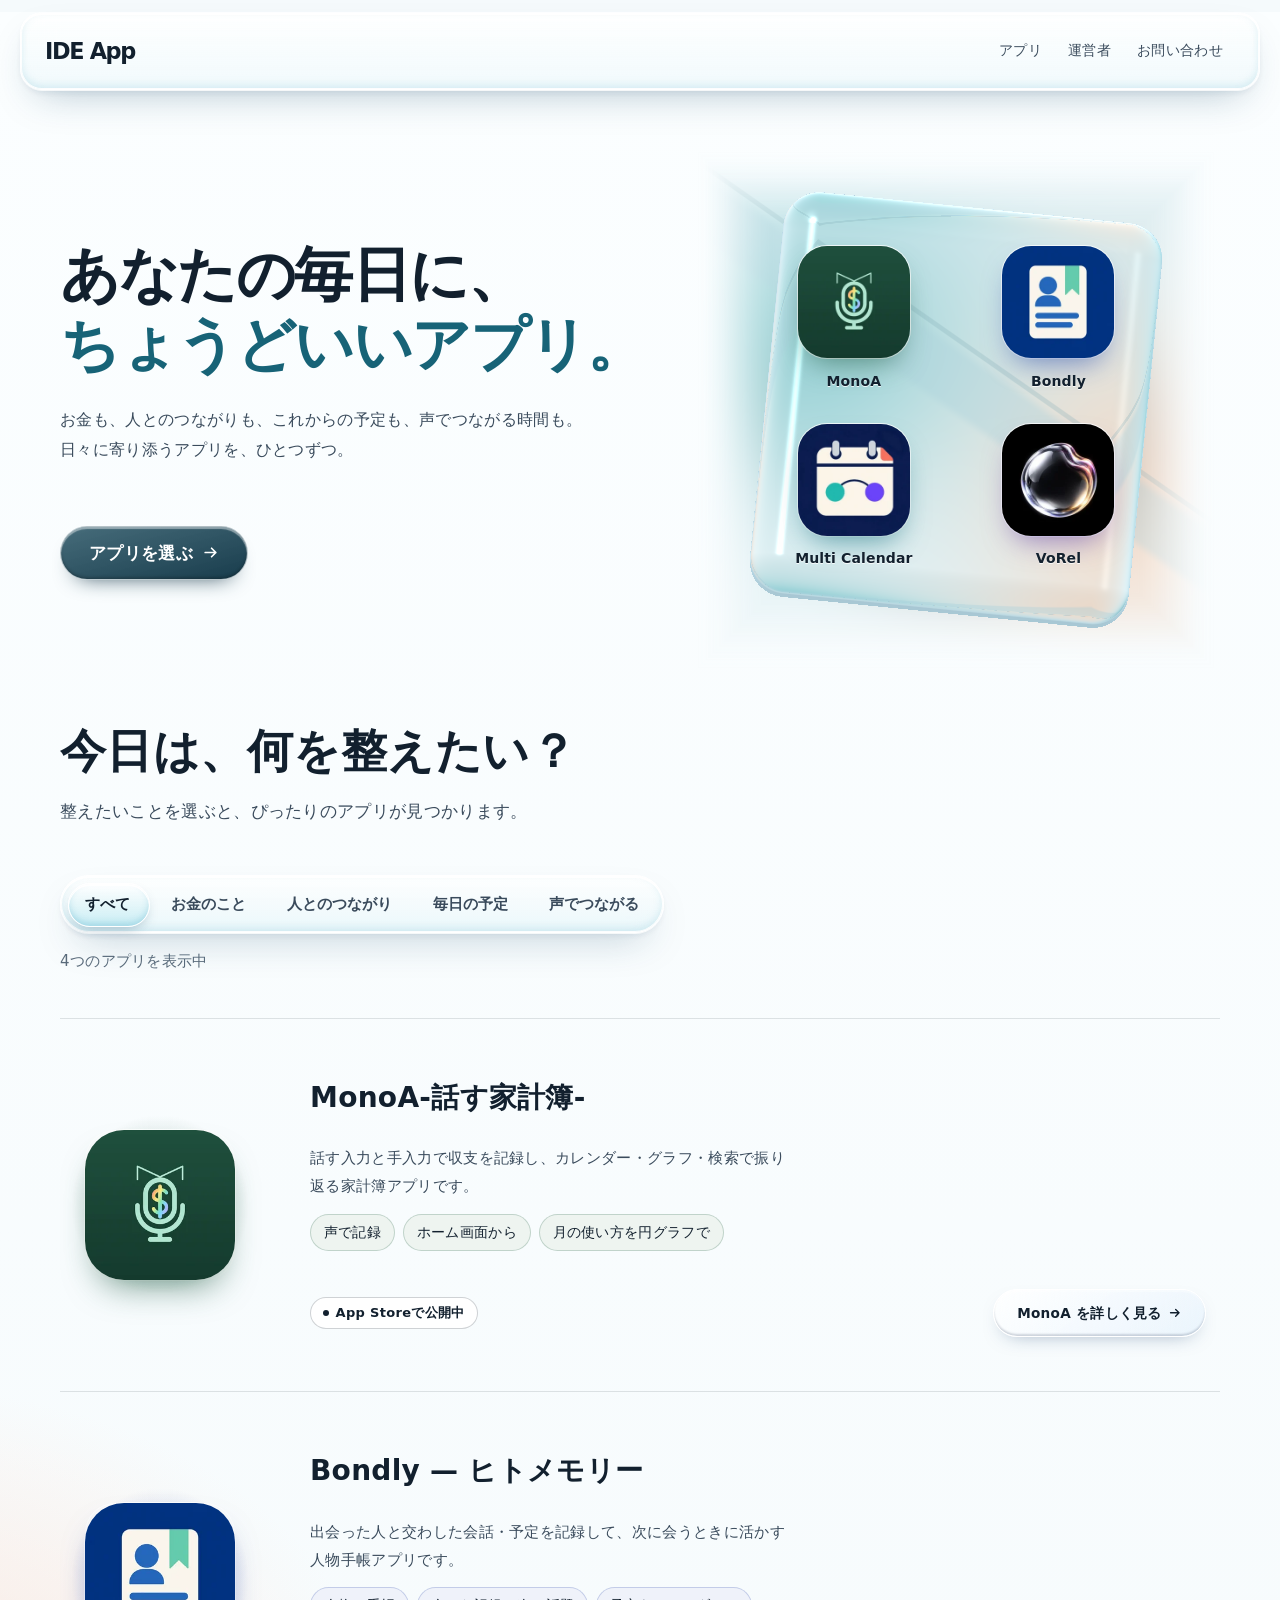
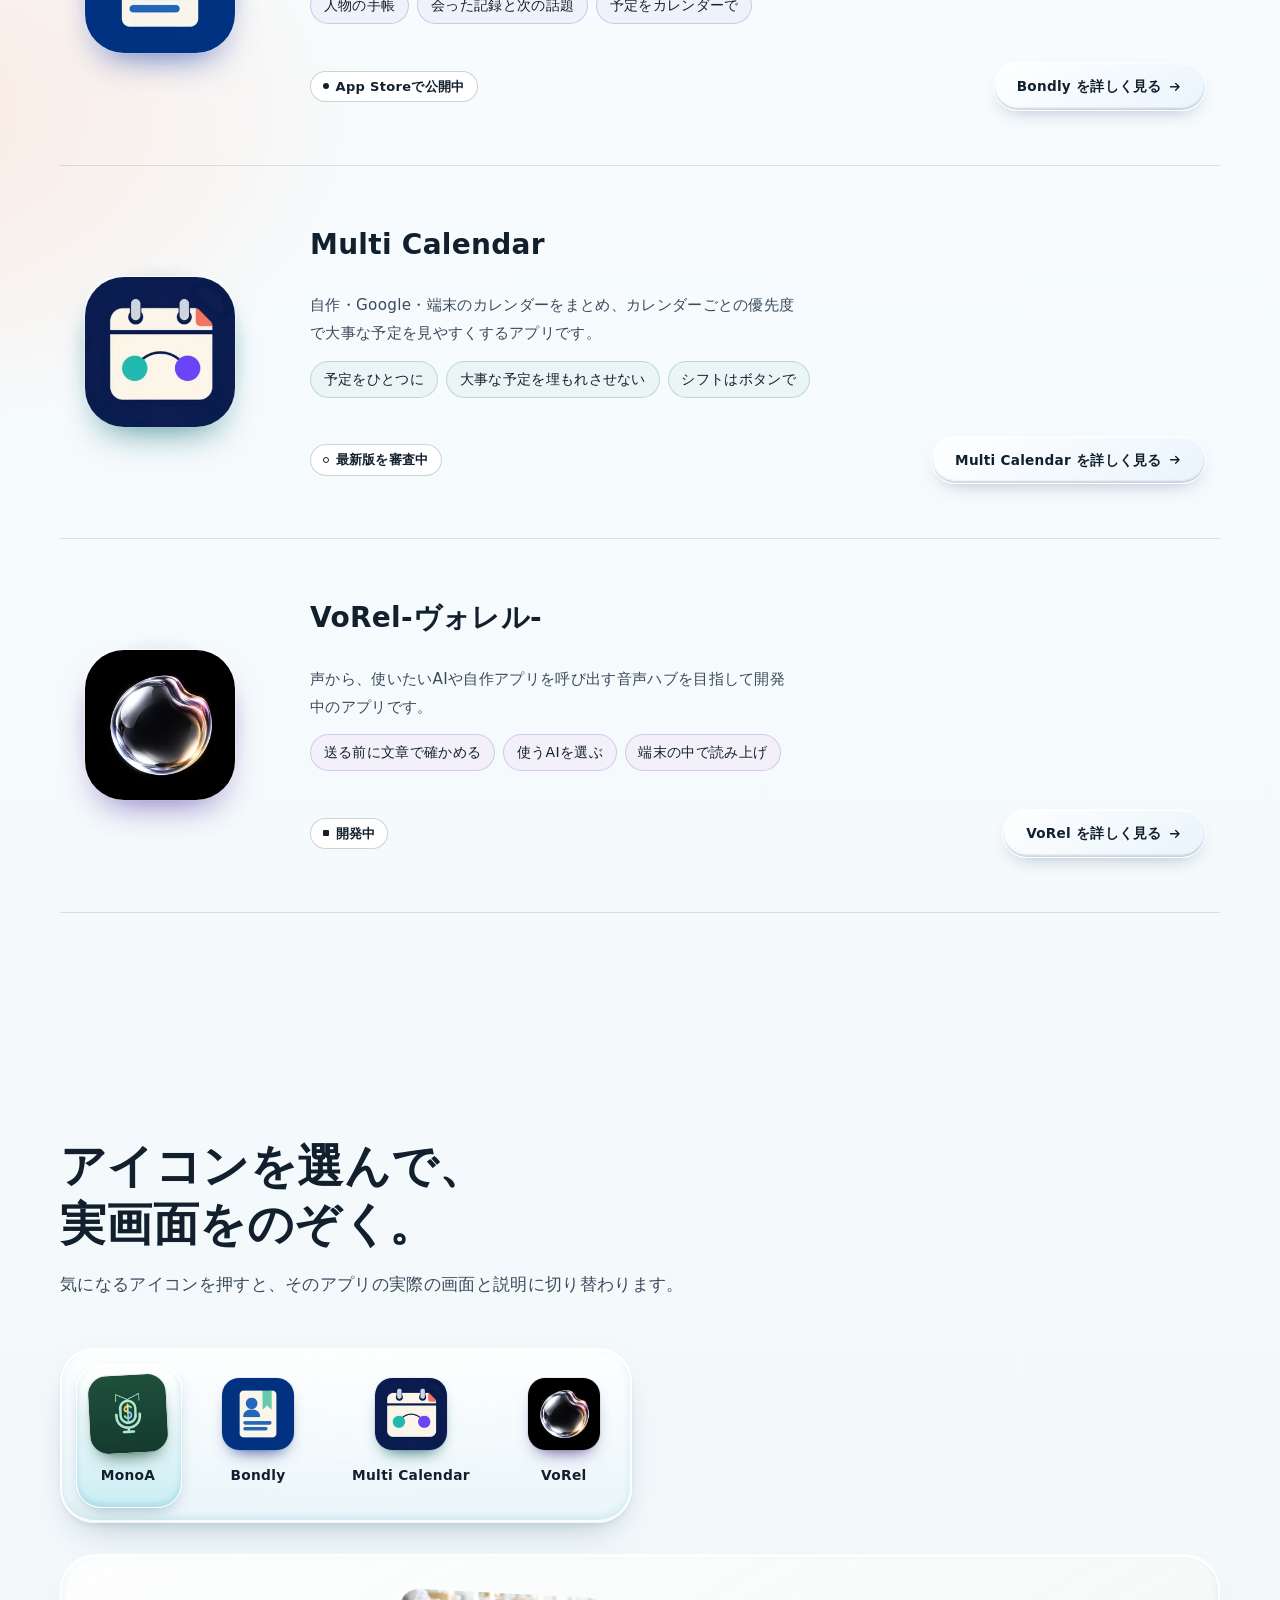
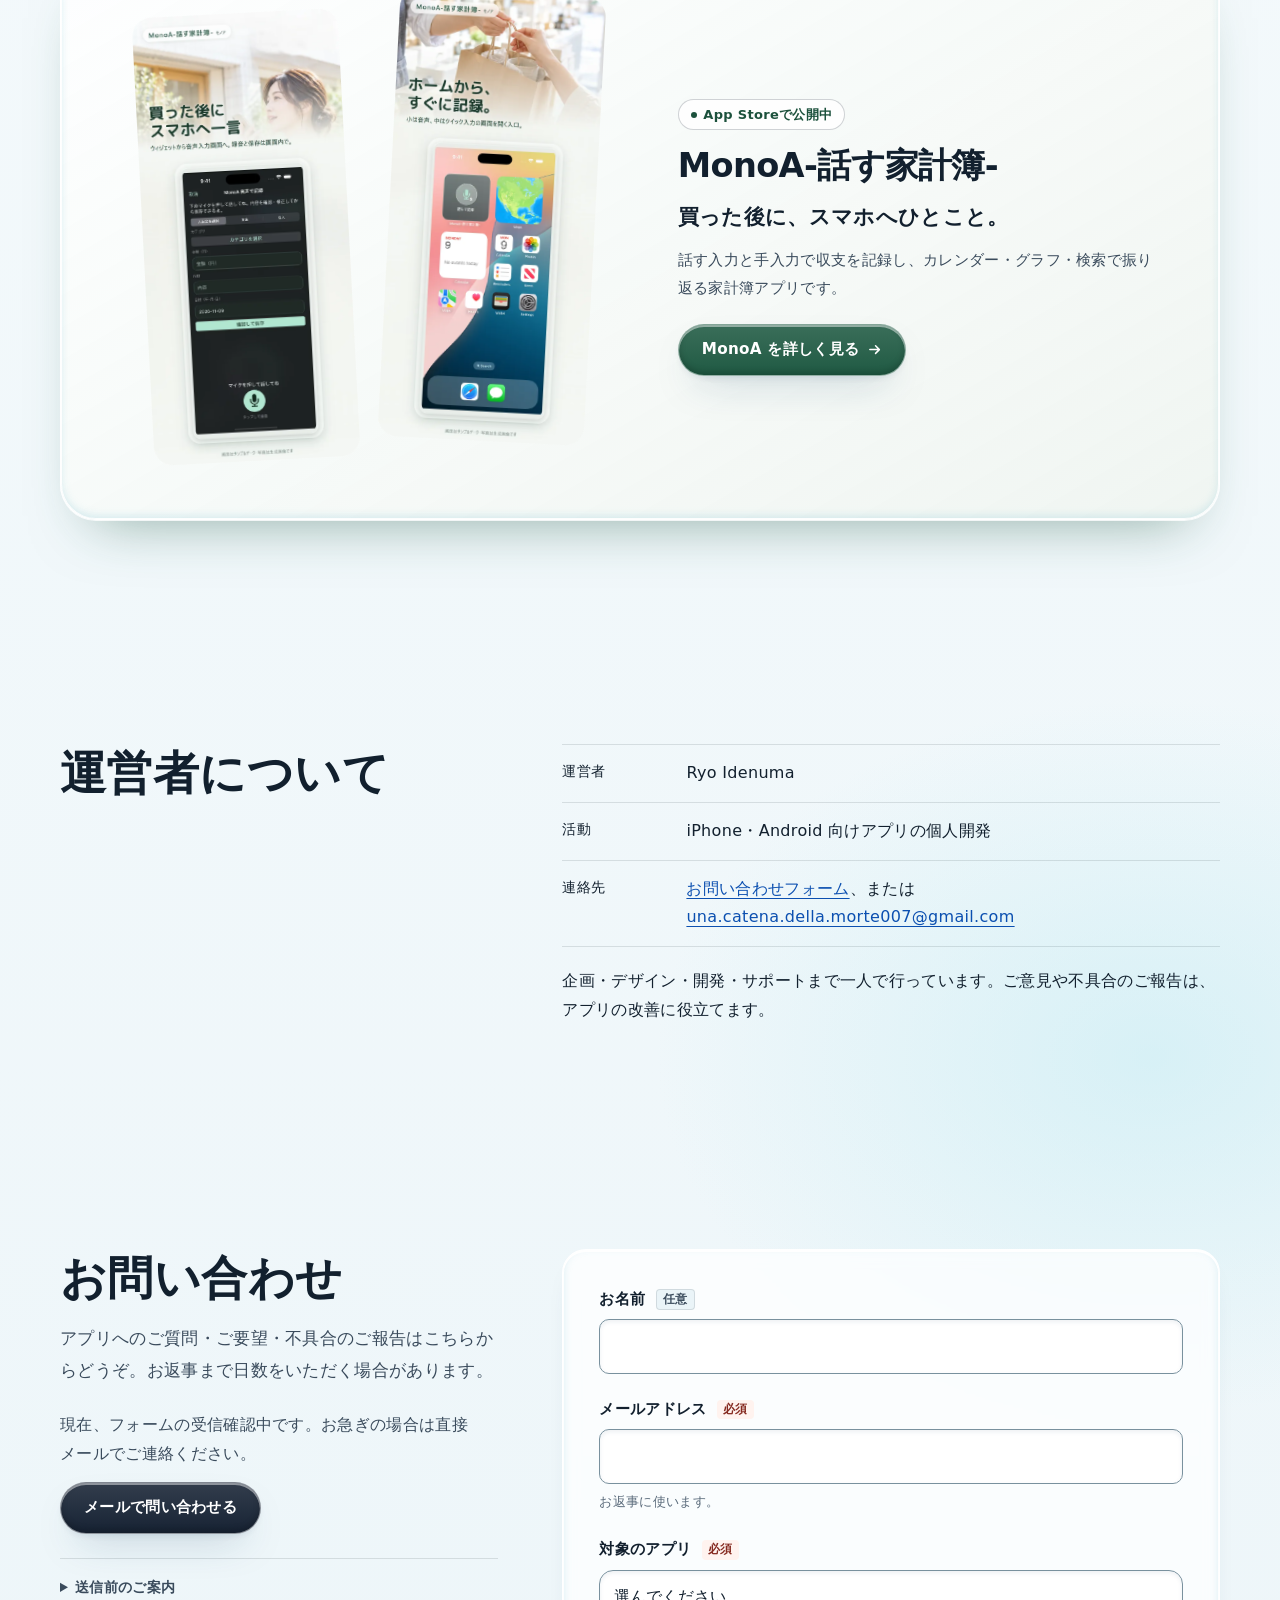
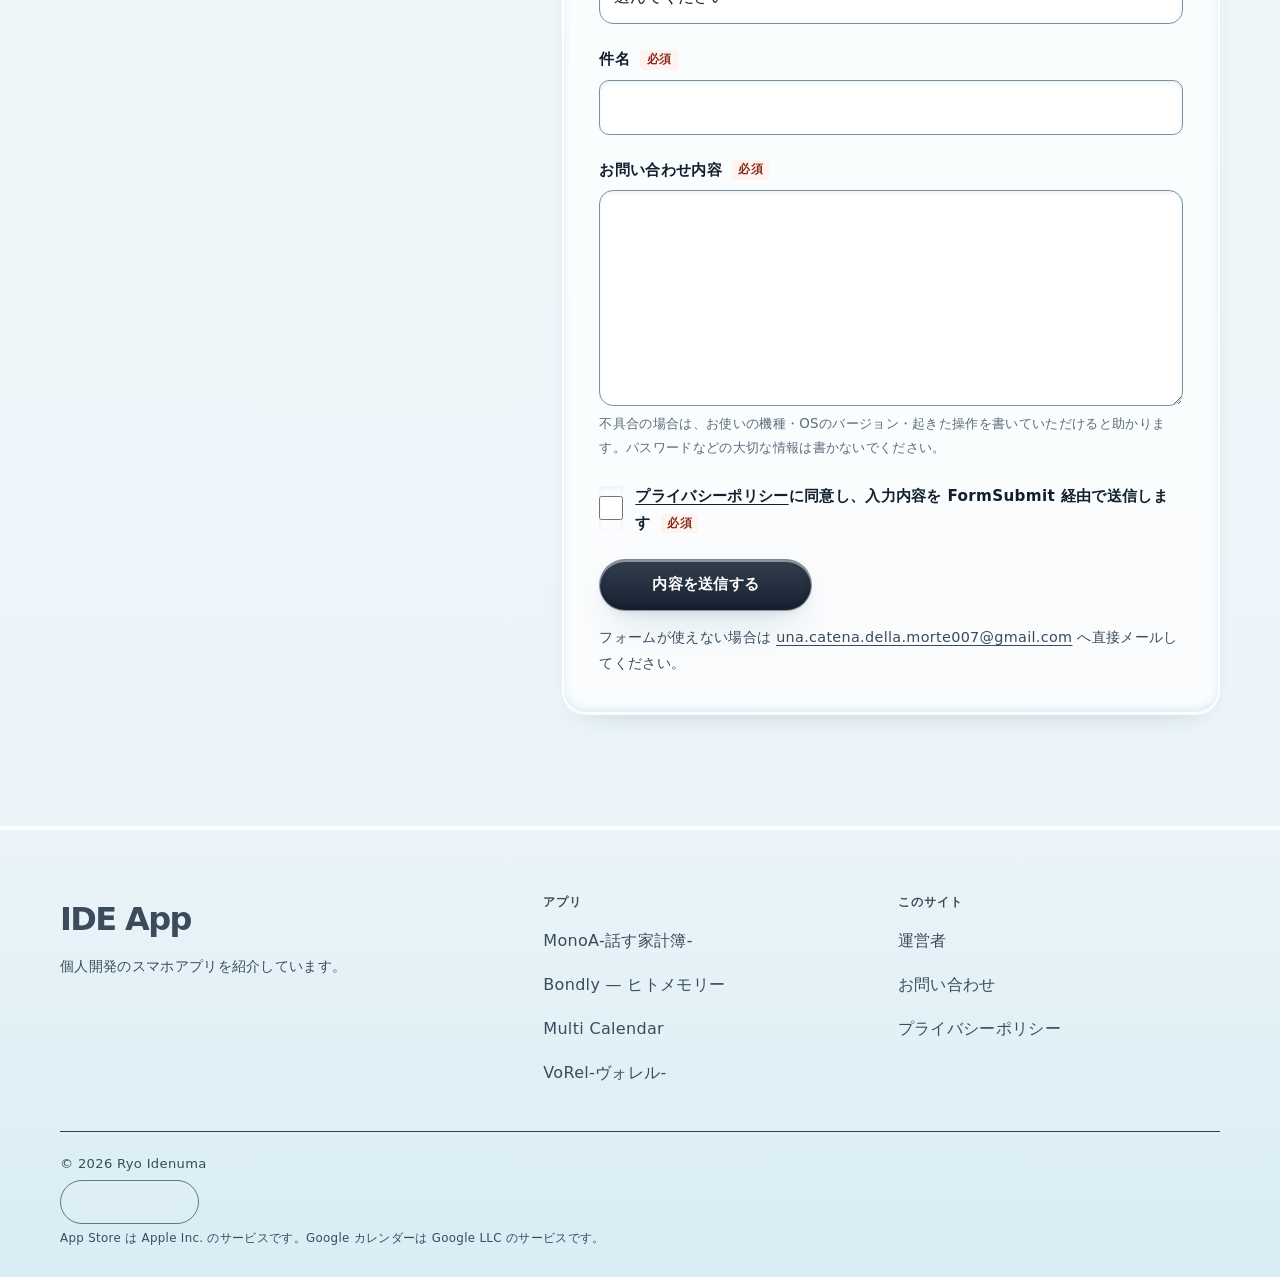
<file: index.html>
<!doctype html>
<html lang="ja">
<head>
<meta charset="utf-8">
<meta name="viewport" content="width=device-width, initial-scale=1">
<title>IDE App</title>
<meta name="description" content="個人開発者 Ryo Idenuma が作っているスマホアプリ（MonoA-話す家計簿- / Bondly / Multi Calendar / VoRel-ヴォレル-）の紹介サイトです。実際の画面と紹介動画で、使い方と配布状況をご案内します。">
<link rel="canonical" href="https://unacatenadellamorte-cmd.github.io/ryo-apps/">
<meta name="theme-color" content="#ffffff">
<meta name="color-scheme" content="light">
<meta name="referrer" content="strict-origin-when-cross-origin">
<meta property="og:type" content="website">
<meta property="og:locale" content="ja_JP">
<meta property="og:site_name" content="IDE App">
<meta property="og:title" content="IDE App">
<meta property="og:description" content="個人開発者 Ryo Idenuma が作っているスマホアプリ（MonoA-話す家計簿- / Bondly / Multi Calendar / VoRel-ヴォレル-）の紹介サイトです。実際の画面と紹介動画で、使い方と配布状況をご案内します。">
<meta property="og:url" content="https://unacatenadellamorte-cmd.github.io/ryo-apps/">
<meta property="og:image" content="https://unacatenadellamorte-cmd.github.io/ryo-apps/assets/og/og-default.png">
<meta property="og:image:width" content="1200">
<meta property="og:image:height" content="630">
<meta name="twitter:card" content="summary_large_image">
<link rel="icon" href="favicon.svg" type="image/svg+xml">
<link rel="icon" href="favicon-32.png" sizes="32x32" type="image/png">
<link rel="apple-touch-icon" href="apple-touch-icon.png">
<link rel="stylesheet" href="assets/css/site.css?v=20261119-atelier">
<link rel="stylesheet" href="assets/css/atelier.css?v=20261119-atelier">
<script src="site-config.js?v=20261119-atelier" defer></script>
<script src="assets/js/site.js?v=20261119-atelier" defer></script>
<script src="assets/js/experience.js?v=20261119-atelier" defer></script>
<script src="assets/js/glass-optics.js?v=20261119-atelier" defer></script>
</head>
<body class="page-home">
<a class="skip" href="#main">本文へ移動</a>
<div class="glass-atmosphere" aria-hidden="true"><span></span><span></span><span></span></div>
<header class="site-header" data-edit-id="site-header">
  <div class="wrap header-in">
    <a class="brand" href="index.html" data-edit-id="brand"><span class="brand-mark" aria-hidden="true">I</span><span class="brand-text">IDE App</span></a>
    <nav aria-label="サイト内">
      <ul class="nav">
        <li><a href="index.html#apps" data-edit-id="nav-apps">アプリ</a></li>
        <li><a href="index.html#about" data-edit-id="nav-about">運営者</a></li>
        <li><a href="index.html#contact" data-edit-id="nav-contact">お問い合わせ</a></li>
      </ul>
    </nav>
  </div>
  <nav class="app-switch" aria-label="アプリごとの紹介ページ">
    <ul class="wrap"><li><a href="apps/monoa/index.html" style="--app:#1f5a43" data-edit-id="switch-monoa"><img class="dot" src="assets/media/monoa/icon.webp?v=20261119-atelier" alt="" width="24" height="24" decoding="async">MonoA</a></li><li><a href="apps/bondly/index.html" style="--app:#2747a8" data-edit-id="switch-bondly"><img class="dot" src="assets/media/bondly/icon.webp?v=20261119-atelier" alt="" width="24" height="24" decoding="async">Bondly</a></li><li><a href="apps/multicalendar/index.html" style="--app:#0d6b78" data-edit-id="switch-multicalendar"><img class="dot" src="assets/media/multicalendar/icon.webp?v=20261119-atelier" alt="" width="24" height="24" decoding="async">Multi Calendar</a></li><li><a href="apps/vorel/index.html" style="--app:#5b3fa8" data-edit-id="switch-vorel"><img class="dot" src="assets/media/vorel/icon.webp?v=20261119-atelier" alt="" width="24" height="24" decoding="async">VoRel</a></li></ul>
  </nav>
  <div class="reading-progress" aria-hidden="true"><span data-reading-progress></span></div>
</header>

<main id="main">
  <section class="hero" aria-labelledby="hero-title" data-edit-id="hero">
    <div class="wrap hero-in">
      <div class="hero-text">
        <h1 id="hero-title" class="hero-title" data-edit-id="hero-title">あなたの毎日に、<br><span class="nb">ちょうどいいアプリ。</span></h1>
        <p class="hero-lead" data-edit-id="hero-lead">お金も、人とのつながりも、これからの予定も、声でつながる時間も。<br>日々に寄り添うアプリを、ひとつずつ。</p>
        <a class="btn hero-cta" href="#apps" data-edit-id="hero-apps">アプリを選ぶ<svg class="i" aria-hidden="true" viewBox="0 0 16 16"><path d="M3 8h10M9 4l4 4-4 4" fill="none" stroke="currentColor" stroke-width="1.6" stroke-linecap="round" stroke-linejoin="round"/></svg></a>
      </div>
      <div class="hero-glass-display">
        <canvas class="glass-optic" data-glass-optic aria-hidden="true"></canvas>
        <div class="hero-shots" role="group" aria-label="4つのアプリのアイコン"><figure class="hero-shot hero-shot-1" style="--app:#1f5a43;--app-tint:#e6efe9" data-edit-id="hero-screen-monoa"><a class="shelf-link" href="#show-monoa" data-show-link="monoa" aria-label="MonoAの実画面と説明を見る"><img src="assets/media/monoa/icon.webp?v=20261119-atelier" alt="" width="256" height="256" decoding="async" fetchpriority="high" class="hero-icon"><span class="hero-icon-name">MonoA</span></a></figure><figure class="hero-shot hero-shot-2" style="--app:#2747a8;--app-tint:#e8ecf8" data-edit-id="hero-screen-bondly"><a class="shelf-link" href="#show-bondly" data-show-link="bondly" aria-label="Bondlyの実画面と説明を見る"><img src="assets/media/bondly/icon.webp?v=20261119-atelier" alt="" width="256" height="256" decoding="async" fetchpriority="high" class="hero-icon"><span class="hero-icon-name">Bondly</span></a></figure><figure class="hero-shot hero-shot-3" style="--app:#0d6b78;--app-tint:#e2f0f1" data-edit-id="hero-screen-multicalendar"><a class="shelf-link" href="#show-multicalendar" data-show-link="multicalendar" aria-label="Multi Calendarの実画面と説明を見る"><img src="assets/media/multicalendar/icon.webp?v=20261119-atelier" alt="" width="256" height="256" decoding="async" fetchpriority="high" class="hero-icon"><span class="hero-icon-name">Multi Calendar</span></a></figure><figure class="hero-shot hero-shot-4" style="--app:#5b3fa8;--app-tint:#eeeaf7" data-edit-id="hero-screen-vorel"><a class="shelf-link" href="#show-vorel" data-show-link="vorel" aria-label="VoRelの実画面と説明を見る"><img src="assets/media/vorel/icon.webp?v=20261119-atelier" alt="" width="256" height="256" decoding="async" fetchpriority="high" class="hero-icon"><span class="hero-icon-name">VoRel</span></a></figure>        </div>
      </div>
    </div>
  </section>

  <section class="section apps" id="apps" aria-labelledby="apps-title">
    <div class="wrap">
      <header class="section-head">
        <h2 id="apps-title" class="section-title" data-edit-id="apps-title">今日は、何を整えたい？</h2>
        <p class="section-lead">整えたいことを選ぶと、ぴったりのアプリが見つかります。</p>
      </header>
      <div class="app-picker" data-app-picker hidden>
        <div class="app-filters" role="group" aria-label="用途でアプリを選ぶ">
          <button type="button" data-app-filter="all" aria-pressed="true">すべて</button>
          <button type="button" data-app-filter="monoa" aria-pressed="false">お金のこと</button>
          <button type="button" data-app-filter="bondly" aria-pressed="false">人とのつながり</button>
          <button type="button" data-app-filter="multicalendar" aria-pressed="false">毎日の予定</button>
          <button type="button" data-app-filter="vorel" aria-pressed="false">声でつながる</button>
        </div>
        <p class="app-filter-status" data-app-filter-status role="status" aria-live="polite">4つのアプリを表示中</p>
      </div>
      <div class="app-grid">
    <article class="app-card" id="app-monoa" style="--app:#1f5a43;--app-tint:#e6efe9" data-edit-id="app-row-monoa">
      <a class="app-card-media" href="apps/monoa/index.html" tabindex="-1" aria-hidden="true">
        <img src="assets/media/monoa/icon.webp?v=20261119-atelier" alt="" width="256" height="256" loading="lazy" decoding="async" class="card-icon">
        <span class="card-catch">買った後に、スマホへひとこと。</span>
      </a>
      <div class="app-card-body">
        <div class="app-id">
          <div class="app-id-text">
            <h3 class="app-name" data-edit-id="app-row-monoa-name">MonoA-話す家計簿-</h3>
          </div>
        </div>
        <p class="app-lead">話す入力と手入力で収支を記録し、カレンダー・グラフ・検索で振り返る家計簿アプリです。</p>
        <ul class="app-points" aria-label="主な機能"><li>声で記録</li><li>ホーム画面から</li><li>月の使い方を円グラフで</li></ul>
        <div class="app-card-foot">
          <p class="app-meta"><span class="status status-live">App Storeで公開中</span></p>
          <a class="btn btn-app" href="apps/monoa/index.html" data-edit-id="app-row-monoa-more">MonoA を詳しく見る<svg class="i" aria-hidden="true" viewBox="0 0 16 16"><path d="M3 8h10M9 4l4 4-4 4" fill="none" stroke="currentColor" stroke-width="1.6" stroke-linecap="round" stroke-linejoin="round"/></svg></a>
        </div>
      </div>
    </article>
    <article class="app-card" id="app-bondly" style="--app:#2747a8;--app-tint:#e8ecf8" data-edit-id="app-row-bondly">
      <a class="app-card-media" href="apps/bondly/index.html" tabindex="-1" aria-hidden="true">
        <img src="assets/media/bondly/icon.webp?v=20261119-atelier" alt="" width="256" height="256" loading="lazy" decoding="async" class="card-icon">
        <span class="card-catch">会った人のことを、ひとつの手帳に。</span>
      </a>
      <div class="app-card-body">
        <div class="app-id">
          <div class="app-id-text">
            <h3 class="app-name" data-edit-id="app-row-bondly-name">Bondly — ヒトメモリー</h3>
          </div>
        </div>
        <p class="app-lead">出会った人と交わした会話・予定を記録して、次に会うときに活かす人物手帳アプリです。</p>
        <ul class="app-points" aria-label="主な機能"><li>人物の手帳</li><li>会った記録と次の話題</li><li>予定をカレンダーで</li></ul>
        <div class="app-card-foot">
          <p class="app-meta"><span class="status status-live">App Storeで公開中</span></p>
          <a class="btn btn-app" href="apps/bondly/index.html" data-edit-id="app-row-bondly-more">Bondly を詳しく見る<svg class="i" aria-hidden="true" viewBox="0 0 16 16"><path d="M3 8h10M9 4l4 4-4 4" fill="none" stroke="currentColor" stroke-width="1.6" stroke-linecap="round" stroke-linejoin="round"/></svg></a>
        </div>
      </div>
    </article>
    <article class="app-card" id="app-multicalendar" style="--app:#0d6b78;--app-tint:#e2f0f1" data-edit-id="app-row-multicalendar">
      <a class="app-card-media" href="apps/multicalendar/index.html" tabindex="-1" aria-hidden="true">
        <img src="assets/media/multicalendar/icon.webp?v=20261119-atelier" alt="" width="256" height="256" loading="lazy" decoding="async" class="card-icon">
        <span class="card-catch">仕事も暮らしもシフトも、ひとつに。</span>
      </a>
      <div class="app-card-body">
        <div class="app-id">
          <div class="app-id-text">
            <h3 class="app-name" data-edit-id="app-row-multicalendar-name">Multi Calendar</h3>
          </div>
        </div>
        <p class="app-lead">自作・Google・端末のカレンダーをまとめ、カレンダーごとの優先度で大事な予定を見やすくするアプリです。</p>
        <ul class="app-points" aria-label="主な機能"><li>予定をひとつに</li><li>大事な予定を埋もれさせない</li><li>シフトはボタンで</li></ul>
        <div class="app-card-foot">
          <p class="app-meta"><span class="status status-review">最新版を審査中</span></p>
          <a class="btn btn-app" href="apps/multicalendar/index.html" data-edit-id="app-row-multicalendar-more">Multi Calendar を詳しく見る<svg class="i" aria-hidden="true" viewBox="0 0 16 16"><path d="M3 8h10M9 4l4 4-4 4" fill="none" stroke="currentColor" stroke-width="1.6" stroke-linecap="round" stroke-linejoin="round"/></svg></a>
        </div>
      </div>
    </article>
    <article class="app-card" id="app-vorel" style="--app:#5b3fa8;--app-tint:#eeeaf7" data-edit-id="app-row-vorel">
      <a class="app-card-media" href="apps/vorel/index.html" tabindex="-1" aria-hidden="true">
        <img src="assets/media/vorel/icon.webp?v=20261119-atelier" alt="" width="256" height="256" loading="lazy" decoding="async" class="card-icon">
        <span class="card-catch">ひと声から、つながる。</span>
      </a>
      <div class="app-card-body">
        <div class="app-id">
          <div class="app-id-text">
            <h3 class="app-name" data-edit-id="app-row-vorel-name">VoRel-ヴォレル-</h3>
          </div>
        </div>
        <p class="app-lead">声から、使いたいAIや自作アプリを呼び出す音声ハブを目指して開発中のアプリです。</p>
        <ul class="app-points" aria-label="主な機能"><li>送る前に文章で確かめる</li><li>使うAIを選ぶ</li><li>端末の中で読み上げ</li></ul>
        <div class="app-card-foot">
          <p class="app-meta"><span class="status status-dev">開発中</span></p>
          <a class="btn btn-app" href="apps/vorel/index.html" data-edit-id="app-row-vorel-more">VoRel を詳しく見る<svg class="i" aria-hidden="true" viewBox="0 0 16 16"><path d="M3 8h10M9 4l4 4-4 4" fill="none" stroke="currentColor" stroke-width="1.6" stroke-linecap="round" stroke-linejoin="round"/></svg></a>
        </div>
      </div>
    </article>
      </div>
    </div>
  </section>

  <section class="section showcase" id="showcase" aria-labelledby="showcase-title" data-showcase>
    <div class="wrap">
      <header class="section-head">
        <h2 id="showcase-title" class="section-title">アイコンを選んで、実画面をのぞく。</h2>
        <p class="section-lead">気になるアイコンを押すと、そのアプリの実際の画面と説明に切り替わります。</p>
      </header>
      <ul class="shelf" aria-label="アプリを選ぶ"><li><a class="shelf-tile" href="#show-monoa" data-show="monoa" style="--app:#1f5a43;--app-tint:#e6efe9"><img src="assets/media/monoa/icon.webp?v=20261119-atelier" alt="" width="256" height="256" loading="lazy" decoding="async" class="shelf-icon"><span class="shelf-name">MonoA</span></a></li><li><a class="shelf-tile" href="#show-bondly" data-show="bondly" style="--app:#2747a8;--app-tint:#e8ecf8"><img src="assets/media/bondly/icon.webp?v=20261119-atelier" alt="" width="256" height="256" loading="lazy" decoding="async" class="shelf-icon"><span class="shelf-name">Bondly</span></a></li><li><a class="shelf-tile" href="#show-multicalendar" data-show="multicalendar" style="--app:#0d6b78;--app-tint:#e2f0f1"><img src="assets/media/multicalendar/icon.webp?v=20261119-atelier" alt="" width="256" height="256" loading="lazy" decoding="async" class="shelf-icon"><span class="shelf-name">Multi Calendar</span></a></li><li><a class="shelf-tile" href="#show-vorel" data-show="vorel" style="--app:#5b3fa8;--app-tint:#eeeaf7"><img src="assets/media/vorel/icon.webp?v=20261119-atelier" alt="" width="256" height="256" loading="lazy" decoding="async" class="shelf-icon"><span class="shelf-name">VoRel</span></a></li></ul>
      <div class="stage-list">
      <article class="stage stage-1" id="show-monoa" data-stage="monoa" style="--app:#1f5a43;--app-tint:#e6efe9" aria-labelledby="show-monoa-name">
        <div class="stage-visual"><figure class="stage-shot stage-shot-1"><img src="assets/media/monoa/screen-voice.webp?v=20261119-atelier" alt="音声入力の画面。話した内容を確認してから保存します。" width="640" height="1391" loading="lazy" decoding="async" class="phone"></figure><figure class="stage-shot stage-shot-2"><img src="assets/media/monoa/screen-widgets.webp?v=20261119-atelier" alt="ホーム画面のウィジェット。音声入力とクイック入力を開けます。" width="640" height="1391" loading="lazy" decoding="async" class="phone"></figure></div>
        <div class="stage-text">
          <p class="stage-status"><span class="status status-live">App Storeで公開中</span></p>
          <h3 id="show-monoa-name" class="stage-name">MonoA-話す家計簿-</h3>
          <p class="stage-catch">買った後に、スマホへひとこと。</p>
          <p class="stage-lead">話す入力と手入力で収支を記録し、カレンダー・グラフ・検索で振り返る家計簿アプリです。</p>
          <a class="btn stage-link" href="apps/monoa/index.html">MonoA を詳しく見る<svg class="i" aria-hidden="true" viewBox="0 0 16 16"><path d="M3 8h10M9 4l4 4-4 4" fill="none" stroke="currentColor" stroke-width="1.6" stroke-linecap="round" stroke-linejoin="round"/></svg></a>
        </div>
      </article>
      <article class="stage stage-2" id="show-bondly" data-stage="bondly" style="--app:#2747a8;--app-tint:#e8ecf8" aria-labelledby="show-bondly-name">
        <div class="stage-visual"><figure class="stage-shot stage-shot-1"><img src="assets/media/bondly/screen-people.webp?v=20261119-atelier" alt="人物の詳細画面。プロフィールと会った回数・日付を表示します。" width="640" height="1391" loading="lazy" decoding="async" class="phone"></figure><figure class="stage-shot stage-shot-2"><img src="assets/media/bondly/screen-memory.webp?v=20261119-atelier" alt="メモと「次に話す話題」、会った記録の画面。" width="640" height="1391" loading="lazy" decoding="async" class="phone"></figure></div>
        <div class="stage-text">
          <p class="stage-status"><span class="status status-live">App Storeで公開中</span></p>
          <h3 id="show-bondly-name" class="stage-name">Bondly — ヒトメモリー</h3>
          <p class="stage-catch">会った人のことを、ひとつの手帳に。</p>
          <p class="stage-lead">出会った人と交わした会話・予定を記録して、次に会うときに活かす人物手帳アプリです。</p>
          <a class="btn stage-link" href="apps/bondly/index.html">Bondly を詳しく見る<svg class="i" aria-hidden="true" viewBox="0 0 16 16"><path d="M3 8h10M9 4l4 4-4 4" fill="none" stroke="currentColor" stroke-width="1.6" stroke-linecap="round" stroke-linejoin="round"/></svg></a>
        </div>
      </article>
      <article class="stage stage-3" id="show-multicalendar" data-stage="multicalendar" style="--app:#0d6b78;--app-tint:#e2f0f1" aria-labelledby="show-multicalendar-name">
        <div class="stage-visual"><figure class="stage-shot stage-shot-1"><img src="assets/media/multicalendar/screen-month.webp?v=20261119-atelier" alt="シフトと予定が並ぶ月カレンダーの画面。" width="640" height="1387" loading="lazy" decoding="async" class="phone"></figure><figure class="stage-shot stage-shot-2"><img src="assets/media/multicalendar/screen-order.webp?v=20261119-atelier" alt="カレンダーの並び順（優先度）を決める画面。" width="640" height="1387" loading="lazy" decoding="async" class="phone"></figure></div>
        <div class="stage-text">
          <p class="stage-status"><span class="status status-review">最新版を審査中</span></p>
          <h3 id="show-multicalendar-name" class="stage-name">Multi Calendar</h3>
          <p class="stage-catch">仕事も暮らしもシフトも、ひとつに。</p>
          <p class="stage-lead">自作・Google・端末のカレンダーをまとめ、カレンダーごとの優先度で大事な予定を見やすくするアプリです。</p>
          <a class="btn stage-link" href="apps/multicalendar/index.html">Multi Calendar を詳しく見る<svg class="i" aria-hidden="true" viewBox="0 0 16 16"><path d="M3 8h10M9 4l4 4-4 4" fill="none" stroke="currentColor" stroke-width="1.6" stroke-linecap="round" stroke-linejoin="round"/></svg></a>
        </div>
      </article>
      <article class="stage stage-4" id="show-vorel" data-stage="vorel" style="--app:#5b3fa8;--app-tint:#eeeaf7" aria-labelledby="show-vorel-name">
        <div class="stage-visual"><figure class="stage-shot stage-shot-1"><img src="assets/media/vorel/screen-voice.webp?v=20261119-atelier" alt="開発中の音声入力画面。水滴のキャラクターが表示されます。" width="640" height="1391" loading="lazy" decoding="async" class="phone"></figure><figure class="stage-shot stage-shot-2"><img src="assets/media/vorel/screen-confirm.webp?v=20261119-atelier" alt="開発中の画面。声で入力した文章を確認してから送ります。" width="640" height="1391" loading="lazy" decoding="async" class="phone"></figure></div>
        <div class="stage-text">
          <p class="stage-status"><span class="status status-dev">開発中</span></p>
          <h3 id="show-vorel-name" class="stage-name">VoRel-ヴォレル-</h3>
          <p class="stage-catch">ひと声から、つながる。</p>
          <p class="stage-lead">声から、使いたいAIや自作アプリを呼び出す音声ハブを目指して開発中のアプリです。</p>
          <a class="btn stage-link" href="apps/vorel/index.html">VoRel を詳しく見る<svg class="i" aria-hidden="true" viewBox="0 0 16 16"><path d="M3 8h10M9 4l4 4-4 4" fill="none" stroke="currentColor" stroke-width="1.6" stroke-linecap="round" stroke-linejoin="round"/></svg></a>
        </div>
      </article>
      </div>
    </div>
  </section>

  <section class="section about" id="about" aria-labelledby="about-title">
    <div class="wrap about-in">
      <header class="section-head">
        <h2 id="about-title" class="section-title" data-edit-id="about-title">運営者について</h2>
      </header>
      <div class="about-body">
        <dl class="about-dl" data-edit-id="about-dl">
          <div><dt>運営者</dt><dd>Ryo Idenuma</dd></div>
          <div><dt>活動</dt><dd>iPhone・Android 向けアプリの個人開発</dd></div>
          <div><dt>連絡先</dt><dd><a href="#contact">お問い合わせフォーム</a>、または <a href="mailto:una.catena.della.morte007@gmail.com">una.catena.della.morte007@gmail.com</a></dd></div>
        </dl>
        <p class="about-text" data-edit-id="about-text">企画・デザイン・開発・サポートまで一人で行っています。ご意見や不具合のご報告は、アプリの改善に役立てます。</p>
        <div class="sns" data-sns hidden data-edit-id="about-sns"><p class="sns-label">SNSでも連絡できます</p><ul class="sns-list" data-sns-list></ul></div>
      </div>
    </div>
  </section>

  <section class="section contact" id="contact" aria-labelledby="contact-title">
    <div class="wrap contact-in">
      <header class="section-head">
        <h2 id="contact-title" class="section-title" data-edit-id="contact-title">お問い合わせ</h2>
        <p class="section-lead">アプリへのご質問・ご要望・不具合のご報告はこちらからどうぞ。お返事まで日数をいただく場合があります。</p>
      </header>

      <div class="mail-direct" data-edit-id="contact-mail-direct">
        <p class="mail-direct-text">現在、フォームの受信確認中です。お急ぎの場合は直接メールでご連絡ください。</p>
        <a class="btn btn-primary" href="mailto:una.catena.della.morte007@gmail.com" data-edit-id="contact-mail-button">メールで問い合わせる</a>
      </div>

      <details class="notice" data-edit-id="contact-notice">
        <summary class="notice-title">送信前のご案内</summary>
        <ul>
          <li>送信内容は、外部のフォーム送信サービス <strong>FormSubmit</strong>（formsubmit.co）を経由して、運営者のメールアドレス（una.catena.della.morte007@gmail.com）へ届きます。</li>
          <li>送信時に、FormSubmit のページでロボットではないことの確認（reCAPTCHA）が表示される場合があります。</li>
          <li>入力内容の扱いは <a href="privacy/index.html">プライバシーポリシー</a> をご覧ください。</li>
        </ul>
      </details>

      <form class="form" action="https://formsubmit.co/una.catena.della.morte007@gmail.com" method="POST" accept-charset="UTF-8" data-contact-form data-edit-id="contact-form">
        <input type="hidden" name="_subject" value="【IDE App】お問い合わせ">
        <input type="hidden" name="_template" value="table">
        <input type="hidden" name="_next" value="" data-next>
        <input type="hidden" name="_url" value="https://unacatenadellamorte-cmd.github.io/ryo-apps/">
        <div class="hp" aria-hidden="true"><label>この欄は空のままにしてください<input type="text" name="_honey" tabindex="-1" autocomplete="off"></label></div>

        <div class="field">
          <label for="f-name">お名前 <span class="opt">任意</span></label>
          <input id="f-name" name="お名前" type="text" autocomplete="name" maxlength="80">
        </div>
        <div class="field">
          <label for="f-email">メールアドレス <span class="req">必須</span></label>
          <input id="f-email" name="email" type="email" autocomplete="email" inputmode="email" required maxlength="254" aria-describedby="f-email-hint f-email-err">
          <p class="hint" id="f-email-hint">お返事に使います。</p>
          <p class="err" id="f-email-err" data-err hidden></p>
        </div>
        <div class="field">
          <label for="f-app">対象のアプリ <span class="req">必須</span></label>
          <select id="f-app" name="対象アプリ" required aria-describedby="f-app-err">
            <option value="">選んでください</option>
            <option value="MonoA-話す家計簿-" data-slug="monoa">MonoA-話す家計簿-</option><option value="Bondly — ヒトメモリー" data-slug="bondly">Bondly — ヒトメモリー</option><option value="Multi Calendar" data-slug="multicalendar">Multi Calendar</option><option value="VoRel-ヴォレル-" data-slug="vorel">VoRel-ヴォレル-</option>
            <option value="その他・サイト全般">その他・サイト全般</option>
          </select>
          <p class="err" id="f-app-err" data-err hidden></p>
        </div>
        <div class="field">
          <label for="f-subject">件名 <span class="req">必須</span></label>
          <input id="f-subject" name="件名" type="text" required maxlength="100" aria-describedby="f-subject-err">
          <p class="err" id="f-subject-err" data-err hidden></p>
        </div>
        <div class="field">
          <label for="f-message">お問い合わせ内容 <span class="req">必須</span></label>
          <textarea id="f-message" name="お問い合わせ内容" rows="7" required maxlength="4000" aria-describedby="f-message-hint f-message-err"></textarea>
          <p class="hint" id="f-message-hint">不具合の場合は、お使いの機種・OSのバージョン・起きた操作を書いていただけると助かります。パスワードなどの大切な情報は書かないでください。</p>
          <p class="err" id="f-message-err" data-err hidden></p>
        </div>
        <div class="field field-check">
          <input id="f-agree" name="同意" type="checkbox" value="プライバシーポリシーに同意" required aria-describedby="f-agree-err">
          <label for="f-agree"><a href="privacy/index.html">プライバシーポリシー</a>に同意し、入力内容を FormSubmit 経由で送信します <span class="req">必須</span></label>
          <p class="err" id="f-agree-err" data-err hidden></p>
        </div>
        <p class="form-summary" data-form-summary role="alert" hidden></p>
        <div class="form-actions">
          <button class="btn btn-primary" type="submit" data-edit-id="contact-submit">内容を送信する</button>
          <p class="form-alt">フォームが使えない場合は <a href="mailto:una.catena.della.morte007@gmail.com">una.catena.della.morte007@gmail.com</a> へ直接メールしてください。</p>
        </div>
      </form>
    </div>
  </section>
</main>
<footer class="site-footer" data-edit-id="site-footer">
  <div class="wrap footer-in">
    <div class="footer-brand">
      <p class="footer-name">IDE App</p>
      <p class="footer-note">個人開発のスマホアプリを紹介しています。</p>
      <div class="sns" data-sns hidden data-edit-id="footer-sns"><p class="sns-label">SNSでも連絡できます</p><ul class="sns-list" data-sns-list></ul></div>
    </div>
    <nav aria-label="フッター">
      <p class="footer-h">アプリ</p>
      <ul><li><a href="apps/monoa/index.html">MonoA-話す家計簿-</a></li><li><a href="apps/bondly/index.html">Bondly — ヒトメモリー</a></li><li><a href="apps/multicalendar/index.html">Multi Calendar</a></li><li><a href="apps/vorel/index.html">VoRel-ヴォレル-</a></li></ul>
    </nav>
    <nav aria-label="サイト情報">
      <p class="footer-h">このサイト</p>
      <ul>
        <li><a href="index.html#about">運営者</a></li>
        <li><a href="index.html#contact">お問い合わせ</a></li>
        <li><a href="privacy/index.html">プライバシーポリシー</a></li>
      </ul>
    </nav>
  </div>
  <div class="wrap footer-bottom">
    <p>© 2026 Ryo Idenuma</p>
    <button class="motion-toggle" type="button" data-motion-toggle aria-pressed="false" hidden>動きを控えめに</button>
    <p class="footer-small">App Store は Apple Inc. のサービスです。Google カレンダーは Google LLC のサービスです。</p>
  </div>
</footer>
<dialog class="viewer" data-viewer aria-label="アプリ画面の拡大表示">
  <div class="viewer-surface">
    <div class="viewer-bar">
      <p data-viewer-count></p>
      <button class="btn btn-ghost" type="button" data-viewer-close autofocus>閉じる</button>
    </div>
    <div class="viewer-media" data-viewer-media><img data-viewer-image alt="" width="640" height="1391"></div>
    <p class="viewer-caption" data-viewer-caption></p>
    <p class="viewer-state" data-viewer-state role="status" aria-live="polite"></p>
    <div class="viewer-actions">
      <button class="btn btn-ghost" type="button" data-viewer-prev>前の画面</button>
      <button class="btn btn-ghost" type="button" data-viewer-zoom aria-pressed="false">拡大する</button>
      <button class="btn btn-ghost" type="button" data-viewer-next>次の画面</button>
      <a data-viewer-original target="_blank" rel="noopener noreferrer">元の画像を開く<span class="visually-hidden">（新しいタブで開きます）</span></a>
    </div>
  </div>
</dialog>
</body>
</html>
</file>
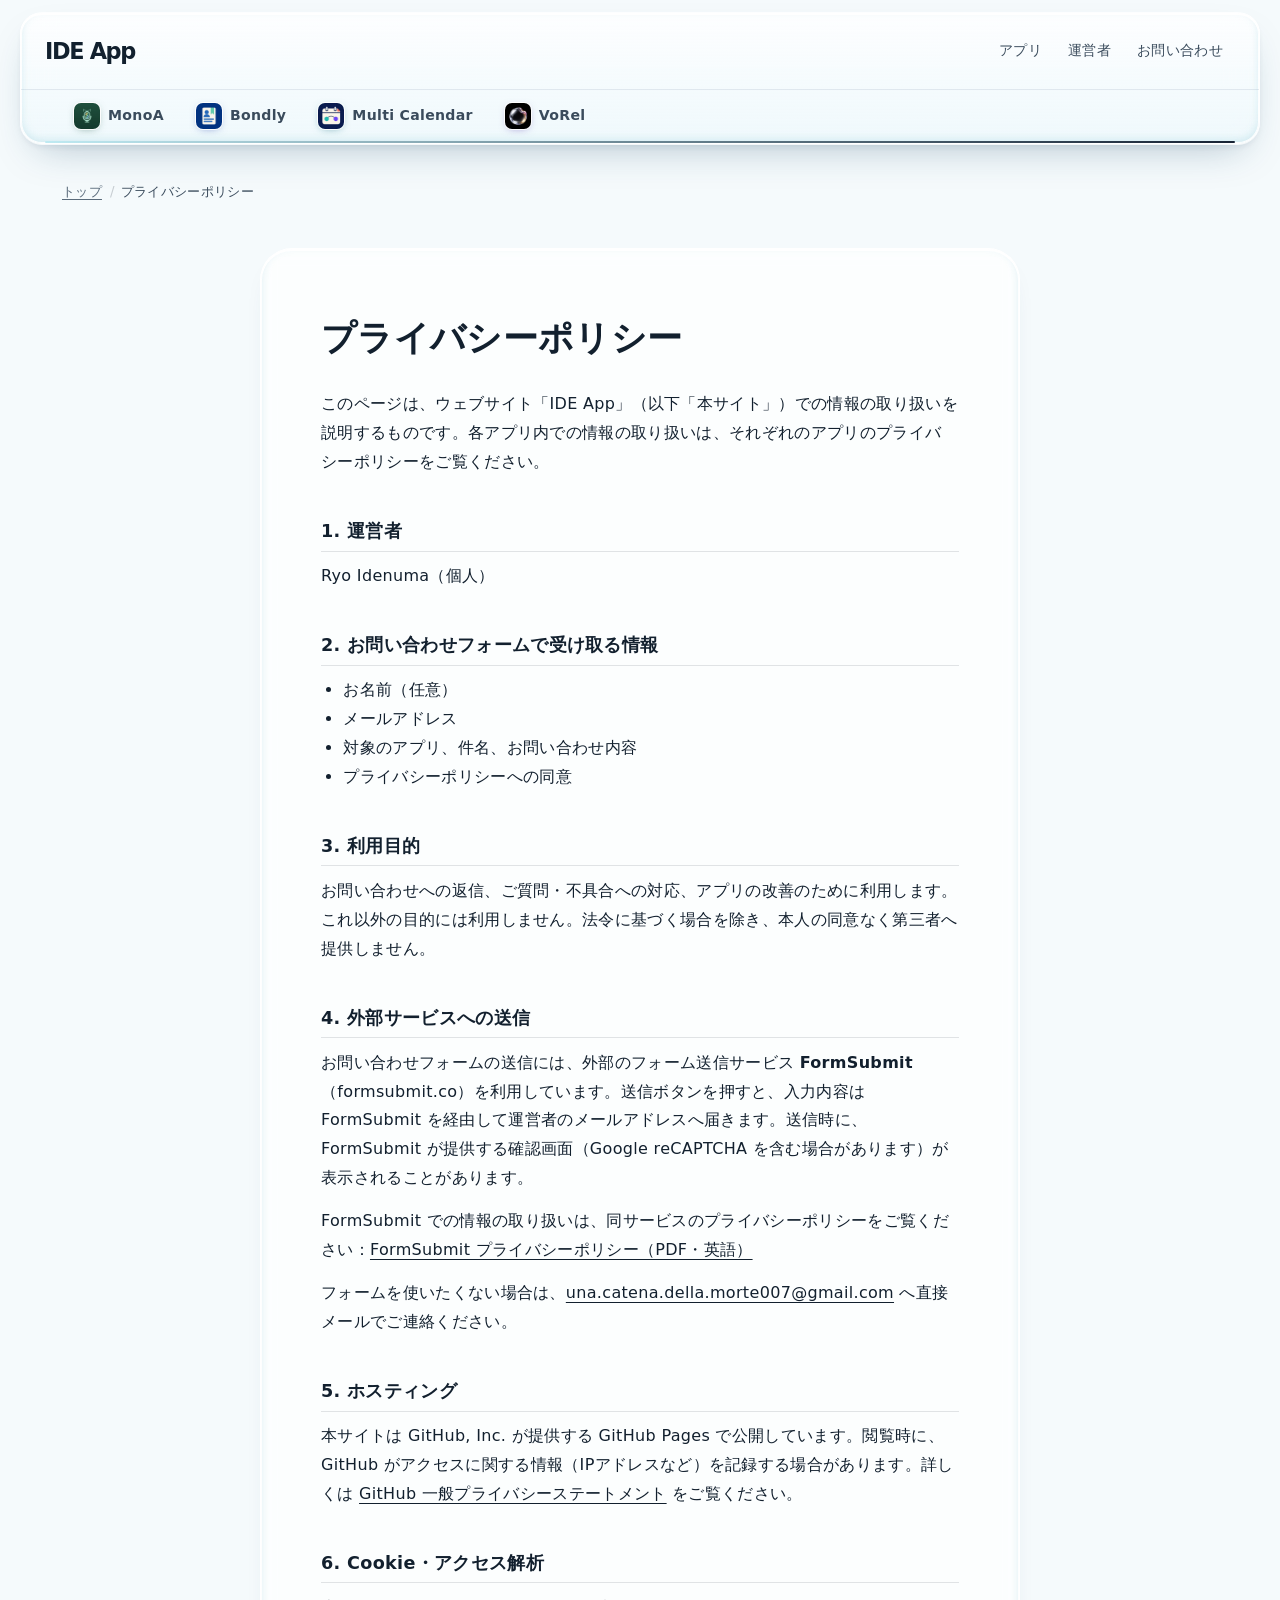
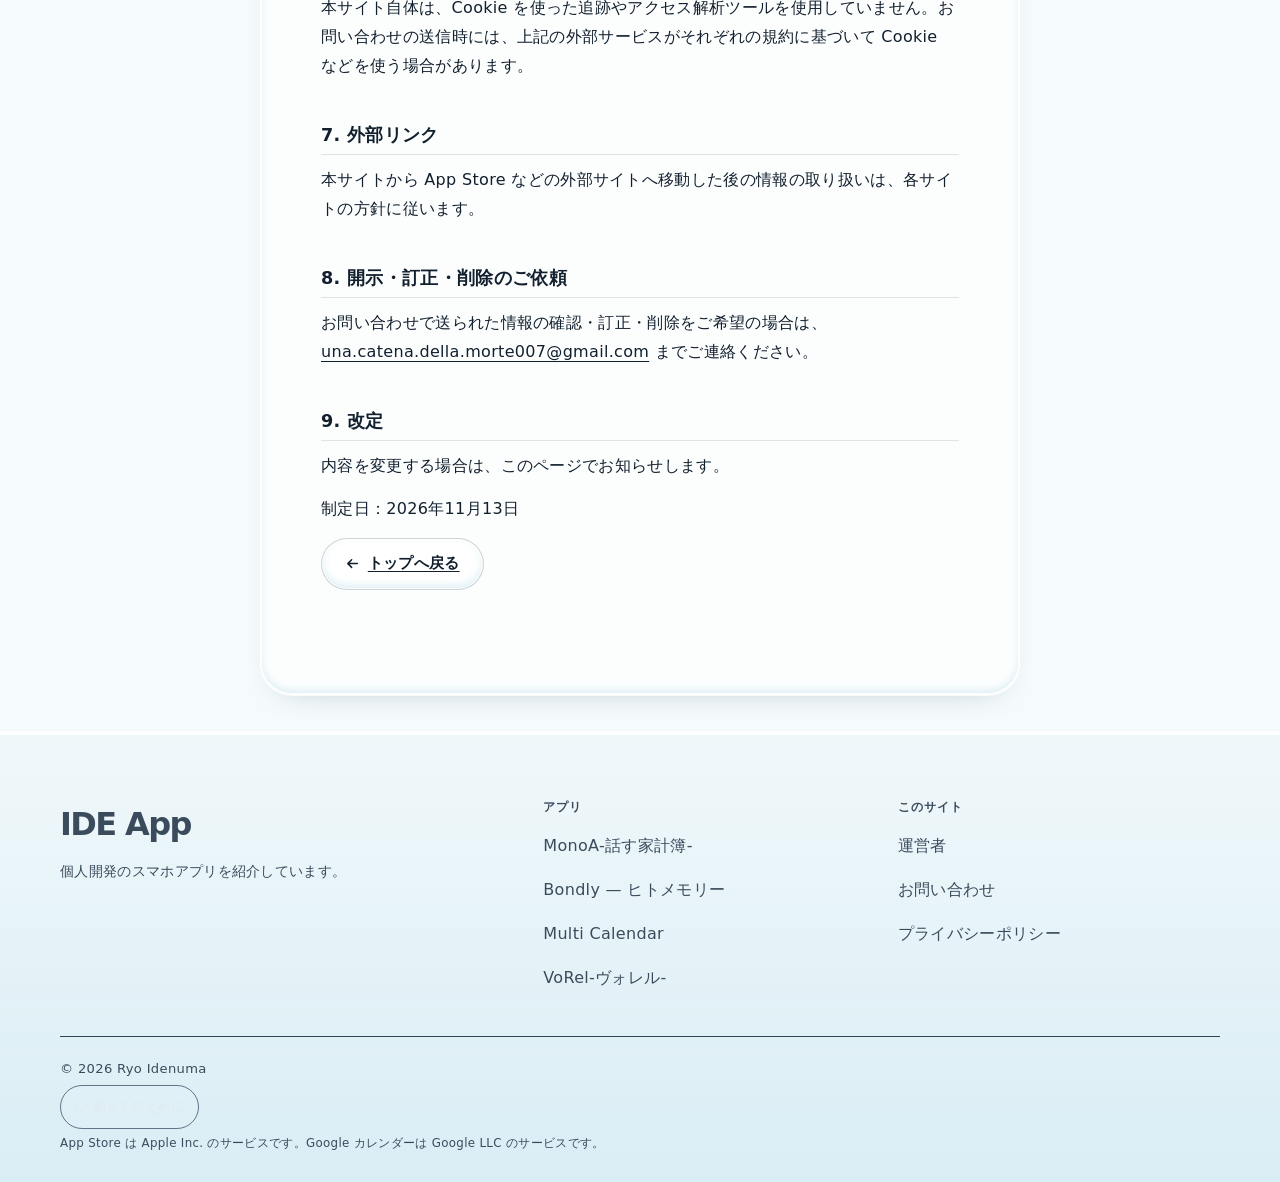
<file: privacy/index.html>
<!doctype html>
<html lang="ja">
<head>
<meta charset="utf-8">
<meta name="viewport" content="width=device-width, initial-scale=1">
<title>プライバシーポリシー｜IDE App</title>
<meta name="description" content="アプリ紹介サイトのお問い合わせ情報の扱い、外部送信（FormSubmit）、ホスティングについて。">
<link rel="canonical" href="https://unacatenadellamorte-cmd.github.io/ryo-apps/privacy/">
<meta name="theme-color" content="#ffffff">
<meta name="color-scheme" content="light">
<meta name="referrer" content="strict-origin-when-cross-origin">
<meta property="og:type" content="website">
<meta property="og:locale" content="ja_JP">
<meta property="og:site_name" content="IDE App">
<meta property="og:title" content="プライバシーポリシー｜IDE App">
<meta property="og:description" content="アプリ紹介サイトのお問い合わせ情報の扱い、外部送信（FormSubmit）、ホスティングについて。">
<meta property="og:url" content="https://unacatenadellamorte-cmd.github.io/ryo-apps/privacy/">
<meta property="og:image" content="https://unacatenadellamorte-cmd.github.io/ryo-apps/assets/og/og-default.png">
<meta property="og:image:width" content="1200">
<meta property="og:image:height" content="630">
<meta name="twitter:card" content="summary_large_image">
<link rel="icon" href="../favicon.svg" type="image/svg+xml">
<link rel="icon" href="../favicon-32.png" sizes="32x32" type="image/png">
<link rel="apple-touch-icon" href="../apple-touch-icon.png">
<link rel="stylesheet" href="../assets/css/site.css?v=20261119-atelier">
<link rel="stylesheet" href="../assets/css/atelier.css?v=20261119-atelier">
<script src="../site-config.js?v=20261119-atelier" defer></script>
<script src="../assets/js/site.js?v=20261119-atelier" defer></script>
<script src="../assets/js/experience.js?v=20261119-atelier" defer></script>
<script src="../assets/js/glass-optics.js?v=20261119-atelier" defer></script>
</head>
<body class="page-doc">
<a class="skip" href="#main">本文へ移動</a>
<div class="glass-atmosphere" aria-hidden="true"><span></span><span></span><span></span></div>
<header class="site-header" data-edit-id="site-header">
  <div class="wrap header-in">
    <a class="brand" href="../index.html" data-edit-id="brand"><span class="brand-mark" aria-hidden="true">I</span><span class="brand-text">IDE App</span></a>
    <nav aria-label="サイト内">
      <ul class="nav">
        <li><a href="../index.html#apps" data-edit-id="nav-apps">アプリ</a></li>
        <li><a href="../index.html#about" data-edit-id="nav-about">運営者</a></li>
        <li><a href="../index.html#contact" data-edit-id="nav-contact">お問い合わせ</a></li>
      </ul>
    </nav>
  </div>
  <nav class="app-switch" aria-label="アプリごとの紹介ページ">
    <ul class="wrap"><li><a href="../apps/monoa/index.html" style="--app:#1f5a43" data-edit-id="switch-monoa"><img class="dot" src="../assets/media/monoa/icon.webp?v=20261119-atelier" alt="" width="24" height="24" decoding="async">MonoA</a></li><li><a href="../apps/bondly/index.html" style="--app:#2747a8" data-edit-id="switch-bondly"><img class="dot" src="../assets/media/bondly/icon.webp?v=20261119-atelier" alt="" width="24" height="24" decoding="async">Bondly</a></li><li><a href="../apps/multicalendar/index.html" style="--app:#0d6b78" data-edit-id="switch-multicalendar"><img class="dot" src="../assets/media/multicalendar/icon.webp?v=20261119-atelier" alt="" width="24" height="24" decoding="async">Multi Calendar</a></li><li><a href="../apps/vorel/index.html" style="--app:#5b3fa8" data-edit-id="switch-vorel"><img class="dot" src="../assets/media/vorel/icon.webp?v=20261119-atelier" alt="" width="24" height="24" decoding="async">VoRel</a></li></ul>
  </nav>
  <div class="reading-progress" aria-hidden="true"><span data-reading-progress></span></div>
</header>

<main id="main">
  <nav class="crumbs wrap" aria-label="現在地">
    <ol><li><a href="../index.html">トップ</a></li><li aria-current="page">プライバシーポリシー</li></ol>
  </nav>
  <article class="doc wrap" data-edit-id="privacy">
    <h1 class="doc-title">プライバシーポリシー</h1>
    <p>このページは、ウェブサイト「IDE App」（以下「本サイト」）での情報の取り扱いを説明するものです。各アプリ内での情報の取り扱いは、それぞれのアプリのプライバシーポリシーをご覧ください。</p>

    <h2>1. 運営者</h2>
    <p>Ryo Idenuma（個人）</p>

    <h2>2. お問い合わせフォームで受け取る情報</h2>
    <ul>
      <li>お名前（任意）</li>
      <li>メールアドレス</li>
      <li>対象のアプリ、件名、お問い合わせ内容</li>
      <li>プライバシーポリシーへの同意</li>
    </ul>

    <h2>3. 利用目的</h2>
    <p>お問い合わせへの返信、ご質問・不具合への対応、アプリの改善のために利用します。これ以外の目的には利用しません。法令に基づく場合を除き、本人の同意なく第三者へ提供しません。</p>

    <h2>4. 外部サービスへの送信</h2>
    <p>お問い合わせフォームの送信には、外部のフォーム送信サービス <strong>FormSubmit</strong>（formsubmit.co）を利用しています。送信ボタンを押すと、入力内容は FormSubmit を経由して運営者のメールアドレスへ届きます。送信時に、FormSubmit が提供する確認画面（Google reCAPTCHA を含む場合があります）が表示されることがあります。</p>
    <p>FormSubmit での情報の取り扱いは、同サービスのプライバシーポリシーをご覧ください：<a href="https://formsubmit.co/privacy.pdf" target="_blank" rel="noopener noreferrer">FormSubmit プライバシーポリシー（PDF・英語）<span class="visually-hidden">（新しいタブで開きます）</span></a></p>
    <p>フォームを使いたくない場合は、<a href="mailto:una.catena.della.morte007@gmail.com">una.catena.della.morte007@gmail.com</a> へ直接メールでご連絡ください。</p>

    <h2>5. ホスティング</h2>
    <p>本サイトは GitHub, Inc. が提供する GitHub Pages で公開しています。閲覧時に、GitHub がアクセスに関する情報（IPアドレスなど）を記録する場合があります。詳しくは <a href="https://docs.github.com/ja/site-policy/privacy-policies/github-general-privacy-statement" target="_blank" rel="noopener noreferrer">GitHub 一般プライバシーステートメント<span class="visually-hidden">（新しいタブで開きます）</span></a> をご覧ください。</p>

    <h2>6. Cookie・アクセス解析</h2>
    <p>本サイト自体は、Cookie を使った追跡やアクセス解析ツールを使用していません。お問い合わせの送信時には、上記の外部サービスがそれぞれの規約に基づいて Cookie などを使う場合があります。</p>

    <h2>7. 外部リンク</h2>
    <p>本サイトから App Store などの外部サイトへ移動した後の情報の取り扱いは、各サイトの方針に従います。</p>

    <h2>8. 開示・訂正・削除のご依頼</h2>
    <p>お問い合わせで送られた情報の確認・訂正・削除をご希望の場合は、<a href="mailto:una.catena.della.morte007@gmail.com">una.catena.della.morte007@gmail.com</a> までご連絡ください。</p>

    <h2>9. 改定</h2>
    <p>内容を変更する場合は、このページでお知らせします。</p>

    <p class="doc-date">制定日：2026年11月13日</p>
    <p class="back"><a class="btn btn-ghost" href="../index.html"><svg class="i" aria-hidden="true" viewBox="0 0 16 16"><path d="M13 8H3M7 4 3 8l4 4" fill="none" stroke="currentColor" stroke-width="1.6" stroke-linecap="round" stroke-linejoin="round"/></svg>トップへ戻る</a></p>
  </article>
</main>
<footer class="site-footer" data-edit-id="site-footer">
  <div class="wrap footer-in">
    <div class="footer-brand">
      <p class="footer-name">IDE App</p>
      <p class="footer-note">個人開発のスマホアプリを紹介しています。</p>
      <div class="sns" data-sns hidden data-edit-id="footer-sns"><p class="sns-label">SNSでも連絡できます</p><ul class="sns-list" data-sns-list></ul></div>
    </div>
    <nav aria-label="フッター">
      <p class="footer-h">アプリ</p>
      <ul><li><a href="../apps/monoa/index.html">MonoA-話す家計簿-</a></li><li><a href="../apps/bondly/index.html">Bondly — ヒトメモリー</a></li><li><a href="../apps/multicalendar/index.html">Multi Calendar</a></li><li><a href="../apps/vorel/index.html">VoRel-ヴォレル-</a></li></ul>
    </nav>
    <nav aria-label="サイト情報">
      <p class="footer-h">このサイト</p>
      <ul>
        <li><a href="../index.html#about">運営者</a></li>
        <li><a href="../index.html#contact">お問い合わせ</a></li>
        <li><a href="../privacy/index.html">プライバシーポリシー</a></li>
      </ul>
    </nav>
  </div>
  <div class="wrap footer-bottom">
    <p>© 2026 Ryo Idenuma</p>
    <button class="motion-toggle" type="button" data-motion-toggle aria-pressed="false" hidden>動きを控えめに</button>
    <p class="footer-small">App Store は Apple Inc. のサービスです。Google カレンダーは Google LLC のサービスです。</p>
  </div>
</footer>
<dialog class="viewer" data-viewer aria-label="アプリ画面の拡大表示">
  <div class="viewer-surface">
    <div class="viewer-bar">
      <p data-viewer-count></p>
      <button class="btn btn-ghost" type="button" data-viewer-close autofocus>閉じる</button>
    </div>
    <div class="viewer-media" data-viewer-media><img data-viewer-image alt="" width="640" height="1391"></div>
    <p class="viewer-caption" data-viewer-caption></p>
    <p class="viewer-state" data-viewer-state role="status" aria-live="polite"></p>
    <div class="viewer-actions">
      <button class="btn btn-ghost" type="button" data-viewer-prev>前の画面</button>
      <button class="btn btn-ghost" type="button" data-viewer-zoom aria-pressed="false">拡大する</button>
      <button class="btn btn-ghost" type="button" data-viewer-next>次の画面</button>
      <a data-viewer-original target="_blank" rel="noopener noreferrer">元の画像を開く<span class="visually-hidden">（新しいタブで開きます）</span></a>
    </div>
  </div>
</dialog>
</body>
</html>
</file>
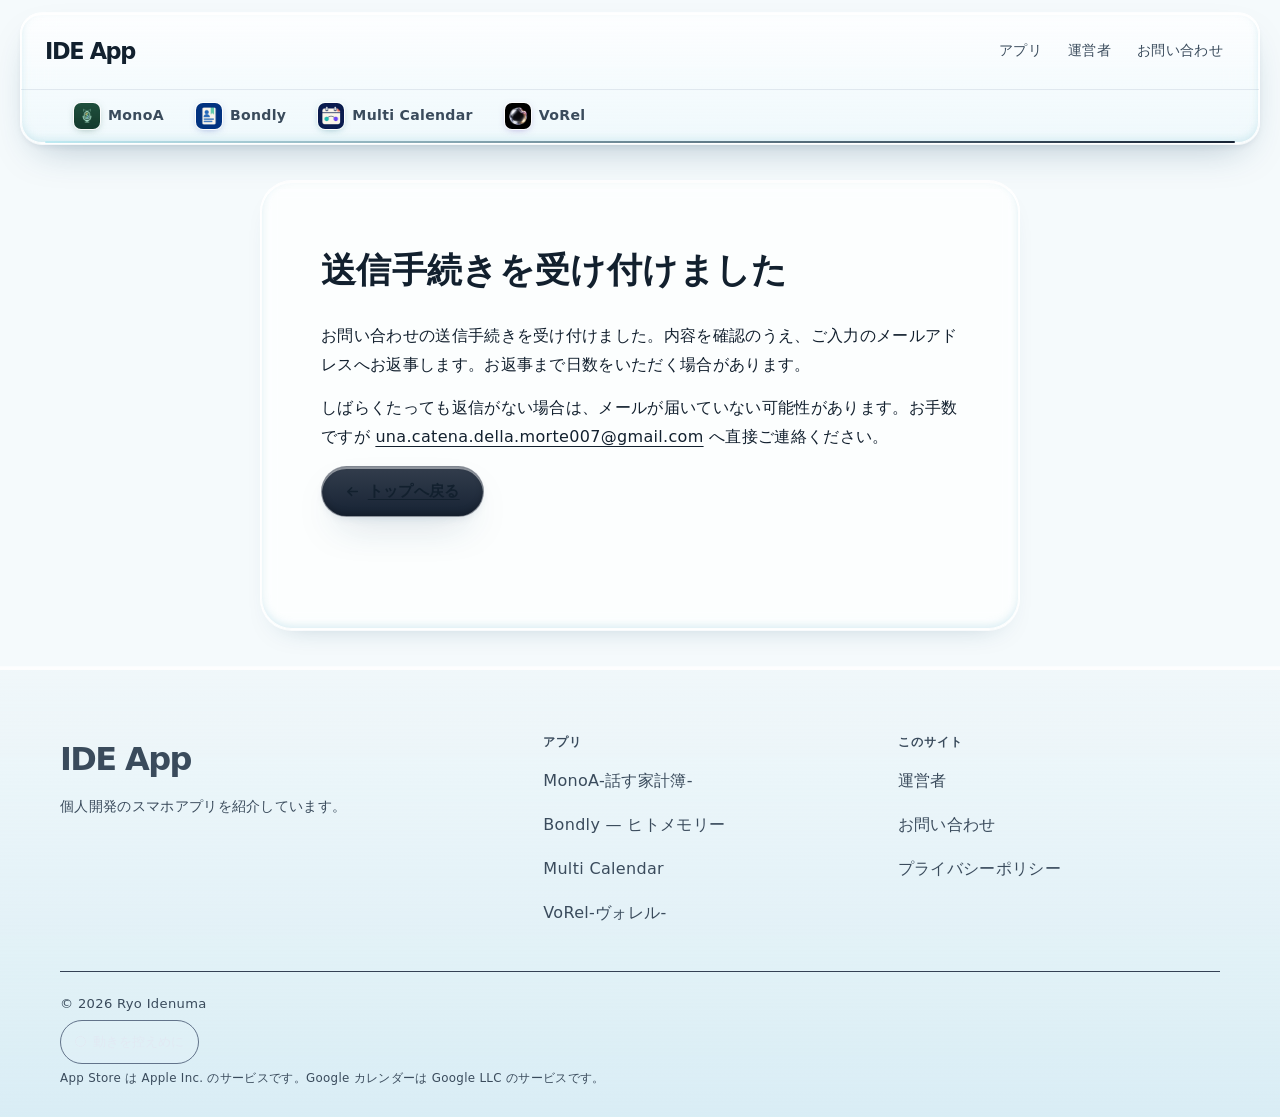
<file: thanks/index.html>
<!doctype html>
<html lang="ja">
<head>
<meta charset="utf-8">
<meta name="viewport" content="width=device-width, initial-scale=1">
<title>送信手続きを受け付けました｜IDE App</title>
<meta name="description" content="お問い合わせの送信手続きを受け付けました。">
<link rel="canonical" href="https://unacatenadellamorte-cmd.github.io/ryo-apps/thanks/">
<meta name="theme-color" content="#ffffff">
<meta name="color-scheme" content="light">
<meta name="referrer" content="strict-origin-when-cross-origin">
<meta property="og:type" content="website">
<meta property="og:locale" content="ja_JP">
<meta property="og:site_name" content="IDE App">
<meta property="og:title" content="送信手続きを受け付けました｜IDE App">
<meta property="og:description" content="お問い合わせの送信手続きを受け付けました。">
<meta property="og:url" content="https://unacatenadellamorte-cmd.github.io/ryo-apps/thanks/">
<meta property="og:image" content="https://unacatenadellamorte-cmd.github.io/ryo-apps/assets/og/og-default.png">
<meta property="og:image:width" content="1200">
<meta property="og:image:height" content="630">
<meta name="twitter:card" content="summary_large_image">
<link rel="icon" href="../favicon.svg" type="image/svg+xml">
<link rel="icon" href="../favicon-32.png" sizes="32x32" type="image/png">
<link rel="apple-touch-icon" href="../apple-touch-icon.png">
<link rel="stylesheet" href="../assets/css/site.css?v=20261119-atelier">
<link rel="stylesheet" href="../assets/css/atelier.css?v=20261119-atelier">
<script src="../site-config.js?v=20261119-atelier" defer></script>
<script src="../assets/js/site.js?v=20261119-atelier" defer></script>
<script src="../assets/js/experience.js?v=20261119-atelier" defer></script>
<script src="../assets/js/glass-optics.js?v=20261119-atelier" defer></script>
<meta name="robots" content="noindex">
</head>
<body class="page-doc">
<a class="skip" href="#main">本文へ移動</a>
<div class="glass-atmosphere" aria-hidden="true"><span></span><span></span><span></span></div>
<header class="site-header" data-edit-id="site-header">
  <div class="wrap header-in">
    <a class="brand" href="../index.html" data-edit-id="brand"><span class="brand-mark" aria-hidden="true">I</span><span class="brand-text">IDE App</span></a>
    <nav aria-label="サイト内">
      <ul class="nav">
        <li><a href="../index.html#apps" data-edit-id="nav-apps">アプリ</a></li>
        <li><a href="../index.html#about" data-edit-id="nav-about">運営者</a></li>
        <li><a href="../index.html#contact" data-edit-id="nav-contact">お問い合わせ</a></li>
      </ul>
    </nav>
  </div>
  <nav class="app-switch" aria-label="アプリごとの紹介ページ">
    <ul class="wrap"><li><a href="../apps/monoa/index.html" style="--app:#1f5a43" data-edit-id="switch-monoa"><img class="dot" src="../assets/media/monoa/icon.webp?v=20261119-atelier" alt="" width="24" height="24" decoding="async">MonoA</a></li><li><a href="../apps/bondly/index.html" style="--app:#2747a8" data-edit-id="switch-bondly"><img class="dot" src="../assets/media/bondly/icon.webp?v=20261119-atelier" alt="" width="24" height="24" decoding="async">Bondly</a></li><li><a href="../apps/multicalendar/index.html" style="--app:#0d6b78" data-edit-id="switch-multicalendar"><img class="dot" src="../assets/media/multicalendar/icon.webp?v=20261119-atelier" alt="" width="24" height="24" decoding="async">Multi Calendar</a></li><li><a href="../apps/vorel/index.html" style="--app:#5b3fa8" data-edit-id="switch-vorel"><img class="dot" src="../assets/media/vorel/icon.webp?v=20261119-atelier" alt="" width="24" height="24" decoding="async">VoRel</a></li></ul>
  </nav>
  <div class="reading-progress" aria-hidden="true"><span data-reading-progress></span></div>
</header>

<main id="main">
  <article class="doc wrap thanks" data-edit-id="thanks">
    <h1 class="doc-title">送信手続きを受け付けました</h1>
    <p>お問い合わせの送信手続きを受け付けました。内容を確認のうえ、ご入力のメールアドレスへお返事します。お返事まで日数をいただく場合があります。</p>
    <p>しばらくたっても返信がない場合は、メールが届いていない可能性があります。お手数ですが <a href="mailto:una.catena.della.morte007@gmail.com">una.catena.della.morte007@gmail.com</a> へ直接ご連絡ください。</p>
    <p class="back"><a class="btn btn-primary" href="../index.html"><svg class="i" aria-hidden="true" viewBox="0 0 16 16"><path d="M13 8H3M7 4 3 8l4 4" fill="none" stroke="currentColor" stroke-width="1.6" stroke-linecap="round" stroke-linejoin="round"/></svg>トップへ戻る</a></p>
  </article>
</main>
<footer class="site-footer" data-edit-id="site-footer">
  <div class="wrap footer-in">
    <div class="footer-brand">
      <p class="footer-name">IDE App</p>
      <p class="footer-note">個人開発のスマホアプリを紹介しています。</p>
      <div class="sns" data-sns hidden data-edit-id="footer-sns"><p class="sns-label">SNSでも連絡できます</p><ul class="sns-list" data-sns-list></ul></div>
    </div>
    <nav aria-label="フッター">
      <p class="footer-h">アプリ</p>
      <ul><li><a href="../apps/monoa/index.html">MonoA-話す家計簿-</a></li><li><a href="../apps/bondly/index.html">Bondly — ヒトメモリー</a></li><li><a href="../apps/multicalendar/index.html">Multi Calendar</a></li><li><a href="../apps/vorel/index.html">VoRel-ヴォレル-</a></li></ul>
    </nav>
    <nav aria-label="サイト情報">
      <p class="footer-h">このサイト</p>
      <ul>
        <li><a href="../index.html#about">運営者</a></li>
        <li><a href="../index.html#contact">お問い合わせ</a></li>
        <li><a href="../privacy/index.html">プライバシーポリシー</a></li>
      </ul>
    </nav>
  </div>
  <div class="wrap footer-bottom">
    <p>© 2026 Ryo Idenuma</p>
    <button class="motion-toggle" type="button" data-motion-toggle aria-pressed="false" hidden>動きを控えめに</button>
    <p class="footer-small">App Store は Apple Inc. のサービスです。Google カレンダーは Google LLC のサービスです。</p>
  </div>
</footer>
<dialog class="viewer" data-viewer aria-label="アプリ画面の拡大表示">
  <div class="viewer-surface">
    <div class="viewer-bar">
      <p data-viewer-count></p>
      <button class="btn btn-ghost" type="button" data-viewer-close autofocus>閉じる</button>
    </div>
    <div class="viewer-media" data-viewer-media><img data-viewer-image alt="" width="640" height="1391"></div>
    <p class="viewer-caption" data-viewer-caption></p>
    <p class="viewer-state" data-viewer-state role="status" aria-live="polite"></p>
    <div class="viewer-actions">
      <button class="btn btn-ghost" type="button" data-viewer-prev>前の画面</button>
      <button class="btn btn-ghost" type="button" data-viewer-zoom aria-pressed="false">拡大する</button>
      <button class="btn btn-ghost" type="button" data-viewer-next>次の画面</button>
      <a data-viewer-original target="_blank" rel="noopener noreferrer">元の画像を開く<span class="visually-hidden">（新しいタブで開きます）</span></a>
    </div>
  </div>
</dialog>
</body>
</html>
</file>
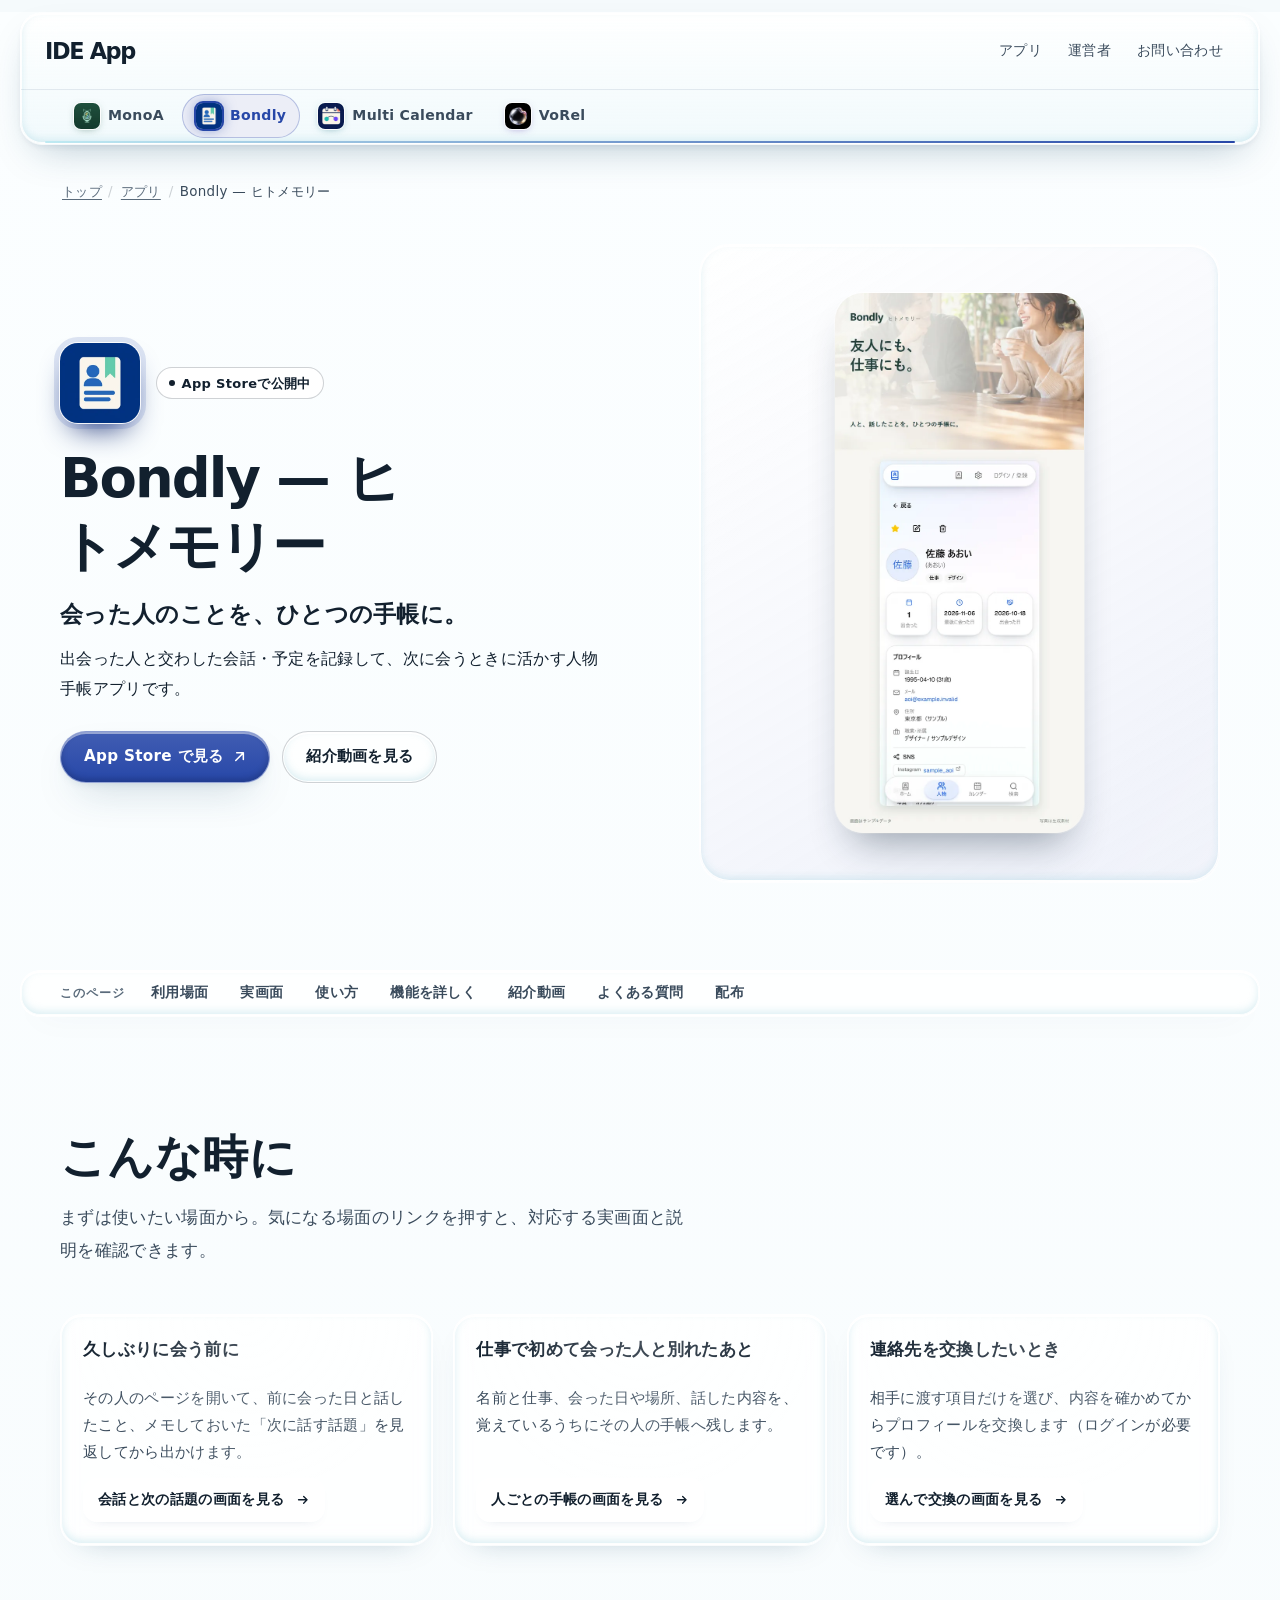
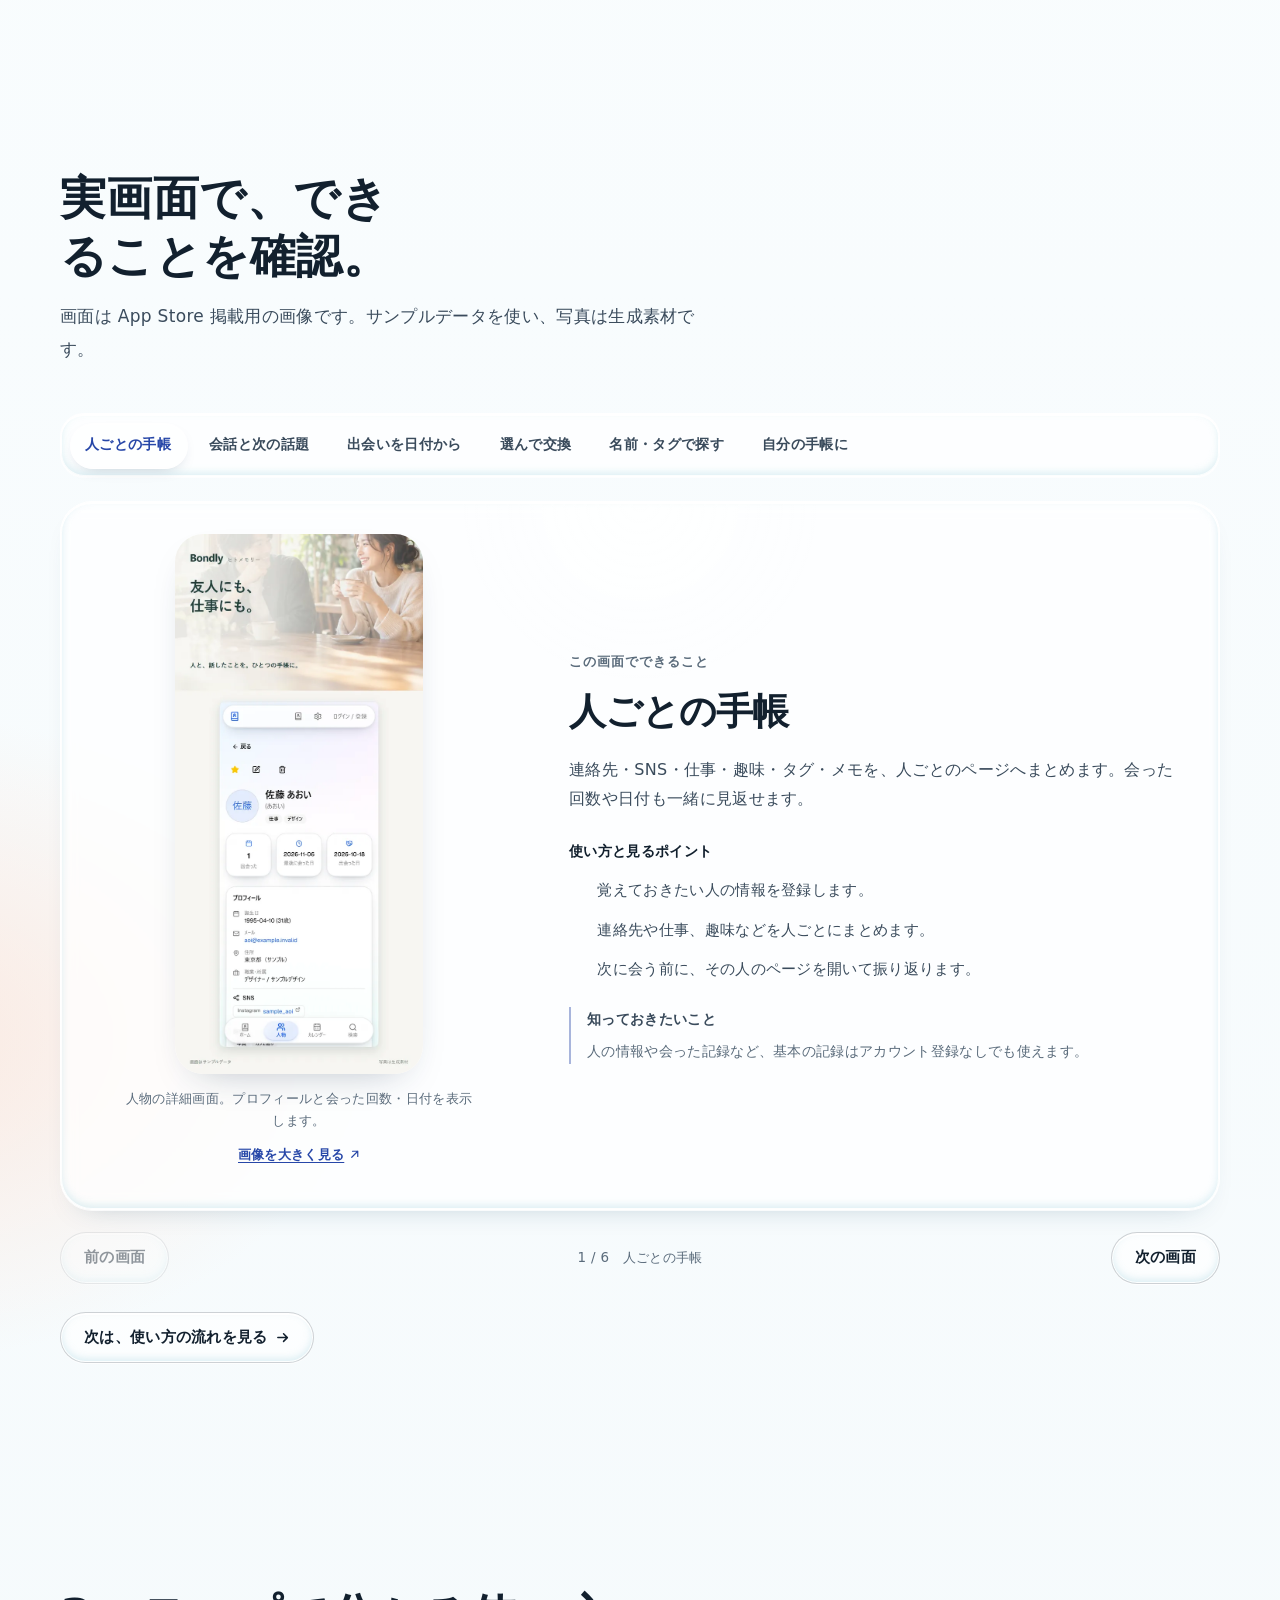
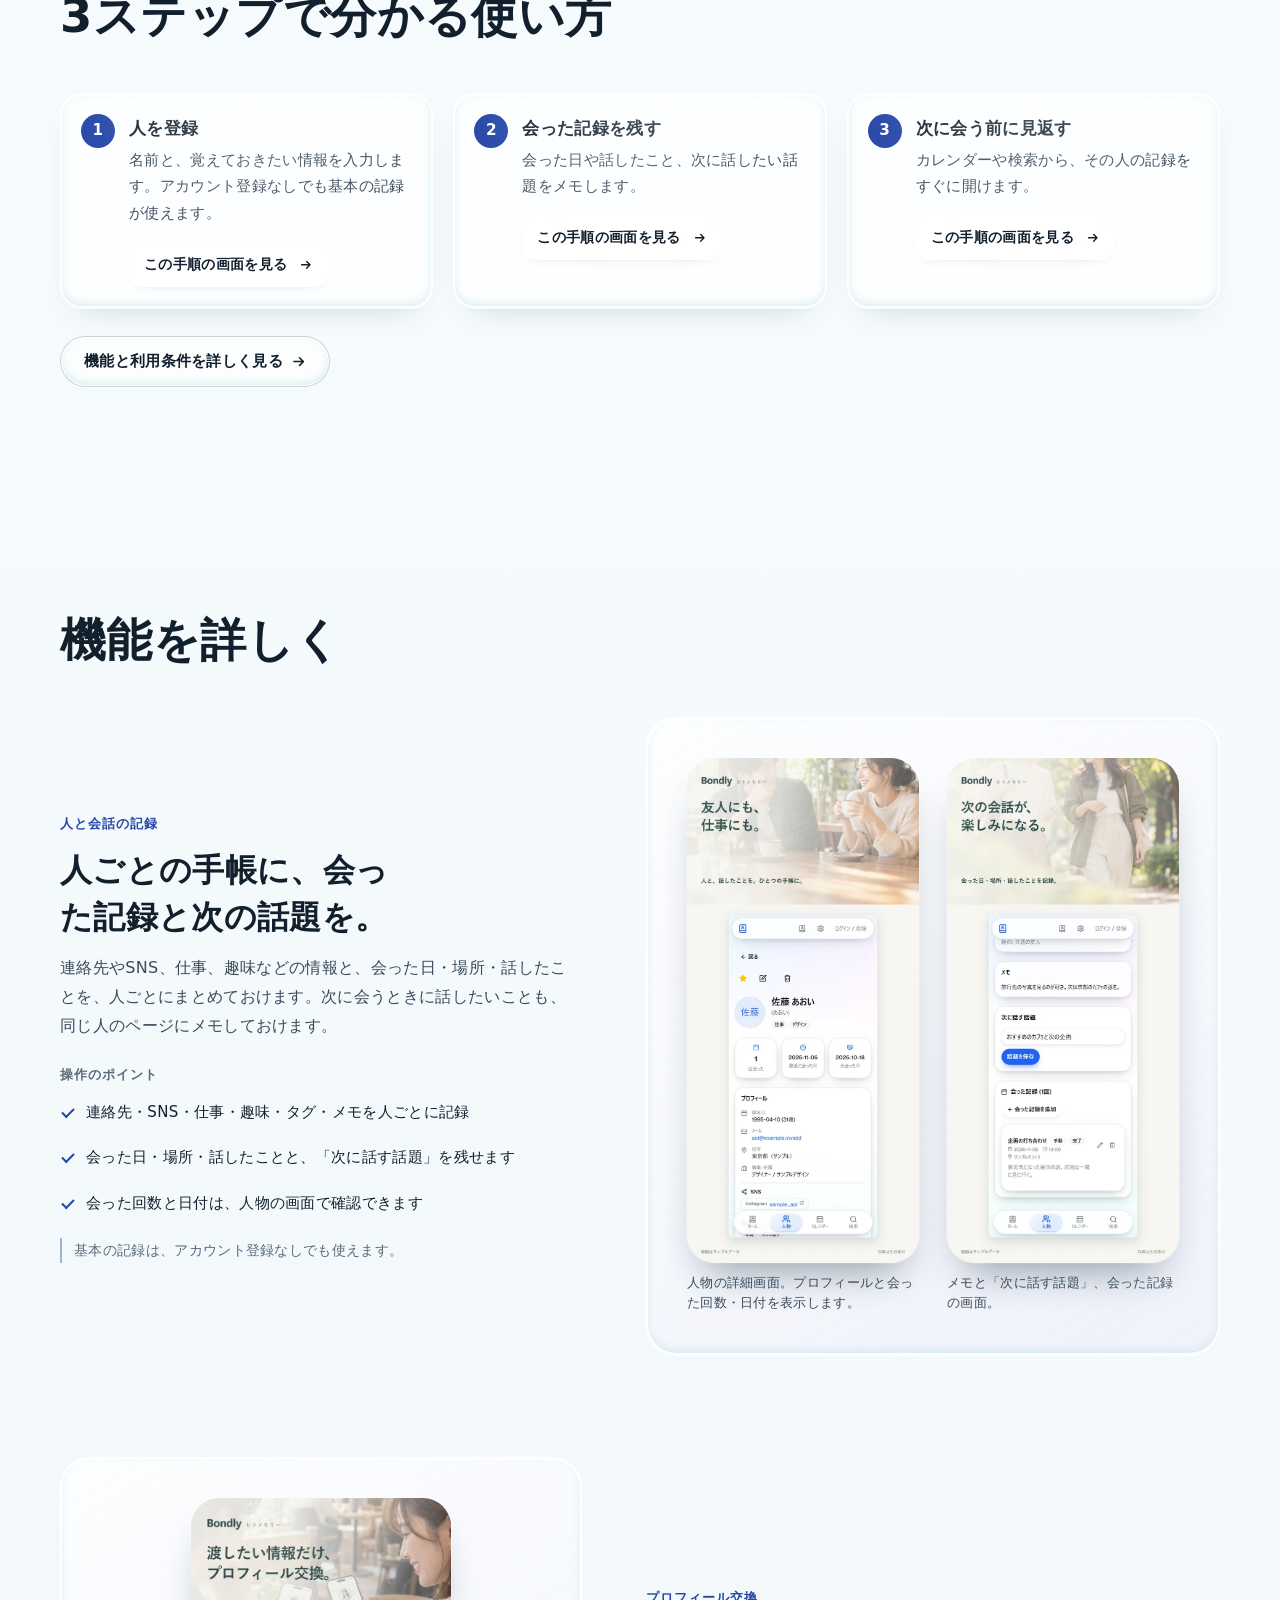
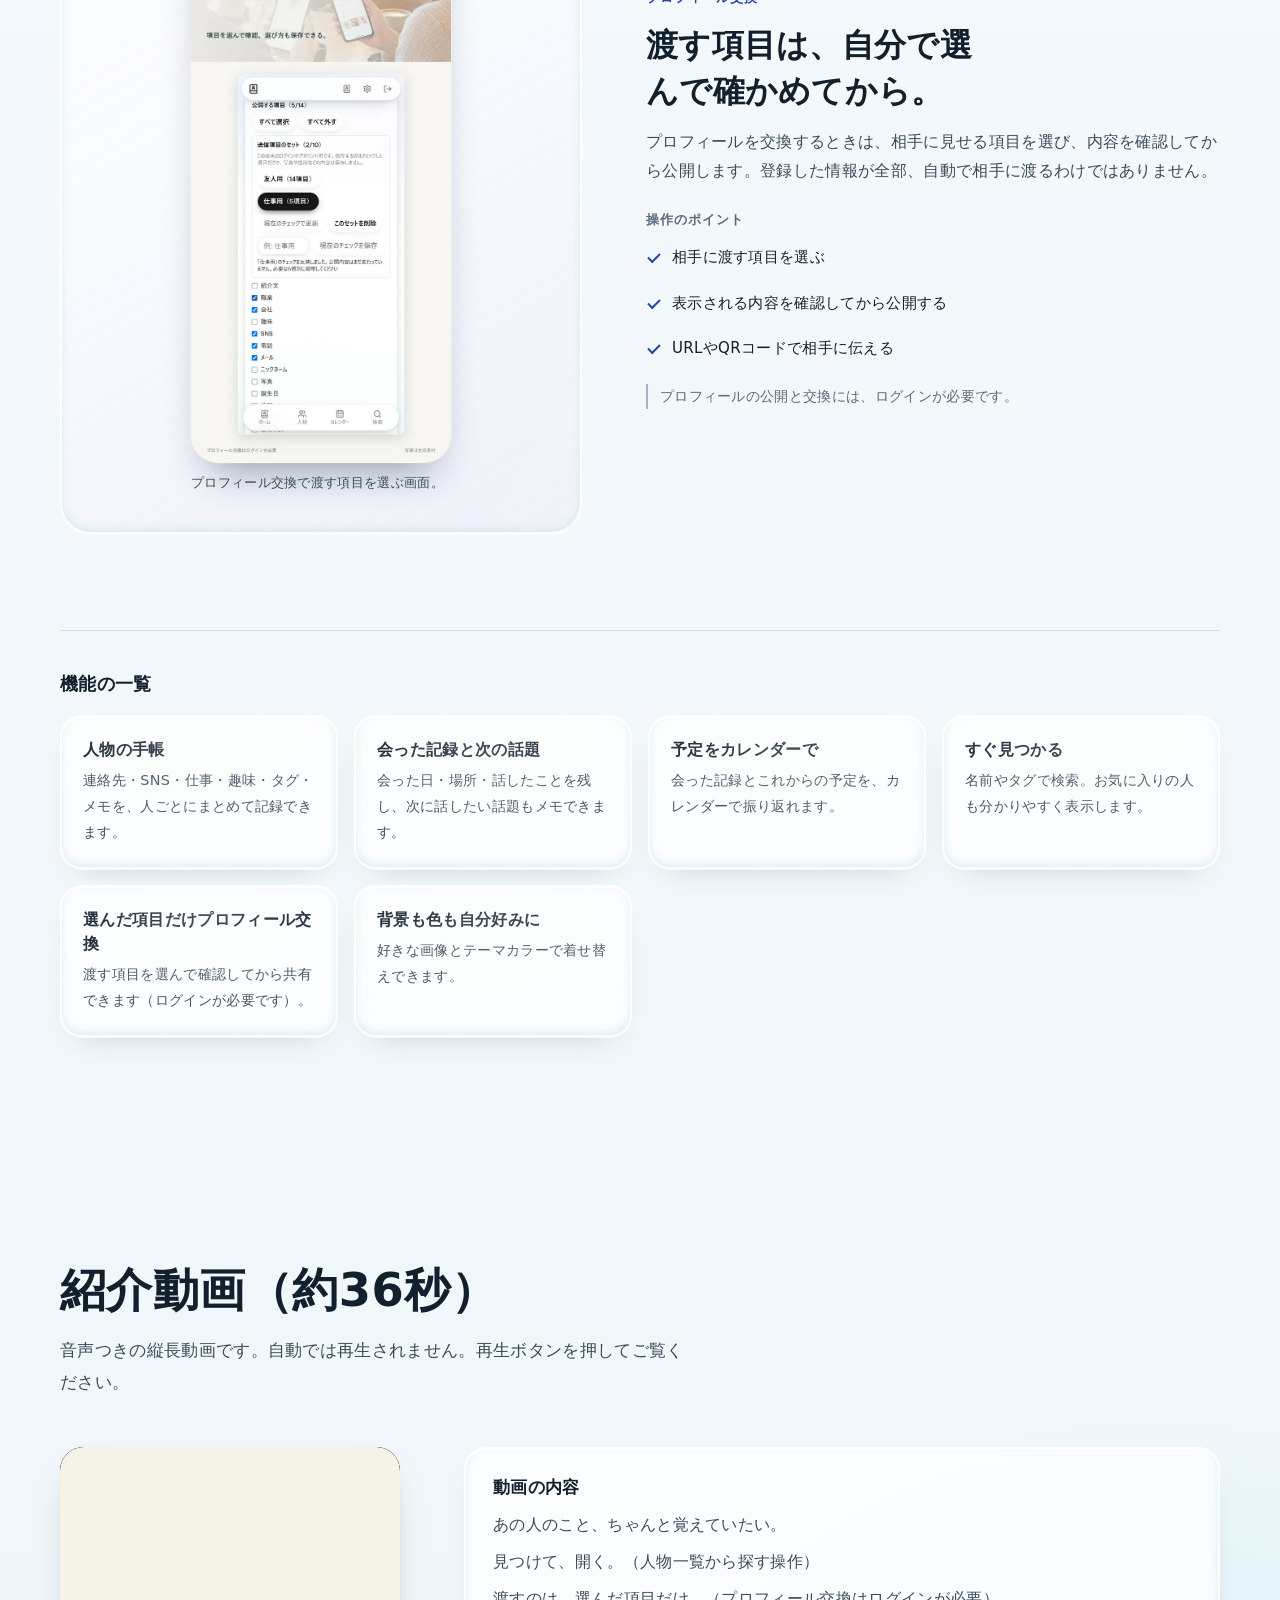
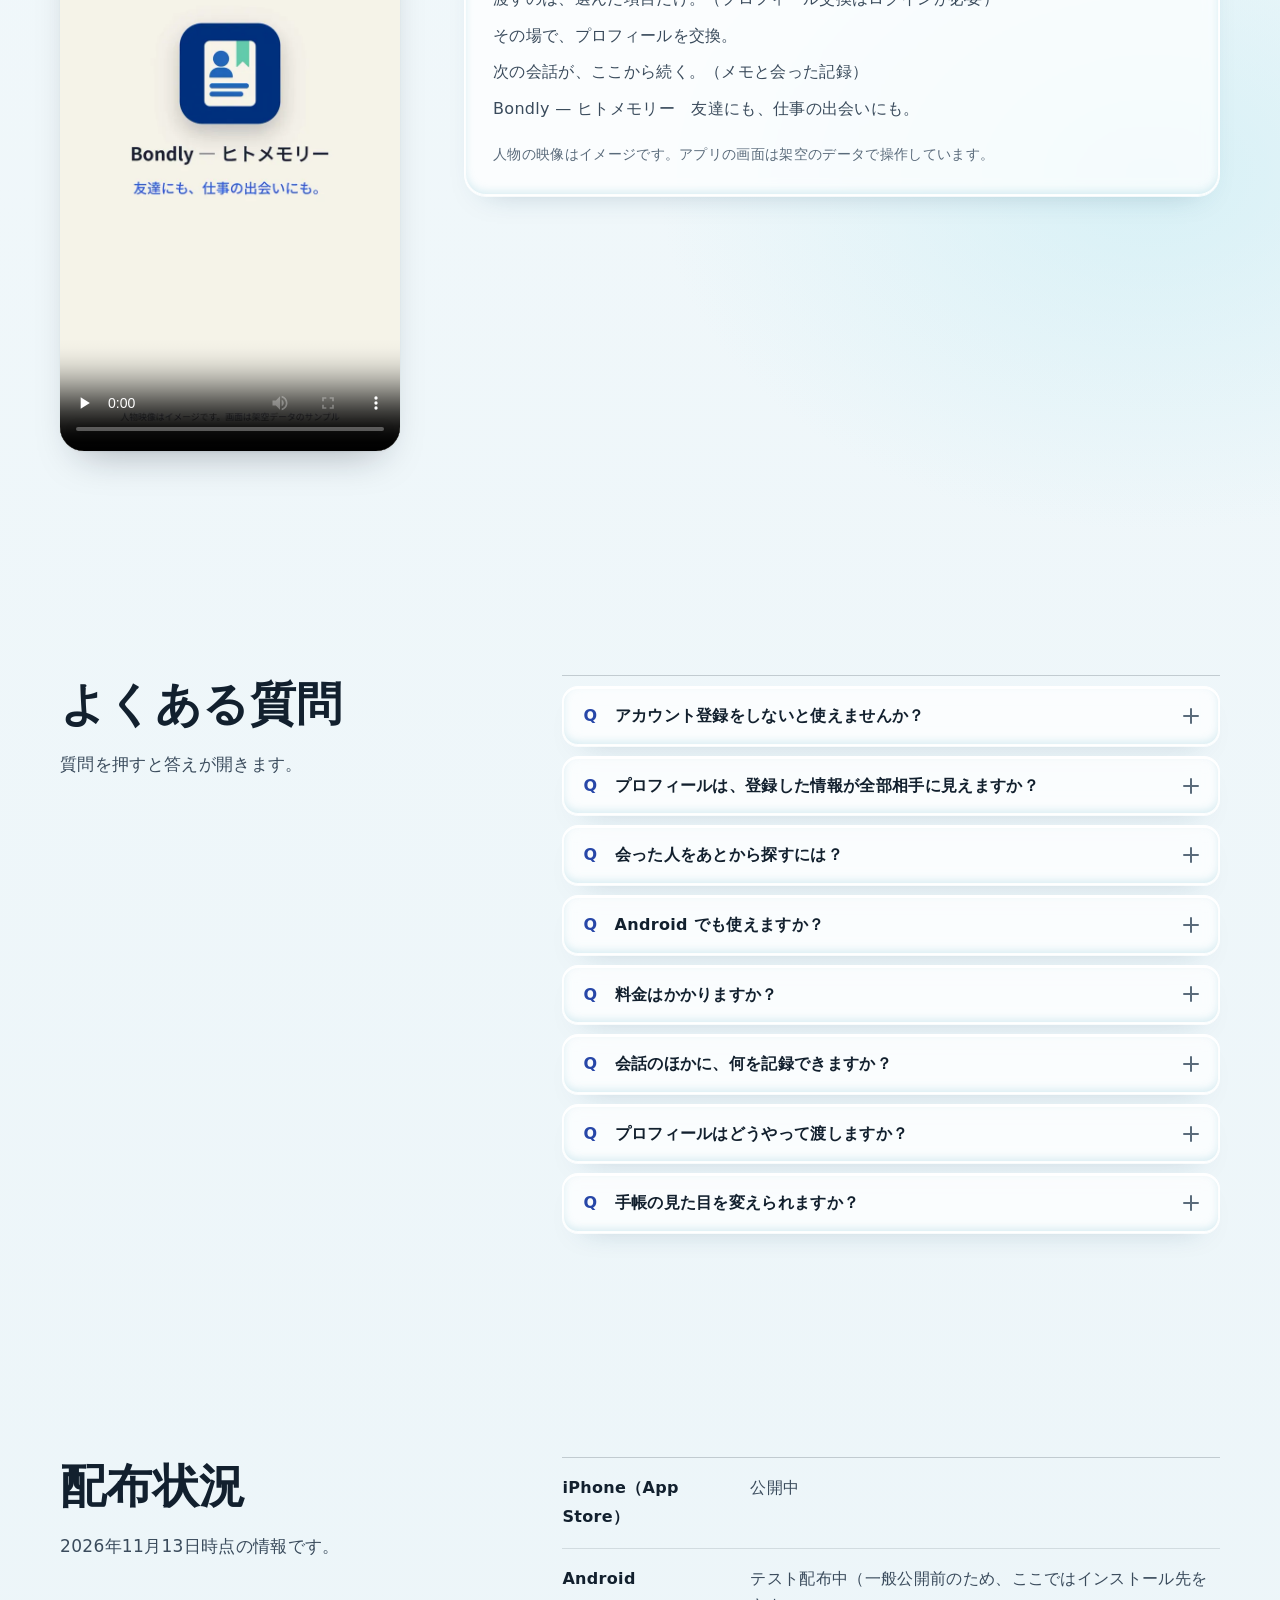
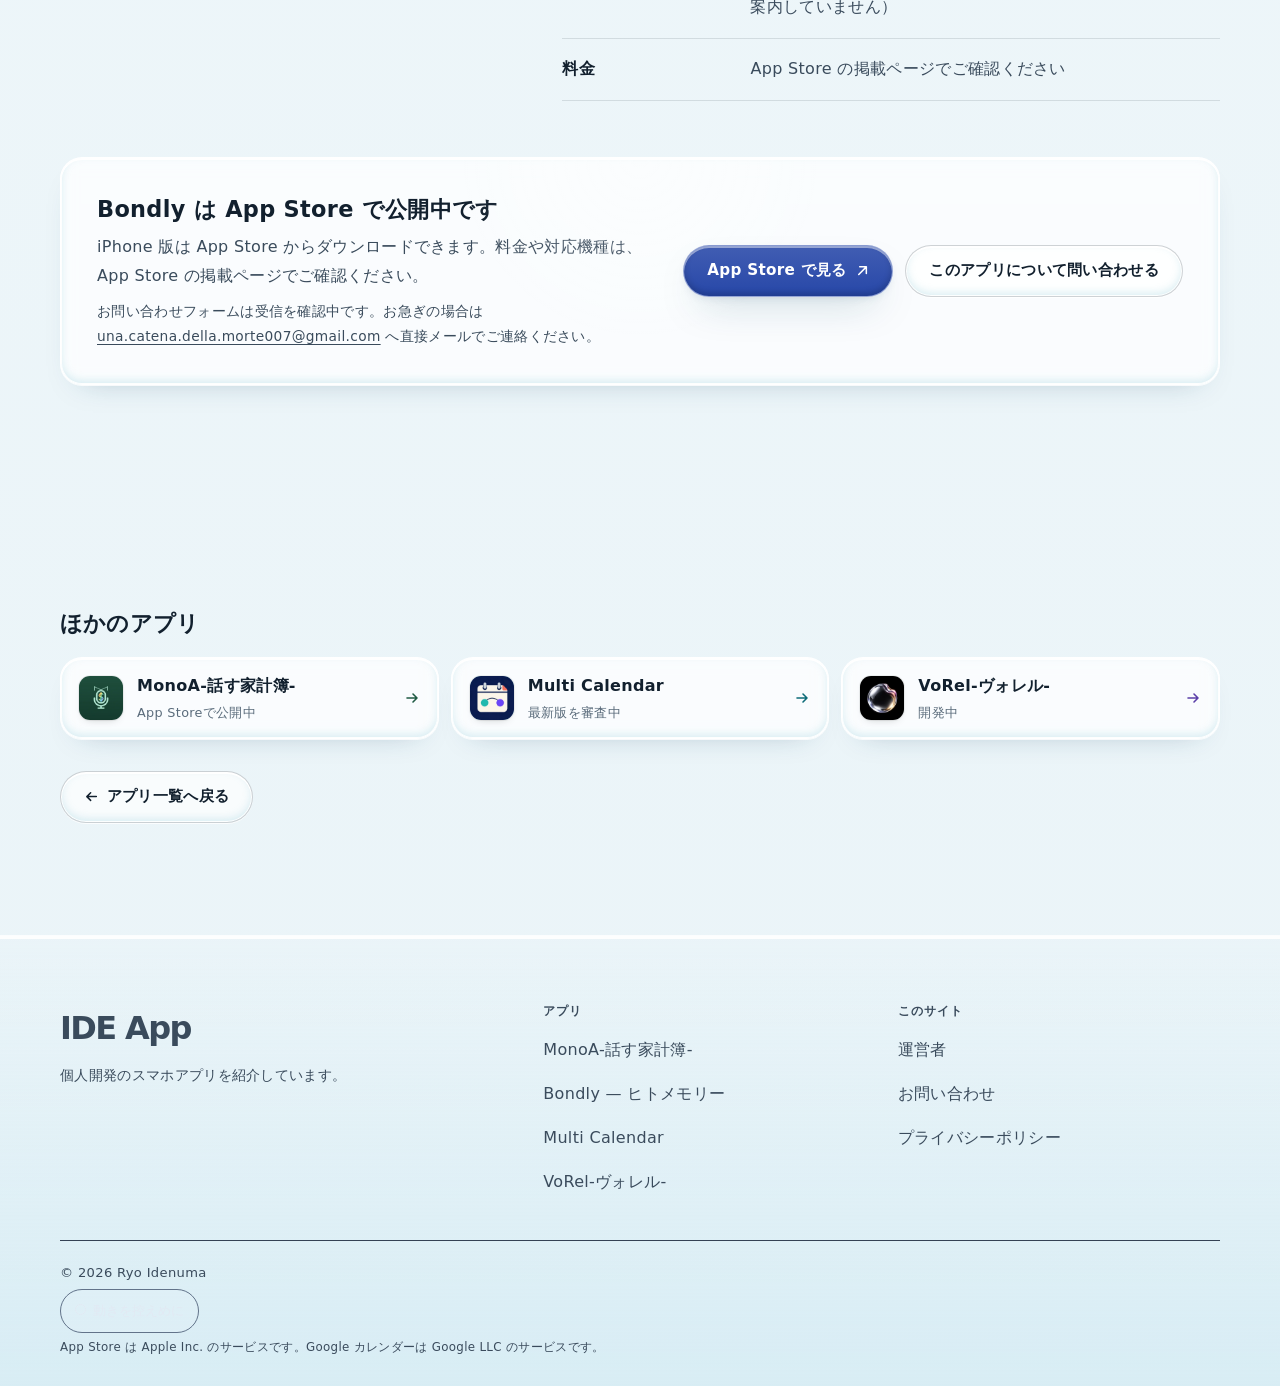
<file: apps/bondly/index.html>
<!doctype html>
<html lang="ja">
<head>
<meta charset="utf-8">
<meta name="viewport" content="width=device-width, initial-scale=1">
<title>Bondly — ヒトメモリー｜IDE App</title>
<meta name="description" content="Bondly — ヒトメモリー：出会った人と交わした会話・予定を記録して、次に会うときに活かす人物手帳アプリです。">
<link rel="canonical" href="https://unacatenadellamorte-cmd.github.io/ryo-apps/apps/bondly/">
<meta name="theme-color" content="#ffffff">
<meta name="color-scheme" content="light">
<meta name="referrer" content="strict-origin-when-cross-origin">
<meta property="og:type" content="website">
<meta property="og:locale" content="ja_JP">
<meta property="og:site_name" content="IDE App">
<meta property="og:title" content="Bondly — ヒトメモリー｜IDE App">
<meta property="og:description" content="Bondly — ヒトメモリー：出会った人と交わした会話・予定を記録して、次に会うときに活かす人物手帳アプリです。">
<meta property="og:url" content="https://unacatenadellamorte-cmd.github.io/ryo-apps/apps/bondly/">
<meta property="og:image" content="https://unacatenadellamorte-cmd.github.io/ryo-apps/assets/og/og-bondly.png">
<meta property="og:image:width" content="1200">
<meta property="og:image:height" content="630">
<meta name="twitter:card" content="summary_large_image">
<link rel="icon" href="../../favicon.svg" type="image/svg+xml">
<link rel="icon" href="../../favicon-32.png" sizes="32x32" type="image/png">
<link rel="apple-touch-icon" href="../../apple-touch-icon.png">
<link rel="stylesheet" href="../../assets/css/site.css?v=20261119-atelier">
<link rel="stylesheet" href="../../assets/css/atelier.css?v=20261119-atelier">
<script src="../../site-config.js?v=20261119-atelier" defer></script>
<script src="../../assets/js/site.js?v=20261119-atelier" defer></script>
<script src="../../assets/js/experience.js?v=20261119-atelier" defer></script>
<script src="../../assets/js/glass-optics.js?v=20261119-atelier" defer></script>
</head>
<body class="page-app" style="--app:#2747a8;--app-tint:#e8ecf8">
<a class="skip" href="#main">本文へ移動</a>
<div class="glass-atmosphere" aria-hidden="true"><span></span><span></span><span></span></div>
<header class="site-header" data-edit-id="site-header">
  <div class="wrap header-in">
    <a class="brand" href="../../index.html" data-edit-id="brand"><span class="brand-mark" aria-hidden="true">I</span><span class="brand-text">IDE App</span></a>
    <nav aria-label="サイト内">
      <ul class="nav">
        <li><a href="../../index.html#apps" data-edit-id="nav-apps">アプリ</a></li>
        <li><a href="../../index.html#about" data-edit-id="nav-about">運営者</a></li>
        <li><a href="../../index.html#contact" data-edit-id="nav-contact">お問い合わせ</a></li>
      </ul>
    </nav>
  </div>
  <nav class="app-switch" aria-label="アプリごとの紹介ページ">
    <ul class="wrap"><li><a href="../../apps/monoa/index.html" style="--app:#1f5a43" data-edit-id="switch-monoa"><img class="dot" src="../../assets/media/monoa/icon.webp?v=20261119-atelier" alt="" width="24" height="24" decoding="async">MonoA</a></li><li><a href="../../apps/bondly/index.html" style="--app:#2747a8" aria-current="page" data-edit-id="switch-bondly"><img class="dot" src="../../assets/media/bondly/icon.webp?v=20261119-atelier" alt="" width="24" height="24" decoding="async">Bondly</a></li><li><a href="../../apps/multicalendar/index.html" style="--app:#0d6b78" data-edit-id="switch-multicalendar"><img class="dot" src="../../assets/media/multicalendar/icon.webp?v=20261119-atelier" alt="" width="24" height="24" decoding="async">Multi Calendar</a></li><li><a href="../../apps/vorel/index.html" style="--app:#5b3fa8" data-edit-id="switch-vorel"><img class="dot" src="../../assets/media/vorel/icon.webp?v=20261119-atelier" alt="" width="24" height="24" decoding="async">VoRel</a></li></ul>
  </nav>
  <div class="reading-progress" aria-hidden="true"><span data-reading-progress></span></div>
</header>

<main id="main">
  <nav class="crumbs wrap" aria-label="現在地">
    <ol>
      <li><a href="../../index.html">トップ</a></li>
      <li><a href="../../index.html#apps">アプリ</a></li>
      <li aria-current="page">Bondly — ヒトメモリー</li>
    </ol>
  </nav>

  <section class="app-hero" aria-labelledby="app-title" data-edit-id="bondly-hero">
    <div class="wrap app-hero-in">
      <div class="app-hero-text">
        <div class="app-id">
          <img src="../../assets/media/bondly/icon.webp?v=20261119-atelier" alt="Bondly のアイコン" width="256" height="256" decoding="async" fetchpriority="high" class="app-icon app-icon-lg">
          <p class="app-meta"><span class="status status-live">App Storeで公開中</span></p>
        </div>
        <h1 id="app-title" class="app-title" data-edit-id="bondly-title">Bondly — ヒトメモリー</h1>
        <p class="app-catch" data-edit-id="bondly-catch">会った人のことを、ひとつの手帳に。</p>
        <p class="app-lead" data-edit-id="bondly-lead">出会った人と交わした会話・予定を記録して、次に会うときに活かす人物手帳アプリです。</p>
        <div class="app-actions">
          <a class="btn btn-store" href="https://apps.apple.com/jp/app/id6819985528" target="_blank" rel="noopener noreferrer" data-edit-id="bondly-store">App Store で見る<svg class="i" aria-hidden="true" viewBox="0 0 16 16"><path d="M6 3h7v7M13 3 5 11" fill="none" stroke="currentColor" stroke-width="1.6" stroke-linecap="round" stroke-linejoin="round"/></svg><span class="visually-hidden">（新しいタブで開きます）</span></a>
          <a class="btn btn-ghost" href="#video">紹介動画を見る</a>
        </div>
      </div>
      <figure class="app-hero-media" data-edit-id="bondly-hero-screen">
        <img src="../../assets/media/bondly/screen-people.webp?v=20261119-atelier" alt="人物の詳細画面。プロフィールと会った回数・日付を表示します。" width="640" height="1391" decoding="async" fetchpriority="high" class="phone">
      </figure>
    </div>
  </section>

  <nav class="toc" aria-label="このページの内容" data-edit-id="bondly-toc">
    <div class="wrap toc-in">
      <p class="toc-label" aria-hidden="true">このページ</p>
      <ul class="toc-list"><li><a href="#scenes" data-edit-id="bondly-toc-scenes">利用場面</a></li><li><a href="#gallery" data-edit-id="bondly-toc-gallery">実画面</a></li><li><a href="#steps" data-edit-id="bondly-toc-steps">使い方</a></li><li><a href="#features" data-edit-id="bondly-toc-features">機能を詳しく</a></li><li><a href="#video" data-edit-id="bondly-toc-video">紹介動画</a></li><li><a href="#faq" data-edit-id="bondly-toc-faq">よくある質問</a></li><li><a href="#dist" data-edit-id="bondly-toc-dist">配布</a></li></ul>
    </div>
  </nav>

  <section class="section scenes" id="scenes" aria-labelledby="scenes-title" data-edit-id="bondly-scenes">
    <div class="wrap">
      <header class="section-head">
        <h2 id="scenes-title" class="section-title">こんな時に</h2>
        <p class="section-lead">まずは使いたい場面から。気になる場面のリンクを押すと、対応する実画面と説明を確認できます。</p>

      </header>
      <ol class="scene-list"><li class="scene" data-edit-id="bondly-scene-1"><h3 class="scene-title">久しぶりに会う前に</h3><p class="scene-text">その人のページを開いて、前に会った日と話したこと、メモしておいた「次に話す話題」を見返してから出かけます。</p><a class="scene-screen-link" data-guide-link href="#bondly-guide-screen-memory">会話と次の話題の画面を見る<svg class="i" aria-hidden="true" viewBox="0 0 16 16"><path d="M3 8h10M9 4l4 4-4 4" fill="none" stroke="currentColor" stroke-width="1.6" stroke-linecap="round" stroke-linejoin="round"/></svg></a></li><li class="scene" data-edit-id="bondly-scene-2"><h3 class="scene-title">仕事で初めて会った人と別れたあと</h3><p class="scene-text">名前と仕事、会った日や場所、話した内容を、覚えているうちにその人の手帳へ残します。</p><a class="scene-screen-link" data-guide-link href="#bondly-guide-screen-people">人ごとの手帳の画面を見る<svg class="i" aria-hidden="true" viewBox="0 0 16 16"><path d="M3 8h10M9 4l4 4-4 4" fill="none" stroke="currentColor" stroke-width="1.6" stroke-linecap="round" stroke-linejoin="round"/></svg></a></li><li class="scene" data-edit-id="bondly-scene-3"><h3 class="scene-title">連絡先を交換したいとき</h3><p class="scene-text">相手に渡す項目だけを選び、内容を確かめてからプロフィールを交換します（ログインが必要です）。</p><a class="scene-screen-link" data-guide-link href="#bondly-guide-screen-exchange">選んで交換の画面を見る<svg class="i" aria-hidden="true" viewBox="0 0 16 16"><path d="M3 8h10M9 4l4 4-4 4" fill="none" stroke="currentColor" stroke-width="1.6" stroke-linecap="round" stroke-linejoin="round"/></svg></a></li></ol>
    </div>
  </section>

  <section class="section gallery" id="gallery" aria-labelledby="gallery-title">
    <div class="wrap">
      <header class="section-head">
        <h2 id="gallery-title" class="section-title">実画面で、できることを確認。</h2>
        <p class="section-lead">画面は App Store 掲載用の画像です。サンプルデータを使い、写真は生成素材です。</p>
      </header>
      <div class="screen-guide" data-screen-guide data-edit-id="bondly-screen-guide">
        <nav class="guide-nav" aria-label="詳しく見る画面を選ぶ"><a id="bondly-guide-screen-people-tab" href="#bondly-guide-screen-people" data-guide-tab>人ごとの手帳</a><a id="bondly-guide-screen-memory-tab" href="#bondly-guide-screen-memory" data-guide-tab>会話と次の話題</a><a id="bondly-guide-screen-calendar-tab" href="#bondly-guide-screen-calendar" data-guide-tab>出会いを日付から</a><a id="bondly-guide-screen-exchange-tab" href="#bondly-guide-screen-exchange" data-guide-tab>選んで交換</a><a id="bondly-guide-screen-search-tab" href="#bondly-guide-screen-search" data-guide-tab>名前・タグで探す</a><a id="bondly-guide-screen-theme-tab" href="#bondly-guide-screen-theme" data-guide-tab>自分の手帳に</a></nav>
        <div class="guide-stage">
        <article class="guide-panel" id="bondly-guide-screen-people" data-guide-panel data-guide-title="人ごとの手帳" data-edit-id="bondly-shot-screen-people">
          <figure class="guide-figure">
            <img src="../../assets/media/bondly/screen-people.webp?v=20261119-atelier" alt="人物の詳細画面。プロフィールと会った回数・日付を表示します。" width="640" height="1391" loading="lazy" decoding="async" class="phone">
            <figcaption>人物の詳細画面。プロフィールと会った回数・日付を表示します。</figcaption>
            <a class="shot-open" href="../../assets/media/bondly/screen-people.webp?v=20261119-atelier" target="_blank" rel="noopener noreferrer" data-edit-id="bondly-shot-screen-people-open">画像を大きく見る<svg class="i" aria-hidden="true" viewBox="0 0 16 16"><path d="M6 3h7v7M13 3 5 11" fill="none" stroke="currentColor" stroke-width="1.6" stroke-linecap="round" stroke-linejoin="round"/></svg><span class="visually-hidden">（人物の詳細画面。プロフィールと会った回数・日付を表示します。、新しいタブで開きます）</span></a>
          </figure>
          <div class="guide-copy">
            <p class="eyebrow">この画面でできること</p>
            <h3>人ごとの手帳</h3><p class="guide-description">連絡先・SNS・仕事・趣味・タグ・メモを、人ごとのページへまとめます。会った回数や日付も一緒に見返せます。</p>
            <h4>使い方と見るポイント</h4>
            <ol class="guide-actions"><li>覚えておきたい人の情報を登録します。</li><li>連絡先や仕事、趣味などを人ごとにまとめます。</li><li>次に会う前に、その人のページを開いて振り返ります。</li></ol>
            <aside class="guide-condition"><h4>知っておきたいこと</h4><p>人の情報や会った記録など、基本の記録はアカウント登録なしでも使えます。</p></aside>
          </div>
        </article>
        <article class="guide-panel" id="bondly-guide-screen-memory" data-guide-panel data-guide-title="会話と次の話題" data-edit-id="bondly-shot-screen-memory">
          <figure class="guide-figure">
            <img src="../../assets/media/bondly/screen-memory.webp?v=20261119-atelier" alt="メモと「次に話す話題」、会った記録の画面。" width="640" height="1391" loading="lazy" decoding="async" class="phone">
            <figcaption>メモと「次に話す話題」、会った記録の画面。</figcaption>
            <a class="shot-open" href="../../assets/media/bondly/screen-memory.webp?v=20261119-atelier" target="_blank" rel="noopener noreferrer" data-edit-id="bondly-shot-screen-memory-open">画像を大きく見る<svg class="i" aria-hidden="true" viewBox="0 0 16 16"><path d="M6 3h7v7M13 3 5 11" fill="none" stroke="currentColor" stroke-width="1.6" stroke-linecap="round" stroke-linejoin="round"/></svg><span class="visually-hidden">（メモと「次に話す話題」、会った記録の画面。、新しいタブで開きます）</span></a>
          </figure>
          <div class="guide-copy">
            <p class="eyebrow">この画面でできること</p>
            <h3>会話と次の話題</h3><p class="guide-description">会った日・場所・話したことと、次に話したい話題を残せます。連絡先だけでは思い出せない、その人とのつながりを記録します。</p>
            <h4>使い方と見るポイント</h4>
            <ol class="guide-actions"><li>会った日や場所、話したことを記録します。</li><li>次に話したいことをメモしておきます。</li><li>再会する前に、前回の会話と次の話題を見返します。</li></ol>
            <aside class="guide-condition"><h4>知っておきたいこと</h4><p>紹介画面に表示される人物や会話は、説明用のサンプルです。</p></aside>
          </div>
        </article>
        <article class="guide-panel" id="bondly-guide-screen-calendar" data-guide-panel data-guide-title="出会いを日付から" data-edit-id="bondly-shot-screen-calendar">
          <figure class="guide-figure">
            <img src="../../assets/media/bondly/screen-calendar.webp?v=20261119-atelier" alt="会った記録と予定を表示するカレンダー画面。" width="640" height="1391" loading="lazy" decoding="async" class="phone">
            <figcaption>会った記録と予定を表示するカレンダー画面。</figcaption>
            <a class="shot-open" href="../../assets/media/bondly/screen-calendar.webp?v=20261119-atelier" target="_blank" rel="noopener noreferrer" data-edit-id="bondly-shot-screen-calendar-open">画像を大きく見る<svg class="i" aria-hidden="true" viewBox="0 0 16 16"><path d="M6 3h7v7M13 3 5 11" fill="none" stroke="currentColor" stroke-width="1.6" stroke-linecap="round" stroke-linejoin="round"/></svg><span class="visually-hidden">（会った記録と予定を表示するカレンダー画面。、新しいタブで開きます）</span></a>
          </figure>
          <div class="guide-copy">
            <p class="eyebrow">この画面でできること</p>
            <h3>出会いを日付から</h3><p class="guide-description">会った記録とこれからの予定をカレンダーで確認します。誰といつ会ったかを、日付の流れで振り返れます。</p>
            <h4>使い方と見るポイント</h4>
            <ol class="guide-actions"><li>会った記録や、これから会う予定を残します。</li><li>カレンダーで日付と予定を確かめます。</li><li>気になる人の情報と会話の記録も見返します。</li></ol>
            <aside class="guide-condition"><h4>知っておきたいこと</h4><p>日付からの振り返りと、人ごとの手帳を組み合わせて使えます。</p></aside>
          </div>
        </article>
        <article class="guide-panel" id="bondly-guide-screen-exchange" data-guide-panel data-guide-title="選んで交換" data-edit-id="bondly-shot-screen-exchange">
          <figure class="guide-figure">
            <img src="../../assets/media/bondly/screen-exchange.webp?v=20261119-atelier" alt="プロフィール交換で渡す項目を選ぶ画面。" width="640" height="1391" loading="lazy" decoding="async" class="phone">
            <figcaption>プロフィール交換で渡す項目を選ぶ画面。</figcaption>
            <a class="shot-open" href="../../assets/media/bondly/screen-exchange.webp?v=20261119-atelier" target="_blank" rel="noopener noreferrer" data-edit-id="bondly-shot-screen-exchange-open">画像を大きく見る<svg class="i" aria-hidden="true" viewBox="0 0 16 16"><path d="M6 3h7v7M13 3 5 11" fill="none" stroke="currentColor" stroke-width="1.6" stroke-linecap="round" stroke-linejoin="round"/></svg><span class="visually-hidden">（プロフィール交換で渡す項目を選ぶ画面。、新しいタブで開きます）</span></a>
          </figure>
          <div class="guide-copy">
            <p class="eyebrow">この画面でできること</p>
            <h3>選んで交換</h3><p class="guide-description">相手に渡すプロフィール項目を選び、表示内容を確認してから公開します。登録した情報を一括で自動公開する仕組みではありません。</p>
            <h4>使い方と見るポイント</h4>
            <ol class="guide-actions"><li>相手に渡したい項目を選びます。</li><li>実際に表示される内容を確かめます。</li><li>公開したプロフィールをURLやQRコードで伝えます。</li></ol>
            <aside class="guide-condition"><h4>知っておきたいこと</h4><p>プロフィールの公開・交換にはログインが必要です。相手に見せる内容を必ず確認してください。</p></aside>
          </div>
        </article>
        <article class="guide-panel" id="bondly-guide-screen-search" data-guide-panel data-guide-title="名前・タグで探す" data-edit-id="bondly-shot-screen-search">
          <figure class="guide-figure">
            <img src="../../assets/media/bondly/screen-search.webp?v=20261119-atelier" alt="名前やタグで人物を検索する画面。" width="640" height="1391" loading="lazy" decoding="async" class="phone">
            <figcaption>名前やタグで人物を検索する画面。</figcaption>
            <a class="shot-open" href="../../assets/media/bondly/screen-search.webp?v=20261119-atelier" target="_blank" rel="noopener noreferrer" data-edit-id="bondly-shot-screen-search-open">画像を大きく見る<svg class="i" aria-hidden="true" viewBox="0 0 16 16"><path d="M6 3h7v7M13 3 5 11" fill="none" stroke="currentColor" stroke-width="1.6" stroke-linecap="round" stroke-linejoin="round"/></svg><span class="visually-hidden">（名前やタグで人物を検索する画面。、新しいタブで開きます）</span></a>
          </figure>
          <div class="guide-copy">
            <p class="eyebrow">この画面でできること</p>
            <h3>名前・タグで探す</h3><p class="guide-description">人物が増えてきても、名前やタグから見つけられます。お気に入りも使いながら、会いたい人の情報へたどれます。</p>
            <h4>使い方と見るポイント</h4>
            <ol class="guide-actions"><li>覚えている名前やタグで検索します。</li><li>候補から目的の人を探します。</li><li>その人の情報や会った記録を見返します。</li></ol>
            <aside class="guide-condition"><h4>知っておきたいこと</h4><p>人物の手帳へ付けたタグが、あとから探すときの手がかりになります。</p></aside>
          </div>
        </article>
        <article class="guide-panel" id="bondly-guide-screen-theme" data-guide-panel data-guide-title="自分の手帳に" data-edit-id="bondly-shot-screen-theme">
          <figure class="guide-figure">
            <img src="../../assets/media/bondly/screen-theme.webp?v=20261119-atelier" alt="背景画像とテーマカラーを変えた人物画面。" width="640" height="1391" loading="lazy" decoding="async" class="phone">
            <figcaption>背景画像とテーマカラーを変えた人物画面。</figcaption>
            <a class="shot-open" href="../../assets/media/bondly/screen-theme.webp?v=20261119-atelier" target="_blank" rel="noopener noreferrer" data-edit-id="bondly-shot-screen-theme-open">画像を大きく見る<svg class="i" aria-hidden="true" viewBox="0 0 16 16"><path d="M6 3h7v7M13 3 5 11" fill="none" stroke="currentColor" stroke-width="1.6" stroke-linecap="round" stroke-linejoin="round"/></svg><span class="visually-hidden">（背景画像とテーマカラーを変えた人物画面。、新しいタブで開きます）</span></a>
          </figure>
          <div class="guide-copy">
            <p class="eyebrow">この画面でできること</p>
            <h3>自分の手帳に</h3><p class="guide-description">背景画像やテーマカラーを選んで、手帳の雰囲気を変えられます。文字が読みやすい背景と色に整えて使えます。</p>
            <h4>使い方と見るポイント</h4>
            <ol class="guide-actions"><li>背景画像やテーマカラーを選びます。</li><li>情報と背景の見やすさを確かめます。</li><li>日々開きたくなる、自分好みの手帳に整えます。</li></ol>
            <aside class="guide-condition"><h4>知っておきたいこと</h4><p>紹介画像の写真は生成素材で、実在の利用者の情報ではありません。</p></aside>
          </div>
        </article></div>
        <div class="guide-controls" data-guide-controls hidden>
          <button class="btn btn-ghost" type="button" data-guide-prev>前の画面</button>
          <p class="guide-status" data-guide-status aria-live="polite" aria-atomic="true"></p>
          <button class="btn btn-ghost" type="button" data-guide-next>次の画面</button>
        </div>
      </div>
      <a class="btn btn-ghost flow-next" href="#steps">次は、使い方の流れを見る<svg class="i" aria-hidden="true" viewBox="0 0 16 16"><path d="M3 8h10M9 4l4 4-4 4" fill="none" stroke="currentColor" stroke-width="1.6" stroke-linecap="round" stroke-linejoin="round"/></svg></a>
    </div>
  </section>
  <section class="section steps" id="steps" aria-labelledby="steps-title">
    <div class="wrap">
      <header class="section-head">
        <h2 id="steps-title" class="section-title">3ステップで分かる使い方</h2>
      </header>
      <ol class="step-list"><li class="step" data-edit-id="bondly-step-1"><p class="step-num" aria-hidden="true">1</p><div class="step-text"><h3><span class="visually-hidden">ステップ1：</span>人を登録</h3><p>名前と、覚えておきたい情報を入力します。アカウント登録なしでも基本の記録が使えます。</p><a class="step-screen-link" data-guide-link href="#bondly-guide-screen-people">この手順の画面を見る<svg class="i" aria-hidden="true" viewBox="0 0 16 16"><path d="M3 8h10M9 4l4 4-4 4" fill="none" stroke="currentColor" stroke-width="1.6" stroke-linecap="round" stroke-linejoin="round"/></svg></a></div></li><li class="step" data-edit-id="bondly-step-2"><p class="step-num" aria-hidden="true">2</p><div class="step-text"><h3><span class="visually-hidden">ステップ2：</span>会った記録を残す</h3><p>会った日や話したこと、次に話したい話題をメモします。</p><a class="step-screen-link" data-guide-link href="#bondly-guide-screen-memory">この手順の画面を見る<svg class="i" aria-hidden="true" viewBox="0 0 16 16"><path d="M3 8h10M9 4l4 4-4 4" fill="none" stroke="currentColor" stroke-width="1.6" stroke-linecap="round" stroke-linejoin="round"/></svg></a></div></li><li class="step" data-edit-id="bondly-step-3"><p class="step-num" aria-hidden="true">3</p><div class="step-text"><h3><span class="visually-hidden">ステップ3：</span>次に会う前に見返す</h3><p>カレンダーや検索から、その人の記録をすぐに開けます。</p><a class="step-screen-link" data-guide-link href="#bondly-guide-screen-calendar">この手順の画面を見る<svg class="i" aria-hidden="true" viewBox="0 0 16 16"><path d="M3 8h10M9 4l4 4-4 4" fill="none" stroke="currentColor" stroke-width="1.6" stroke-linecap="round" stroke-linejoin="round"/></svg></a></div></li>
      </ol>
      <a class="btn btn-ghost flow-next" href="#features">機能と利用条件を詳しく見る<svg class="i" aria-hidden="true" viewBox="0 0 16 16"><path d="M3 8h10M9 4l4 4-4 4" fill="none" stroke="currentColor" stroke-width="1.6" stroke-linecap="round" stroke-linejoin="round"/></svg></a>
    </div>
  </section>

  <section class="section features" id="features" aria-labelledby="features-title">
    <div class="wrap">
      <header class="section-head">
        <h2 id="features-title" class="section-title">機能を詳しく</h2>

      </header>
      <div class="story-list">
      <article class="story" id="feature-notebook" aria-labelledby="story-notebook-title" data-edit-id="bondly-story-notebook">
        <div class="story-text">
          <p class="eyebrow story-eyebrow">人と会話の記録</p>
          <h3 id="story-notebook-title" class="story-title" data-edit-id="bondly-story-notebook-title">人ごとの手帳に、会った記録と次の話題を。</h3>
          <p class="story-body">連絡先やSNS、仕事、趣味などの情報と、会った日・場所・話したことを、人ごとにまとめておけます。次に会うときに話したいことも、同じ人のページにメモしておけます。</p>
          <p class="story-points-label">操作のポイント</p>
          <ul class="story-points"><li>連絡先・SNS・仕事・趣味・タグ・メモを人ごとに記録</li><li>会った日・場所・話したことと、「次に話す話題」を残せます</li><li>会った回数と日付は、人物の画面で確認できます</li></ul>
          <p class="story-note">基本の記録は、アカウント登録なしでも使えます。</p>
        </div>
        <div class="story-media story-media-2"><figure class="story-shot"><img src="../../assets/media/bondly/screen-people.webp?v=20261119-atelier" alt="人物の詳細画面。プロフィールと会った回数・日付を表示します。" width="640" height="1391" loading="lazy" decoding="async" class="phone"><figcaption>人物の詳細画面。プロフィールと会った回数・日付を表示します。</figcaption></figure><figure class="story-shot"><img src="../../assets/media/bondly/screen-memory.webp?v=20261119-atelier" alt="メモと「次に話す話題」、会った記録の画面。" width="640" height="1391" loading="lazy" decoding="async" class="phone"><figcaption>メモと「次に話す話題」、会った記録の画面。</figcaption></figure></div>
      </article>
      <article class="story story-rev" id="feature-exchange" aria-labelledby="story-exchange-title" data-edit-id="bondly-story-exchange">
        <div class="story-text">
          <p class="eyebrow story-eyebrow">プロフィール交換</p>
          <h3 id="story-exchange-title" class="story-title" data-edit-id="bondly-story-exchange-title">渡す項目は、自分で選んで確かめてから。</h3>
          <p class="story-body">プロフィールを交換するときは、相手に見せる項目を選び、内容を確認してから公開します。登録した情報が全部、自動で相手に渡るわけではありません。</p>
          <p class="story-points-label">操作のポイント</p>
          <ul class="story-points"><li>相手に渡す項目を選ぶ</li><li>表示される内容を確認してから公開する</li><li>URLやQRコードで相手に伝える</li></ul>
          <p class="story-note">プロフィールの公開と交換には、ログインが必要です。</p>
        </div>
        <div class="story-media story-media-1"><figure class="story-shot"><img src="../../assets/media/bondly/screen-exchange.webp?v=20261119-atelier" alt="プロフィール交換で渡す項目を選ぶ画面。" width="640" height="1391" loading="lazy" decoding="async" class="phone"><figcaption>プロフィール交換で渡す項目を選ぶ画面。</figcaption></figure></div>
      </article>
      </div>
      <div class="feature-all" data-edit-id="bondly-feature-all">
        <h3 class="feature-all-title">機能の一覧</h3>
        <ul class="feature-list"><li class="feature" data-edit-id="bondly-feature-1"><h4>人物の手帳</h4><p>連絡先・SNS・仕事・趣味・タグ・メモを、人ごとにまとめて記録できます。</p></li><li class="feature" data-edit-id="bondly-feature-2"><h4>会った記録と次の話題</h4><p>会った日・場所・話したことを残し、次に話したい話題もメモできます。</p></li><li class="feature" data-edit-id="bondly-feature-3"><h4>予定をカレンダーで</h4><p>会った記録とこれからの予定を、カレンダーで振り返れます。</p></li><li class="feature" data-edit-id="bondly-feature-4"><h4>すぐ見つかる</h4><p>名前やタグで検索。お気に入りの人も分かりやすく表示します。</p></li><li class="feature" data-edit-id="bondly-feature-5"><h4>選んだ項目だけプロフィール交換</h4><p>渡す項目を選んで確認してから共有できます（ログインが必要です）。</p></li><li class="feature" data-edit-id="bondly-feature-6"><h4>背景も色も自分好みに</h4><p>好きな画像とテーマカラーで着せ替えできます。</p></li></ul>
      </div>
    </div>
  </section>


  <section class="section video" id="video" aria-labelledby="video-title">
    <div class="wrap video-in">
      <header class="section-head">
        <h2 id="video-title" class="section-title" data-edit-id="bondly-video-title">紹介動画（約36秒）</h2>
        <p class="section-lead">音声つきの縦長動画です。自動では再生されません。再生ボタンを押してご覧ください。</p>
      </header>
      <div class="video-body">
        <div class="video-frame" data-edit-id="bondly-video">
          <video controls preload="none" playsinline width="720" height="1280" poster="../../assets/media/bondly/poster.webp" aria-describedby="video-desc">
            <source src="../../assets/media/bondly/promo.mp4" type="video/mp4">
            お使いのブラウザーでは動画を再生できません。<a href="../../assets/media/bondly/promo.mp4">動画ファイルを開く</a>
          </video>
        </div>
        <div class="video-desc" id="video-desc">
          <h3>動画の内容</h3>
          <ol class="transcript"><li>あの人のこと、ちゃんと覚えていたい。</li><li>見つけて、開く。（人物一覧から探す操作）</li><li>渡すのは、選んだ項目だけ。（プロフィール交換はログインが必要）</li><li>その場で、プロフィールを交換。</li><li>次の会話が、ここから続く。（メモと会った記録）</li><li>Bondly — ヒトメモリー　友達にも、仕事の出会いにも。</li></ol>
          <p class="note">人物の映像はイメージです。アプリの画面は架空のデータで操作しています。</p>
        </div>
      </div>
    </div>
  </section>

  <section class="section faq" id="faq" aria-labelledby="faq-title">
    <div class="wrap faq-in">
      <header class="section-head">
        <h2 id="faq-title" class="section-title">よくある質問</h2>
        <p class="section-lead">質問を押すと答えが開きます。</p>
      </header>
      <div class="faq-list" data-edit-id="bondly-faq"><details class="faq-item" data-edit-id="bondly-faq-1"><summary><span class="faq-q" aria-hidden="true">Q</span><span class="faq-q-text">アカウント登録をしないと使えませんか？</span><span class="faq-mark" aria-hidden="true"></span></summary><div class="faq-a"><p>人の情報や会った記録などの基本の記録は、アカウント登録なしでも使えます。プロフィールの公開と交換にはログインが必要です。</p></div></details><details class="faq-item" data-edit-id="bondly-faq-2"><summary><span class="faq-q" aria-hidden="true">Q</span><span class="faq-q-text">プロフィールは、登録した情報が全部相手に見えますか？</span><span class="faq-mark" aria-hidden="true"></span></summary><div class="faq-a"><p>いいえ。相手に渡す項目を選び、内容を確認してから公開します。</p></div></details><details class="faq-item" data-edit-id="bondly-faq-3"><summary><span class="faq-q" aria-hidden="true">Q</span><span class="faq-q-text">会った人をあとから探すには？</span><span class="faq-mark" aria-hidden="true"></span></summary><div class="faq-a"><p>名前やタグで検索できます。お気に入りにした人も分かりやすく表示されます。会った記録と予定はカレンダーでも振り返れます。</p></div></details><details class="faq-item" data-edit-id="bondly-faq-4"><summary><span class="faq-q" aria-hidden="true">Q</span><span class="faq-q-text">Android でも使えますか？</span><span class="faq-mark" aria-hidden="true"></span></summary><div class="faq-a"><p>Android 版はテスト配布中で、一般公開前のため、このサイトではインストール先を案内していません。iPhone 版は App Store で公開中です。</p></div></details><details class="faq-item" data-edit-id="bondly-faq-5"><summary><span class="faq-q" aria-hidden="true">Q</span><span class="faq-q-text">料金はかかりますか？</span><span class="faq-mark" aria-hidden="true"></span></summary><div class="faq-a"><p>料金は App Store の掲載ページでご確認ください。</p></div></details><details class="faq-item" data-edit-id="bondly-faq-6"><summary><span class="faq-q" aria-hidden="true">Q</span><span class="faq-q-text">会話のほかに、何を記録できますか？</span><span class="faq-mark" aria-hidden="true"></span></summary><div class="faq-a"><p>連絡先・SNS・仕事・趣味・タグ・メモ、会った日や場所を人ごとにまとめられます。次に話したい話題も残せます。</p></div></details><details class="faq-item" data-edit-id="bondly-faq-7"><summary><span class="faq-q" aria-hidden="true">Q</span><span class="faq-q-text">プロフィールはどうやって渡しますか？</span><span class="faq-mark" aria-hidden="true"></span></summary><div class="faq-a"><p>ログインしたうえで渡す項目を選び、表示内容を確認して公開します。公開したプロフィールをURLやQRコードで伝えられます。</p></div></details><details class="faq-item" data-edit-id="bondly-faq-8"><summary><span class="faq-q" aria-hidden="true">Q</span><span class="faq-q-text">手帳の見た目を変えられますか？</span><span class="faq-mark" aria-hidden="true"></span></summary><div class="faq-a"><p>背景画像とテーマカラーを選んで着せ替えできます。</p></div></details></div>
    </div>
  </section>

  <section class="section dist" id="dist" aria-labelledby="dist-title">
    <div class="wrap dist-in">
      <header class="section-head">
        <h2 id="dist-title" class="section-title">配布状況</h2>
        <p class="section-lead">2026年11月13日時点の情報です。</p>
      </header>
      <div>
        <dl class="dist-dl" data-edit-id="bondly-dist"><div><dt>iPhone（App Store）</dt><dd>公開中</dd></div><div><dt>Android</dt><dd>テスト配布中（一般公開前のため、ここではインストール先を案内していません）</dd></div><div><dt>料金</dt><dd>App Store の掲載ページでご確認ください</dd></div></dl>
      </div>
    </div>
    <div class="wrap">
      <div class="cta" data-edit-id="bondly-cta">
        <div class="cta-text">
          <h3 class="cta-title" data-edit-id="bondly-cta-title">Bondly は App Store で公開中です</h3>
          <p>iPhone 版は App Store からダウンロードできます。料金や対応機種は、App Store の掲載ページでご確認ください。</p>
          <p class="cta-mail">お問い合わせフォームは受信を確認中です。お急ぎの場合は <a href="mailto:una.catena.della.morte007@gmail.com">una.catena.della.morte007@gmail.com</a> へ直接メールでご連絡ください。</p>
        </div>
        <div class="app-actions cta-actions"><a class="btn btn-store" href="https://apps.apple.com/jp/app/id6819985528" target="_blank" rel="noopener noreferrer" data-edit-id="bondly-cta-store">App Store で見る<svg class="i" aria-hidden="true" viewBox="0 0 16 16"><path d="M6 3h7v7M13 3 5 11" fill="none" stroke="currentColor" stroke-width="1.6" stroke-linecap="round" stroke-linejoin="round"/></svg><span class="visually-hidden">（新しいタブで開きます）</span></a><a class="btn btn-ghost" href="../../index.html?app=bondly#contact" data-edit-id="bondly-contact">このアプリについて問い合わせる</a></div>
      </div>
    </div>
  </section>

  <section class="section others" aria-labelledby="others-title">
    <div class="wrap">
      <h2 id="others-title" class="section-title small">ほかのアプリ</h2>
      <ul class="other-list"><li><a class="other" href="../../apps/monoa/index.html" style="--app:#1f5a43;--app-tint:#e6efe9"><img src="../../assets/media/monoa/icon.webp?v=20261119-atelier" alt="" width="256" height="256" loading="lazy" decoding="async" class="app-icon"><span class="other-text"><span class="other-name">MonoA-話す家計簿-</span><span class="other-status">App Storeで公開中</span></span><svg class="i" aria-hidden="true" viewBox="0 0 16 16"><path d="M3 8h10M9 4l4 4-4 4" fill="none" stroke="currentColor" stroke-width="1.6" stroke-linecap="round" stroke-linejoin="round"/></svg></a></li><li><a class="other" href="../../apps/multicalendar/index.html" style="--app:#0d6b78;--app-tint:#e2f0f1"><img src="../../assets/media/multicalendar/icon.webp?v=20261119-atelier" alt="" width="256" height="256" loading="lazy" decoding="async" class="app-icon"><span class="other-text"><span class="other-name">Multi Calendar</span><span class="other-status">最新版を審査中</span></span><svg class="i" aria-hidden="true" viewBox="0 0 16 16"><path d="M3 8h10M9 4l4 4-4 4" fill="none" stroke="currentColor" stroke-width="1.6" stroke-linecap="round" stroke-linejoin="round"/></svg></a></li><li><a class="other" href="../../apps/vorel/index.html" style="--app:#5b3fa8;--app-tint:#eeeaf7"><img src="../../assets/media/vorel/icon.webp?v=20261119-atelier" alt="" width="256" height="256" loading="lazy" decoding="async" class="app-icon"><span class="other-text"><span class="other-name">VoRel-ヴォレル-</span><span class="other-status">開発中</span></span><svg class="i" aria-hidden="true" viewBox="0 0 16 16"><path d="M3 8h10M9 4l4 4-4 4" fill="none" stroke="currentColor" stroke-width="1.6" stroke-linecap="round" stroke-linejoin="round"/></svg></a></li></ul>
      <p class="back"><a class="btn btn-ghost" href="../../index.html#apps"><svg class="i" aria-hidden="true" viewBox="0 0 16 16"><path d="M13 8H3M7 4 3 8l4 4" fill="none" stroke="currentColor" stroke-width="1.6" stroke-linecap="round" stroke-linejoin="round"/></svg>アプリ一覧へ戻る</a></p>
    </div>
  </section>
</main>
<footer class="site-footer" data-edit-id="site-footer">
  <div class="wrap footer-in">
    <div class="footer-brand">
      <p class="footer-name">IDE App</p>
      <p class="footer-note">個人開発のスマホアプリを紹介しています。</p>
      <div class="sns" data-sns hidden data-edit-id="footer-sns"><p class="sns-label">SNSでも連絡できます</p><ul class="sns-list" data-sns-list></ul></div>
    </div>
    <nav aria-label="フッター">
      <p class="footer-h">アプリ</p>
      <ul><li><a href="../../apps/monoa/index.html">MonoA-話す家計簿-</a></li><li><a href="../../apps/bondly/index.html">Bondly — ヒトメモリー</a></li><li><a href="../../apps/multicalendar/index.html">Multi Calendar</a></li><li><a href="../../apps/vorel/index.html">VoRel-ヴォレル-</a></li></ul>
    </nav>
    <nav aria-label="サイト情報">
      <p class="footer-h">このサイト</p>
      <ul>
        <li><a href="../../index.html#about">運営者</a></li>
        <li><a href="../../index.html#contact">お問い合わせ</a></li>
        <li><a href="../../privacy/index.html">プライバシーポリシー</a></li>
      </ul>
    </nav>
  </div>
  <div class="wrap footer-bottom">
    <p>© 2026 Ryo Idenuma</p>
    <button class="motion-toggle" type="button" data-motion-toggle aria-pressed="false" hidden>動きを控えめに</button>
    <p class="footer-small">App Store は Apple Inc. のサービスです。Google カレンダーは Google LLC のサービスです。</p>
  </div>
</footer>
<dialog class="viewer" data-viewer aria-label="アプリ画面の拡大表示">
  <div class="viewer-surface">
    <div class="viewer-bar">
      <p data-viewer-count></p>
      <button class="btn btn-ghost" type="button" data-viewer-close autofocus>閉じる</button>
    </div>
    <div class="viewer-media" data-viewer-media><img data-viewer-image alt="" width="640" height="1391"></div>
    <p class="viewer-caption" data-viewer-caption></p>
    <p class="viewer-state" data-viewer-state role="status" aria-live="polite"></p>
    <div class="viewer-actions">
      <button class="btn btn-ghost" type="button" data-viewer-prev>前の画面</button>
      <button class="btn btn-ghost" type="button" data-viewer-zoom aria-pressed="false">拡大する</button>
      <button class="btn btn-ghost" type="button" data-viewer-next>次の画面</button>
      <a data-viewer-original target="_blank" rel="noopener noreferrer">元の画像を開く<span class="visually-hidden">（新しいタブで開きます）</span></a>
    </div>
  </div>
</dialog>
</body>
</html>
</file>
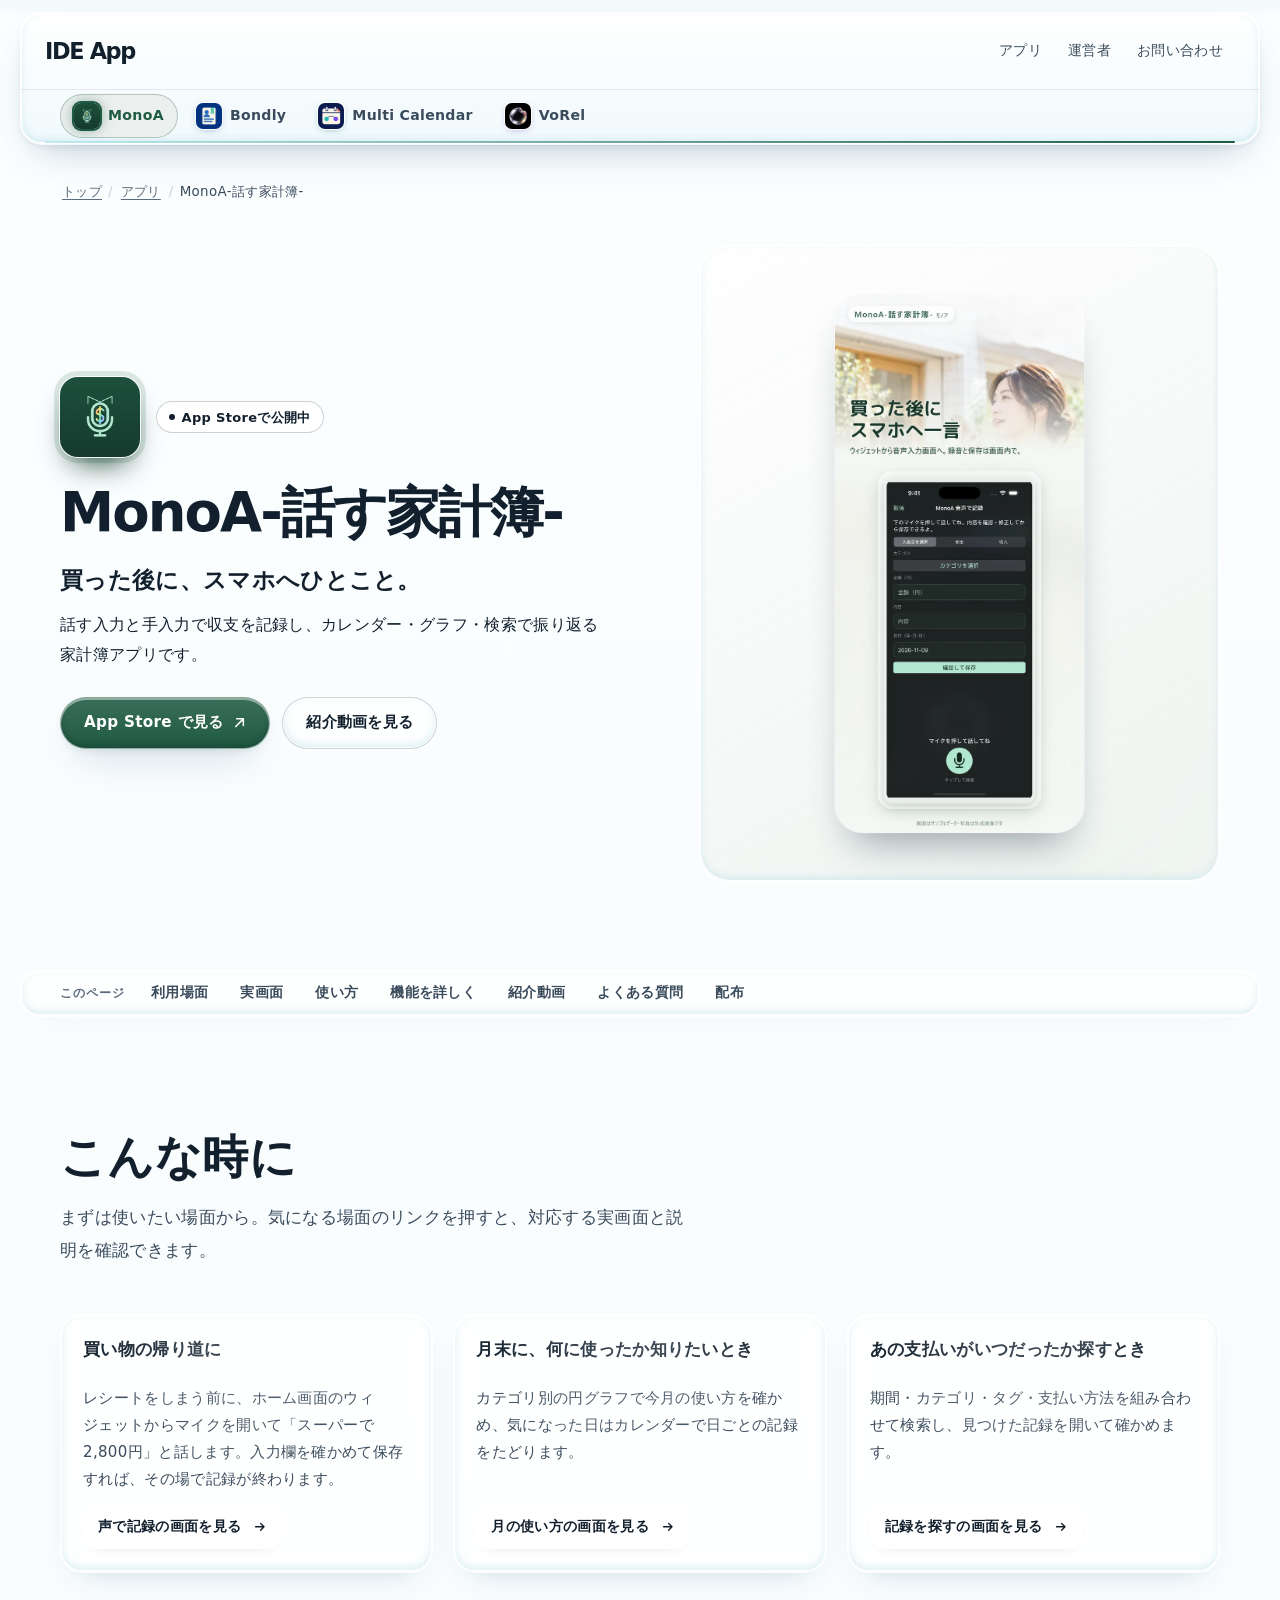
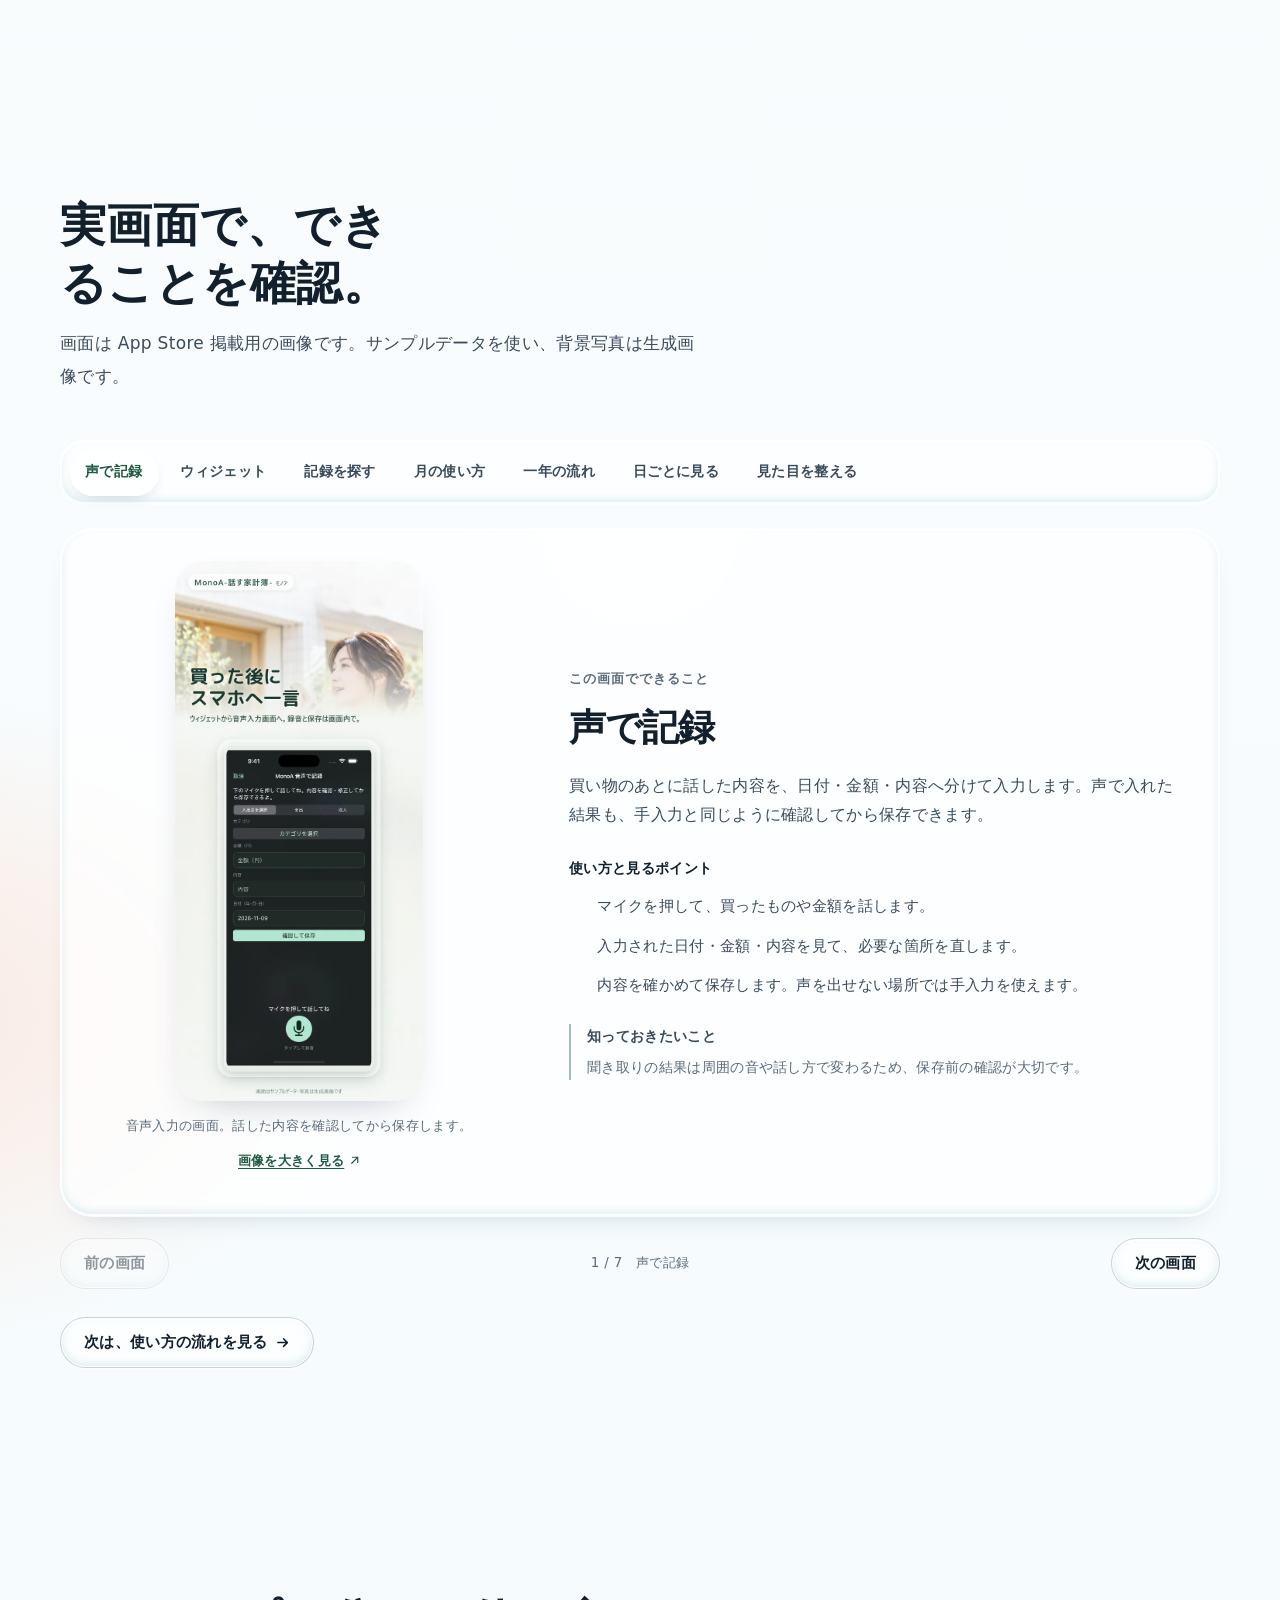
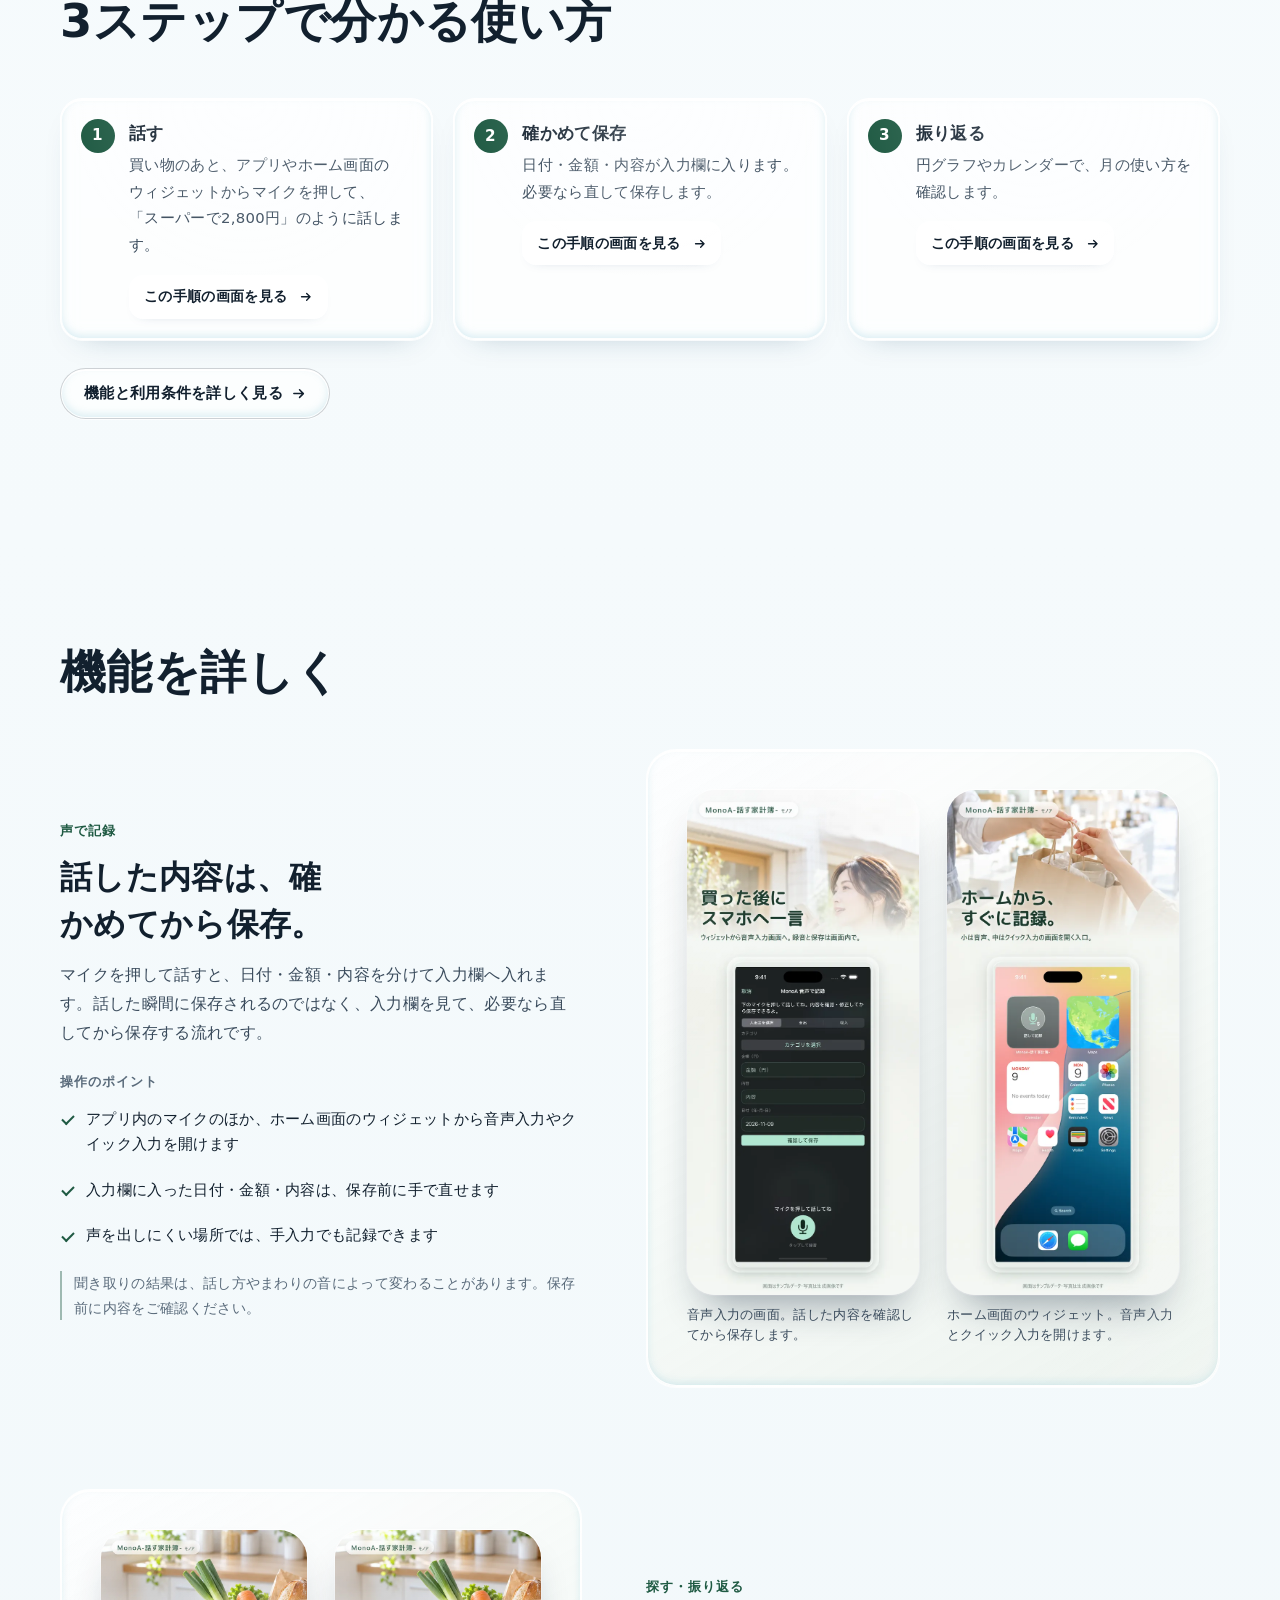
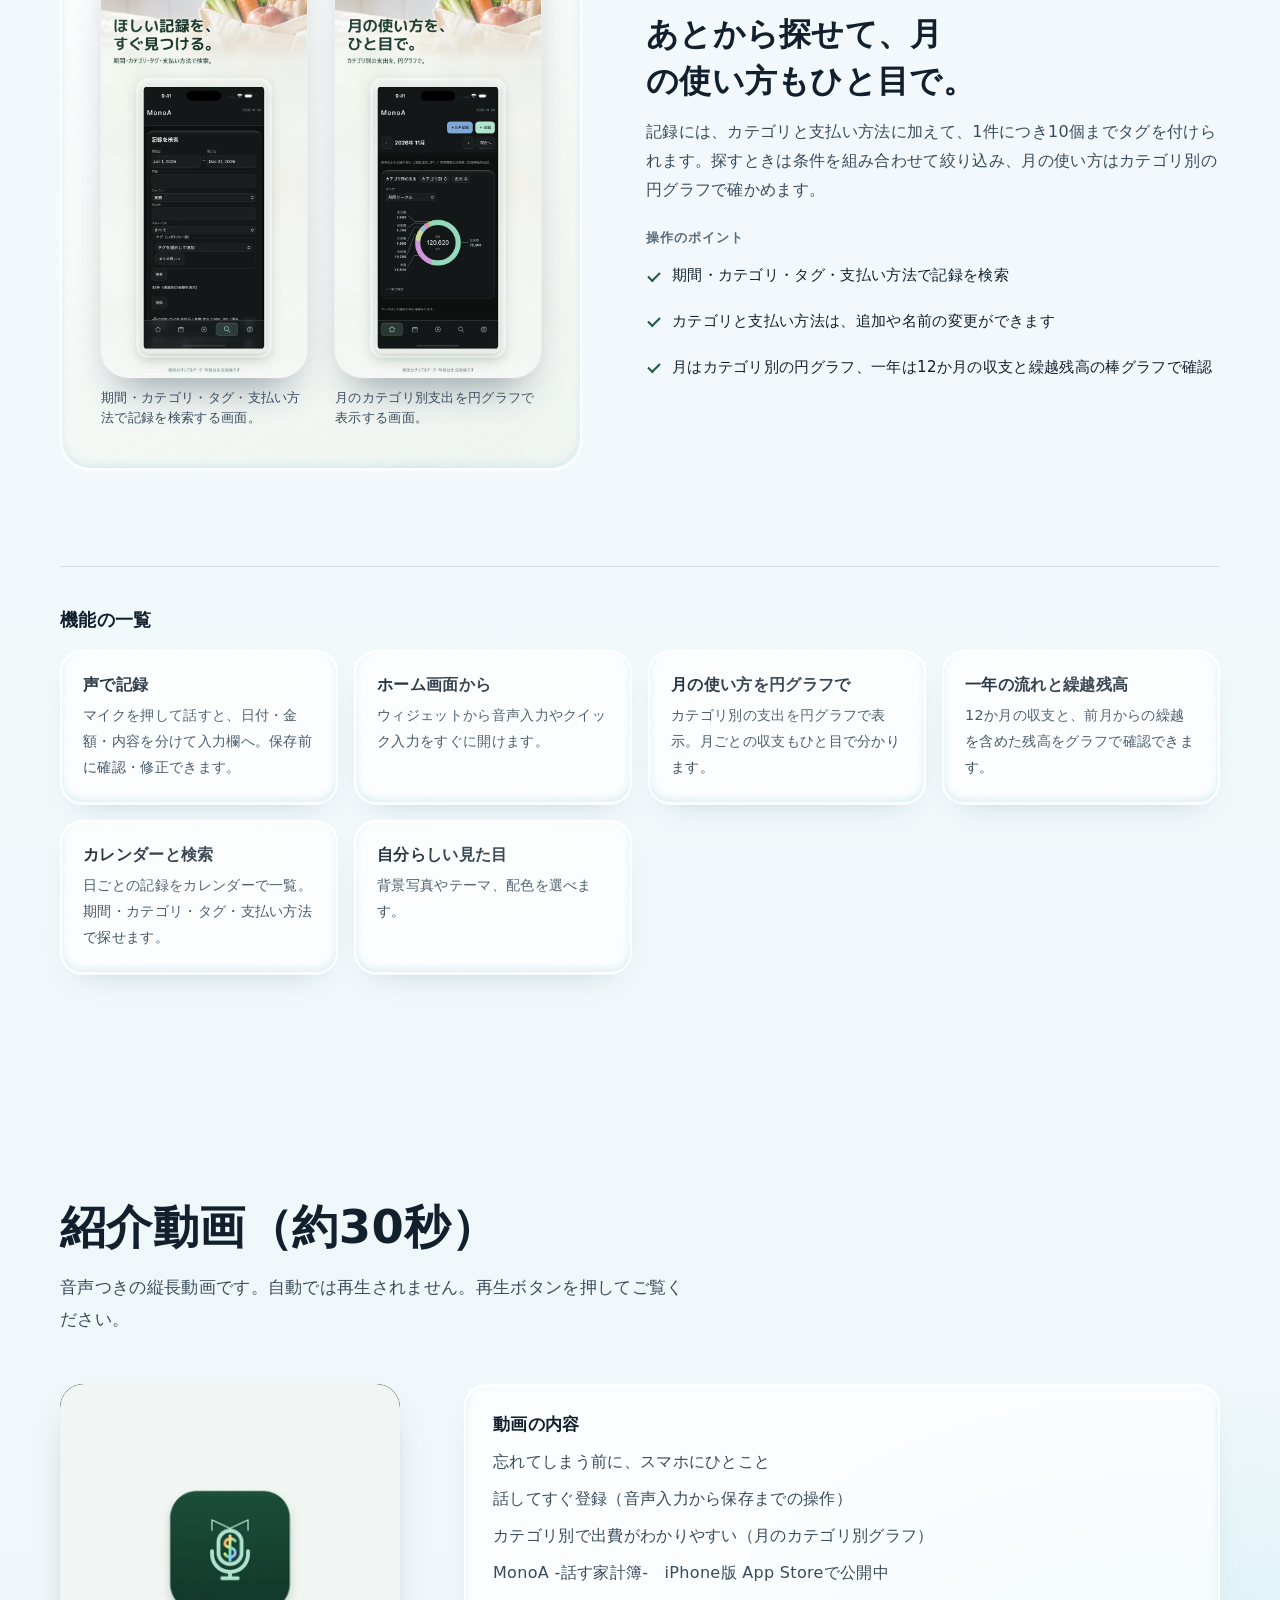
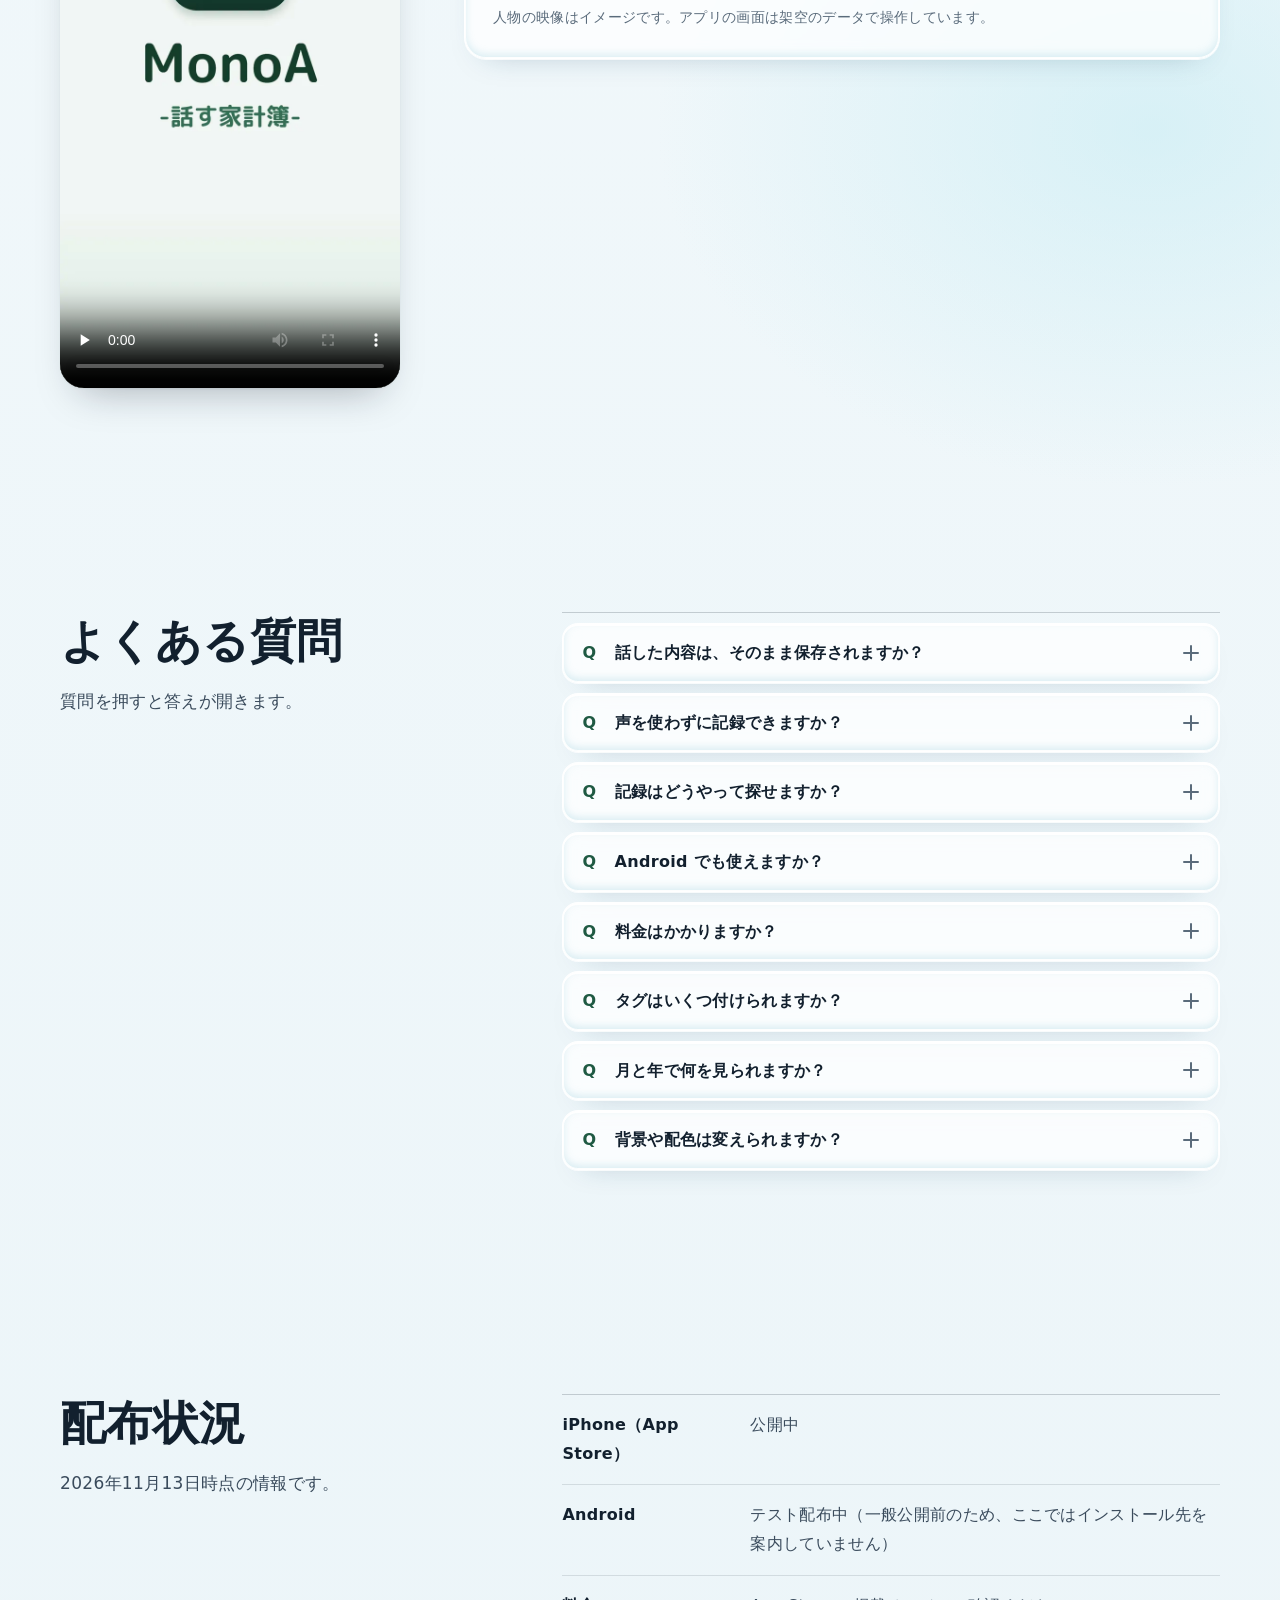
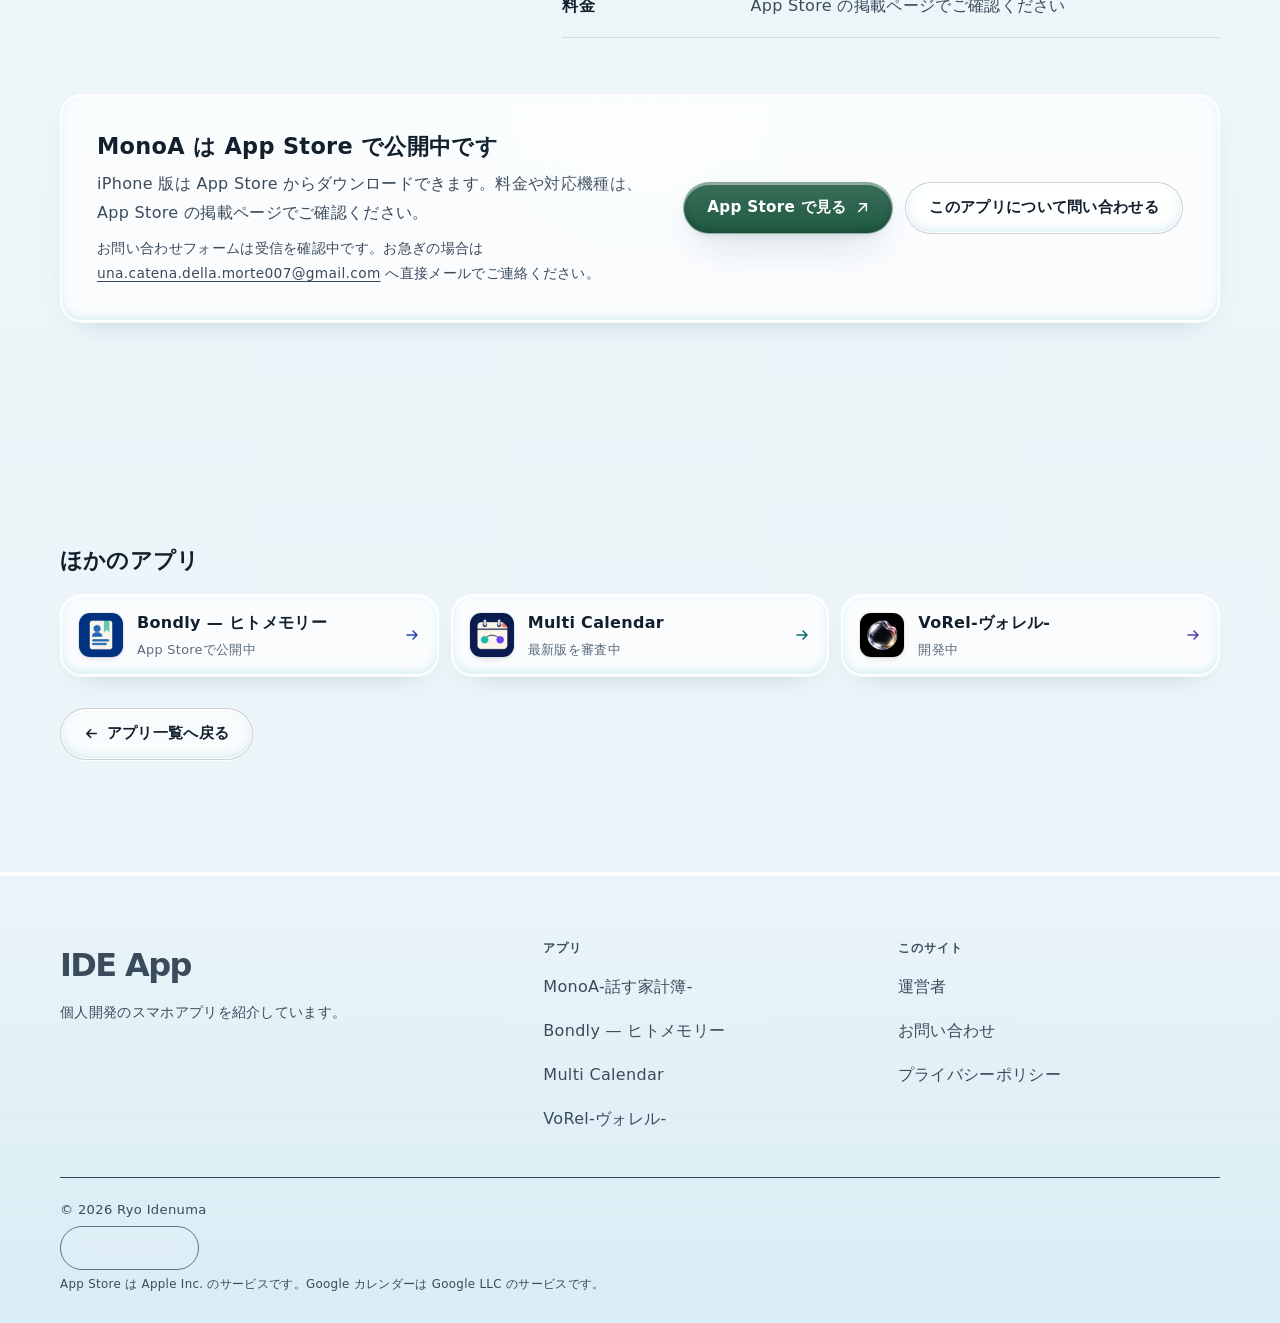
<file: apps/monoa/index.html>
<!doctype html>
<html lang="ja">
<head>
<meta charset="utf-8">
<meta name="viewport" content="width=device-width, initial-scale=1">
<title>MonoA-話す家計簿-｜IDE App</title>
<meta name="description" content="MonoA-話す家計簿-：話す入力と手入力で収支を記録し、カレンダー・グラフ・検索で振り返る家計簿アプリです。">
<link rel="canonical" href="https://unacatenadellamorte-cmd.github.io/ryo-apps/apps/monoa/">
<meta name="theme-color" content="#ffffff">
<meta name="color-scheme" content="light">
<meta name="referrer" content="strict-origin-when-cross-origin">
<meta property="og:type" content="website">
<meta property="og:locale" content="ja_JP">
<meta property="og:site_name" content="IDE App">
<meta property="og:title" content="MonoA-話す家計簿-｜IDE App">
<meta property="og:description" content="MonoA-話す家計簿-：話す入力と手入力で収支を記録し、カレンダー・グラフ・検索で振り返る家計簿アプリです。">
<meta property="og:url" content="https://unacatenadellamorte-cmd.github.io/ryo-apps/apps/monoa/">
<meta property="og:image" content="https://unacatenadellamorte-cmd.github.io/ryo-apps/assets/og/og-monoa.png">
<meta property="og:image:width" content="1200">
<meta property="og:image:height" content="630">
<meta name="twitter:card" content="summary_large_image">
<link rel="icon" href="../../favicon.svg" type="image/svg+xml">
<link rel="icon" href="../../favicon-32.png" sizes="32x32" type="image/png">
<link rel="apple-touch-icon" href="../../apple-touch-icon.png">
<link rel="stylesheet" href="../../assets/css/site.css?v=20261119-atelier">
<link rel="stylesheet" href="../../assets/css/atelier.css?v=20261119-atelier">
<script src="../../site-config.js?v=20261119-atelier" defer></script>
<script src="../../assets/js/site.js?v=20261119-atelier" defer></script>
<script src="../../assets/js/experience.js?v=20261119-atelier" defer></script>
<script src="../../assets/js/glass-optics.js?v=20261119-atelier" defer></script>
</head>
<body class="page-app" style="--app:#1f5a43;--app-tint:#e6efe9">
<a class="skip" href="#main">本文へ移動</a>
<div class="glass-atmosphere" aria-hidden="true"><span></span><span></span><span></span></div>
<header class="site-header" data-edit-id="site-header">
  <div class="wrap header-in">
    <a class="brand" href="../../index.html" data-edit-id="brand"><span class="brand-mark" aria-hidden="true">I</span><span class="brand-text">IDE App</span></a>
    <nav aria-label="サイト内">
      <ul class="nav">
        <li><a href="../../index.html#apps" data-edit-id="nav-apps">アプリ</a></li>
        <li><a href="../../index.html#about" data-edit-id="nav-about">運営者</a></li>
        <li><a href="../../index.html#contact" data-edit-id="nav-contact">お問い合わせ</a></li>
      </ul>
    </nav>
  </div>
  <nav class="app-switch" aria-label="アプリごとの紹介ページ">
    <ul class="wrap"><li><a href="../../apps/monoa/index.html" style="--app:#1f5a43" aria-current="page" data-edit-id="switch-monoa"><img class="dot" src="../../assets/media/monoa/icon.webp?v=20261119-atelier" alt="" width="24" height="24" decoding="async">MonoA</a></li><li><a href="../../apps/bondly/index.html" style="--app:#2747a8" data-edit-id="switch-bondly"><img class="dot" src="../../assets/media/bondly/icon.webp?v=20261119-atelier" alt="" width="24" height="24" decoding="async">Bondly</a></li><li><a href="../../apps/multicalendar/index.html" style="--app:#0d6b78" data-edit-id="switch-multicalendar"><img class="dot" src="../../assets/media/multicalendar/icon.webp?v=20261119-atelier" alt="" width="24" height="24" decoding="async">Multi Calendar</a></li><li><a href="../../apps/vorel/index.html" style="--app:#5b3fa8" data-edit-id="switch-vorel"><img class="dot" src="../../assets/media/vorel/icon.webp?v=20261119-atelier" alt="" width="24" height="24" decoding="async">VoRel</a></li></ul>
  </nav>
  <div class="reading-progress" aria-hidden="true"><span data-reading-progress></span></div>
</header>

<main id="main">
  <nav class="crumbs wrap" aria-label="現在地">
    <ol>
      <li><a href="../../index.html">トップ</a></li>
      <li><a href="../../index.html#apps">アプリ</a></li>
      <li aria-current="page">MonoA-話す家計簿-</li>
    </ol>
  </nav>

  <section class="app-hero" aria-labelledby="app-title" data-edit-id="monoa-hero">
    <div class="wrap app-hero-in">
      <div class="app-hero-text">
        <div class="app-id">
          <img src="../../assets/media/monoa/icon.webp?v=20261119-atelier" alt="MonoA のアイコン" width="256" height="256" decoding="async" fetchpriority="high" class="app-icon app-icon-lg">
          <p class="app-meta"><span class="status status-live">App Storeで公開中</span></p>
        </div>
        <h1 id="app-title" class="app-title" data-edit-id="monoa-title">MonoA-話す家計簿-</h1>
        <p class="app-catch" data-edit-id="monoa-catch">買った後に、スマホへひとこと。</p>
        <p class="app-lead" data-edit-id="monoa-lead">話す入力と手入力で収支を記録し、カレンダー・グラフ・検索で振り返る家計簿アプリです。</p>
        <div class="app-actions">
          <a class="btn btn-store" href="https://apps.apple.com/jp/app/id6827865587" target="_blank" rel="noopener noreferrer" data-edit-id="monoa-store">App Store で見る<svg class="i" aria-hidden="true" viewBox="0 0 16 16"><path d="M6 3h7v7M13 3 5 11" fill="none" stroke="currentColor" stroke-width="1.6" stroke-linecap="round" stroke-linejoin="round"/></svg><span class="visually-hidden">（新しいタブで開きます）</span></a>
          <a class="btn btn-ghost" href="#video">紹介動画を見る</a>
        </div>
      </div>
      <figure class="app-hero-media" data-edit-id="monoa-hero-screen">
        <img src="../../assets/media/monoa/screen-voice.webp?v=20261119-atelier" alt="音声入力の画面。話した内容を確認してから保存します。" width="640" height="1391" decoding="async" fetchpriority="high" class="phone">
      </figure>
    </div>
  </section>

  <nav class="toc" aria-label="このページの内容" data-edit-id="monoa-toc">
    <div class="wrap toc-in">
      <p class="toc-label" aria-hidden="true">このページ</p>
      <ul class="toc-list"><li><a href="#scenes" data-edit-id="monoa-toc-scenes">利用場面</a></li><li><a href="#gallery" data-edit-id="monoa-toc-gallery">実画面</a></li><li><a href="#steps" data-edit-id="monoa-toc-steps">使い方</a></li><li><a href="#features" data-edit-id="monoa-toc-features">機能を詳しく</a></li><li><a href="#video" data-edit-id="monoa-toc-video">紹介動画</a></li><li><a href="#faq" data-edit-id="monoa-toc-faq">よくある質問</a></li><li><a href="#dist" data-edit-id="monoa-toc-dist">配布</a></li></ul>
    </div>
  </nav>

  <section class="section scenes" id="scenes" aria-labelledby="scenes-title" data-edit-id="monoa-scenes">
    <div class="wrap">
      <header class="section-head">
        <h2 id="scenes-title" class="section-title">こんな時に</h2>
        <p class="section-lead">まずは使いたい場面から。気になる場面のリンクを押すと、対応する実画面と説明を確認できます。</p>

      </header>
      <ol class="scene-list"><li class="scene" data-edit-id="monoa-scene-1"><h3 class="scene-title">買い物の帰り道に</h3><p class="scene-text">レシートをしまう前に、ホーム画面のウィジェットからマイクを開いて「スーパーで2,800円」と話します。入力欄を確かめて保存すれば、その場で記録が終わります。</p><a class="scene-screen-link" data-guide-link href="#monoa-guide-screen-voice">声で記録の画面を見る<svg class="i" aria-hidden="true" viewBox="0 0 16 16"><path d="M3 8h10M9 4l4 4-4 4" fill="none" stroke="currentColor" stroke-width="1.6" stroke-linecap="round" stroke-linejoin="round"/></svg></a></li><li class="scene" data-edit-id="monoa-scene-2"><h3 class="scene-title">月末に、何に使ったか知りたいとき</h3><p class="scene-text">カテゴリ別の円グラフで今月の使い方を確かめ、気になった日はカレンダーで日ごとの記録をたどります。</p><a class="scene-screen-link" data-guide-link href="#monoa-guide-screen-circle">月の使い方の画面を見る<svg class="i" aria-hidden="true" viewBox="0 0 16 16"><path d="M3 8h10M9 4l4 4-4 4" fill="none" stroke="currentColor" stroke-width="1.6" stroke-linecap="round" stroke-linejoin="round"/></svg></a></li><li class="scene" data-edit-id="monoa-scene-3"><h3 class="scene-title">あの支払いがいつだったか探すとき</h3><p class="scene-text">期間・カテゴリ・タグ・支払い方法を組み合わせて検索し、見つけた記録を開いて確かめます。</p><a class="scene-screen-link" data-guide-link href="#monoa-guide-screen-search">記録を探すの画面を見る<svg class="i" aria-hidden="true" viewBox="0 0 16 16"><path d="M3 8h10M9 4l4 4-4 4" fill="none" stroke="currentColor" stroke-width="1.6" stroke-linecap="round" stroke-linejoin="round"/></svg></a></li></ol>
    </div>
  </section>

  <section class="section gallery" id="gallery" aria-labelledby="gallery-title">
    <div class="wrap">
      <header class="section-head">
        <h2 id="gallery-title" class="section-title">実画面で、できることを確認。</h2>
        <p class="section-lead">画面は App Store 掲載用の画像です。サンプルデータを使い、背景写真は生成画像です。</p>
      </header>
      <div class="screen-guide" data-screen-guide data-edit-id="monoa-screen-guide">
        <nav class="guide-nav" aria-label="詳しく見る画面を選ぶ"><a id="monoa-guide-screen-voice-tab" href="#monoa-guide-screen-voice" data-guide-tab>声で記録</a><a id="monoa-guide-screen-widgets-tab" href="#monoa-guide-screen-widgets" data-guide-tab>ウィジェット</a><a id="monoa-guide-screen-search-tab" href="#monoa-guide-screen-search" data-guide-tab>記録を探す</a><a id="monoa-guide-screen-circle-tab" href="#monoa-guide-screen-circle" data-guide-tab>月の使い方</a><a id="monoa-guide-screen-balance-tab" href="#monoa-guide-screen-balance" data-guide-tab>一年の流れ</a><a id="monoa-guide-screen-calendar-tab" href="#monoa-guide-screen-calendar" data-guide-tab>日ごとに見る</a><a id="monoa-guide-screen-settings-tab" href="#monoa-guide-screen-settings" data-guide-tab>見た目を整える</a></nav>
        <div class="guide-stage">
        <article class="guide-panel" id="monoa-guide-screen-voice" data-guide-panel data-guide-title="声で記録" data-edit-id="monoa-shot-screen-voice">
          <figure class="guide-figure">
            <img src="../../assets/media/monoa/screen-voice.webp?v=20261119-atelier" alt="音声入力の画面。話した内容を確認してから保存します。" width="640" height="1391" loading="lazy" decoding="async" class="phone">
            <figcaption>音声入力の画面。話した内容を確認してから保存します。</figcaption>
            <a class="shot-open" href="../../assets/media/monoa/screen-voice.webp?v=20261119-atelier" target="_blank" rel="noopener noreferrer" data-edit-id="monoa-shot-screen-voice-open">画像を大きく見る<svg class="i" aria-hidden="true" viewBox="0 0 16 16"><path d="M6 3h7v7M13 3 5 11" fill="none" stroke="currentColor" stroke-width="1.6" stroke-linecap="round" stroke-linejoin="round"/></svg><span class="visually-hidden">（音声入力の画面。話した内容を確認してから保存します。、新しいタブで開きます）</span></a>
          </figure>
          <div class="guide-copy">
            <p class="eyebrow">この画面でできること</p>
            <h3>声で記録</h3><p class="guide-description">買い物のあとに話した内容を、日付・金額・内容へ分けて入力します。声で入れた結果も、手入力と同じように確認してから保存できます。</p>
            <h4>使い方と見るポイント</h4>
            <ol class="guide-actions"><li>マイクを押して、買ったものや金額を話します。</li><li>入力された日付・金額・内容を見て、必要な箇所を直します。</li><li>内容を確かめて保存します。声を出せない場所では手入力を使えます。</li></ol>
            <aside class="guide-condition"><h4>知っておきたいこと</h4><p>聞き取りの結果は周囲の音や話し方で変わるため、保存前の確認が大切です。</p></aside>
          </div>
        </article>
        <article class="guide-panel" id="monoa-guide-screen-widgets" data-guide-panel data-guide-title="ウィジェット" data-edit-id="monoa-shot-screen-widgets">
          <figure class="guide-figure">
            <img src="../../assets/media/monoa/screen-widgets.webp?v=20261119-atelier" alt="ホーム画面のウィジェット。音声入力とクイック入力を開けます。" width="640" height="1391" loading="lazy" decoding="async" class="phone">
            <figcaption>ホーム画面のウィジェット。音声入力とクイック入力を開けます。</figcaption>
            <a class="shot-open" href="../../assets/media/monoa/screen-widgets.webp?v=20261119-atelier" target="_blank" rel="noopener noreferrer" data-edit-id="monoa-shot-screen-widgets-open">画像を大きく見る<svg class="i" aria-hidden="true" viewBox="0 0 16 16"><path d="M6 3h7v7M13 3 5 11" fill="none" stroke="currentColor" stroke-width="1.6" stroke-linecap="round" stroke-linejoin="round"/></svg><span class="visually-hidden">（ホーム画面のウィジェット。音声入力とクイック入力を開けます。、新しいタブで開きます）</span></a>
          </figure>
          <div class="guide-copy">
            <p class="eyebrow">この画面でできること</p>
            <h3>ウィジェット</h3><p class="guide-description">ホーム画面から、音声入力やクイック入力への入口を開けます。アプリを開いてから入力方法を探す手間を減らします。</p>
            <h4>使い方と見るポイント</h4>
            <ol class="guide-actions"><li>ホーム画面のウィジェットから入力方法を選びます。</li><li>音声入力またはクイック入力で記録を作ります。</li><li>アプリ側の入力内容を確かめてから保存します。</li></ol>
            <aside class="guide-condition"><h4>知っておきたいこと</h4><p>ウィジェットの配置と表示は、お使いのOSやホーム画面の設定によって異なります。</p></aside>
          </div>
        </article>
        <article class="guide-panel" id="monoa-guide-screen-search" data-guide-panel data-guide-title="記録を探す" data-edit-id="monoa-shot-screen-search">
          <figure class="guide-figure">
            <img src="../../assets/media/monoa/screen-search.webp?v=20261119-atelier" alt="期間・カテゴリ・タグ・支払い方法で記録を検索する画面。" width="640" height="1391" loading="lazy" decoding="async" class="phone">
            <figcaption>期間・カテゴリ・タグ・支払い方法で記録を検索する画面。</figcaption>
            <a class="shot-open" href="../../assets/media/monoa/screen-search.webp?v=20261119-atelier" target="_blank" rel="noopener noreferrer" data-edit-id="monoa-shot-screen-search-open">画像を大きく見る<svg class="i" aria-hidden="true" viewBox="0 0 16 16"><path d="M6 3h7v7M13 3 5 11" fill="none" stroke="currentColor" stroke-width="1.6" stroke-linecap="round" stroke-linejoin="round"/></svg><span class="visually-hidden">（期間・カテゴリ・タグ・支払い方法で記録を検索する画面。、新しいタブで開きます）</span></a>
          </figure>
          <div class="guide-copy">
            <p class="eyebrow">この画面でできること</p>
            <h3>記録を探す</h3><p class="guide-description">期間・カテゴリ・タグ・支払い方法を組み合わせて、あとから記録を探せます。毎月の支払いを確かめたいときにも使えます。</p>
            <h4>使い方と見るポイント</h4>
            <ol class="guide-actions"><li>探したい期間を決めます。</li><li>カテゴリ・タグ・支払い方法で条件を絞ります。</li><li>一覧から目的の記録を見つけて内容を確かめます。</li></ol>
            <aside class="guide-condition"><h4>知っておきたいこと</h4><p>タグは1件の記録に10個まで付けられます。カテゴリと支払い方法は追加・改名できます。</p></aside>
          </div>
        </article>
        <article class="guide-panel" id="monoa-guide-screen-circle" data-guide-panel data-guide-title="月の使い方" data-edit-id="monoa-shot-screen-circle">
          <figure class="guide-figure">
            <img src="../../assets/media/monoa/screen-circle.webp?v=20261119-atelier" alt="月のカテゴリ別支出を円グラフで表示する画面。" width="640" height="1391" loading="lazy" decoding="async" class="phone">
            <figcaption>月のカテゴリ別支出を円グラフで表示する画面。</figcaption>
            <a class="shot-open" href="../../assets/media/monoa/screen-circle.webp?v=20261119-atelier" target="_blank" rel="noopener noreferrer" data-edit-id="monoa-shot-screen-circle-open">画像を大きく見る<svg class="i" aria-hidden="true" viewBox="0 0 16 16"><path d="M6 3h7v7M13 3 5 11" fill="none" stroke="currentColor" stroke-width="1.6" stroke-linecap="round" stroke-linejoin="round"/></svg><span class="visually-hidden">（月のカテゴリ別支出を円グラフで表示する画面。、新しいタブで開きます）</span></a>
          </figure>
          <div class="guide-copy">
            <p class="eyebrow">この画面でできること</p>
            <h3>月の使い方</h3><p class="guide-description">カテゴリ別の支出を円グラフで見て、今月は何に使ったかを振り返れます。個々の記録とは別に、月全体の傾向を確かめる画面です。</p>
            <h4>使い方と見るポイント</h4>
            <ol class="guide-actions"><li>振り返りたい月を選びます。</li><li>カテゴリごとの支出の割合を見ます。</li><li>詳しい記録を探したいときは、検索やカレンダーも使います。</li></ol>
            <aside class="guide-condition"><h4>知っておきたいこと</h4><p>グラフは記録された内容をもとに表示されます。未入力の支払いは集計に含まれません。</p></aside>
          </div>
        </article>
        <article class="guide-panel" id="monoa-guide-screen-balance" data-guide-panel data-guide-title="一年の流れ" data-edit-id="monoa-shot-screen-balance">
          <figure class="guide-figure">
            <img src="../../assets/media/monoa/screen-balance.webp?v=20261119-atelier" alt="一年の収支と繰越残高を棒グラフで表示する画面。" width="640" height="1391" loading="lazy" decoding="async" class="phone">
            <figcaption>一年の収支と繰越残高を棒グラフで表示する画面。</figcaption>
            <a class="shot-open" href="../../assets/media/monoa/screen-balance.webp?v=20261119-atelier" target="_blank" rel="noopener noreferrer" data-edit-id="monoa-shot-screen-balance-open">画像を大きく見る<svg class="i" aria-hidden="true" viewBox="0 0 16 16"><path d="M6 3h7v7M13 3 5 11" fill="none" stroke="currentColor" stroke-width="1.6" stroke-linecap="round" stroke-linejoin="round"/></svg><span class="visually-hidden">（一年の収支と繰越残高を棒グラフで表示する画面。、新しいタブで開きます）</span></a>
          </figure>
          <div class="guide-copy">
            <p class="eyebrow">この画面でできること</p>
            <h3>一年の流れ</h3><p class="guide-description">12か月の収支と繰越残高を棒グラフで確認します。ひと月だけでは気づきにくい増減を、年の流れとして見られます。</p>
            <h4>使い方と見るポイント</h4>
            <ol class="guide-actions"><li>一年の収入・支出の変化を見ます。</li><li>月ごとの差を比べます。</li><li>前月からの繰越を含めた残高も確かめます。</li></ol>
            <aside class="guide-condition"><h4>知っておきたいこと</h4><p>月の円グラフと年の棒グラフは、異なる切り口で記録を振り返るための表示です。</p></aside>
          </div>
        </article>
        <article class="guide-panel" id="monoa-guide-screen-calendar" data-guide-panel data-guide-title="日ごとに見る" data-edit-id="monoa-shot-screen-calendar">
          <figure class="guide-figure">
            <img src="../../assets/media/monoa/screen-calendar.webp?v=20261119-atelier" alt="日ごとの支出・収入をカレンダーで一覧する画面。" width="640" height="1391" loading="lazy" decoding="async" class="phone">
            <figcaption>日ごとの支出・収入をカレンダーで一覧する画面。</figcaption>
            <a class="shot-open" href="../../assets/media/monoa/screen-calendar.webp?v=20261119-atelier" target="_blank" rel="noopener noreferrer" data-edit-id="monoa-shot-screen-calendar-open">画像を大きく見る<svg class="i" aria-hidden="true" viewBox="0 0 16 16"><path d="M6 3h7v7M13 3 5 11" fill="none" stroke="currentColor" stroke-width="1.6" stroke-linecap="round" stroke-linejoin="round"/></svg><span class="visually-hidden">（日ごとの支出・収入をカレンダーで一覧する画面。、新しいタブで開きます）</span></a>
          </figure>
          <div class="guide-copy">
            <p class="eyebrow">この画面でできること</p>
            <h3>日ごとに見る</h3><p class="guide-description">収入や支出を日付からたどります。買い物をした日を覚えているときは、条件検索より日ごとの一覧が便利です。</p>
            <h4>使い方と見るポイント</h4>
            <ol class="guide-actions"><li>確認したい月と日を探します。</li><li>その日に登録した収入・支出を見ます。</li><li>金額や内容を確かめて、必要な記録を見直します。</li></ol>
            <aside class="guide-condition"><h4>知っておきたいこと</h4><p>予定の管理ではなく、家計簿に登録した収入・支出を振り返るカレンダーです。</p></aside>
          </div>
        </article>
        <article class="guide-panel" id="monoa-guide-screen-settings" data-guide-panel data-guide-title="見た目を整える" data-edit-id="monoa-shot-screen-settings">
          <figure class="guide-figure">
            <img src="../../assets/media/monoa/screen-settings.webp?v=20261119-atelier" alt="テーマ・配色・背景写真を選ぶ設定画面。" width="640" height="1391" loading="lazy" decoding="async" class="phone">
            <figcaption>テーマ・配色・背景写真を選ぶ設定画面。</figcaption>
            <a class="shot-open" href="../../assets/media/monoa/screen-settings.webp?v=20261119-atelier" target="_blank" rel="noopener noreferrer" data-edit-id="monoa-shot-screen-settings-open">画像を大きく見る<svg class="i" aria-hidden="true" viewBox="0 0 16 16"><path d="M6 3h7v7M13 3 5 11" fill="none" stroke="currentColor" stroke-width="1.6" stroke-linecap="round" stroke-linejoin="round"/></svg><span class="visually-hidden">（テーマ・配色・背景写真を選ぶ設定画面。、新しいタブで開きます）</span></a>
          </figure>
          <div class="guide-copy">
            <p class="eyebrow">この画面でできること</p>
            <h3>見た目を整える</h3><p class="guide-description">背景写真、テーマ、配色を選んで、自分に合う家計簿の見た目へ調整できます。毎日開く画面の読みやすさも大切にできます。</p>
            <h4>使い方と見るポイント</h4>
            <ol class="guide-actions"><li>設定で背景やテーマの項目を確認します。</li><li>好きな写真や配色を選びます。</li><li>文字や金額が読みやすい組み合わせに整えます。</li></ol>
            <aside class="guide-condition"><h4>知っておきたいこと</h4><p>紹介画像の背景写真は生成素材です。実際の収支データは含まれていません。</p></aside>
          </div>
        </article></div>
        <div class="guide-controls" data-guide-controls hidden>
          <button class="btn btn-ghost" type="button" data-guide-prev>前の画面</button>
          <p class="guide-status" data-guide-status aria-live="polite" aria-atomic="true"></p>
          <button class="btn btn-ghost" type="button" data-guide-next>次の画面</button>
        </div>
      </div>
      <a class="btn btn-ghost flow-next" href="#steps">次は、使い方の流れを見る<svg class="i" aria-hidden="true" viewBox="0 0 16 16"><path d="M3 8h10M9 4l4 4-4 4" fill="none" stroke="currentColor" stroke-width="1.6" stroke-linecap="round" stroke-linejoin="round"/></svg></a>
    </div>
  </section>
  <section class="section steps" id="steps" aria-labelledby="steps-title">
    <div class="wrap">
      <header class="section-head">
        <h2 id="steps-title" class="section-title">3ステップで分かる使い方</h2>
      </header>
      <ol class="step-list"><li class="step" data-edit-id="monoa-step-1"><p class="step-num" aria-hidden="true">1</p><div class="step-text"><h3><span class="visually-hidden">ステップ1：</span>話す</h3><p>買い物のあと、アプリやホーム画面のウィジェットからマイクを押して、「スーパーで2,800円」のように話します。</p><a class="step-screen-link" data-guide-link href="#monoa-guide-screen-widgets">この手順の画面を見る<svg class="i" aria-hidden="true" viewBox="0 0 16 16"><path d="M3 8h10M9 4l4 4-4 4" fill="none" stroke="currentColor" stroke-width="1.6" stroke-linecap="round" stroke-linejoin="round"/></svg></a></div></li><li class="step" data-edit-id="monoa-step-2"><p class="step-num" aria-hidden="true">2</p><div class="step-text"><h3><span class="visually-hidden">ステップ2：</span>確かめて保存</h3><p>日付・金額・内容が入力欄に入ります。必要なら直して保存します。</p><a class="step-screen-link" data-guide-link href="#monoa-guide-screen-voice">この手順の画面を見る<svg class="i" aria-hidden="true" viewBox="0 0 16 16"><path d="M3 8h10M9 4l4 4-4 4" fill="none" stroke="currentColor" stroke-width="1.6" stroke-linecap="round" stroke-linejoin="round"/></svg></a></div></li><li class="step" data-edit-id="monoa-step-3"><p class="step-num" aria-hidden="true">3</p><div class="step-text"><h3><span class="visually-hidden">ステップ3：</span>振り返る</h3><p>円グラフやカレンダーで、月の使い方を確認します。</p><a class="step-screen-link" data-guide-link href="#monoa-guide-screen-circle">この手順の画面を見る<svg class="i" aria-hidden="true" viewBox="0 0 16 16"><path d="M3 8h10M9 4l4 4-4 4" fill="none" stroke="currentColor" stroke-width="1.6" stroke-linecap="round" stroke-linejoin="round"/></svg></a></div></li>
      </ol>
      <a class="btn btn-ghost flow-next" href="#features">機能と利用条件を詳しく見る<svg class="i" aria-hidden="true" viewBox="0 0 16 16"><path d="M3 8h10M9 4l4 4-4 4" fill="none" stroke="currentColor" stroke-width="1.6" stroke-linecap="round" stroke-linejoin="round"/></svg></a>
    </div>
  </section>

  <section class="section features" id="features" aria-labelledby="features-title">
    <div class="wrap">
      <header class="section-head">
        <h2 id="features-title" class="section-title">機能を詳しく</h2>

      </header>
      <div class="story-list">
      <article class="story" id="feature-voice" aria-labelledby="story-voice-title" data-edit-id="monoa-story-voice">
        <div class="story-text">
          <p class="eyebrow story-eyebrow">声で記録</p>
          <h3 id="story-voice-title" class="story-title" data-edit-id="monoa-story-voice-title">話した内容は、確かめてから保存。</h3>
          <p class="story-body">マイクを押して話すと、日付・金額・内容を分けて入力欄へ入れます。話した瞬間に保存されるのではなく、入力欄を見て、必要なら直してから保存する流れです。</p>
          <p class="story-points-label">操作のポイント</p>
          <ul class="story-points"><li>アプリ内のマイクのほか、ホーム画面のウィジェットから音声入力やクイック入力を開けます</li><li>入力欄に入った日付・金額・内容は、保存前に手で直せます</li><li>声を出しにくい場所では、手入力でも記録できます</li></ul>
          <p class="story-note">聞き取りの結果は、話し方やまわりの音によって変わることがあります。保存前に内容をご確認ください。</p>
        </div>
        <div class="story-media story-media-2"><figure class="story-shot"><img src="../../assets/media/monoa/screen-voice.webp?v=20261119-atelier" alt="音声入力の画面。話した内容を確認してから保存します。" width="640" height="1391" loading="lazy" decoding="async" class="phone"><figcaption>音声入力の画面。話した内容を確認してから保存します。</figcaption></figure><figure class="story-shot"><img src="../../assets/media/monoa/screen-widgets.webp?v=20261119-atelier" alt="ホーム画面のウィジェット。音声入力とクイック入力を開けます。" width="640" height="1391" loading="lazy" decoding="async" class="phone"><figcaption>ホーム画面のウィジェット。音声入力とクイック入力を開けます。</figcaption></figure></div>
      </article>
      <article class="story story-rev" id="feature-lookback" aria-labelledby="story-lookback-title" data-edit-id="monoa-story-lookback">
        <div class="story-text">
          <p class="eyebrow story-eyebrow">探す・振り返る</p>
          <h3 id="story-lookback-title" class="story-title" data-edit-id="monoa-story-lookback-title">あとから探せて、月の使い方もひと目で。</h3>
          <p class="story-body">記録には、カテゴリと支払い方法に加えて、1件につき10個までタグを付けられます。探すときは条件を組み合わせて絞り込み、月の使い方はカテゴリ別の円グラフで確かめます。</p>
          <p class="story-points-label">操作のポイント</p>
          <ul class="story-points"><li>期間・カテゴリ・タグ・支払い方法で記録を検索</li><li>カテゴリと支払い方法は、追加や名前の変更ができます</li><li>月はカテゴリ別の円グラフ、一年は12か月の収支と繰越残高の棒グラフで確認</li></ul>

        </div>
        <div class="story-media story-media-2"><figure class="story-shot"><img src="../../assets/media/monoa/screen-search.webp?v=20261119-atelier" alt="期間・カテゴリ・タグ・支払い方法で記録を検索する画面。" width="640" height="1391" loading="lazy" decoding="async" class="phone"><figcaption>期間・カテゴリ・タグ・支払い方法で記録を検索する画面。</figcaption></figure><figure class="story-shot"><img src="../../assets/media/monoa/screen-circle.webp?v=20261119-atelier" alt="月のカテゴリ別支出を円グラフで表示する画面。" width="640" height="1391" loading="lazy" decoding="async" class="phone"><figcaption>月のカテゴリ別支出を円グラフで表示する画面。</figcaption></figure></div>
      </article>
      </div>
      <div class="feature-all" data-edit-id="monoa-feature-all">
        <h3 class="feature-all-title">機能の一覧</h3>
        <ul class="feature-list"><li class="feature" data-edit-id="monoa-feature-1"><h4>声で記録</h4><p>マイクを押して話すと、日付・金額・内容を分けて入力欄へ。保存前に確認・修正できます。</p></li><li class="feature" data-edit-id="monoa-feature-2"><h4>ホーム画面から</h4><p>ウィジェットから音声入力やクイック入力をすぐに開けます。</p></li><li class="feature" data-edit-id="monoa-feature-3"><h4>月の使い方を円グラフで</h4><p>カテゴリ別の支出を円グラフで表示。月ごとの収支もひと目で分かります。</p></li><li class="feature" data-edit-id="monoa-feature-4"><h4>一年の流れと繰越残高</h4><p>12か月の収支と、前月からの繰越を含めた残高をグラフで確認できます。</p></li><li class="feature" data-edit-id="monoa-feature-5"><h4>カレンダーと検索</h4><p>日ごとの記録をカレンダーで一覧。期間・カテゴリ・タグ・支払い方法で探せます。</p></li><li class="feature" data-edit-id="monoa-feature-6"><h4>自分らしい見た目</h4><p>背景写真やテーマ、配色を選べます。</p></li></ul>
      </div>
    </div>
  </section>


  <section class="section video" id="video" aria-labelledby="video-title">
    <div class="wrap video-in">
      <header class="section-head">
        <h2 id="video-title" class="section-title" data-edit-id="monoa-video-title">紹介動画（約30秒）</h2>
        <p class="section-lead">音声つきの縦長動画です。自動では再生されません。再生ボタンを押してご覧ください。</p>
      </header>
      <div class="video-body">
        <div class="video-frame" data-edit-id="monoa-video">
          <video controls preload="none" playsinline width="720" height="1280" poster="../../assets/media/monoa/poster.webp" aria-describedby="video-desc">
            <source src="../../assets/media/monoa/promo.mp4" type="video/mp4">
            お使いのブラウザーでは動画を再生できません。<a href="../../assets/media/monoa/promo.mp4">動画ファイルを開く</a>
          </video>
        </div>
        <div class="video-desc" id="video-desc">
          <h3>動画の内容</h3>
          <ol class="transcript"><li>忘れてしまう前に、スマホにひとこと</li><li>話してすぐ登録（音声入力から保存までの操作）</li><li>カテゴリ別で出費がわかりやすい（月のカテゴリ別グラフ）</li><li>MonoA -話す家計簿-　iPhone版 App Storeで公開中</li></ol>
          <p class="note">人物の映像はイメージです。アプリの画面は架空のデータで操作しています。</p>
        </div>
      </div>
    </div>
  </section>

  <section class="section faq" id="faq" aria-labelledby="faq-title">
    <div class="wrap faq-in">
      <header class="section-head">
        <h2 id="faq-title" class="section-title">よくある質問</h2>
        <p class="section-lead">質問を押すと答えが開きます。</p>
      </header>
      <div class="faq-list" data-edit-id="monoa-faq"><details class="faq-item" data-edit-id="monoa-faq-1"><summary><span class="faq-q" aria-hidden="true">Q</span><span class="faq-q-text">話した内容は、そのまま保存されますか？</span><span class="faq-mark" aria-hidden="true"></span></summary><div class="faq-a"><p>いいえ。話した内容は日付・金額・内容に分けて入力欄へ入り、確認・修正してから保存します。自動では保存されません。</p></div></details><details class="faq-item" data-edit-id="monoa-faq-2"><summary><span class="faq-q" aria-hidden="true">Q</span><span class="faq-q-text">声を使わずに記録できますか？</span><span class="faq-mark" aria-hidden="true"></span></summary><div class="faq-a"><p>はい。手入力でも記録できます。ホーム画面のウィジェットからは、音声入力のほかクイック入力も開けます。</p></div></details><details class="faq-item" data-edit-id="monoa-faq-3"><summary><span class="faq-q" aria-hidden="true">Q</span><span class="faq-q-text">記録はどうやって探せますか？</span><span class="faq-mark" aria-hidden="true"></span></summary><div class="faq-a"><p>期間・カテゴリ・タグ・支払い方法を組み合わせて検索できます。日ごとの記録はカレンダーでも一覧できます。</p></div></details><details class="faq-item" data-edit-id="monoa-faq-4"><summary><span class="faq-q" aria-hidden="true">Q</span><span class="faq-q-text">Android でも使えますか？</span><span class="faq-mark" aria-hidden="true"></span></summary><div class="faq-a"><p>Android 版はテスト配布中で、一般公開前のため、このサイトではインストール先を案内していません。iPhone 版は App Store で公開中です。</p></div></details><details class="faq-item" data-edit-id="monoa-faq-5"><summary><span class="faq-q" aria-hidden="true">Q</span><span class="faq-q-text">料金はかかりますか？</span><span class="faq-mark" aria-hidden="true"></span></summary><div class="faq-a"><p>料金は App Store の掲載ページでご確認ください。</p></div></details><details class="faq-item" data-edit-id="monoa-faq-6"><summary><span class="faq-q" aria-hidden="true">Q</span><span class="faq-q-text">タグはいくつ付けられますか？</span><span class="faq-mark" aria-hidden="true"></span></summary><div class="faq-a"><p>1件の記録に10個まで付けられます。カテゴリや支払い方法と組み合わせて、あとから検索するときの手がかりにできます。</p></div></details><details class="faq-item" data-edit-id="monoa-faq-7"><summary><span class="faq-q" aria-hidden="true">Q</span><span class="faq-q-text">月と年で何を見られますか？</span><span class="faq-mark" aria-hidden="true"></span></summary><div class="faq-a"><p>月はカテゴリ別の円グラフ、年は12か月の収支と繰越残高の棒グラフで振り返れます。日ごとの記録はカレンダーでも確認できます。</p></div></details><details class="faq-item" data-edit-id="monoa-faq-8"><summary><span class="faq-q" aria-hidden="true">Q</span><span class="faq-q-text">背景や配色は変えられますか？</span><span class="faq-mark" aria-hidden="true"></span></summary><div class="faq-a"><p>背景写真・テーマ・配色を選べます。金額や文字が見やすい組み合わせで使えます。</p></div></details></div>
    </div>
  </section>

  <section class="section dist" id="dist" aria-labelledby="dist-title">
    <div class="wrap dist-in">
      <header class="section-head">
        <h2 id="dist-title" class="section-title">配布状況</h2>
        <p class="section-lead">2026年11月13日時点の情報です。</p>
      </header>
      <div>
        <dl class="dist-dl" data-edit-id="monoa-dist"><div><dt>iPhone（App Store）</dt><dd>公開中</dd></div><div><dt>Android</dt><dd>テスト配布中（一般公開前のため、ここではインストール先を案内していません）</dd></div><div><dt>料金</dt><dd>App Store の掲載ページでご確認ください</dd></div></dl>
      </div>
    </div>
    <div class="wrap">
      <div class="cta" data-edit-id="monoa-cta">
        <div class="cta-text">
          <h3 class="cta-title" data-edit-id="monoa-cta-title">MonoA は App Store で公開中です</h3>
          <p>iPhone 版は App Store からダウンロードできます。料金や対応機種は、App Store の掲載ページでご確認ください。</p>
          <p class="cta-mail">お問い合わせフォームは受信を確認中です。お急ぎの場合は <a href="mailto:una.catena.della.morte007@gmail.com">una.catena.della.morte007@gmail.com</a> へ直接メールでご連絡ください。</p>
        </div>
        <div class="app-actions cta-actions"><a class="btn btn-store" href="https://apps.apple.com/jp/app/id6827865587" target="_blank" rel="noopener noreferrer" data-edit-id="monoa-cta-store">App Store で見る<svg class="i" aria-hidden="true" viewBox="0 0 16 16"><path d="M6 3h7v7M13 3 5 11" fill="none" stroke="currentColor" stroke-width="1.6" stroke-linecap="round" stroke-linejoin="round"/></svg><span class="visually-hidden">（新しいタブで開きます）</span></a><a class="btn btn-ghost" href="../../index.html?app=monoa#contact" data-edit-id="monoa-contact">このアプリについて問い合わせる</a></div>
      </div>
    </div>
  </section>

  <section class="section others" aria-labelledby="others-title">
    <div class="wrap">
      <h2 id="others-title" class="section-title small">ほかのアプリ</h2>
      <ul class="other-list"><li><a class="other" href="../../apps/bondly/index.html" style="--app:#2747a8;--app-tint:#e8ecf8"><img src="../../assets/media/bondly/icon.webp?v=20261119-atelier" alt="" width="256" height="256" loading="lazy" decoding="async" class="app-icon"><span class="other-text"><span class="other-name">Bondly — ヒトメモリー</span><span class="other-status">App Storeで公開中</span></span><svg class="i" aria-hidden="true" viewBox="0 0 16 16"><path d="M3 8h10M9 4l4 4-4 4" fill="none" stroke="currentColor" stroke-width="1.6" stroke-linecap="round" stroke-linejoin="round"/></svg></a></li><li><a class="other" href="../../apps/multicalendar/index.html" style="--app:#0d6b78;--app-tint:#e2f0f1"><img src="../../assets/media/multicalendar/icon.webp?v=20261119-atelier" alt="" width="256" height="256" loading="lazy" decoding="async" class="app-icon"><span class="other-text"><span class="other-name">Multi Calendar</span><span class="other-status">最新版を審査中</span></span><svg class="i" aria-hidden="true" viewBox="0 0 16 16"><path d="M3 8h10M9 4l4 4-4 4" fill="none" stroke="currentColor" stroke-width="1.6" stroke-linecap="round" stroke-linejoin="round"/></svg></a></li><li><a class="other" href="../../apps/vorel/index.html" style="--app:#5b3fa8;--app-tint:#eeeaf7"><img src="../../assets/media/vorel/icon.webp?v=20261119-atelier" alt="" width="256" height="256" loading="lazy" decoding="async" class="app-icon"><span class="other-text"><span class="other-name">VoRel-ヴォレル-</span><span class="other-status">開発中</span></span><svg class="i" aria-hidden="true" viewBox="0 0 16 16"><path d="M3 8h10M9 4l4 4-4 4" fill="none" stroke="currentColor" stroke-width="1.6" stroke-linecap="round" stroke-linejoin="round"/></svg></a></li></ul>
      <p class="back"><a class="btn btn-ghost" href="../../index.html#apps"><svg class="i" aria-hidden="true" viewBox="0 0 16 16"><path d="M13 8H3M7 4 3 8l4 4" fill="none" stroke="currentColor" stroke-width="1.6" stroke-linecap="round" stroke-linejoin="round"/></svg>アプリ一覧へ戻る</a></p>
    </div>
  </section>
</main>
<footer class="site-footer" data-edit-id="site-footer">
  <div class="wrap footer-in">
    <div class="footer-brand">
      <p class="footer-name">IDE App</p>
      <p class="footer-note">個人開発のスマホアプリを紹介しています。</p>
      <div class="sns" data-sns hidden data-edit-id="footer-sns"><p class="sns-label">SNSでも連絡できます</p><ul class="sns-list" data-sns-list></ul></div>
    </div>
    <nav aria-label="フッター">
      <p class="footer-h">アプリ</p>
      <ul><li><a href="../../apps/monoa/index.html">MonoA-話す家計簿-</a></li><li><a href="../../apps/bondly/index.html">Bondly — ヒトメモリー</a></li><li><a href="../../apps/multicalendar/index.html">Multi Calendar</a></li><li><a href="../../apps/vorel/index.html">VoRel-ヴォレル-</a></li></ul>
    </nav>
    <nav aria-label="サイト情報">
      <p class="footer-h">このサイト</p>
      <ul>
        <li><a href="../../index.html#about">運営者</a></li>
        <li><a href="../../index.html#contact">お問い合わせ</a></li>
        <li><a href="../../privacy/index.html">プライバシーポリシー</a></li>
      </ul>
    </nav>
  </div>
  <div class="wrap footer-bottom">
    <p>© 2026 Ryo Idenuma</p>
    <button class="motion-toggle" type="button" data-motion-toggle aria-pressed="false" hidden>動きを控えめに</button>
    <p class="footer-small">App Store は Apple Inc. のサービスです。Google カレンダーは Google LLC のサービスです。</p>
  </div>
</footer>
<dialog class="viewer" data-viewer aria-label="アプリ画面の拡大表示">
  <div class="viewer-surface">
    <div class="viewer-bar">
      <p data-viewer-count></p>
      <button class="btn btn-ghost" type="button" data-viewer-close autofocus>閉じる</button>
    </div>
    <div class="viewer-media" data-viewer-media><img data-viewer-image alt="" width="640" height="1391"></div>
    <p class="viewer-caption" data-viewer-caption></p>
    <p class="viewer-state" data-viewer-state role="status" aria-live="polite"></p>
    <div class="viewer-actions">
      <button class="btn btn-ghost" type="button" data-viewer-prev>前の画面</button>
      <button class="btn btn-ghost" type="button" data-viewer-zoom aria-pressed="false">拡大する</button>
      <button class="btn btn-ghost" type="button" data-viewer-next>次の画面</button>
      <a data-viewer-original target="_blank" rel="noopener noreferrer">元の画像を開く<span class="visually-hidden">（新しいタブで開きます）</span></a>
    </div>
  </div>
</dialog>
</body>
</html>
</file>
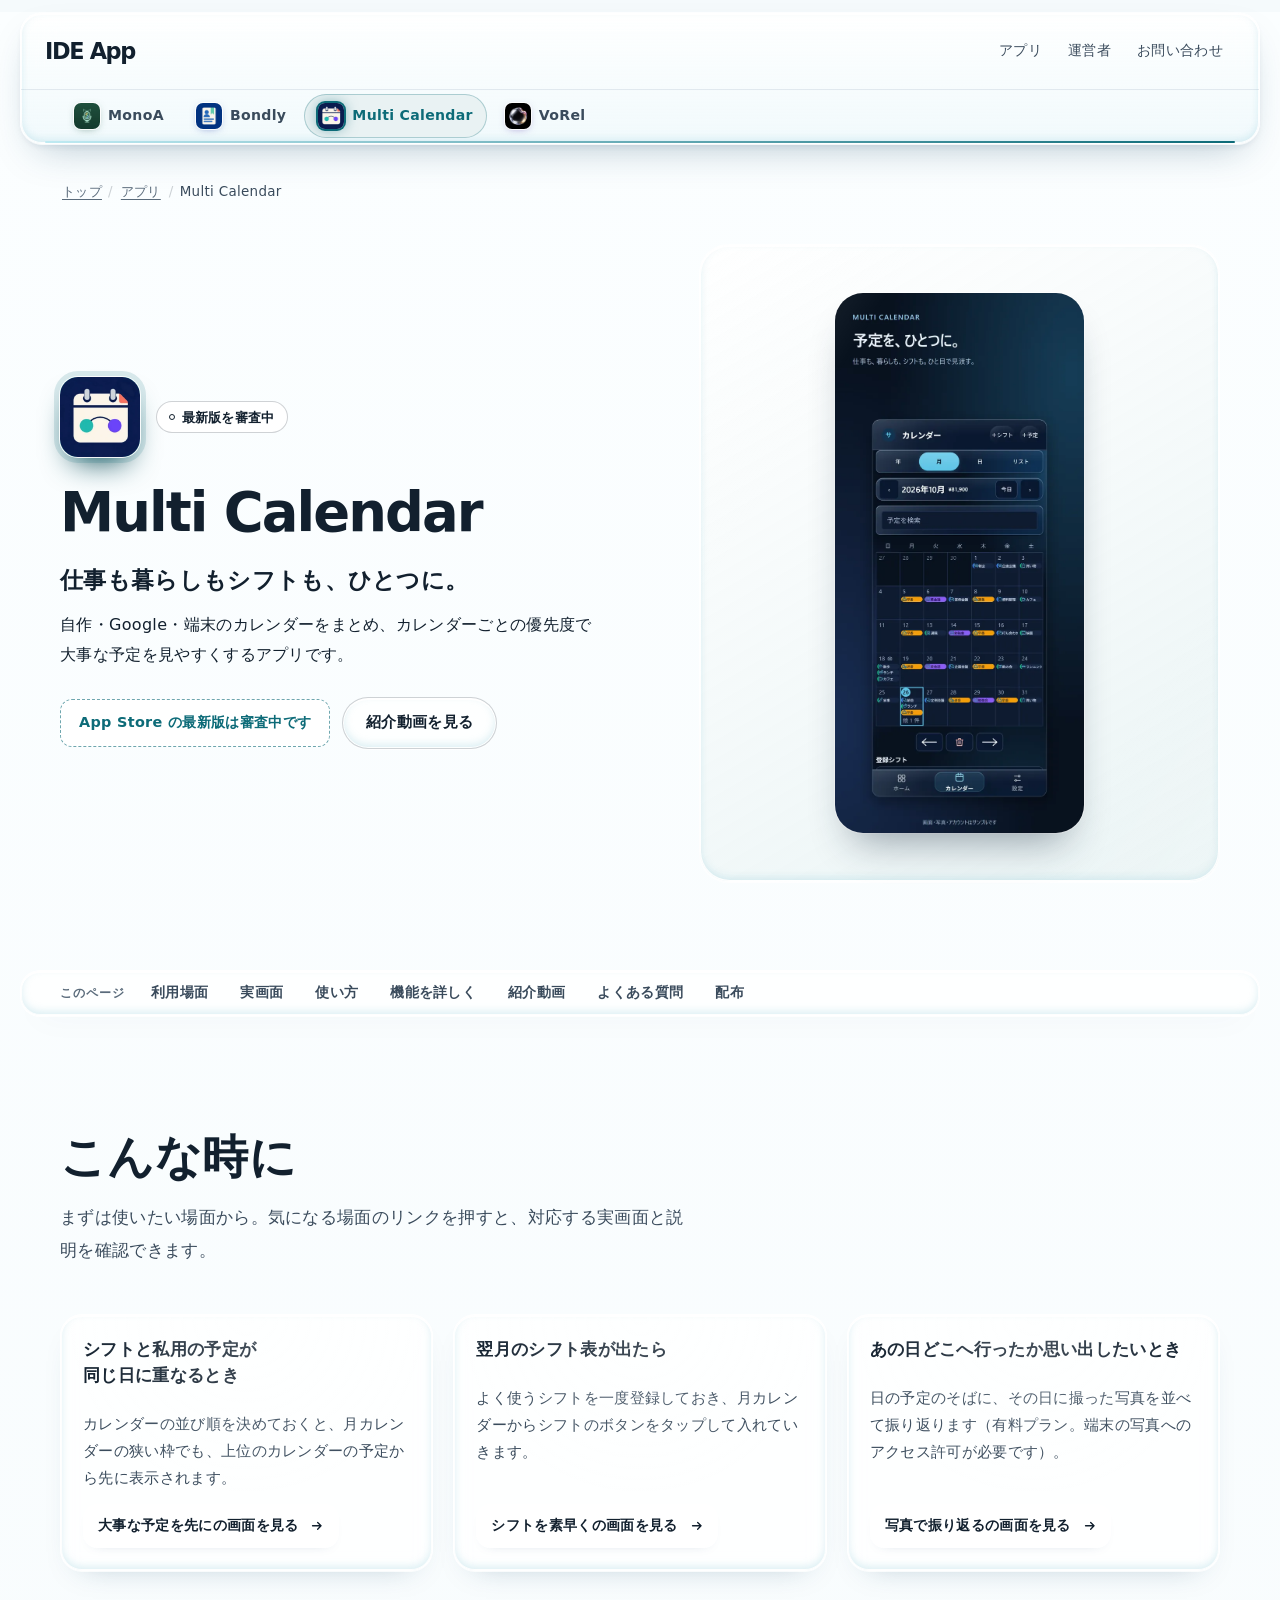
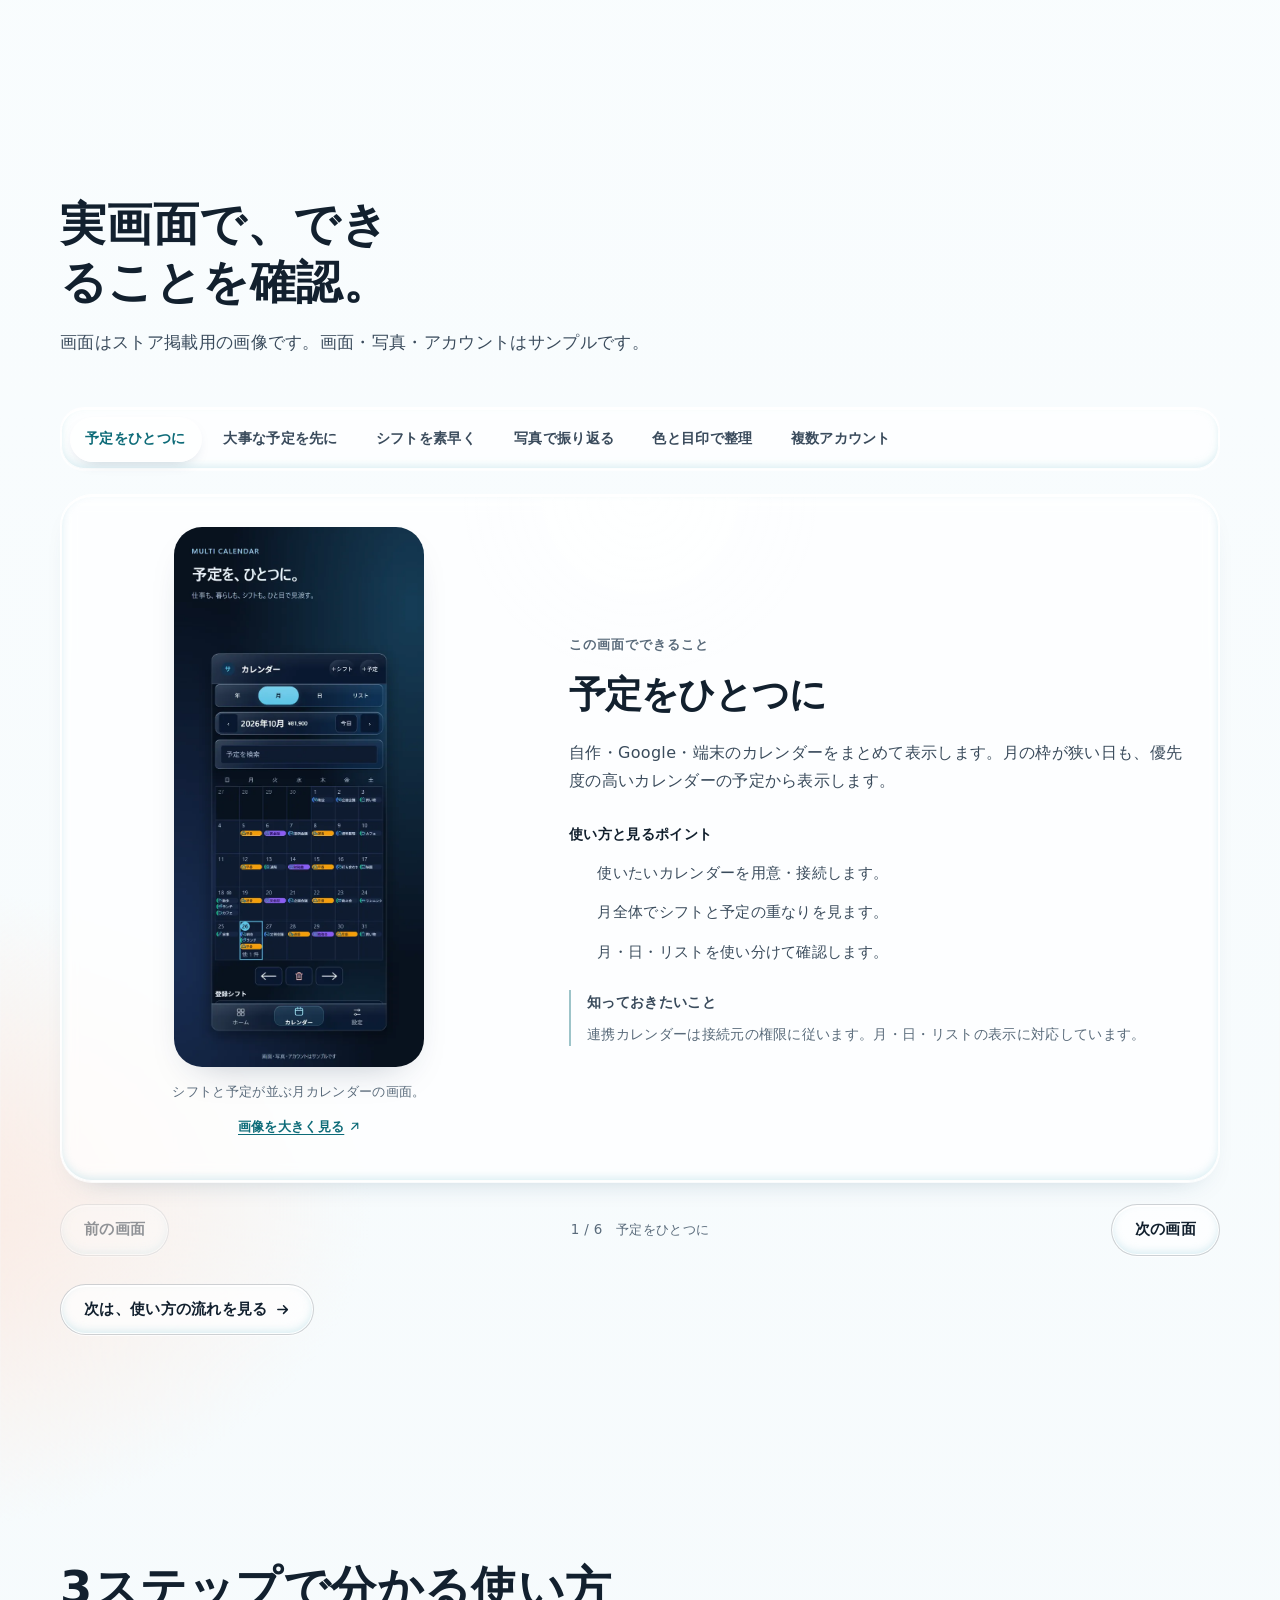
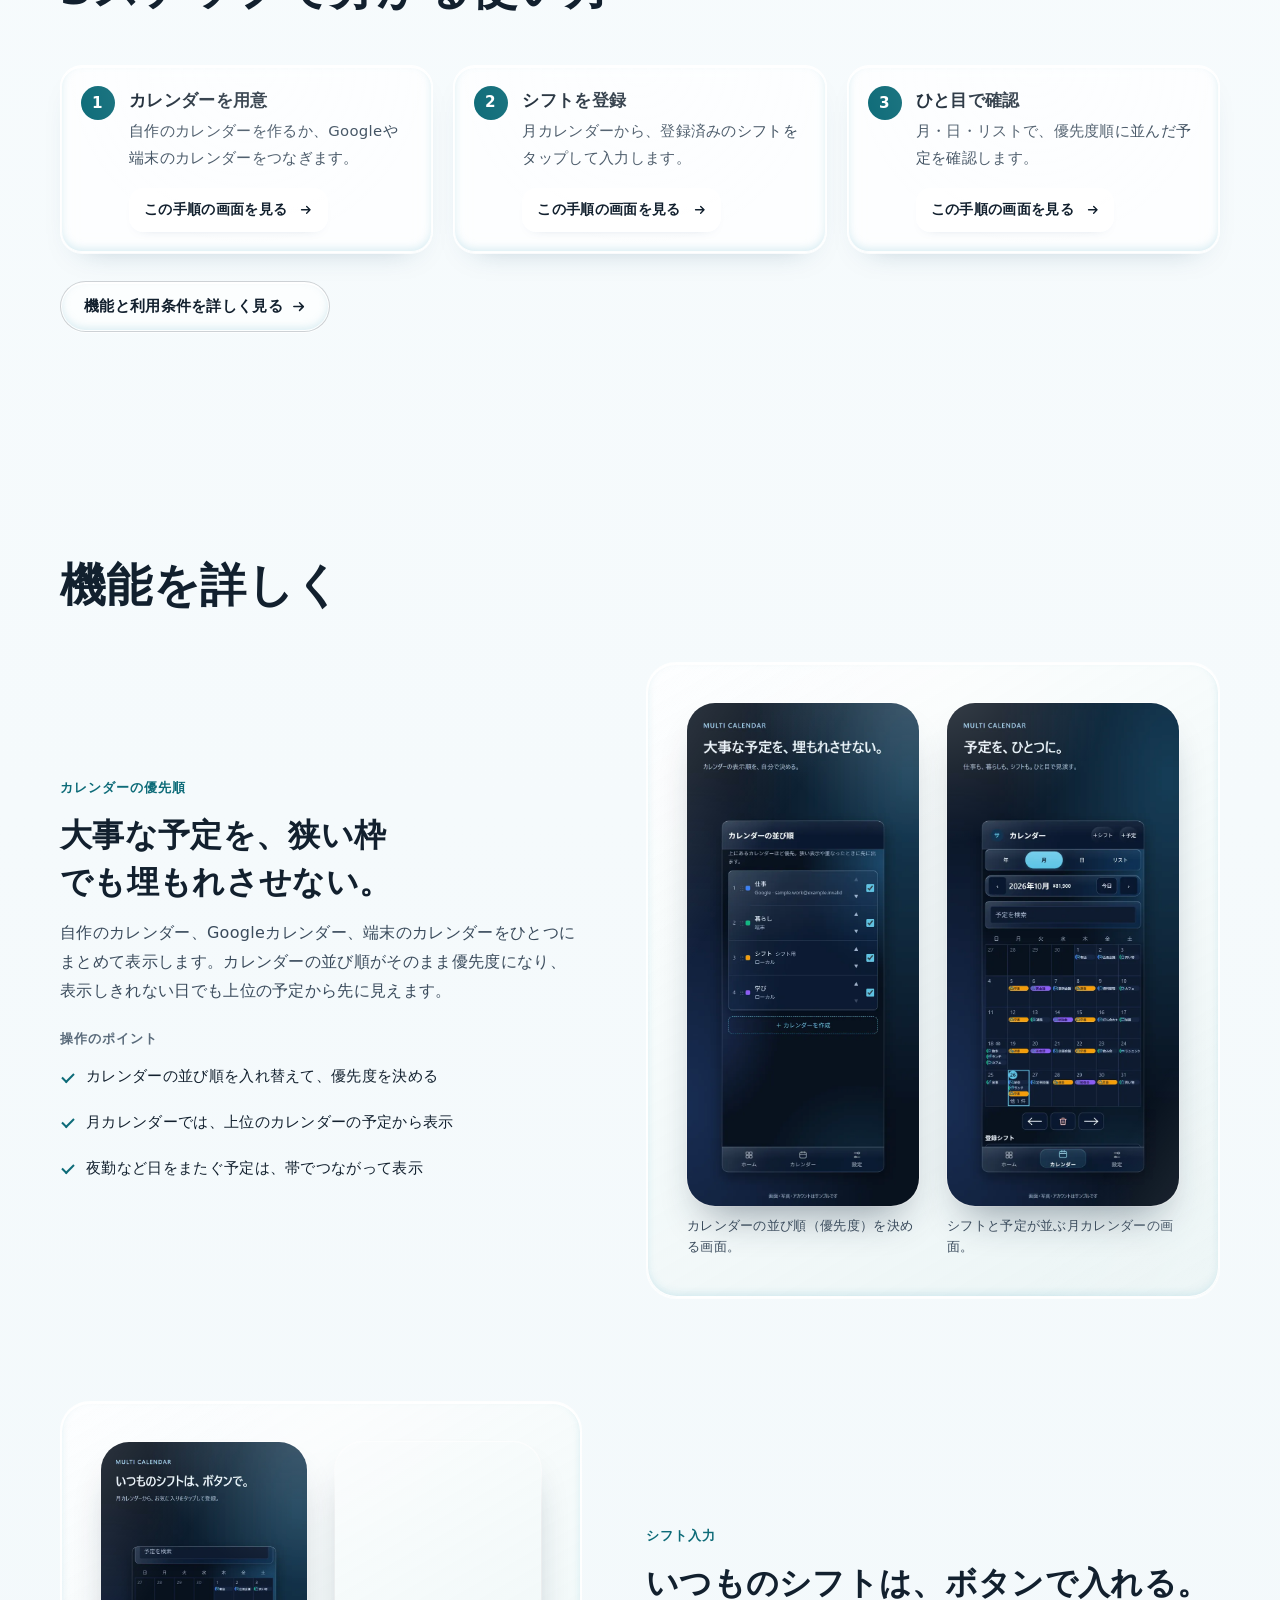
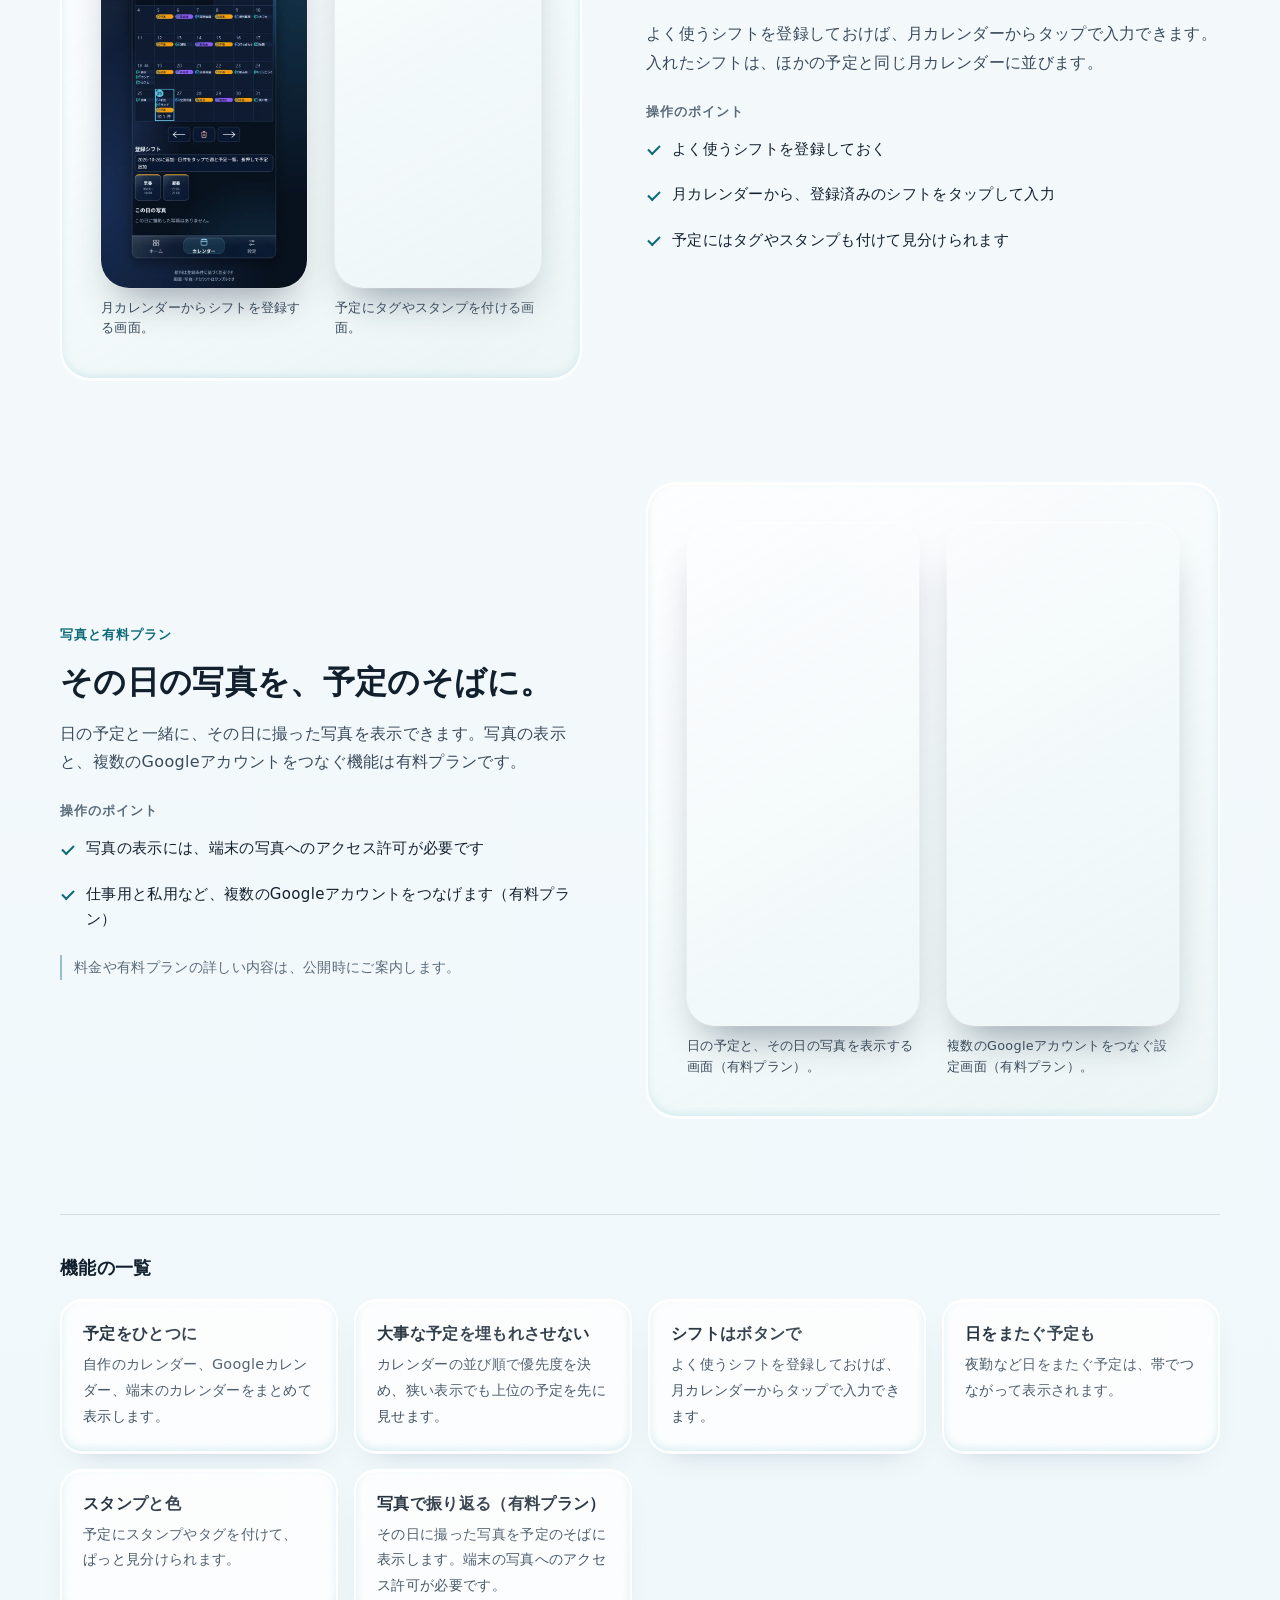
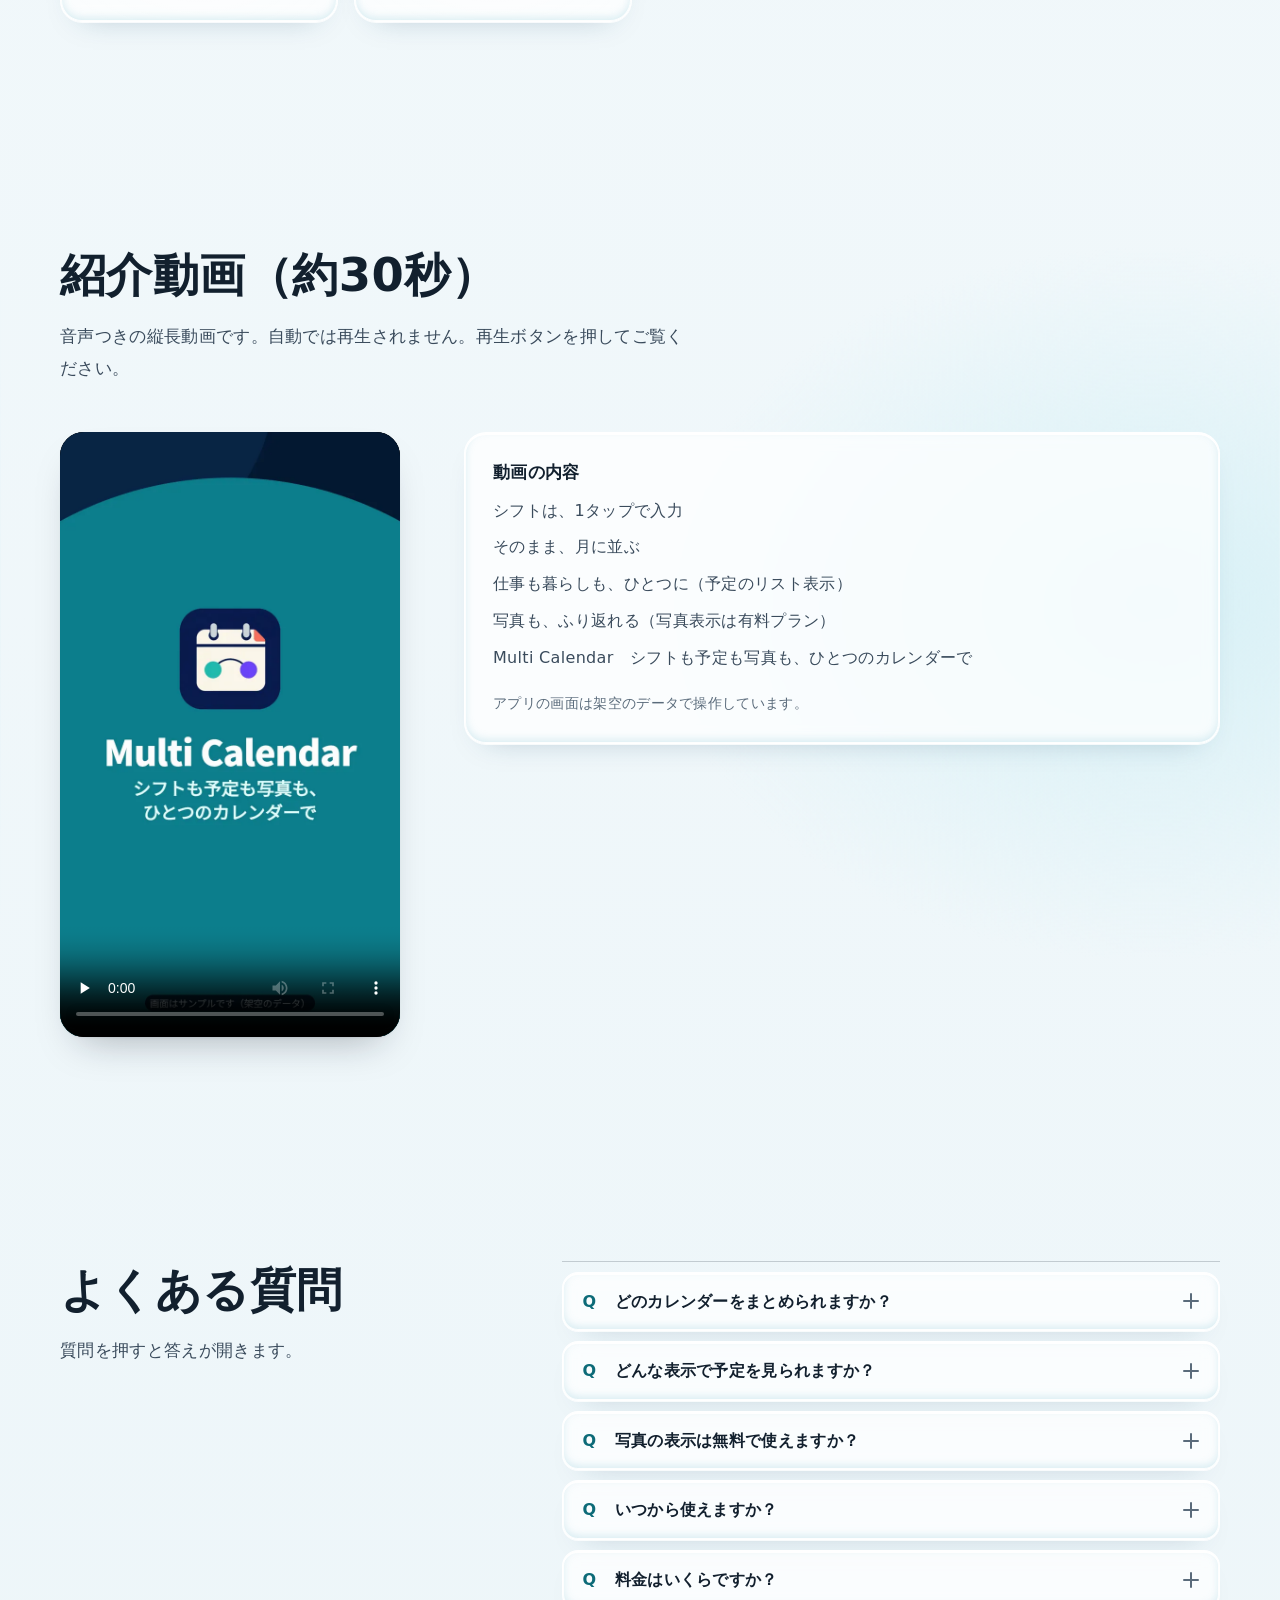
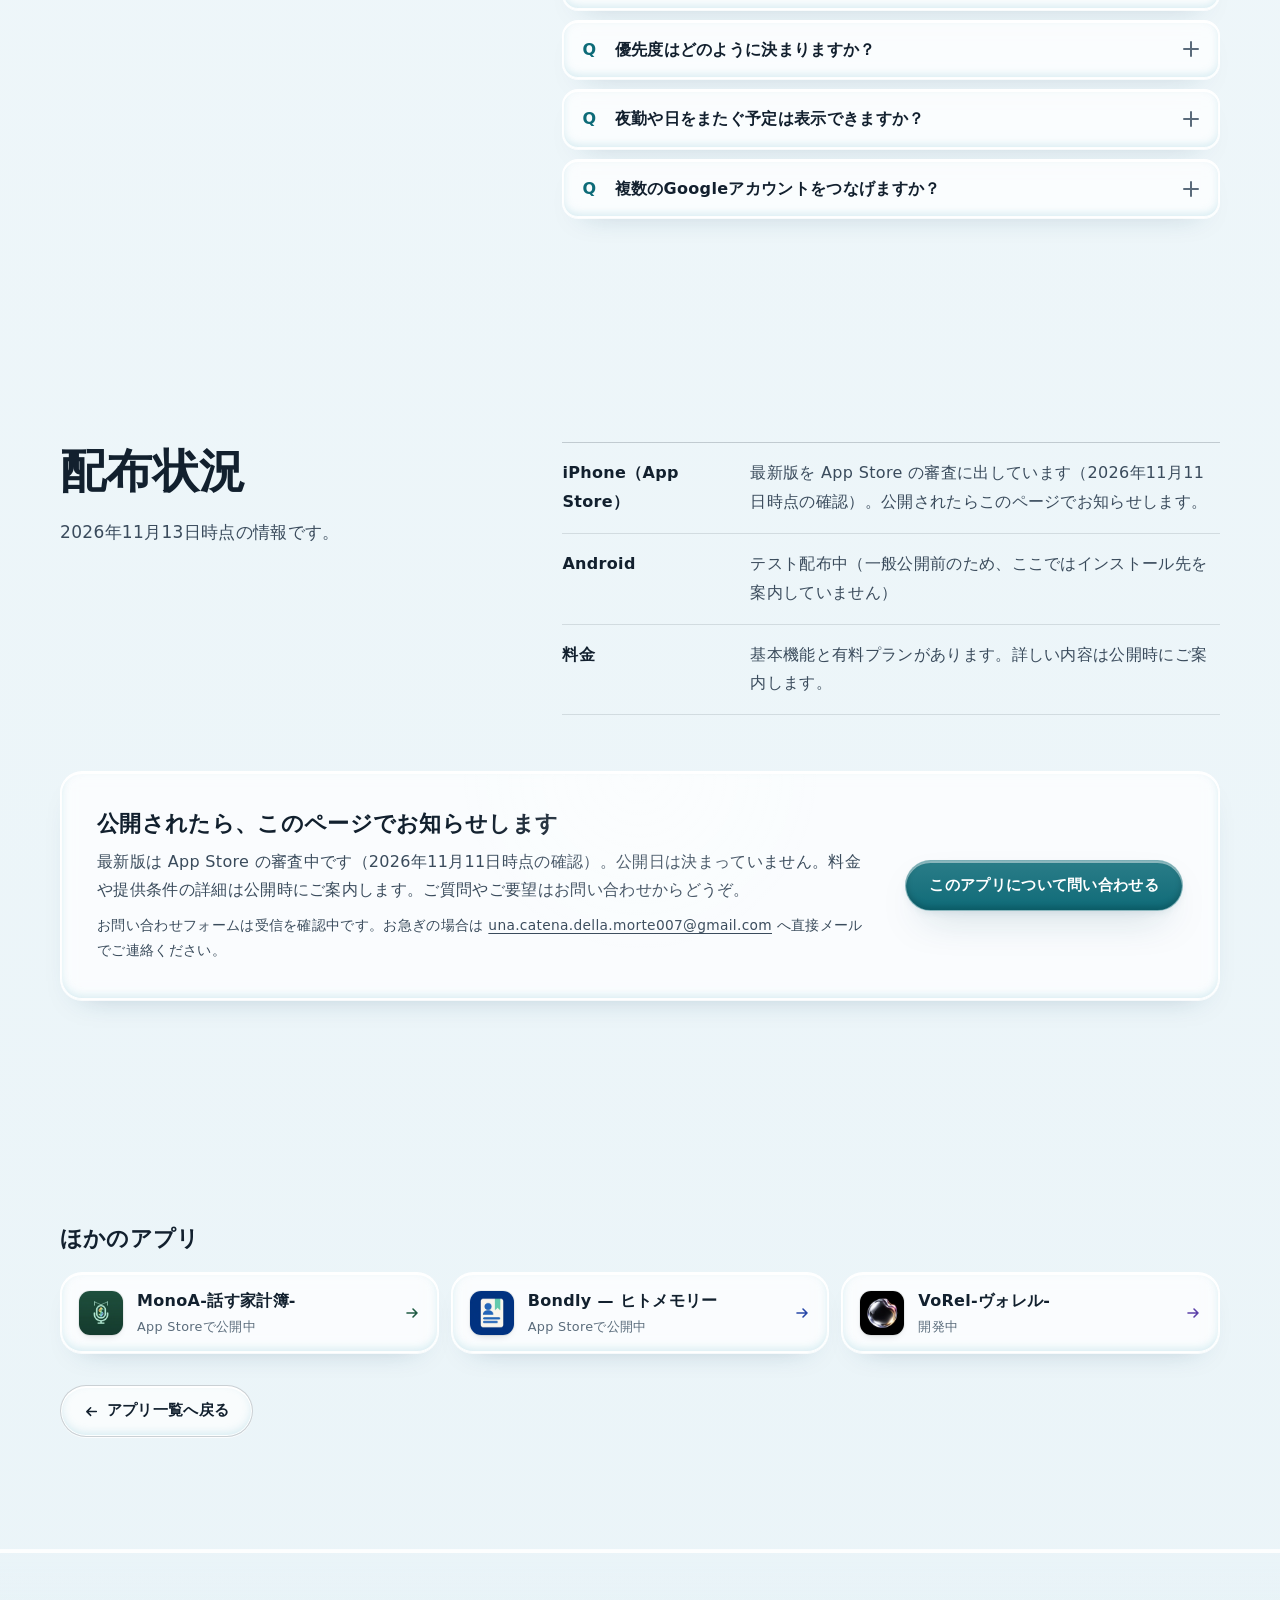
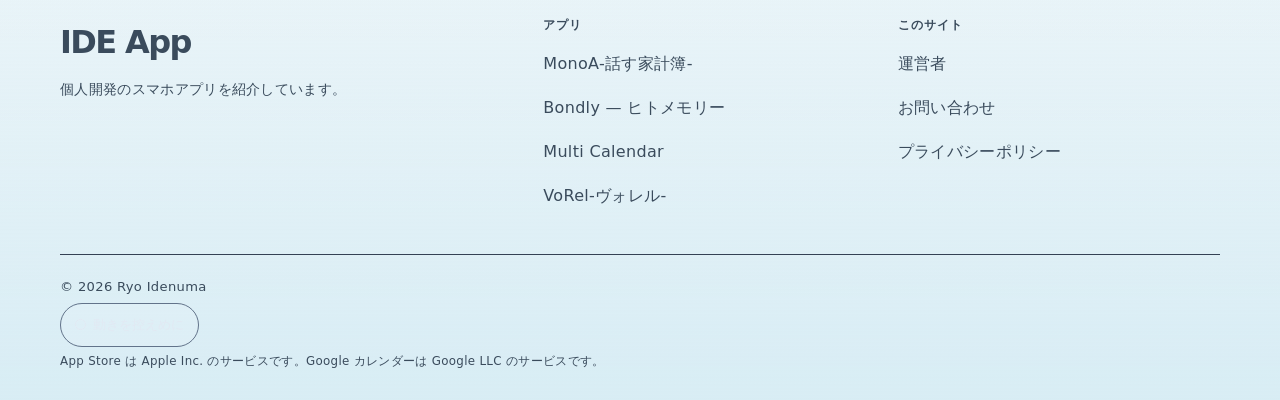
<file: apps/multicalendar/index.html>
<!doctype html>
<html lang="ja">
<head>
<meta charset="utf-8">
<meta name="viewport" content="width=device-width, initial-scale=1">
<title>Multi Calendar｜IDE App</title>
<meta name="description" content="Multi Calendar：自作・Google・端末のカレンダーをまとめ、カレンダーごとの優先度で大事な予定を見やすくするアプリです。">
<link rel="canonical" href="https://unacatenadellamorte-cmd.github.io/ryo-apps/apps/multicalendar/">
<meta name="theme-color" content="#ffffff">
<meta name="color-scheme" content="light">
<meta name="referrer" content="strict-origin-when-cross-origin">
<meta property="og:type" content="website">
<meta property="og:locale" content="ja_JP">
<meta property="og:site_name" content="IDE App">
<meta property="og:title" content="Multi Calendar｜IDE App">
<meta property="og:description" content="Multi Calendar：自作・Google・端末のカレンダーをまとめ、カレンダーごとの優先度で大事な予定を見やすくするアプリです。">
<meta property="og:url" content="https://unacatenadellamorte-cmd.github.io/ryo-apps/apps/multicalendar/">
<meta property="og:image" content="https://unacatenadellamorte-cmd.github.io/ryo-apps/assets/og/og-multicalendar.png">
<meta property="og:image:width" content="1200">
<meta property="og:image:height" content="630">
<meta name="twitter:card" content="summary_large_image">
<link rel="icon" href="../../favicon.svg" type="image/svg+xml">
<link rel="icon" href="../../favicon-32.png" sizes="32x32" type="image/png">
<link rel="apple-touch-icon" href="../../apple-touch-icon.png">
<link rel="stylesheet" href="../../assets/css/site.css?v=20261119-atelier">
<link rel="stylesheet" href="../../assets/css/atelier.css?v=20261119-atelier">
<script src="../../site-config.js?v=20261119-atelier" defer></script>
<script src="../../assets/js/site.js?v=20261119-atelier" defer></script>
<script src="../../assets/js/experience.js?v=20261119-atelier" defer></script>
<script src="../../assets/js/glass-optics.js?v=20261119-atelier" defer></script>
</head>
<body class="page-app" style="--app:#0d6b78;--app-tint:#e2f0f1">
<a class="skip" href="#main">本文へ移動</a>
<div class="glass-atmosphere" aria-hidden="true"><span></span><span></span><span></span></div>
<header class="site-header" data-edit-id="site-header">
  <div class="wrap header-in">
    <a class="brand" href="../../index.html" data-edit-id="brand"><span class="brand-mark" aria-hidden="true">I</span><span class="brand-text">IDE App</span></a>
    <nav aria-label="サイト内">
      <ul class="nav">
        <li><a href="../../index.html#apps" data-edit-id="nav-apps">アプリ</a></li>
        <li><a href="../../index.html#about" data-edit-id="nav-about">運営者</a></li>
        <li><a href="../../index.html#contact" data-edit-id="nav-contact">お問い合わせ</a></li>
      </ul>
    </nav>
  </div>
  <nav class="app-switch" aria-label="アプリごとの紹介ページ">
    <ul class="wrap"><li><a href="../../apps/monoa/index.html" style="--app:#1f5a43" data-edit-id="switch-monoa"><img class="dot" src="../../assets/media/monoa/icon.webp?v=20261119-atelier" alt="" width="24" height="24" decoding="async">MonoA</a></li><li><a href="../../apps/bondly/index.html" style="--app:#2747a8" data-edit-id="switch-bondly"><img class="dot" src="../../assets/media/bondly/icon.webp?v=20261119-atelier" alt="" width="24" height="24" decoding="async">Bondly</a></li><li><a href="../../apps/multicalendar/index.html" style="--app:#0d6b78" aria-current="page" data-edit-id="switch-multicalendar"><img class="dot" src="../../assets/media/multicalendar/icon.webp?v=20261119-atelier" alt="" width="24" height="24" decoding="async">Multi Calendar</a></li><li><a href="../../apps/vorel/index.html" style="--app:#5b3fa8" data-edit-id="switch-vorel"><img class="dot" src="../../assets/media/vorel/icon.webp?v=20261119-atelier" alt="" width="24" height="24" decoding="async">VoRel</a></li></ul>
  </nav>
  <div class="reading-progress" aria-hidden="true"><span data-reading-progress></span></div>
</header>

<main id="main">
  <nav class="crumbs wrap" aria-label="現在地">
    <ol>
      <li><a href="../../index.html">トップ</a></li>
      <li><a href="../../index.html#apps">アプリ</a></li>
      <li aria-current="page">Multi Calendar</li>
    </ol>
  </nav>

  <section class="app-hero" aria-labelledby="app-title" data-edit-id="multicalendar-hero">
    <div class="wrap app-hero-in">
      <div class="app-hero-text">
        <div class="app-id">
          <img src="../../assets/media/multicalendar/icon.webp?v=20261119-atelier" alt="Multi Calendar のアイコン" width="256" height="256" decoding="async" fetchpriority="high" class="app-icon app-icon-lg">
          <p class="app-meta"><span class="status status-review">最新版を審査中</span></p>
        </div>
        <h1 id="app-title" class="app-title" data-edit-id="multicalendar-title">Multi Calendar</h1>
        <p class="app-catch" data-edit-id="multicalendar-catch">仕事も暮らしもシフトも、ひとつに。</p>
        <p class="app-lead" data-edit-id="multicalendar-lead">自作・Google・端末のカレンダーをまとめ、カレンダーごとの優先度で大事な予定を見やすくするアプリです。</p>
        <div class="app-actions">
          <p class="store-none" data-edit-id="multicalendar-store-none">App Store の最新版は審査中です</p>
          <a class="btn btn-ghost" href="#video">紹介動画を見る</a>
        </div>
      </div>
      <figure class="app-hero-media" data-edit-id="multicalendar-hero-screen">
        <img src="../../assets/media/multicalendar/screen-month.webp?v=20261119-atelier" alt="シフトと予定が並ぶ月カレンダーの画面。" width="640" height="1387" decoding="async" fetchpriority="high" class="phone">
      </figure>
    </div>
  </section>

  <nav class="toc" aria-label="このページの内容" data-edit-id="multicalendar-toc">
    <div class="wrap toc-in">
      <p class="toc-label" aria-hidden="true">このページ</p>
      <ul class="toc-list"><li><a href="#scenes" data-edit-id="multicalendar-toc-scenes">利用場面</a></li><li><a href="#gallery" data-edit-id="multicalendar-toc-gallery">実画面</a></li><li><a href="#steps" data-edit-id="multicalendar-toc-steps">使い方</a></li><li><a href="#features" data-edit-id="multicalendar-toc-features">機能を詳しく</a></li><li><a href="#video" data-edit-id="multicalendar-toc-video">紹介動画</a></li><li><a href="#faq" data-edit-id="multicalendar-toc-faq">よくある質問</a></li><li><a href="#dist" data-edit-id="multicalendar-toc-dist">配布</a></li></ul>
    </div>
  </nav>

  <section class="section scenes" id="scenes" aria-labelledby="scenes-title" data-edit-id="multicalendar-scenes">
    <div class="wrap">
      <header class="section-head">
        <h2 id="scenes-title" class="section-title">こんな時に</h2>
        <p class="section-lead">まずは使いたい場面から。気になる場面のリンクを押すと、対応する実画面と説明を確認できます。</p>

      </header>
      <ol class="scene-list"><li class="scene" data-edit-id="multicalendar-scene-1"><h3 class="scene-title">シフトと私用の予定が同じ日に重なるとき</h3><p class="scene-text">カレンダーの並び順を決めておくと、月カレンダーの狭い枠でも、上位のカレンダーの予定から先に表示されます。</p><a class="scene-screen-link" data-guide-link href="#multicalendar-guide-screen-order">大事な予定を先にの画面を見る<svg class="i" aria-hidden="true" viewBox="0 0 16 16"><path d="M3 8h10M9 4l4 4-4 4" fill="none" stroke="currentColor" stroke-width="1.6" stroke-linecap="round" stroke-linejoin="round"/></svg></a></li><li class="scene" data-edit-id="multicalendar-scene-2"><h3 class="scene-title">翌月のシフト表が出たら</h3><p class="scene-text">よく使うシフトを一度登録しておき、月カレンダーからシフトのボタンをタップして入れていきます。</p><a class="scene-screen-link" data-guide-link href="#multicalendar-guide-screen-shift">シフトを素早くの画面を見る<svg class="i" aria-hidden="true" viewBox="0 0 16 16"><path d="M3 8h10M9 4l4 4-4 4" fill="none" stroke="currentColor" stroke-width="1.6" stroke-linecap="round" stroke-linejoin="round"/></svg></a></li><li class="scene" data-edit-id="multicalendar-scene-3"><h3 class="scene-title">あの日どこへ行ったか思い出したいとき</h3><p class="scene-text">日の予定のそばに、その日に撮った写真を並べて振り返ります（有料プラン。端末の写真へのアクセス許可が必要です）。</p><a class="scene-screen-link" data-guide-link href="#multicalendar-guide-screen-photos">写真で振り返るの画面を見る<svg class="i" aria-hidden="true" viewBox="0 0 16 16"><path d="M3 8h10M9 4l4 4-4 4" fill="none" stroke="currentColor" stroke-width="1.6" stroke-linecap="round" stroke-linejoin="round"/></svg></a></li></ol>
    </div>
  </section>

  <section class="section gallery" id="gallery" aria-labelledby="gallery-title">
    <div class="wrap">
      <header class="section-head">
        <h2 id="gallery-title" class="section-title">実画面で、できることを確認。</h2>
        <p class="section-lead">画面はストア掲載用の画像です。画面・写真・アカウントはサンプルです。</p>
      </header>
      <div class="screen-guide" data-screen-guide data-edit-id="multicalendar-screen-guide">
        <nav class="guide-nav" aria-label="詳しく見る画面を選ぶ"><a id="multicalendar-guide-screen-month-tab" href="#multicalendar-guide-screen-month" data-guide-tab>予定をひとつに</a><a id="multicalendar-guide-screen-order-tab" href="#multicalendar-guide-screen-order" data-guide-tab>大事な予定を先に</a><a id="multicalendar-guide-screen-shift-tab" href="#multicalendar-guide-screen-shift" data-guide-tab>シフトを素早く</a><a id="multicalendar-guide-screen-photos-tab" href="#multicalendar-guide-screen-photos" data-guide-tab>写真で振り返る</a><a id="multicalendar-guide-screen-stamp-tab" href="#multicalendar-guide-screen-stamp" data-guide-tab>色と目印で整理</a><a id="multicalendar-guide-screen-accounts-tab" href="#multicalendar-guide-screen-accounts" data-guide-tab>複数アカウント</a></nav>
        <div class="guide-stage">
        <article class="guide-panel" id="multicalendar-guide-screen-month" data-guide-panel data-guide-title="予定をひとつに" data-edit-id="multicalendar-shot-screen-month">
          <figure class="guide-figure">
            <img src="../../assets/media/multicalendar/screen-month.webp?v=20261119-atelier" alt="シフトと予定が並ぶ月カレンダーの画面。" width="640" height="1387" loading="lazy" decoding="async" class="phone">
            <figcaption>シフトと予定が並ぶ月カレンダーの画面。</figcaption>
            <a class="shot-open" href="../../assets/media/multicalendar/screen-month.webp?v=20261119-atelier" target="_blank" rel="noopener noreferrer" data-edit-id="multicalendar-shot-screen-month-open">画像を大きく見る<svg class="i" aria-hidden="true" viewBox="0 0 16 16"><path d="M6 3h7v7M13 3 5 11" fill="none" stroke="currentColor" stroke-width="1.6" stroke-linecap="round" stroke-linejoin="round"/></svg><span class="visually-hidden">（シフトと予定が並ぶ月カレンダーの画面。、新しいタブで開きます）</span></a>
          </figure>
          <div class="guide-copy">
            <p class="eyebrow">この画面でできること</p>
            <h3>予定をひとつに</h3><p class="guide-description">自作・Google・端末のカレンダーをまとめて表示します。月の枠が狭い日も、優先度の高いカレンダーの予定から表示します。</p>
            <h4>使い方と見るポイント</h4>
            <ol class="guide-actions"><li>使いたいカレンダーを用意・接続します。</li><li>月全体でシフトと予定の重なりを見ます。</li><li>月・日・リストを使い分けて確認します。</li></ol>
            <aside class="guide-condition"><h4>知っておきたいこと</h4><p>連携カレンダーは接続元の権限に従います。月・日・リストの表示に対応しています。</p></aside>
          </div>
        </article>
        <article class="guide-panel" id="multicalendar-guide-screen-order" data-guide-panel data-guide-title="大事な予定を先に" data-edit-id="multicalendar-shot-screen-order">
          <figure class="guide-figure">
            <img src="../../assets/media/multicalendar/screen-order.webp?v=20261119-atelier" alt="カレンダーの並び順（優先度）を決める画面。" width="640" height="1387" loading="lazy" decoding="async" class="phone">
            <figcaption>カレンダーの並び順（優先度）を決める画面。</figcaption>
            <a class="shot-open" href="../../assets/media/multicalendar/screen-order.webp?v=20261119-atelier" target="_blank" rel="noopener noreferrer" data-edit-id="multicalendar-shot-screen-order-open">画像を大きく見る<svg class="i" aria-hidden="true" viewBox="0 0 16 16"><path d="M6 3h7v7M13 3 5 11" fill="none" stroke="currentColor" stroke-width="1.6" stroke-linecap="round" stroke-linejoin="round"/></svg><span class="visually-hidden">（カレンダーの並び順（優先度）を決める画面。、新しいタブで開きます）</span></a>
          </figure>
          <div class="guide-copy">
            <p class="eyebrow">この画面でできること</p>
            <h3>大事な予定を先に</h3><p class="guide-description">カレンダーの並び順が、表示の優先度になります。仕事・私用など、まず見たい予定を埋もれにくくします。</p>
            <h4>使い方と見るポイント</h4>
            <ol class="guide-actions"><li>まとめているカレンダーを確認します。</li><li>大事なカレンダーが上に来るよう並び順を決めます。</li><li>予定の多い日の月表示でも、上位の予定から確認します。</li></ol>
            <aside class="guide-condition"><h4>知っておきたいこと</h4><p>個々の予定に別の優先度を付ける説明ではなく、カレンダー単位の並び順です。</p></aside>
          </div>
        </article>
        <article class="guide-panel" id="multicalendar-guide-screen-shift" data-guide-panel data-guide-title="シフトを素早く" data-edit-id="multicalendar-shot-screen-shift">
          <figure class="guide-figure">
            <img src="../../assets/media/multicalendar/screen-shift.webp?v=20261119-atelier" alt="月カレンダーからシフトを登録する画面。" width="640" height="1387" loading="lazy" decoding="async" class="phone">
            <figcaption>月カレンダーからシフトを登録する画面。</figcaption>
            <a class="shot-open" href="../../assets/media/multicalendar/screen-shift.webp?v=20261119-atelier" target="_blank" rel="noopener noreferrer" data-edit-id="multicalendar-shot-screen-shift-open">画像を大きく見る<svg class="i" aria-hidden="true" viewBox="0 0 16 16"><path d="M6 3h7v7M13 3 5 11" fill="none" stroke="currentColor" stroke-width="1.6" stroke-linecap="round" stroke-linejoin="round"/></svg><span class="visually-hidden">（月カレンダーからシフトを登録する画面。、新しいタブで開きます）</span></a>
          </figure>
          <div class="guide-copy">
            <p class="eyebrow">この画面でできること</p>
            <h3>シフトを素早く</h3><p class="guide-description">よく使うシフトを登録しておき、月カレンダーからボタンで入力します。夜勤など日をまたぐ予定は、つながった帯として見られます。</p>
            <h4>使い方と見るポイント</h4>
            <ol class="guide-actions"><li>よく使う勤務パターンを登録します。</li><li>月カレンダーからシフトを選んで入力します。</li><li>日をまたぐ予定と、ほかの予定の重なりを確かめます。</li></ol>
            <aside class="guide-condition"><h4>知っておきたいこと</h4><p>紹介画面に表示される勤務や日付はサンプルです。</p></aside>
          </div>
        </article>
        <article class="guide-panel" id="multicalendar-guide-screen-photos" data-guide-panel data-guide-title="写真で振り返る" data-edit-id="multicalendar-shot-screen-photos">
          <figure class="guide-figure">
            <img src="../../assets/media/multicalendar/screen-photos.webp?v=20261119-atelier" alt="日の予定と、その日の写真を表示する画面（有料プラン）。" width="640" height="1387" loading="lazy" decoding="async" class="phone">
            <figcaption>日の予定と、その日の写真を表示する画面（有料プラン）。</figcaption>
            <a class="shot-open" href="../../assets/media/multicalendar/screen-photos.webp?v=20261119-atelier" target="_blank" rel="noopener noreferrer" data-edit-id="multicalendar-shot-screen-photos-open">画像を大きく見る<svg class="i" aria-hidden="true" viewBox="0 0 16 16"><path d="M6 3h7v7M13 3 5 11" fill="none" stroke="currentColor" stroke-width="1.6" stroke-linecap="round" stroke-linejoin="round"/></svg><span class="visually-hidden">（日の予定と、その日の写真を表示する画面（有料プラン）。、新しいタブで開きます）</span></a>
          </figure>
          <div class="guide-copy">
            <p class="eyebrow">この画面でできること</p>
            <h3>写真で振り返る</h3><p class="guide-description">日の予定のそばに、その日に撮った写真を表示して振り返ります。予定だけでは思い出せない一日を、写真からたどれます。</p>
            <h4>使い方と見るポイント</h4>
            <ol class="guide-actions"><li>写真表示を使えるプランの条件を確認します。</li><li>端末の写真へのアクセスを許可します。</li><li>日ごとの予定と、その日の写真を合わせて見ます。</li></ol>
            <aside class="guide-condition"><h4>知っておきたいこと</h4><p>写真表示は有料プランの機能です。端末の写真へのアクセス許可が必要です。</p></aside>
          </div>
        </article>
        <article class="guide-panel" id="multicalendar-guide-screen-stamp" data-guide-panel data-guide-title="色と目印で整理" data-edit-id="multicalendar-shot-screen-stamp">
          <figure class="guide-figure">
            <img src="../../assets/media/multicalendar/screen-stamp.webp?v=20261119-atelier" alt="予定にタグやスタンプを付ける画面。" width="640" height="1387" loading="lazy" decoding="async" class="phone">
            <figcaption>予定にタグやスタンプを付ける画面。</figcaption>
            <a class="shot-open" href="../../assets/media/multicalendar/screen-stamp.webp?v=20261119-atelier" target="_blank" rel="noopener noreferrer" data-edit-id="multicalendar-shot-screen-stamp-open">画像を大きく見る<svg class="i" aria-hidden="true" viewBox="0 0 16 16"><path d="M6 3h7v7M13 3 5 11" fill="none" stroke="currentColor" stroke-width="1.6" stroke-linecap="round" stroke-linejoin="round"/></svg><span class="visually-hidden">（予定にタグやスタンプを付ける画面。、新しいタブで開きます）</span></a>
          </figure>
          <div class="guide-copy">
            <p class="eyebrow">この画面でできること</p>
            <h3>色と目印で整理</h3><p class="guide-description">予定のスタンプやタグを手がかりに、仕事や暮らしの予定を見分けます。文字だけで探すより、予定の種類をつかみやすくします。</p>
            <h4>使い方と見るポイント</h4>
            <ol class="guide-actions"><li>予定に付けるスタンプやタグを選びます。</li><li>予定の見た目を確かめます。</li><li>月全体を見たときの目印として使います。</li></ol>
            <aside class="guide-condition"><h4>知っておきたいこと</h4><p>表示できる範囲は画面の大きさや、その日の予定数によって変わります。</p></aside>
          </div>
        </article>
        <article class="guide-panel" id="multicalendar-guide-screen-accounts" data-guide-panel data-guide-title="複数アカウント" data-edit-id="multicalendar-shot-screen-accounts">
          <figure class="guide-figure">
            <img src="../../assets/media/multicalendar/screen-accounts.webp?v=20261119-atelier" alt="複数のGoogleアカウントをつなぐ設定画面（有料プラン）。" width="640" height="1387" loading="lazy" decoding="async" class="phone">
            <figcaption>複数のGoogleアカウントをつなぐ設定画面（有料プラン）。</figcaption>
            <a class="shot-open" href="../../assets/media/multicalendar/screen-accounts.webp?v=20261119-atelier" target="_blank" rel="noopener noreferrer" data-edit-id="multicalendar-shot-screen-accounts-open">画像を大きく見る<svg class="i" aria-hidden="true" viewBox="0 0 16 16"><path d="M6 3h7v7M13 3 5 11" fill="none" stroke="currentColor" stroke-width="1.6" stroke-linecap="round" stroke-linejoin="round"/></svg><span class="visually-hidden">（複数のGoogleアカウントをつなぐ設定画面（有料プラン）。、新しいタブで開きます）</span></a>
          </figure>
          <div class="guide-copy">
            <p class="eyebrow">この画面でできること</p>
            <h3>複数アカウント</h3><p class="guide-description">仕事用と私用など、複数のGoogleアカウントのカレンダーをまとめられます。アカウントごとの予定を、ひとつの画面で確認できます。</p>
            <h4>使い方と見るポイント</h4>
            <ol class="guide-actions"><li>連携したいGoogleアカウントを確かめます。</li><li>接続とカレンダーの利用権限を確認します。</li><li>表示の並び順を整えて予定を見渡します。</li></ol>
            <aside class="guide-condition"><h4>知っておきたいこと</h4><p>複数のGoogleアカウントの接続は有料プランです。接続元の利用権限が必要です。</p></aside>
          </div>
        </article></div>
        <div class="guide-controls" data-guide-controls hidden>
          <button class="btn btn-ghost" type="button" data-guide-prev>前の画面</button>
          <p class="guide-status" data-guide-status aria-live="polite" aria-atomic="true"></p>
          <button class="btn btn-ghost" type="button" data-guide-next>次の画面</button>
        </div>
      </div>
      <a class="btn btn-ghost flow-next" href="#steps">次は、使い方の流れを見る<svg class="i" aria-hidden="true" viewBox="0 0 16 16"><path d="M3 8h10M9 4l4 4-4 4" fill="none" stroke="currentColor" stroke-width="1.6" stroke-linecap="round" stroke-linejoin="round"/></svg></a>
    </div>
  </section>
  <section class="section steps" id="steps" aria-labelledby="steps-title">
    <div class="wrap">
      <header class="section-head">
        <h2 id="steps-title" class="section-title">3ステップで分かる使い方</h2>
      </header>
      <ol class="step-list"><li class="step" data-edit-id="multicalendar-step-1"><p class="step-num" aria-hidden="true">1</p><div class="step-text"><h3><span class="visually-hidden">ステップ1：</span>カレンダーを用意</h3><p>自作のカレンダーを作るか、Googleや端末のカレンダーをつなぎます。</p><a class="step-screen-link" data-guide-link href="#multicalendar-guide-screen-order">この手順の画面を見る<svg class="i" aria-hidden="true" viewBox="0 0 16 16"><path d="M3 8h10M9 4l4 4-4 4" fill="none" stroke="currentColor" stroke-width="1.6" stroke-linecap="round" stroke-linejoin="round"/></svg></a></div></li><li class="step" data-edit-id="multicalendar-step-2"><p class="step-num" aria-hidden="true">2</p><div class="step-text"><h3><span class="visually-hidden">ステップ2：</span>シフトを登録</h3><p>月カレンダーから、登録済みのシフトをタップして入力します。</p><a class="step-screen-link" data-guide-link href="#multicalendar-guide-screen-shift">この手順の画面を見る<svg class="i" aria-hidden="true" viewBox="0 0 16 16"><path d="M3 8h10M9 4l4 4-4 4" fill="none" stroke="currentColor" stroke-width="1.6" stroke-linecap="round" stroke-linejoin="round"/></svg></a></div></li><li class="step" data-edit-id="multicalendar-step-3"><p class="step-num" aria-hidden="true">3</p><div class="step-text"><h3><span class="visually-hidden">ステップ3：</span>ひと目で確認</h3><p>月・日・リストで、優先度順に並んだ予定を確認します。</p><a class="step-screen-link" data-guide-link href="#multicalendar-guide-screen-month">この手順の画面を見る<svg class="i" aria-hidden="true" viewBox="0 0 16 16"><path d="M3 8h10M9 4l4 4-4 4" fill="none" stroke="currentColor" stroke-width="1.6" stroke-linecap="round" stroke-linejoin="round"/></svg></a></div></li>
      </ol>
      <a class="btn btn-ghost flow-next" href="#features">機能と利用条件を詳しく見る<svg class="i" aria-hidden="true" viewBox="0 0 16 16"><path d="M3 8h10M9 4l4 4-4 4" fill="none" stroke="currentColor" stroke-width="1.6" stroke-linecap="round" stroke-linejoin="round"/></svg></a>
    </div>
  </section>

  <section class="section features" id="features" aria-labelledby="features-title">
    <div class="wrap">
      <header class="section-head">
        <h2 id="features-title" class="section-title">機能を詳しく</h2>

      </header>
      <div class="story-list">
      <article class="story" id="feature-priority" aria-labelledby="story-priority-title" data-edit-id="multicalendar-story-priority">
        <div class="story-text">
          <p class="eyebrow story-eyebrow">カレンダーの優先順</p>
          <h3 id="story-priority-title" class="story-title" data-edit-id="multicalendar-story-priority-title">大事な予定を、狭い枠でも埋もれさせない。</h3>
          <p class="story-body">自作のカレンダー、Googleカレンダー、端末のカレンダーをひとつにまとめて表示します。カレンダーの並び順がそのまま優先度になり、表示しきれない日でも上位の予定から先に見えます。</p>
          <p class="story-points-label">操作のポイント</p>
          <ul class="story-points"><li>カレンダーの並び順を入れ替えて、優先度を決める</li><li>月カレンダーでは、上位のカレンダーの予定から表示</li><li>夜勤など日をまたぐ予定は、帯でつながって表示</li></ul>

        </div>
        <div class="story-media story-media-2"><figure class="story-shot"><img src="../../assets/media/multicalendar/screen-order.webp?v=20261119-atelier" alt="カレンダーの並び順（優先度）を決める画面。" width="640" height="1387" loading="lazy" decoding="async" class="phone"><figcaption>カレンダーの並び順（優先度）を決める画面。</figcaption></figure><figure class="story-shot"><img src="../../assets/media/multicalendar/screen-month.webp?v=20261119-atelier" alt="シフトと予定が並ぶ月カレンダーの画面。" width="640" height="1387" loading="lazy" decoding="async" class="phone"><figcaption>シフトと予定が並ぶ月カレンダーの画面。</figcaption></figure></div>
      </article>
      <article class="story story-rev" id="feature-shift" aria-labelledby="story-shift-title" data-edit-id="multicalendar-story-shift">
        <div class="story-text">
          <p class="eyebrow story-eyebrow">シフト入力</p>
          <h3 id="story-shift-title" class="story-title" data-edit-id="multicalendar-story-shift-title">いつものシフトは、ボタンで入れる。</h3>
          <p class="story-body">よく使うシフトを登録しておけば、月カレンダーからタップで入力できます。入れたシフトは、ほかの予定と同じ月カレンダーに並びます。</p>
          <p class="story-points-label">操作のポイント</p>
          <ul class="story-points"><li>よく使うシフトを登録しておく</li><li>月カレンダーから、登録済みのシフトをタップして入力</li><li>予定にはタグやスタンプも付けて見分けられます</li></ul>

        </div>
        <div class="story-media story-media-2"><figure class="story-shot"><img src="../../assets/media/multicalendar/screen-shift.webp?v=20261119-atelier" alt="月カレンダーからシフトを登録する画面。" width="640" height="1387" loading="lazy" decoding="async" class="phone"><figcaption>月カレンダーからシフトを登録する画面。</figcaption></figure><figure class="story-shot"><img src="../../assets/media/multicalendar/screen-stamp.webp?v=20261119-atelier" alt="予定にタグやスタンプを付ける画面。" width="640" height="1387" loading="lazy" decoding="async" class="phone"><figcaption>予定にタグやスタンプを付ける画面。</figcaption></figure></div>
      </article>
      <article class="story" id="feature-photos" aria-labelledby="story-photos-title" data-edit-id="multicalendar-story-photos">
        <div class="story-text">
          <p class="eyebrow story-eyebrow">写真と有料プラン</p>
          <h3 id="story-photos-title" class="story-title" data-edit-id="multicalendar-story-photos-title">その日の写真を、予定のそばに。</h3>
          <p class="story-body">日の予定と一緒に、その日に撮った写真を表示できます。写真の表示と、複数のGoogleアカウントをつなぐ機能は有料プランです。</p>
          <p class="story-points-label">操作のポイント</p>
          <ul class="story-points"><li>写真の表示には、端末の写真へのアクセス許可が必要です</li><li>仕事用と私用など、複数のGoogleアカウントをつなげます（有料プラン）</li></ul>
          <p class="story-note">料金や有料プランの詳しい内容は、公開時にご案内します。</p>
        </div>
        <div class="story-media story-media-2"><figure class="story-shot"><img src="../../assets/media/multicalendar/screen-photos.webp?v=20261119-atelier" alt="日の予定と、その日の写真を表示する画面（有料プラン）。" width="640" height="1387" loading="lazy" decoding="async" class="phone"><figcaption>日の予定と、その日の写真を表示する画面（有料プラン）。</figcaption></figure><figure class="story-shot"><img src="../../assets/media/multicalendar/screen-accounts.webp?v=20261119-atelier" alt="複数のGoogleアカウントをつなぐ設定画面（有料プラン）。" width="640" height="1387" loading="lazy" decoding="async" class="phone"><figcaption>複数のGoogleアカウントをつなぐ設定画面（有料プラン）。</figcaption></figure></div>
      </article>
      </div>
      <div class="feature-all" data-edit-id="multicalendar-feature-all">
        <h3 class="feature-all-title">機能の一覧</h3>
        <ul class="feature-list"><li class="feature" data-edit-id="multicalendar-feature-1"><h4>予定をひとつに</h4><p>自作のカレンダー、Googleカレンダー、端末のカレンダーをまとめて表示します。</p></li><li class="feature" data-edit-id="multicalendar-feature-2"><h4>大事な予定を埋もれさせない</h4><p>カレンダーの並び順で優先度を決め、狭い表示でも上位の予定を先に見せます。</p></li><li class="feature" data-edit-id="multicalendar-feature-3"><h4>シフトはボタンで</h4><p>よく使うシフトを登録しておけば、月カレンダーからタップで入力できます。</p></li><li class="feature" data-edit-id="multicalendar-feature-4"><h4>日をまたぐ予定も</h4><p>夜勤など日をまたぐ予定は、帯でつながって表示されます。</p></li><li class="feature" data-edit-id="multicalendar-feature-5"><h4>スタンプと色</h4><p>予定にスタンプやタグを付けて、ぱっと見分けられます。</p></li><li class="feature" data-edit-id="multicalendar-feature-6"><h4>写真で振り返る（有料プラン）</h4><p>その日に撮った写真を予定のそばに表示します。端末の写真へのアクセス許可が必要です。</p></li></ul>
      </div>
    </div>
  </section>


  <section class="section video" id="video" aria-labelledby="video-title">
    <div class="wrap video-in">
      <header class="section-head">
        <h2 id="video-title" class="section-title" data-edit-id="multicalendar-video-title">紹介動画（約30秒）</h2>
        <p class="section-lead">音声つきの縦長動画です。自動では再生されません。再生ボタンを押してご覧ください。</p>
      </header>
      <div class="video-body">
        <div class="video-frame" data-edit-id="multicalendar-video">
          <video controls preload="none" playsinline width="720" height="1280" poster="../../assets/media/multicalendar/poster.webp" aria-describedby="video-desc">
            <source src="../../assets/media/multicalendar/promo.mp4" type="video/mp4">
            お使いのブラウザーでは動画を再生できません。<a href="../../assets/media/multicalendar/promo.mp4">動画ファイルを開く</a>
          </video>
        </div>
        <div class="video-desc" id="video-desc">
          <h3>動画の内容</h3>
          <ol class="transcript"><li>シフトは、1タップで入力</li><li>そのまま、月に並ぶ</li><li>仕事も暮らしも、ひとつに（予定のリスト表示）</li><li>写真も、ふり返れる（写真表示は有料プラン）</li><li>Multi Calendar　シフトも予定も写真も、ひとつのカレンダーで</li></ol>
          <p class="note">アプリの画面は架空のデータで操作しています。</p>
        </div>
      </div>
    </div>
  </section>

  <section class="section faq" id="faq" aria-labelledby="faq-title">
    <div class="wrap faq-in">
      <header class="section-head">
        <h2 id="faq-title" class="section-title">よくある質問</h2>
        <p class="section-lead">質問を押すと答えが開きます。</p>
      </header>
      <div class="faq-list" data-edit-id="multicalendar-faq"><details class="faq-item" data-edit-id="multicalendar-faq-1"><summary><span class="faq-q" aria-hidden="true">Q</span><span class="faq-q-text">どのカレンダーをまとめられますか？</span><span class="faq-mark" aria-hidden="true"></span></summary><div class="faq-a"><p>自作のカレンダー、Googleカレンダー、端末のカレンダーをまとめて表示できます。複数のGoogleアカウントをつなぐのは有料プランの機能です。</p></div></details><details class="faq-item" data-edit-id="multicalendar-faq-2"><summary><span class="faq-q" aria-hidden="true">Q</span><span class="faq-q-text">どんな表示で予定を見られますか？</span><span class="faq-mark" aria-hidden="true"></span></summary><div class="faq-a"><p>月・日・リストで確認できます。日をまたぐ予定は、帯でつながって表示されます。</p></div></details><details class="faq-item" data-edit-id="multicalendar-faq-3"><summary><span class="faq-q" aria-hidden="true">Q</span><span class="faq-q-text">写真の表示は無料で使えますか？</span><span class="faq-mark" aria-hidden="true"></span></summary><div class="faq-a"><p>写真の表示は有料プランの機能です。また、端末の写真へのアクセスを許可する必要があります。</p></div></details><details class="faq-item" data-edit-id="multicalendar-faq-4"><summary><span class="faq-q" aria-hidden="true">Q</span><span class="faq-q-text">いつから使えますか？</span><span class="faq-mark" aria-hidden="true"></span></summary><div class="faq-a"><p>最新版を App Store の審査に出しています（2026年11月11日時点の確認）。公開日は決まっていません。公開されたらこのページでお知らせします。</p></div></details><details class="faq-item" data-edit-id="multicalendar-faq-5"><summary><span class="faq-q" aria-hidden="true">Q</span><span class="faq-q-text">料金はいくらですか？</span><span class="faq-mark" aria-hidden="true"></span></summary><div class="faq-a"><p>基本機能と有料プランがあります。料金や提供条件の詳細は公開時にご案内します。</p></div></details><details class="faq-item" data-edit-id="multicalendar-faq-6"><summary><span class="faq-q" aria-hidden="true">Q</span><span class="faq-q-text">優先度はどのように決まりますか？</span><span class="faq-mark" aria-hidden="true"></span></summary><div class="faq-a"><p>カレンダーの並び順で決まります。月の枠に予定を表示しきれない日も、上位のカレンダーの予定から表示します。</p></div></details><details class="faq-item" data-edit-id="multicalendar-faq-7"><summary><span class="faq-q" aria-hidden="true">Q</span><span class="faq-q-text">夜勤や日をまたぐ予定は表示できますか？</span><span class="faq-mark" aria-hidden="true"></span></summary><div class="faq-a"><p>日をまたぐ予定は、つながった帯として表示されます。月全体の予定の流れを確認できます。</p></div></details><details class="faq-item" data-edit-id="multicalendar-faq-8"><summary><span class="faq-q" aria-hidden="true">Q</span><span class="faq-q-text">複数のGoogleアカウントをつなげますか？</span><span class="faq-mark" aria-hidden="true"></span></summary><div class="faq-a"><p>複数アカウントの接続は有料プランの機能です。接続元のアカウントの認証と利用権限が必要です。</p></div></details></div>
    </div>
  </section>

  <section class="section dist" id="dist" aria-labelledby="dist-title">
    <div class="wrap dist-in">
      <header class="section-head">
        <h2 id="dist-title" class="section-title">配布状況</h2>
        <p class="section-lead">2026年11月13日時点の情報です。</p>
      </header>
      <div>
        <dl class="dist-dl" data-edit-id="multicalendar-dist"><div><dt>iPhone（App Store）</dt><dd>最新版を App Store の審査に出しています（2026年11月11日時点の確認）。公開されたらこのページでお知らせします。</dd></div><div><dt>Android</dt><dd>テスト配布中（一般公開前のため、ここではインストール先を案内していません）</dd></div><div><dt>料金</dt><dd>基本機能と有料プランがあります。詳しい内容は公開時にご案内します。</dd></div></dl>
      </div>
    </div>
    <div class="wrap">
      <div class="cta" data-edit-id="multicalendar-cta">
        <div class="cta-text">
          <h3 class="cta-title" data-edit-id="multicalendar-cta-title">公開されたら、このページでお知らせします</h3>
          <p>最新版は App Store の審査中です（2026年11月11日時点の確認）。公開日は決まっていません。料金や提供条件の詳細は公開時にご案内します。ご質問やご要望はお問い合わせからどうぞ。</p>
          <p class="cta-mail">お問い合わせフォームは受信を確認中です。お急ぎの場合は <a href="mailto:una.catena.della.morte007@gmail.com">una.catena.della.morte007@gmail.com</a> へ直接メールでご連絡ください。</p>
        </div>
        <div class="app-actions cta-actions"><a class="btn btn-app" href="../../index.html?app=multicalendar#contact" data-edit-id="multicalendar-contact">このアプリについて問い合わせる</a></div>
      </div>
    </div>
  </section>

  <section class="section others" aria-labelledby="others-title">
    <div class="wrap">
      <h2 id="others-title" class="section-title small">ほかのアプリ</h2>
      <ul class="other-list"><li><a class="other" href="../../apps/monoa/index.html" style="--app:#1f5a43;--app-tint:#e6efe9"><img src="../../assets/media/monoa/icon.webp?v=20261119-atelier" alt="" width="256" height="256" loading="lazy" decoding="async" class="app-icon"><span class="other-text"><span class="other-name">MonoA-話す家計簿-</span><span class="other-status">App Storeで公開中</span></span><svg class="i" aria-hidden="true" viewBox="0 0 16 16"><path d="M3 8h10M9 4l4 4-4 4" fill="none" stroke="currentColor" stroke-width="1.6" stroke-linecap="round" stroke-linejoin="round"/></svg></a></li><li><a class="other" href="../../apps/bondly/index.html" style="--app:#2747a8;--app-tint:#e8ecf8"><img src="../../assets/media/bondly/icon.webp?v=20261119-atelier" alt="" width="256" height="256" loading="lazy" decoding="async" class="app-icon"><span class="other-text"><span class="other-name">Bondly — ヒトメモリー</span><span class="other-status">App Storeで公開中</span></span><svg class="i" aria-hidden="true" viewBox="0 0 16 16"><path d="M3 8h10M9 4l4 4-4 4" fill="none" stroke="currentColor" stroke-width="1.6" stroke-linecap="round" stroke-linejoin="round"/></svg></a></li><li><a class="other" href="../../apps/vorel/index.html" style="--app:#5b3fa8;--app-tint:#eeeaf7"><img src="../../assets/media/vorel/icon.webp?v=20261119-atelier" alt="" width="256" height="256" loading="lazy" decoding="async" class="app-icon"><span class="other-text"><span class="other-name">VoRel-ヴォレル-</span><span class="other-status">開発中</span></span><svg class="i" aria-hidden="true" viewBox="0 0 16 16"><path d="M3 8h10M9 4l4 4-4 4" fill="none" stroke="currentColor" stroke-width="1.6" stroke-linecap="round" stroke-linejoin="round"/></svg></a></li></ul>
      <p class="back"><a class="btn btn-ghost" href="../../index.html#apps"><svg class="i" aria-hidden="true" viewBox="0 0 16 16"><path d="M13 8H3M7 4 3 8l4 4" fill="none" stroke="currentColor" stroke-width="1.6" stroke-linecap="round" stroke-linejoin="round"/></svg>アプリ一覧へ戻る</a></p>
    </div>
  </section>
</main>
<footer class="site-footer" data-edit-id="site-footer">
  <div class="wrap footer-in">
    <div class="footer-brand">
      <p class="footer-name">IDE App</p>
      <p class="footer-note">個人開発のスマホアプリを紹介しています。</p>
      <div class="sns" data-sns hidden data-edit-id="footer-sns"><p class="sns-label">SNSでも連絡できます</p><ul class="sns-list" data-sns-list></ul></div>
    </div>
    <nav aria-label="フッター">
      <p class="footer-h">アプリ</p>
      <ul><li><a href="../../apps/monoa/index.html">MonoA-話す家計簿-</a></li><li><a href="../../apps/bondly/index.html">Bondly — ヒトメモリー</a></li><li><a href="../../apps/multicalendar/index.html">Multi Calendar</a></li><li><a href="../../apps/vorel/index.html">VoRel-ヴォレル-</a></li></ul>
    </nav>
    <nav aria-label="サイト情報">
      <p class="footer-h">このサイト</p>
      <ul>
        <li><a href="../../index.html#about">運営者</a></li>
        <li><a href="../../index.html#contact">お問い合わせ</a></li>
        <li><a href="../../privacy/index.html">プライバシーポリシー</a></li>
      </ul>
    </nav>
  </div>
  <div class="wrap footer-bottom">
    <p>© 2026 Ryo Idenuma</p>
    <button class="motion-toggle" type="button" data-motion-toggle aria-pressed="false" hidden>動きを控えめに</button>
    <p class="footer-small">App Store は Apple Inc. のサービスです。Google カレンダーは Google LLC のサービスです。</p>
  </div>
</footer>
<dialog class="viewer" data-viewer aria-label="アプリ画面の拡大表示">
  <div class="viewer-surface">
    <div class="viewer-bar">
      <p data-viewer-count></p>
      <button class="btn btn-ghost" type="button" data-viewer-close autofocus>閉じる</button>
    </div>
    <div class="viewer-media" data-viewer-media><img data-viewer-image alt="" width="640" height="1391"></div>
    <p class="viewer-caption" data-viewer-caption></p>
    <p class="viewer-state" data-viewer-state role="status" aria-live="polite"></p>
    <div class="viewer-actions">
      <button class="btn btn-ghost" type="button" data-viewer-prev>前の画面</button>
      <button class="btn btn-ghost" type="button" data-viewer-zoom aria-pressed="false">拡大する</button>
      <button class="btn btn-ghost" type="button" data-viewer-next>次の画面</button>
      <a data-viewer-original target="_blank" rel="noopener noreferrer">元の画像を開く<span class="visually-hidden">（新しいタブで開きます）</span></a>
    </div>
  </div>
</dialog>
</body>
</html>
</file>
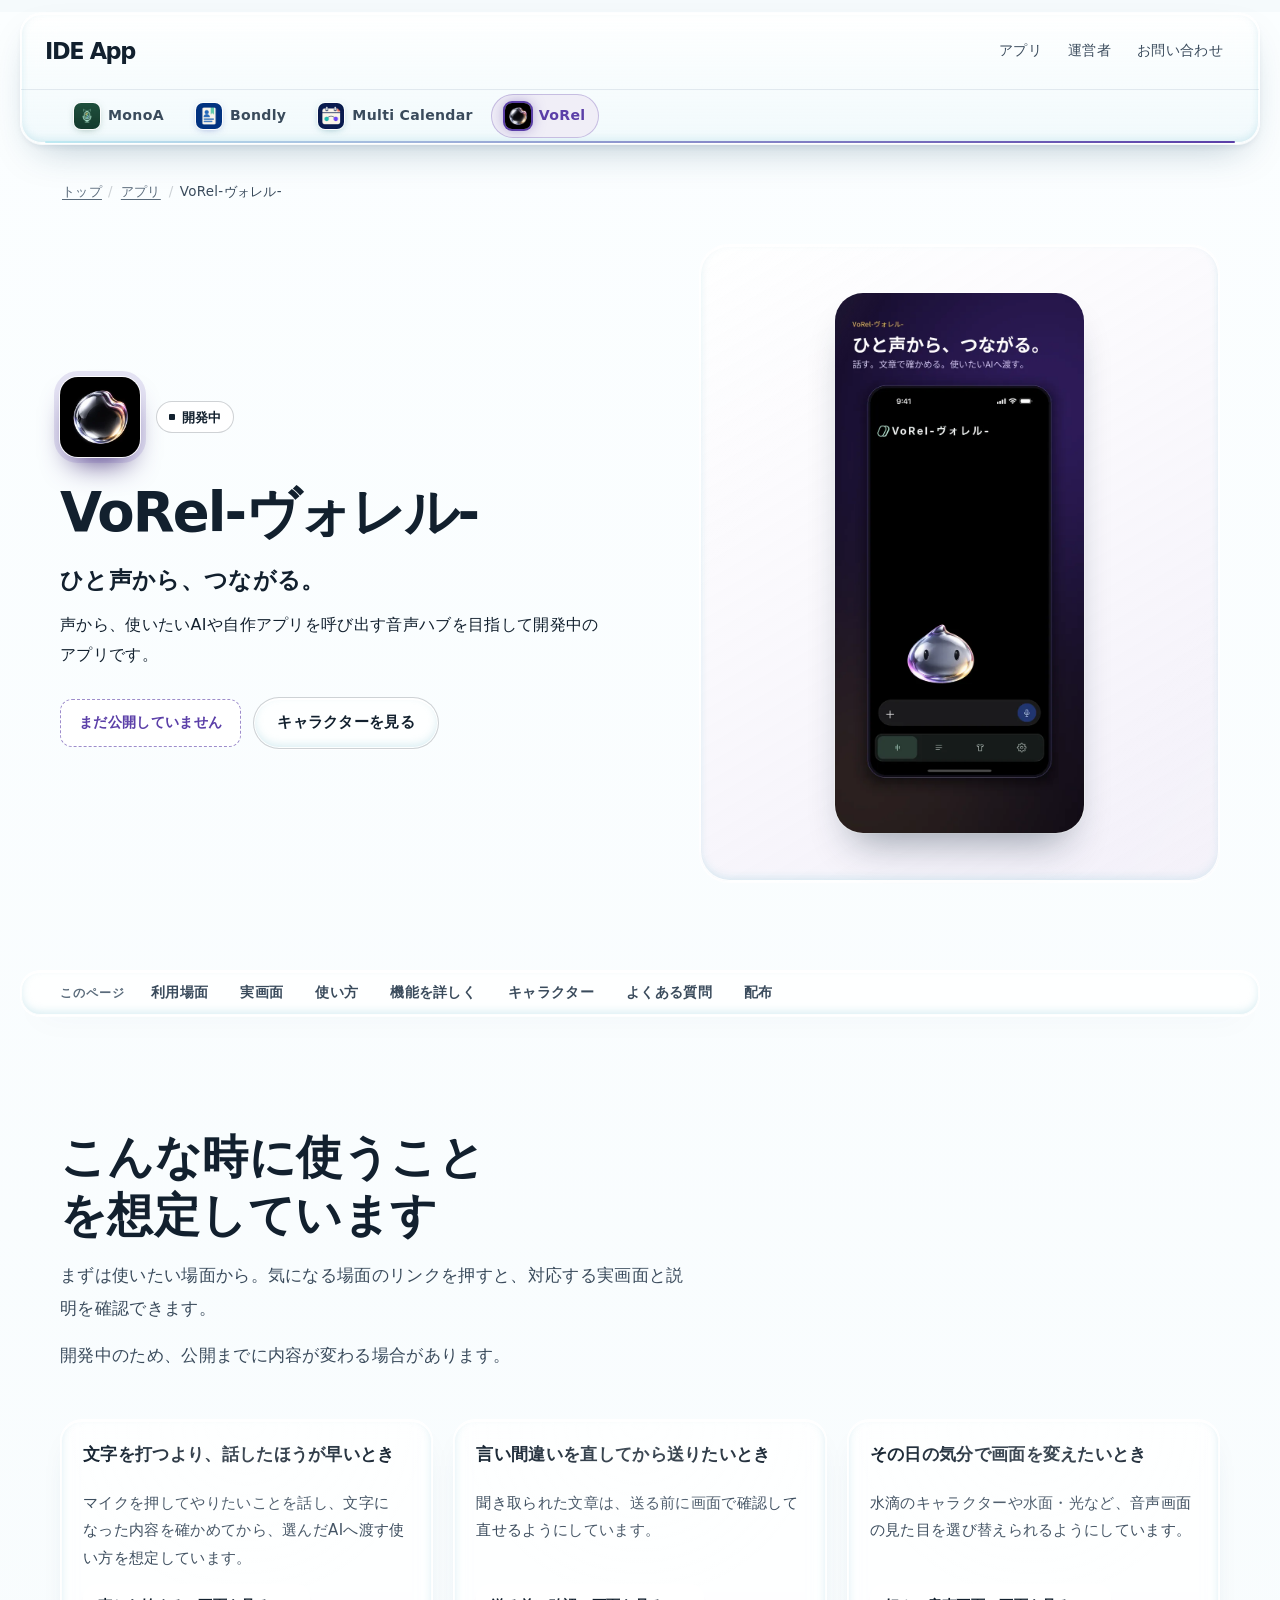
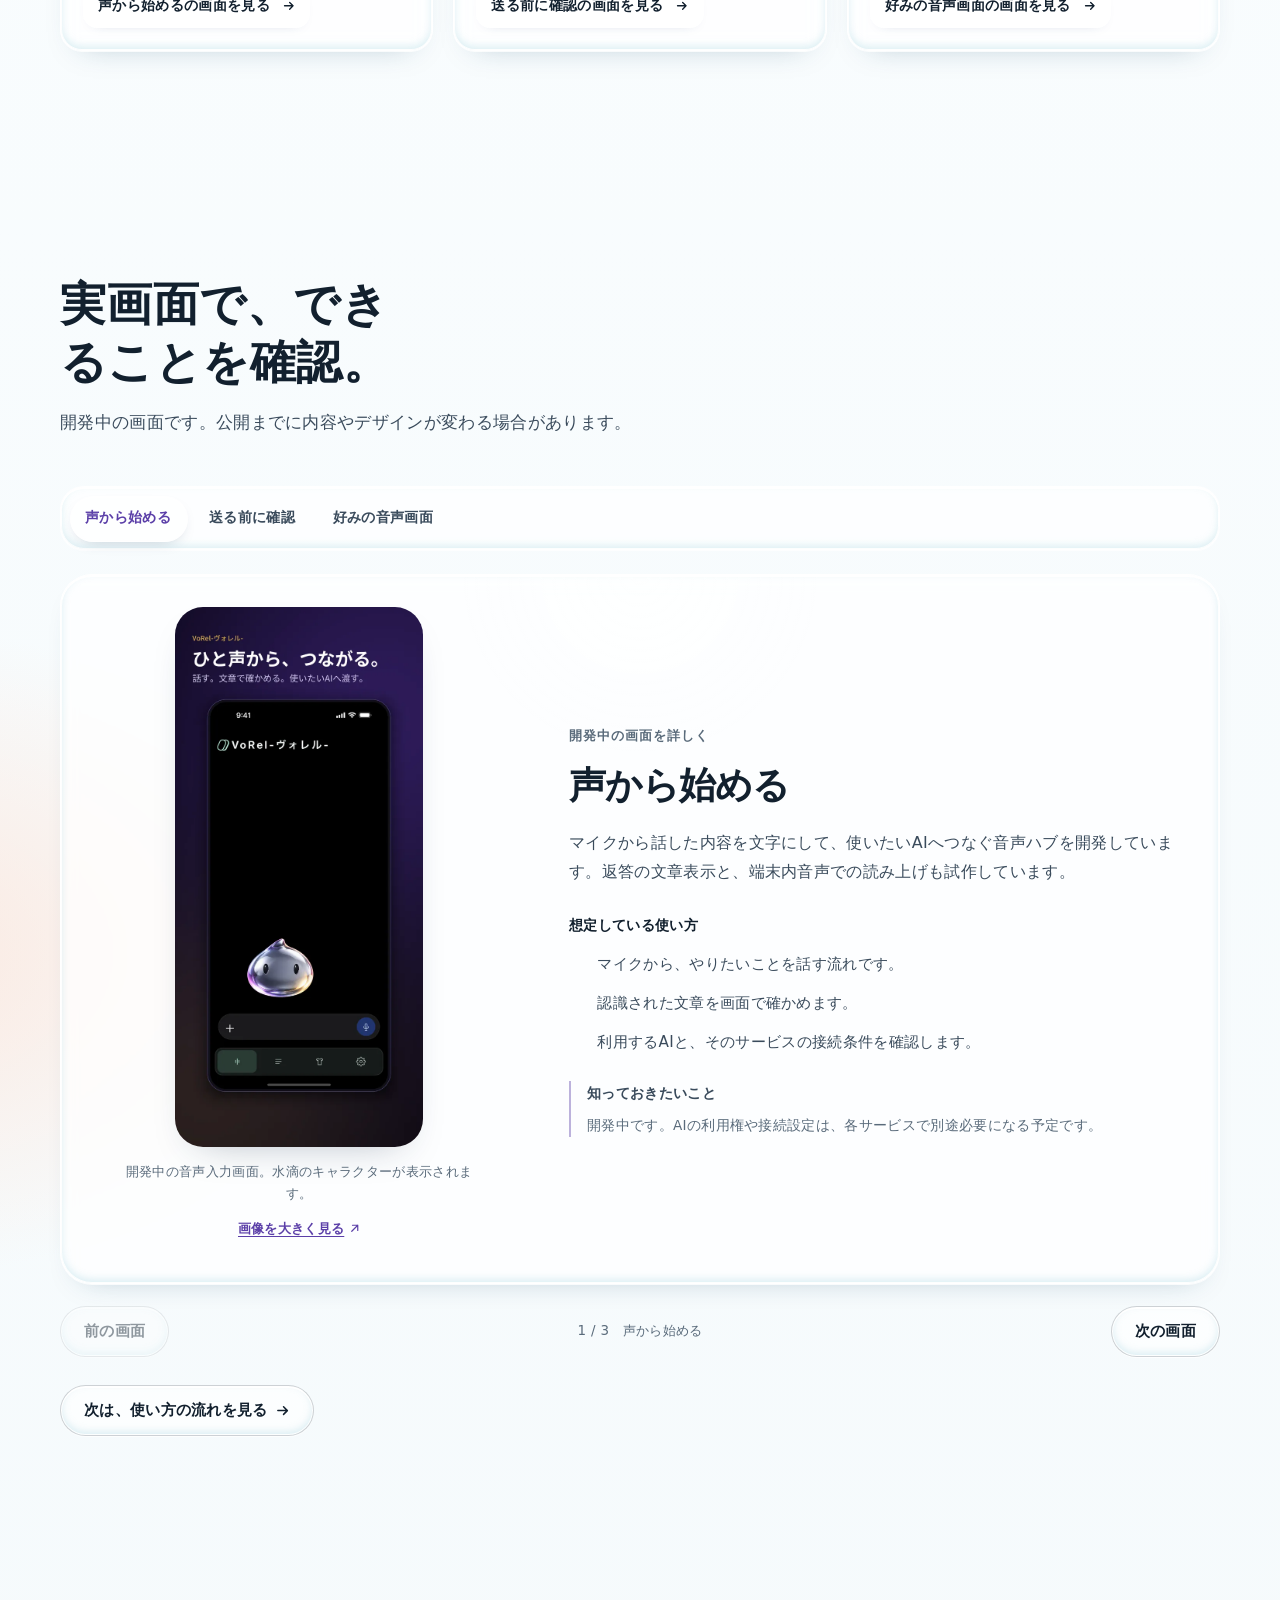
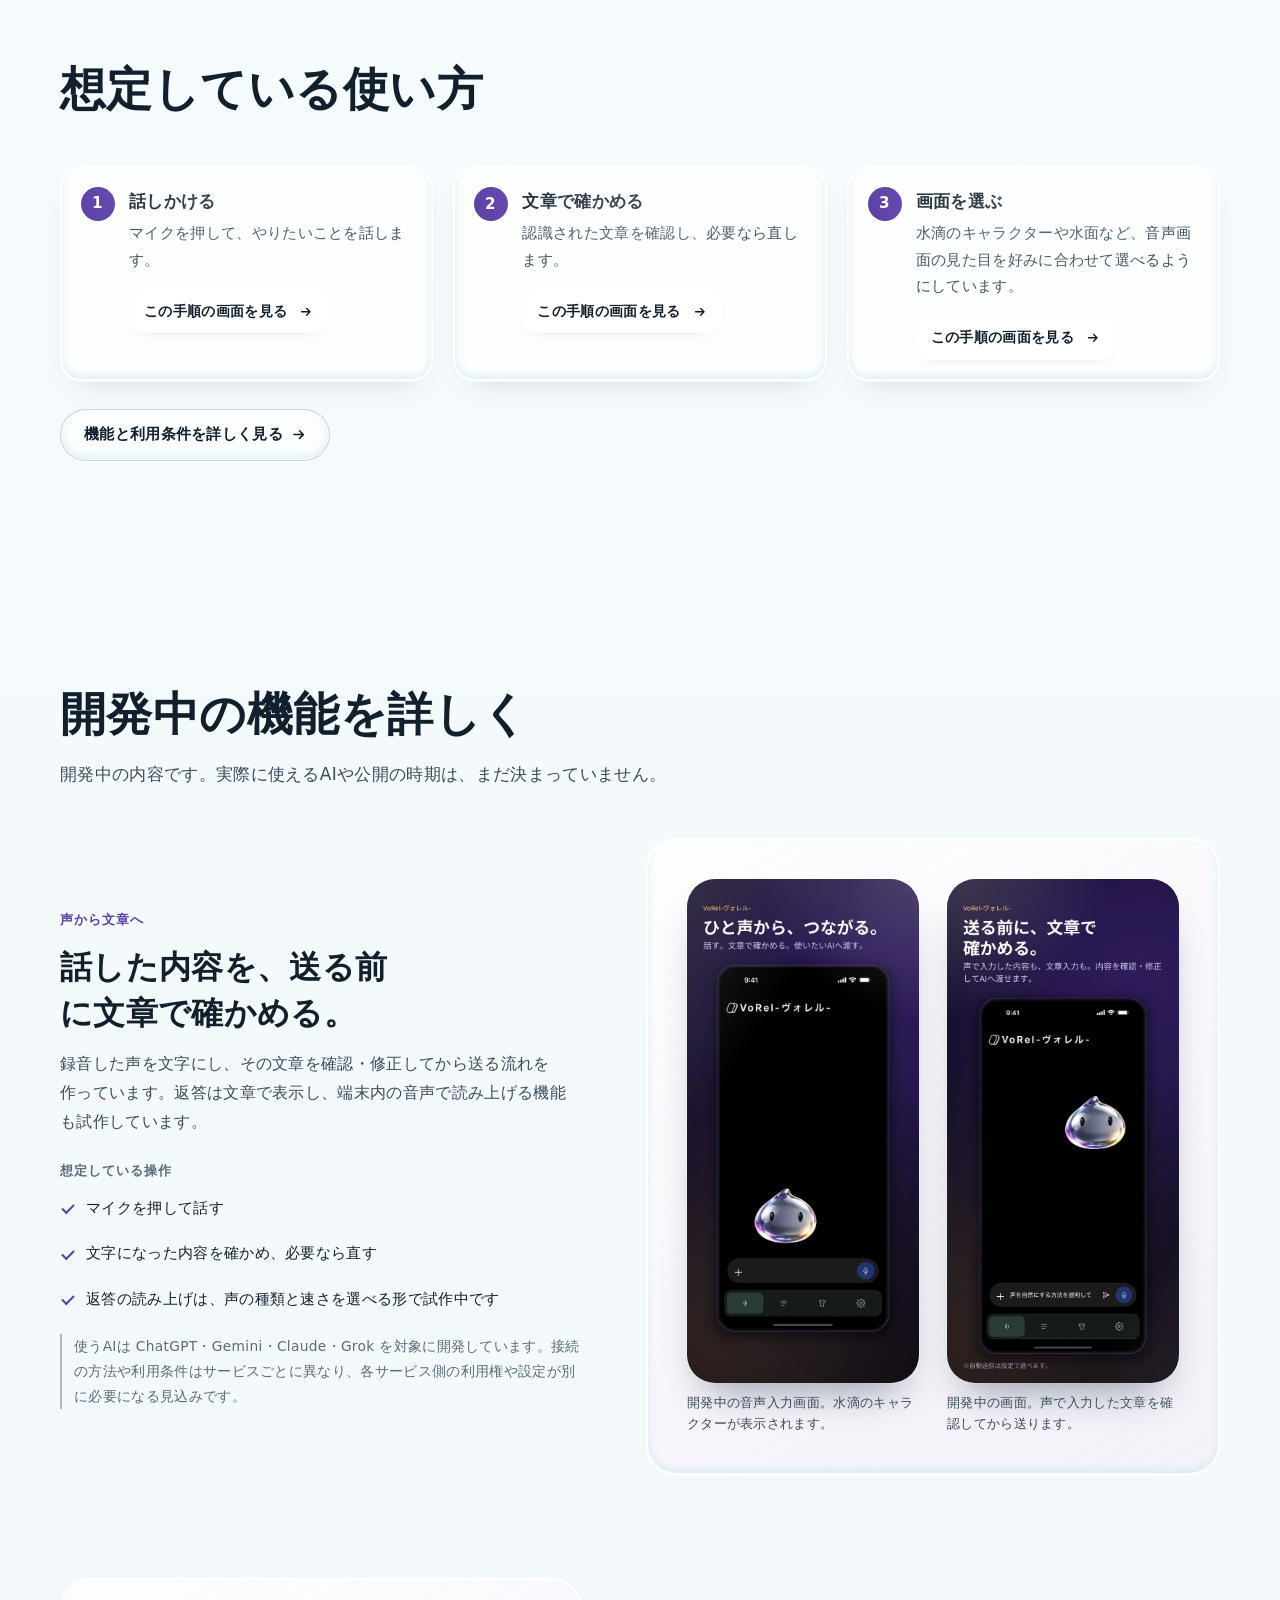
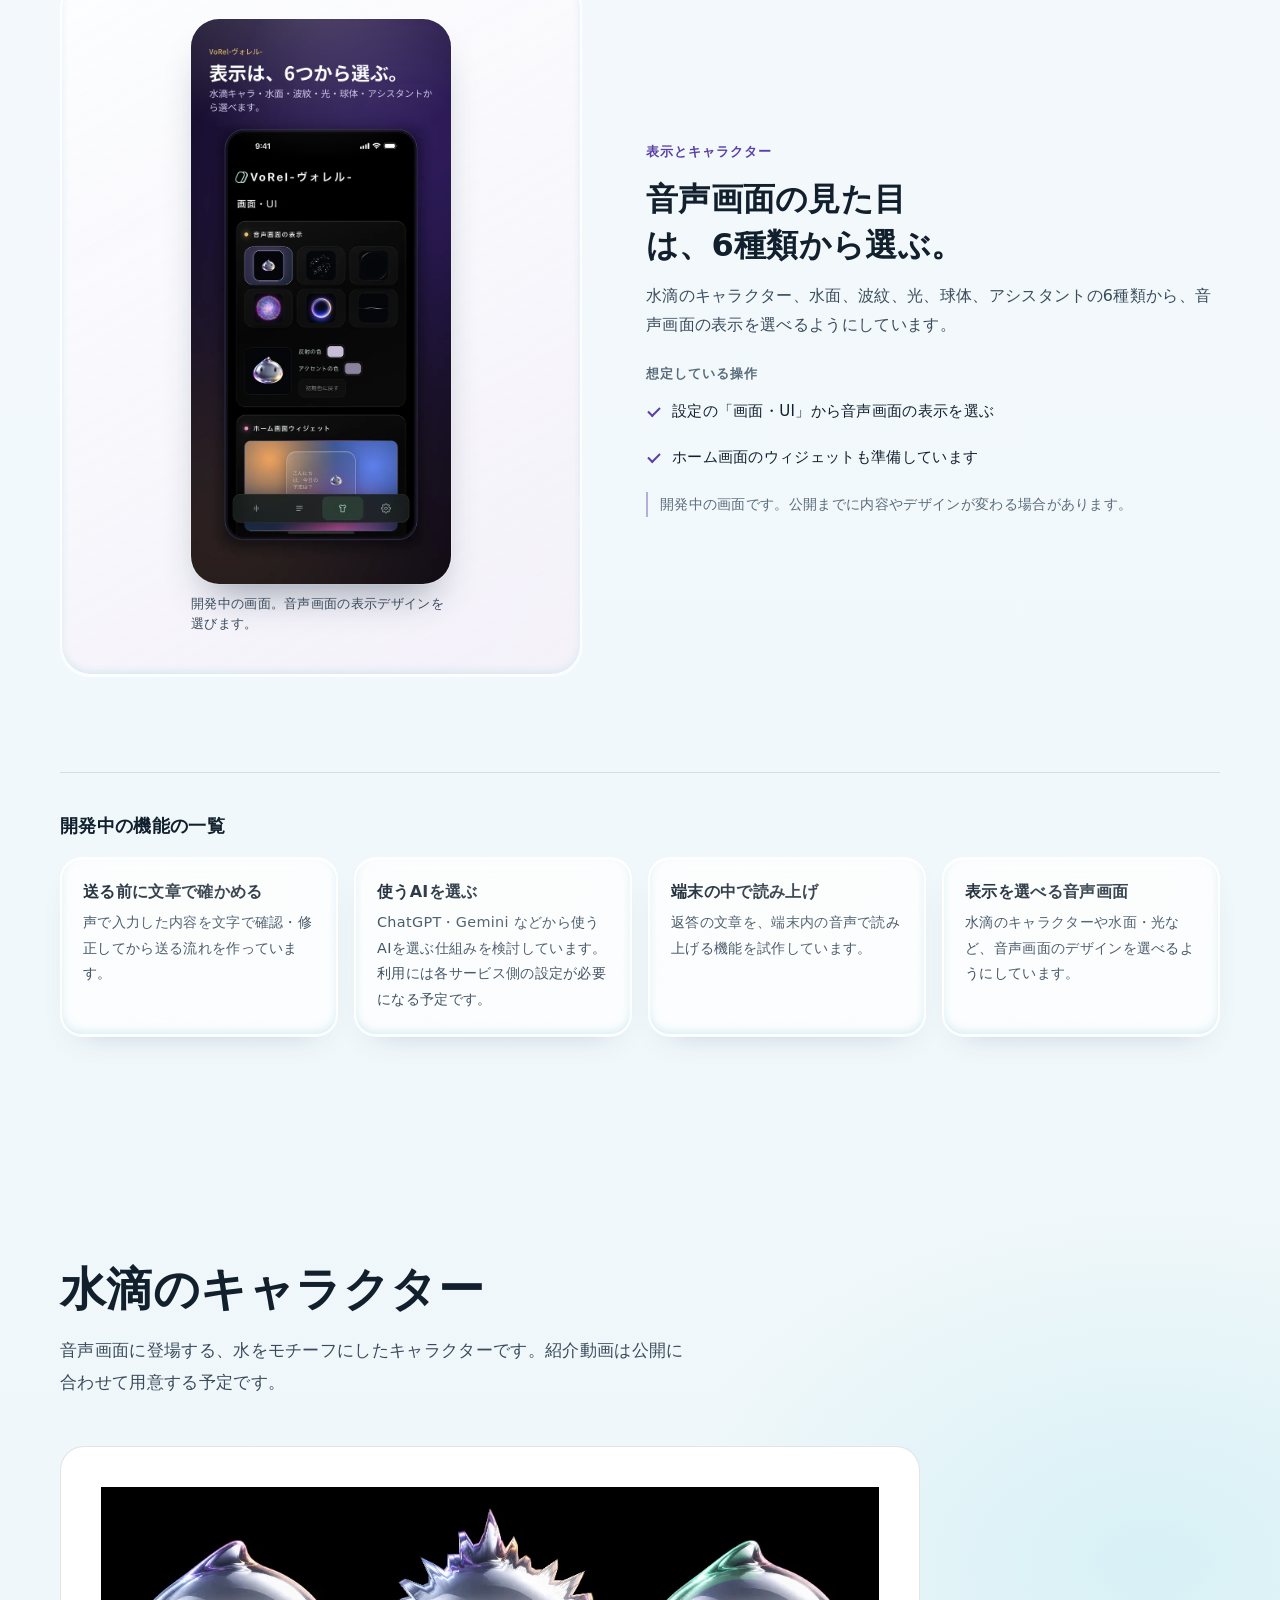
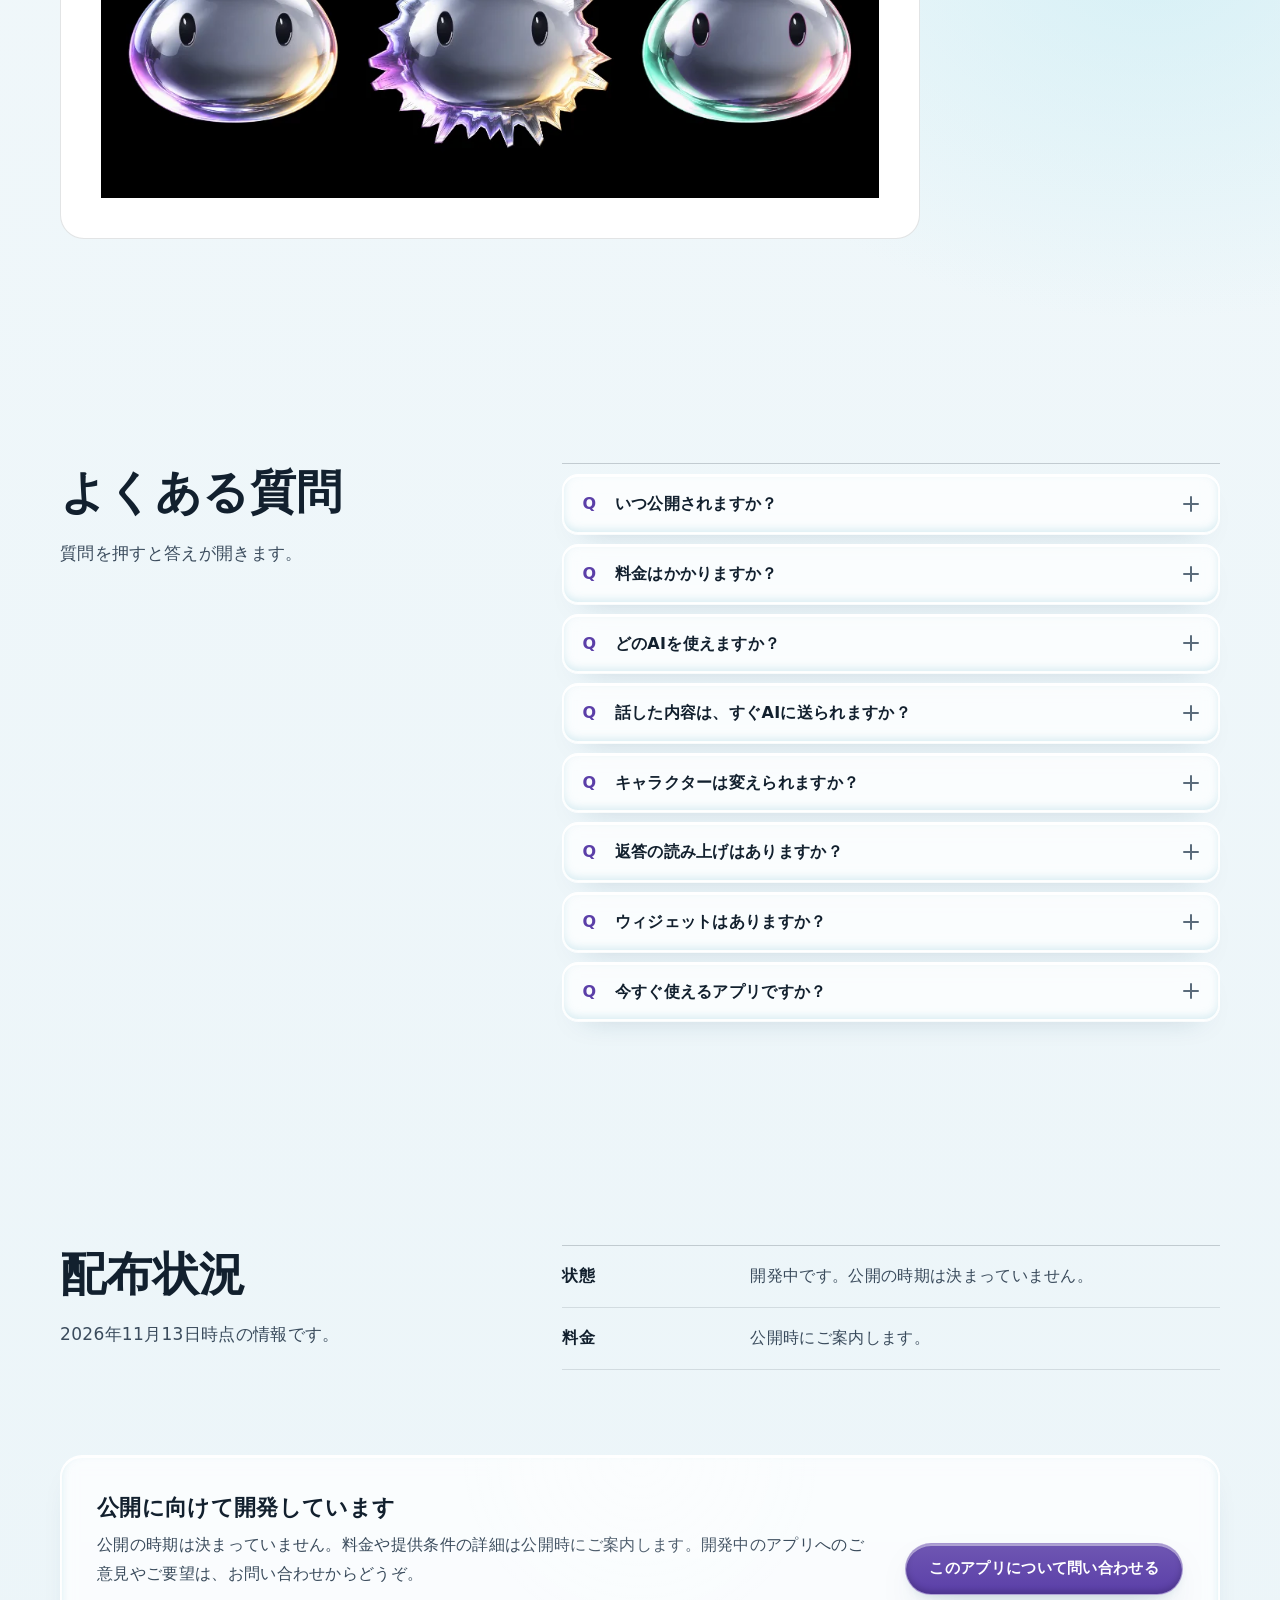
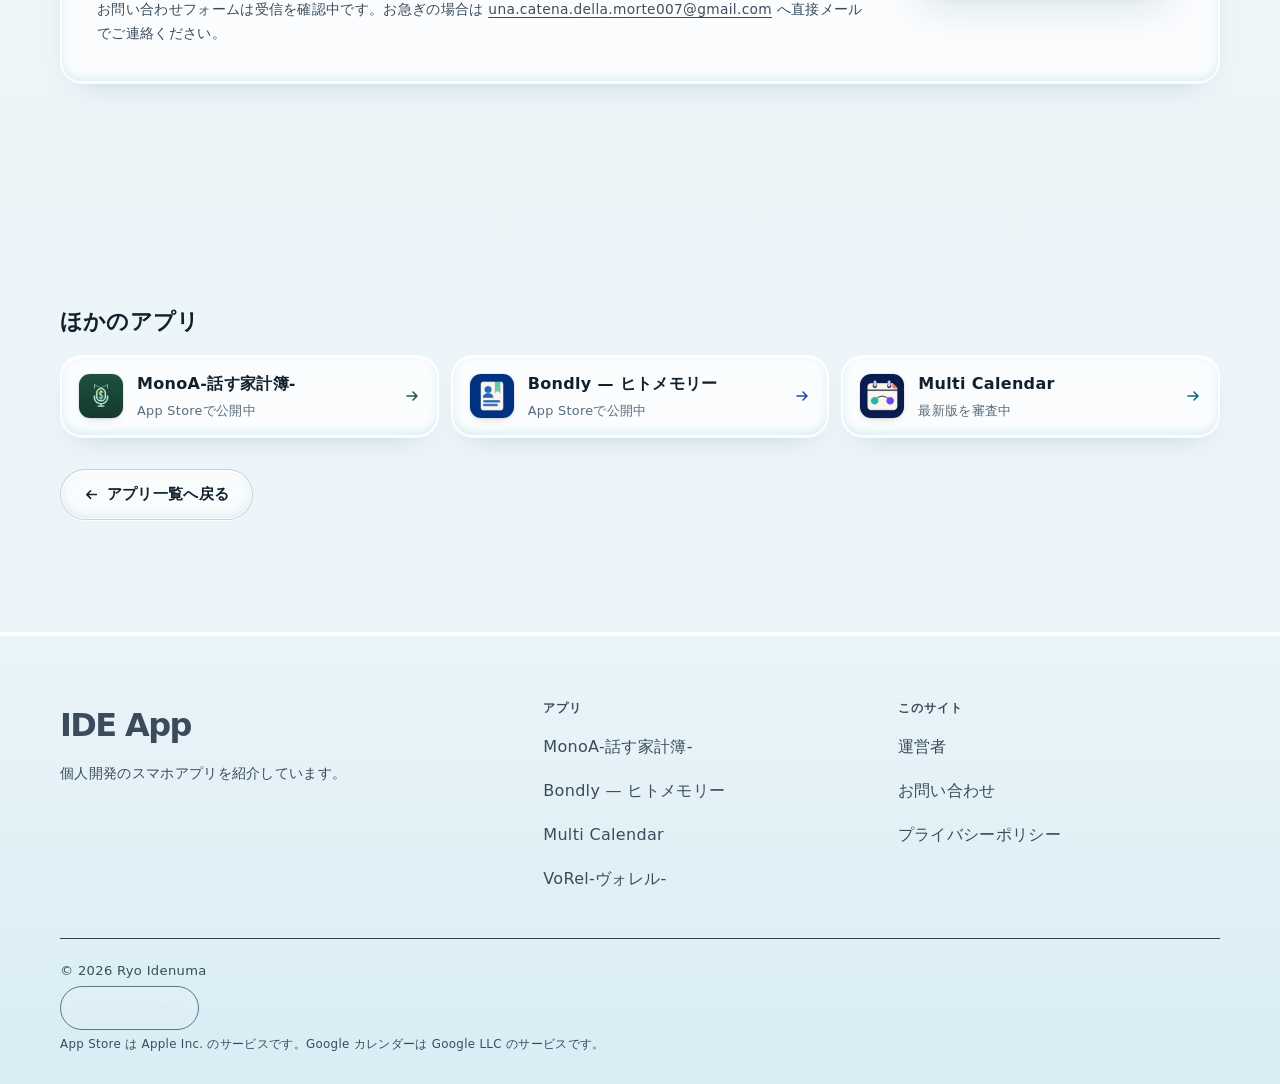
<file: apps/vorel/index.html>
<!doctype html>
<html lang="ja">
<head>
<meta charset="utf-8">
<meta name="viewport" content="width=device-width, initial-scale=1">
<title>VoRel-ヴォレル-｜IDE App</title>
<meta name="description" content="VoRel-ヴォレル-：声から、使いたいAIや自作アプリを呼び出す音声ハブを目指して開発中のアプリです。">
<link rel="canonical" href="https://unacatenadellamorte-cmd.github.io/ryo-apps/apps/vorel/">
<meta name="theme-color" content="#ffffff">
<meta name="color-scheme" content="light">
<meta name="referrer" content="strict-origin-when-cross-origin">
<meta property="og:type" content="website">
<meta property="og:locale" content="ja_JP">
<meta property="og:site_name" content="IDE App">
<meta property="og:title" content="VoRel-ヴォレル-｜IDE App">
<meta property="og:description" content="VoRel-ヴォレル-：声から、使いたいAIや自作アプリを呼び出す音声ハブを目指して開発中のアプリです。">
<meta property="og:url" content="https://unacatenadellamorte-cmd.github.io/ryo-apps/apps/vorel/">
<meta property="og:image" content="https://unacatenadellamorte-cmd.github.io/ryo-apps/assets/og/og-vorel.png">
<meta property="og:image:width" content="1200">
<meta property="og:image:height" content="630">
<meta name="twitter:card" content="summary_large_image">
<link rel="icon" href="../../favicon.svg" type="image/svg+xml">
<link rel="icon" href="../../favicon-32.png" sizes="32x32" type="image/png">
<link rel="apple-touch-icon" href="../../apple-touch-icon.png">
<link rel="stylesheet" href="../../assets/css/site.css?v=20261119-atelier">
<link rel="stylesheet" href="../../assets/css/atelier.css?v=20261119-atelier">
<script src="../../site-config.js?v=20261119-atelier" defer></script>
<script src="../../assets/js/site.js?v=20261119-atelier" defer></script>
<script src="../../assets/js/experience.js?v=20261119-atelier" defer></script>
<script src="../../assets/js/glass-optics.js?v=20261119-atelier" defer></script>
</head>
<body class="page-app" style="--app:#5b3fa8;--app-tint:#eeeaf7">
<a class="skip" href="#main">本文へ移動</a>
<div class="glass-atmosphere" aria-hidden="true"><span></span><span></span><span></span></div>
<header class="site-header" data-edit-id="site-header">
  <div class="wrap header-in">
    <a class="brand" href="../../index.html" data-edit-id="brand"><span class="brand-mark" aria-hidden="true">I</span><span class="brand-text">IDE App</span></a>
    <nav aria-label="サイト内">
      <ul class="nav">
        <li><a href="../../index.html#apps" data-edit-id="nav-apps">アプリ</a></li>
        <li><a href="../../index.html#about" data-edit-id="nav-about">運営者</a></li>
        <li><a href="../../index.html#contact" data-edit-id="nav-contact">お問い合わせ</a></li>
      </ul>
    </nav>
  </div>
  <nav class="app-switch" aria-label="アプリごとの紹介ページ">
    <ul class="wrap"><li><a href="../../apps/monoa/index.html" style="--app:#1f5a43" data-edit-id="switch-monoa"><img class="dot" src="../../assets/media/monoa/icon.webp?v=20261119-atelier" alt="" width="24" height="24" decoding="async">MonoA</a></li><li><a href="../../apps/bondly/index.html" style="--app:#2747a8" data-edit-id="switch-bondly"><img class="dot" src="../../assets/media/bondly/icon.webp?v=20261119-atelier" alt="" width="24" height="24" decoding="async">Bondly</a></li><li><a href="../../apps/multicalendar/index.html" style="--app:#0d6b78" data-edit-id="switch-multicalendar"><img class="dot" src="../../assets/media/multicalendar/icon.webp?v=20261119-atelier" alt="" width="24" height="24" decoding="async">Multi Calendar</a></li><li><a href="../../apps/vorel/index.html" style="--app:#5b3fa8" aria-current="page" data-edit-id="switch-vorel"><img class="dot" src="../../assets/media/vorel/icon.webp?v=20261119-atelier" alt="" width="24" height="24" decoding="async">VoRel</a></li></ul>
  </nav>
  <div class="reading-progress" aria-hidden="true"><span data-reading-progress></span></div>
</header>

<main id="main">
  <nav class="crumbs wrap" aria-label="現在地">
    <ol>
      <li><a href="../../index.html">トップ</a></li>
      <li><a href="../../index.html#apps">アプリ</a></li>
      <li aria-current="page">VoRel-ヴォレル-</li>
    </ol>
  </nav>

  <section class="app-hero" aria-labelledby="app-title" data-edit-id="vorel-hero">
    <div class="wrap app-hero-in">
      <div class="app-hero-text">
        <div class="app-id">
          <img src="../../assets/media/vorel/icon.webp?v=20261119-atelier" alt="VoRel のアイコン" width="256" height="256" decoding="async" fetchpriority="high" class="app-icon app-icon-lg">
          <p class="app-meta"><span class="status status-dev">開発中</span></p>
        </div>
        <h1 id="app-title" class="app-title" data-edit-id="vorel-title">VoRel-ヴォレル-</h1>
        <p class="app-catch" data-edit-id="vorel-catch">ひと声から、つながる。</p>
        <p class="app-lead" data-edit-id="vorel-lead">声から、使いたいAIや自作アプリを呼び出す音声ハブを目指して開発中のアプリです。</p>
        <div class="app-actions">
          <p class="store-none" data-edit-id="vorel-store-none">まだ公開していません</p>
          <a class="btn btn-ghost" href="#video">キャラクターを見る</a>
        </div>
      </div>
      <figure class="app-hero-media" data-edit-id="vorel-hero-screen">
        <img src="../../assets/media/vorel/screen-voice.webp?v=20261119-atelier" alt="開発中の音声入力画面。水滴のキャラクターが表示されます。" width="640" height="1391" decoding="async" fetchpriority="high" class="phone">
      </figure>
    </div>
  </section>

  <nav class="toc" aria-label="このページの内容" data-edit-id="vorel-toc">
    <div class="wrap toc-in">
      <p class="toc-label" aria-hidden="true">このページ</p>
      <ul class="toc-list"><li><a href="#scenes" data-edit-id="vorel-toc-scenes">利用場面</a></li><li><a href="#gallery" data-edit-id="vorel-toc-gallery">実画面</a></li><li><a href="#steps" data-edit-id="vorel-toc-steps">使い方</a></li><li><a href="#features" data-edit-id="vorel-toc-features">機能を詳しく</a></li><li><a href="#video" data-edit-id="vorel-toc-video">キャラクター</a></li><li><a href="#faq" data-edit-id="vorel-toc-faq">よくある質問</a></li><li><a href="#dist" data-edit-id="vorel-toc-dist">配布</a></li></ul>
    </div>
  </nav>

  <section class="section scenes" id="scenes" aria-labelledby="scenes-title" data-edit-id="vorel-scenes">
    <div class="wrap">
      <header class="section-head">
        <h2 id="scenes-title" class="section-title">こんな時に使うことを想定しています</h2>
        <p class="section-lead">まずは使いたい場面から。気になる場面のリンクを押すと、対応する実画面と説明を確認できます。</p>
        <p class="section-lead">開発中のため、公開までに内容が変わる場合があります。</p>
      </header>
      <ol class="scene-list"><li class="scene" data-edit-id="vorel-scene-1"><h3 class="scene-title">文字を打つより、話したほうが早いとき</h3><p class="scene-text">マイクを押してやりたいことを話し、文字になった内容を確かめてから、選んだAIへ渡す使い方を想定しています。</p><a class="scene-screen-link" data-guide-link href="#vorel-guide-screen-voice">声から始めるの画面を見る<svg class="i" aria-hidden="true" viewBox="0 0 16 16"><path d="M3 8h10M9 4l4 4-4 4" fill="none" stroke="currentColor" stroke-width="1.6" stroke-linecap="round" stroke-linejoin="round"/></svg></a></li><li class="scene" data-edit-id="vorel-scene-2"><h3 class="scene-title">言い間違いを直してから送りたいとき</h3><p class="scene-text">聞き取られた文章は、送る前に画面で確認して直せるようにしています。</p><a class="scene-screen-link" data-guide-link href="#vorel-guide-screen-confirm">送る前に確認の画面を見る<svg class="i" aria-hidden="true" viewBox="0 0 16 16"><path d="M3 8h10M9 4l4 4-4 4" fill="none" stroke="currentColor" stroke-width="1.6" stroke-linecap="round" stroke-linejoin="round"/></svg></a></li><li class="scene" data-edit-id="vorel-scene-3"><h3 class="scene-title">その日の気分で画面を変えたいとき</h3><p class="scene-text">水滴のキャラクターや水面・光など、音声画面の見た目を選び替えられるようにしています。</p><a class="scene-screen-link" data-guide-link href="#vorel-guide-screen-design">好みの音声画面の画面を見る<svg class="i" aria-hidden="true" viewBox="0 0 16 16"><path d="M3 8h10M9 4l4 4-4 4" fill="none" stroke="currentColor" stroke-width="1.6" stroke-linecap="round" stroke-linejoin="round"/></svg></a></li></ol>
    </div>
  </section>

  <section class="section gallery" id="gallery" aria-labelledby="gallery-title">
    <div class="wrap">
      <header class="section-head">
        <h2 id="gallery-title" class="section-title">実画面で、できることを確認。</h2>
        <p class="section-lead">開発中の画面です。公開までに内容やデザインが変わる場合があります。</p>
      </header>
      <div class="screen-guide" data-screen-guide data-edit-id="vorel-screen-guide">
        <nav class="guide-nav" aria-label="詳しく見る画面を選ぶ"><a id="vorel-guide-screen-voice-tab" href="#vorel-guide-screen-voice" data-guide-tab>声から始める</a><a id="vorel-guide-screen-confirm-tab" href="#vorel-guide-screen-confirm" data-guide-tab>送る前に確認</a><a id="vorel-guide-screen-design-tab" href="#vorel-guide-screen-design" data-guide-tab>好みの音声画面</a></nav>
        <div class="guide-stage">
        <article class="guide-panel" id="vorel-guide-screen-voice" data-guide-panel data-guide-title="声から始める" data-edit-id="vorel-shot-screen-voice">
          <figure class="guide-figure">
            <img src="../../assets/media/vorel/screen-voice.webp?v=20261119-atelier" alt="開発中の音声入力画面。水滴のキャラクターが表示されます。" width="640" height="1391" loading="lazy" decoding="async" class="phone">
            <figcaption>開発中の音声入力画面。水滴のキャラクターが表示されます。</figcaption>
            <a class="shot-open" href="../../assets/media/vorel/screen-voice.webp?v=20261119-atelier" target="_blank" rel="noopener noreferrer" data-edit-id="vorel-shot-screen-voice-open">画像を大きく見る<svg class="i" aria-hidden="true" viewBox="0 0 16 16"><path d="M6 3h7v7M13 3 5 11" fill="none" stroke="currentColor" stroke-width="1.6" stroke-linecap="round" stroke-linejoin="round"/></svg><span class="visually-hidden">（開発中の音声入力画面。水滴のキャラクターが表示されます。、新しいタブで開きます）</span></a>
          </figure>
          <div class="guide-copy">
            <p class="eyebrow">開発中の画面を詳しく</p>
            <h3>声から始める</h3><p class="guide-description">マイクから話した内容を文字にして、使いたいAIへつなぐ音声ハブを開発しています。返答の文章表示と、端末内音声での読み上げも試作しています。</p>
            <h4>想定している使い方</h4>
            <ol class="guide-actions"><li>マイクから、やりたいことを話す流れです。</li><li>認識された文章を画面で確かめます。</li><li>利用するAIと、そのサービスの接続条件を確認します。</li></ol>
            <aside class="guide-condition"><h4>知っておきたいこと</h4><p>開発中です。AIの利用権や接続設定は、各サービスで別途必要になる予定です。</p></aside>
          </div>
        </article>
        <article class="guide-panel" id="vorel-guide-screen-confirm" data-guide-panel data-guide-title="送る前に確認" data-edit-id="vorel-shot-screen-confirm">
          <figure class="guide-figure">
            <img src="../../assets/media/vorel/screen-confirm.webp?v=20261119-atelier" alt="開発中の画面。声で入力した文章を確認してから送ります。" width="640" height="1391" loading="lazy" decoding="async" class="phone">
            <figcaption>開発中の画面。声で入力した文章を確認してから送ります。</figcaption>
            <a class="shot-open" href="../../assets/media/vorel/screen-confirm.webp?v=20261119-atelier" target="_blank" rel="noopener noreferrer" data-edit-id="vorel-shot-screen-confirm-open">画像を大きく見る<svg class="i" aria-hidden="true" viewBox="0 0 16 16"><path d="M6 3h7v7M13 3 5 11" fill="none" stroke="currentColor" stroke-width="1.6" stroke-linecap="round" stroke-linejoin="round"/></svg><span class="visually-hidden">（開発中の画面。声で入力した文章を確認してから送ります。、新しいタブで開きます）</span></a>
          </figure>
          <div class="guide-copy">
            <p class="eyebrow">開発中の画面を詳しく</p>
            <h3>送る前に確認</h3><p class="guide-description">認識した文章を、そのまま送る前に確認・修正できる流れを作っています。話した内容と、送信する内容を分けて確かめるための画面です。</p>
            <h4>想定している使い方</h4>
            <ol class="guide-actions"><li>文字になった内容を確認します。</li><li>言い間違いや聞き取りの違いを直します。</li><li>内容と送信先を確かめてから送る流れを想定しています。</li></ol>
            <aside class="guide-condition"><h4>知っておきたいこと</h4><p>開発中の画面です。公開までに接続方法や表示・操作が変わる場合があります。</p></aside>
          </div>
        </article>
        <article class="guide-panel" id="vorel-guide-screen-design" data-guide-panel data-guide-title="好みの音声画面" data-edit-id="vorel-shot-screen-design">
          <figure class="guide-figure">
            <img src="../../assets/media/vorel/screen-design.webp?v=20261119-atelier" alt="開発中の画面。音声画面の表示デザインを選びます。" width="640" height="1391" loading="lazy" decoding="async" class="phone">
            <figcaption>開発中の画面。音声画面の表示デザインを選びます。</figcaption>
            <a class="shot-open" href="../../assets/media/vorel/screen-design.webp?v=20261119-atelier" target="_blank" rel="noopener noreferrer" data-edit-id="vorel-shot-screen-design-open">画像を大きく見る<svg class="i" aria-hidden="true" viewBox="0 0 16 16"><path d="M6 3h7v7M13 3 5 11" fill="none" stroke="currentColor" stroke-width="1.6" stroke-linecap="round" stroke-linejoin="round"/></svg><span class="visually-hidden">（開発中の画面。音声画面の表示デザインを選びます。、新しいタブで開きます）</span></a>
          </figure>
          <div class="guide-copy">
            <p class="eyebrow">開発中の画面を詳しく</p>
            <h3>好みの音声画面</h3><p class="guide-description">水滴のキャラクター・水面・波紋・光・球体・アシスタントの6種類から、音声画面の見た目を選べるようにしています。</p>
            <h4>想定している使い方</h4>
            <ol class="guide-actions"><li>設定の「画面・UI」を開きます。</li><li>音声画面の表示を選びます。</li><li>話しかける画面を、自分の好みに合わせる使い方です。</li></ol>
            <aside class="guide-condition"><h4>知っておきたいこと</h4><p>開発中の表示です。キャラクターや音声の自然さは、今後も調整していきます。</p></aside>
          </div>
        </article></div>
        <div class="guide-controls" data-guide-controls hidden>
          <button class="btn btn-ghost" type="button" data-guide-prev>前の画面</button>
          <p class="guide-status" data-guide-status aria-live="polite" aria-atomic="true"></p>
          <button class="btn btn-ghost" type="button" data-guide-next>次の画面</button>
        </div>
      </div>
      <a class="btn btn-ghost flow-next" href="#steps">次は、使い方の流れを見る<svg class="i" aria-hidden="true" viewBox="0 0 16 16"><path d="M3 8h10M9 4l4 4-4 4" fill="none" stroke="currentColor" stroke-width="1.6" stroke-linecap="round" stroke-linejoin="round"/></svg></a>
    </div>
  </section>
  <section class="section steps" id="steps" aria-labelledby="steps-title">
    <div class="wrap">
      <header class="section-head">
        <h2 id="steps-title" class="section-title">想定している使い方</h2>
      </header>
      <ol class="step-list"><li class="step" data-edit-id="vorel-step-1"><p class="step-num" aria-hidden="true">1</p><div class="step-text"><h3><span class="visually-hidden">ステップ1：</span>話しかける</h3><p>マイクを押して、やりたいことを話します。</p><a class="step-screen-link" data-guide-link href="#vorel-guide-screen-voice">この手順の画面を見る<svg class="i" aria-hidden="true" viewBox="0 0 16 16"><path d="M3 8h10M9 4l4 4-4 4" fill="none" stroke="currentColor" stroke-width="1.6" stroke-linecap="round" stroke-linejoin="round"/></svg></a></div></li><li class="step" data-edit-id="vorel-step-2"><p class="step-num" aria-hidden="true">2</p><div class="step-text"><h3><span class="visually-hidden">ステップ2：</span>文章で確かめる</h3><p>認識された文章を確認し、必要なら直します。</p><a class="step-screen-link" data-guide-link href="#vorel-guide-screen-confirm">この手順の画面を見る<svg class="i" aria-hidden="true" viewBox="0 0 16 16"><path d="M3 8h10M9 4l4 4-4 4" fill="none" stroke="currentColor" stroke-width="1.6" stroke-linecap="round" stroke-linejoin="round"/></svg></a></div></li><li class="step" data-edit-id="vorel-step-3"><p class="step-num" aria-hidden="true">3</p><div class="step-text"><h3><span class="visually-hidden">ステップ3：</span>画面を選ぶ</h3><p>水滴のキャラクターや水面など、音声画面の見た目を好みに合わせて選べるようにしています。</p><a class="step-screen-link" data-guide-link href="#vorel-guide-screen-design">この手順の画面を見る<svg class="i" aria-hidden="true" viewBox="0 0 16 16"><path d="M3 8h10M9 4l4 4-4 4" fill="none" stroke="currentColor" stroke-width="1.6" stroke-linecap="round" stroke-linejoin="round"/></svg></a></div></li>
      </ol>
      <a class="btn btn-ghost flow-next" href="#features">機能と利用条件を詳しく見る<svg class="i" aria-hidden="true" viewBox="0 0 16 16"><path d="M3 8h10M9 4l4 4-4 4" fill="none" stroke="currentColor" stroke-width="1.6" stroke-linecap="round" stroke-linejoin="round"/></svg></a>
    </div>
  </section>

  <section class="section features" id="features" aria-labelledby="features-title">
    <div class="wrap">
      <header class="section-head">
        <h2 id="features-title" class="section-title">開発中の機能を詳しく</h2>
        <p class="section-lead">開発中の内容です。実際に使えるAIや公開の時期は、まだ決まっていません。</p>
      </header>
      <div class="story-list">
      <article class="story" id="feature-confirm" aria-labelledby="story-confirm-title" data-edit-id="vorel-story-confirm">
        <div class="story-text">
          <p class="eyebrow story-eyebrow">声から文章へ</p>
          <h3 id="story-confirm-title" class="story-title" data-edit-id="vorel-story-confirm-title">話した内容を、送る前に文章で確かめる。</h3>
          <p class="story-body">録音した声を文字にし、その文章を確認・修正してから送る流れを作っています。返答は文章で表示し、端末内の音声で読み上げる機能も試作しています。</p>
          <p class="story-points-label">想定している操作</p>
          <ul class="story-points"><li>マイクを押して話す</li><li>文字になった内容を確かめ、必要なら直す</li><li>返答の読み上げは、声の種類と速さを選べる形で試作中です</li></ul>
          <p class="story-note">使うAIは ChatGPT・Gemini・Claude・Grok を対象に開発しています。接続の方法や利用条件はサービスごとに異なり、各サービス側の利用権や設定が別に必要になる見込みです。</p>
        </div>
        <div class="story-media story-media-2"><figure class="story-shot"><img src="../../assets/media/vorel/screen-voice.webp?v=20261119-atelier" alt="開発中の音声入力画面。水滴のキャラクターが表示されます。" width="640" height="1391" loading="lazy" decoding="async" class="phone"><figcaption>開発中の音声入力画面。水滴のキャラクターが表示されます。</figcaption></figure><figure class="story-shot"><img src="../../assets/media/vorel/screen-confirm.webp?v=20261119-atelier" alt="開発中の画面。声で入力した文章を確認してから送ります。" width="640" height="1391" loading="lazy" decoding="async" class="phone"><figcaption>開発中の画面。声で入力した文章を確認してから送ります。</figcaption></figure></div>
      </article>
      <article class="story story-rev" id="feature-design" aria-labelledby="story-design-title" data-edit-id="vorel-story-design">
        <div class="story-text">
          <p class="eyebrow story-eyebrow">表示とキャラクター</p>
          <h3 id="story-design-title" class="story-title" data-edit-id="vorel-story-design-title">音声画面の見た目は、6種類から選ぶ。</h3>
          <p class="story-body">水滴のキャラクター、水面、波紋、光、球体、アシスタントの6種類から、音声画面の表示を選べるようにしています。</p>
          <p class="story-points-label">想定している操作</p>
          <ul class="story-points"><li>設定の「画面・UI」から音声画面の表示を選ぶ</li><li>ホーム画面のウィジェットも準備しています</li></ul>
          <p class="story-note">開発中の画面です。公開までに内容やデザインが変わる場合があります。</p>
        </div>
        <div class="story-media story-media-1"><figure class="story-shot"><img src="../../assets/media/vorel/screen-design.webp?v=20261119-atelier" alt="開発中の画面。音声画面の表示デザインを選びます。" width="640" height="1391" loading="lazy" decoding="async" class="phone"><figcaption>開発中の画面。音声画面の表示デザインを選びます。</figcaption></figure></div>
      </article>
      </div>
      <div class="feature-all" data-edit-id="vorel-feature-all">
        <h3 class="feature-all-title">開発中の機能の一覧</h3>
        <ul class="feature-list"><li class="feature" data-edit-id="vorel-feature-1"><h4>送る前に文章で確かめる</h4><p>声で入力した内容を文字で確認・修正してから送る流れを作っています。</p></li><li class="feature" data-edit-id="vorel-feature-2"><h4>使うAIを選ぶ</h4><p>ChatGPT・Gemini などから使うAIを選ぶ仕組みを検討しています。利用には各サービス側の設定が必要になる予定です。</p></li><li class="feature" data-edit-id="vorel-feature-3"><h4>端末の中で読み上げ</h4><p>返答の文章を、端末内の音声で読み上げる機能を試作しています。</p></li><li class="feature" data-edit-id="vorel-feature-4"><h4>表示を選べる音声画面</h4><p>水滴のキャラクターや水面・光など、音声画面のデザインを選べるようにしています。</p></li></ul>
      </div>
    </div>
  </section>


  <section class="section video" id="video" aria-labelledby="video-title">
    <div class="wrap mascot-in">
      <header class="section-head">
        <h2 id="video-title" class="section-title" data-edit-id="vorel-mascot-title">水滴のキャラクター</h2>
        <p class="section-lead">音声画面に登場する、水をモチーフにしたキャラクターです。紹介動画は公開に合わせて用意する予定です。</p>
      </header>
      <figure class="mascot" data-edit-id="vorel-mascot">
        <img src="../../assets/media/vorel/mascot.webp?v=20261119-atelier" alt="VoRel の水滴のキャラクター。透明な水のしずくの形をしています。" width="1000" height="400" loading="lazy" decoding="async">
      </figure>
    </div>
  </section>

  <section class="section faq" id="faq" aria-labelledby="faq-title">
    <div class="wrap faq-in">
      <header class="section-head">
        <h2 id="faq-title" class="section-title">よくある質問</h2>
        <p class="section-lead">質問を押すと答えが開きます。</p>
      </header>
      <div class="faq-list" data-edit-id="vorel-faq"><details class="faq-item" data-edit-id="vorel-faq-1"><summary><span class="faq-q" aria-hidden="true">Q</span><span class="faq-q-text">いつ公開されますか？</span><span class="faq-mark" aria-hidden="true"></span></summary><div class="faq-a"><p>開発中です。公開の時期は決まっていません。</p></div></details><details class="faq-item" data-edit-id="vorel-faq-2"><summary><span class="faq-q" aria-hidden="true">Q</span><span class="faq-q-text">料金はかかりますか？</span><span class="faq-mark" aria-hidden="true"></span></summary><div class="faq-a"><p>料金や提供条件の詳細は公開時にご案内します。</p></div></details><details class="faq-item" data-edit-id="vorel-faq-3"><summary><span class="faq-q" aria-hidden="true">Q</span><span class="faq-q-text">どのAIを使えますか？</span><span class="faq-mark" aria-hidden="true"></span></summary><div class="faq-a"><p>ChatGPT・Gemini・Claude・Grok を対象に開発しています。接続の方法や利用条件はサービスごとに異なり、各サービス側の利用権や設定（たとえば Gemini はご自身の APIキーと同意）が別に必要になる見込みです。VoRel だけで各AIが使えるようになるわけではありません。</p></div></details><details class="faq-item" data-edit-id="vorel-faq-4"><summary><span class="faq-q" aria-hidden="true">Q</span><span class="faq-q-text">話した内容は、すぐAIに送られますか？</span><span class="faq-mark" aria-hidden="true"></span></summary><div class="faq-a"><p>送る前に、文字になった内容を確認・修正できる流れで作っています。</p></div></details><details class="faq-item" data-edit-id="vorel-faq-5"><summary><span class="faq-q" aria-hidden="true">Q</span><span class="faq-q-text">キャラクターは変えられますか？</span><span class="faq-mark" aria-hidden="true"></span></summary><div class="faq-a"><p>水滴のキャラクター、水面、波紋、光、球体、アシスタントの6種類から、音声画面の表示を選べるようにしています。</p></div></details><details class="faq-item" data-edit-id="vorel-faq-6"><summary><span class="faq-q" aria-hidden="true">Q</span><span class="faq-q-text">返答の読み上げはありますか？</span><span class="faq-mark" aria-hidden="true"></span></summary><div class="faq-a"><p>端末内の音声で返答を読み上げる機能を試作しています。声の種類と速さを選べる形で開発中です。</p></div></details><details class="faq-item" data-edit-id="vorel-faq-7"><summary><span class="faq-q" aria-hidden="true">Q</span><span class="faq-q-text">ウィジェットはありますか？</span><span class="faq-mark" aria-hidden="true"></span></summary><div class="faq-a"><p>ホーム画面から使うためのウィジェットも準備しています。公開版の操作や提供範囲は、公開時の案内でお知らせします。</p></div></details><details class="faq-item" data-edit-id="vorel-faq-8"><summary><span class="faq-q" aria-hidden="true">Q</span><span class="faq-q-text">今すぐ使えるアプリですか？</span><span class="faq-mark" aria-hidden="true"></span></summary><div class="faq-a"><p>現在は開発中の紹介です。このサイトで公開日や配布先が決まったように案内しているものではありません。</p></div></details></div>
    </div>
  </section>

  <section class="section dist" id="dist" aria-labelledby="dist-title">
    <div class="wrap dist-in">
      <header class="section-head">
        <h2 id="dist-title" class="section-title">配布状況</h2>
        <p class="section-lead">2026年11月13日時点の情報です。</p>
      </header>
      <div>
        <dl class="dist-dl" data-edit-id="vorel-dist"><div><dt>状態</dt><dd>開発中です。公開の時期は決まっていません。</dd></div><div><dt>料金</dt><dd>公開時にご案内します。</dd></div></dl>
      </div>
    </div>
    <div class="wrap">
      <div class="cta" data-edit-id="vorel-cta">
        <div class="cta-text">
          <h3 class="cta-title" data-edit-id="vorel-cta-title">公開に向けて開発しています</h3>
          <p>公開の時期は決まっていません。料金や提供条件の詳細は公開時にご案内します。開発中のアプリへのご意見やご要望は、お問い合わせからどうぞ。</p>
          <p class="cta-mail">お問い合わせフォームは受信を確認中です。お急ぎの場合は <a href="mailto:una.catena.della.morte007@gmail.com">una.catena.della.morte007@gmail.com</a> へ直接メールでご連絡ください。</p>
        </div>
        <div class="app-actions cta-actions"><a class="btn btn-app" href="../../index.html?app=vorel#contact" data-edit-id="vorel-contact">このアプリについて問い合わせる</a></div>
      </div>
    </div>
  </section>

  <section class="section others" aria-labelledby="others-title">
    <div class="wrap">
      <h2 id="others-title" class="section-title small">ほかのアプリ</h2>
      <ul class="other-list"><li><a class="other" href="../../apps/monoa/index.html" style="--app:#1f5a43;--app-tint:#e6efe9"><img src="../../assets/media/monoa/icon.webp?v=20261119-atelier" alt="" width="256" height="256" loading="lazy" decoding="async" class="app-icon"><span class="other-text"><span class="other-name">MonoA-話す家計簿-</span><span class="other-status">App Storeで公開中</span></span><svg class="i" aria-hidden="true" viewBox="0 0 16 16"><path d="M3 8h10M9 4l4 4-4 4" fill="none" stroke="currentColor" stroke-width="1.6" stroke-linecap="round" stroke-linejoin="round"/></svg></a></li><li><a class="other" href="../../apps/bondly/index.html" style="--app:#2747a8;--app-tint:#e8ecf8"><img src="../../assets/media/bondly/icon.webp?v=20261119-atelier" alt="" width="256" height="256" loading="lazy" decoding="async" class="app-icon"><span class="other-text"><span class="other-name">Bondly — ヒトメモリー</span><span class="other-status">App Storeで公開中</span></span><svg class="i" aria-hidden="true" viewBox="0 0 16 16"><path d="M3 8h10M9 4l4 4-4 4" fill="none" stroke="currentColor" stroke-width="1.6" stroke-linecap="round" stroke-linejoin="round"/></svg></a></li><li><a class="other" href="../../apps/multicalendar/index.html" style="--app:#0d6b78;--app-tint:#e2f0f1"><img src="../../assets/media/multicalendar/icon.webp?v=20261119-atelier" alt="" width="256" height="256" loading="lazy" decoding="async" class="app-icon"><span class="other-text"><span class="other-name">Multi Calendar</span><span class="other-status">最新版を審査中</span></span><svg class="i" aria-hidden="true" viewBox="0 0 16 16"><path d="M3 8h10M9 4l4 4-4 4" fill="none" stroke="currentColor" stroke-width="1.6" stroke-linecap="round" stroke-linejoin="round"/></svg></a></li></ul>
      <p class="back"><a class="btn btn-ghost" href="../../index.html#apps"><svg class="i" aria-hidden="true" viewBox="0 0 16 16"><path d="M13 8H3M7 4 3 8l4 4" fill="none" stroke="currentColor" stroke-width="1.6" stroke-linecap="round" stroke-linejoin="round"/></svg>アプリ一覧へ戻る</a></p>
    </div>
  </section>
</main>
<footer class="site-footer" data-edit-id="site-footer">
  <div class="wrap footer-in">
    <div class="footer-brand">
      <p class="footer-name">IDE App</p>
      <p class="footer-note">個人開発のスマホアプリを紹介しています。</p>
      <div class="sns" data-sns hidden data-edit-id="footer-sns"><p class="sns-label">SNSでも連絡できます</p><ul class="sns-list" data-sns-list></ul></div>
    </div>
    <nav aria-label="フッター">
      <p class="footer-h">アプリ</p>
      <ul><li><a href="../../apps/monoa/index.html">MonoA-話す家計簿-</a></li><li><a href="../../apps/bondly/index.html">Bondly — ヒトメモリー</a></li><li><a href="../../apps/multicalendar/index.html">Multi Calendar</a></li><li><a href="../../apps/vorel/index.html">VoRel-ヴォレル-</a></li></ul>
    </nav>
    <nav aria-label="サイト情報">
      <p class="footer-h">このサイト</p>
      <ul>
        <li><a href="../../index.html#about">運営者</a></li>
        <li><a href="../../index.html#contact">お問い合わせ</a></li>
        <li><a href="../../privacy/index.html">プライバシーポリシー</a></li>
      </ul>
    </nav>
  </div>
  <div class="wrap footer-bottom">
    <p>© 2026 Ryo Idenuma</p>
    <button class="motion-toggle" type="button" data-motion-toggle aria-pressed="false" hidden>動きを控えめに</button>
    <p class="footer-small">App Store は Apple Inc. のサービスです。Google カレンダーは Google LLC のサービスです。</p>
  </div>
</footer>
<dialog class="viewer" data-viewer aria-label="アプリ画面の拡大表示">
  <div class="viewer-surface">
    <div class="viewer-bar">
      <p data-viewer-count></p>
      <button class="btn btn-ghost" type="button" data-viewer-close autofocus>閉じる</button>
    </div>
    <div class="viewer-media" data-viewer-media><img data-viewer-image alt="" width="640" height="1391"></div>
    <p class="viewer-caption" data-viewer-caption></p>
    <p class="viewer-state" data-viewer-state role="status" aria-live="polite"></p>
    <div class="viewer-actions">
      <button class="btn btn-ghost" type="button" data-viewer-prev>前の画面</button>
      <button class="btn btn-ghost" type="button" data-viewer-zoom aria-pressed="false">拡大する</button>
      <button class="btn btn-ghost" type="button" data-viewer-next>次の画面</button>
      <a data-viewer-original target="_blank" rel="noopener noreferrer">元の画像を開く<span class="visually-hidden">（新しいタブで開きます）</span></a>
    </div>
  </div>
</dialog>
</body>
</html>
</file>
<file: assets/css/site.css>
/* IDE App：ネイビーと透明なガラス。実画面と文字の読みやすさを保つ。 */

:root {
  --bg: #eaf1fa;
  --bg-2: #eef3f9;      /* 区切り用の淡いグレー */
  --card: #ffffff;
  --ink: #172334;
  --ink-2: #424e5e;     /* 本文の補助色（白地で約 9.8:1） */
  --ink-3: #5d6877;     /* 注記（白地で約 6.0:1、淡グレー地で約 5.5:1） */
  --line: #e3e6eb;
  --line-2: #cfd4dc;
  --app: #172334;
  --app-tint: #eef0f3;
  --focus: #0b57d0;
  --radius: 24px;
  --radius-sm: 8px;
  --wrap: 1160px;
  --sans: -apple-system, BlinkMacSystemFont, "Segoe UI", "Hiragino Sans", "Hiragino Kaku Gothic ProN",
          "Noto Sans JP", "Yu Gothic UI", "BIZ UDPGothic", "Meiryo", system-ui, sans-serif;
  --shadow-phone: 0 1px 2px rgba(16, 24, 40, .06), 0 20px 40px -20px rgba(16, 24, 40, .35);
  --shadow-card: none;
  --header-h: 132px;    /* 固定ヘッダーの高さ（スクロール先が隠れないよう余白に使う） */
}

*, *::before, *::after { box-sizing: border-box; }
html { -webkit-text-size-adjust: 100%; scroll-behavior: smooth; scroll-padding-top: 0; }
body {
  margin: 0;
  background: radial-gradient(ellipse at 10% 12%, #d5e9f8, transparent 45%), radial-gradient(ellipse at 92% 48%, #e4ddf6, transparent 42%), radial-gradient(ellipse at 18% 87%, #d3e9e7, transparent 45%), var(--bg);
  background-attachment: fixed;
  color: var(--ink);
  font-family: var(--sans);
  font-size: 1rem;
  line-height: 1.8;
  letter-spacing: .02em;
  overflow-wrap: anywhere;
  line-break: strict;
  -webkit-font-smoothing: antialiased;
}
img, video { max-width: 100%; height: auto; display: block; }
a { color: inherit; text-underline-offset: .22em; text-decoration-thickness: 1px; }
a:hover { text-decoration-thickness: 2px; }
:focus-visible { outline: 3px solid var(--focus); outline-offset: 3px; border-radius: 6px; }
h1, h2, h3 { line-height: 1.4; margin: 0; font-weight: 700; text-wrap: balance; }
p, ul, ol, dl, figure { margin: 0; }
ul[class], ol[class] { list-style: none; padding: 0; }

[id] { scroll-margin-top: calc(var(--header-h) + 16px); }
.page-home { --header-h: 76px; }
.wrap { width: min(100% - 40px, var(--wrap)); margin-inline: auto; }
.visually-hidden {
  position: absolute !important; width: 1px; height: 1px; padding: 0; margin: -1px;
  overflow: hidden; clip: rect(0 0 0 0); white-space: nowrap; border: 0;
}
.skip {
  position: absolute; left: 12px; top: -60px; z-index: 100;
  background: var(--ink); color: #fff; padding: 10px 16px; border-radius: 10px; text-decoration: none;
}
.skip:focus { top: 12px; }
.i { width: 1em; height: 1em; flex: none; }
.nb { display: inline-block; white-space: nowrap; } /* 見出しを語句の途中で折り返さない */
.dot { width: 8px; height: 8px; border-radius: 50%; background: var(--app); flex: none; }

/* ---------- ヘッダー（サイト内ナビ＋アプリ切替） ---------- */
.site-header {
  position: sticky; top: 12px; z-index: 50;
  width: min(100% - 24px, 1240px); margin: 12px auto; border-radius: 22px;
  border: 1px solid rgba(255, 255, 255, .85);
  box-shadow: 0 8px 32px rgba(28, 53, 82, .08), inset 0 1px 0 #fff;
  background: rgba(255, 255, 255, .92);
  backdrop-filter: saturate(1.6) blur(12px);
  -webkit-backdrop-filter: saturate(1.6) blur(12px);
  border-bottom: 1px solid var(--line);
}
.site-header .header-in { width: calc(100% - 48px); }
.header-in { display: flex; align-items: center; justify-content: space-between; gap: 12px; min-height: 76px; }
.brand { display: inline-flex; align-items: center; gap: 10px; text-decoration: none; font-weight: 700; min-height: 44px; }
.brand-mark {
  display: grid; place-items: center; width: 30px; height: 30px; border-radius: 9px;
  background: var(--ink); color: #fff; font-size: .95rem; font-weight: 800; letter-spacing: 0;
}
.brand-text { font-size: 1.4rem; letter-spacing: -.06em; font-weight: 750; }
.brand-mark { display: none; }
.page-home .app-switch { display: none; }
.nav { display: flex; gap: 2px; }
.nav a {
  display: inline-flex; align-items: center; min-height: 44px; padding: 0 12px;
  text-decoration: none; font-size: .9rem; border-radius: 10px; color: var(--ink-2);
}
.nav a:hover { background: var(--bg-2); color: var(--ink); }
.nav a[aria-current="page"] { color: var(--ink); font-weight: 700; }
.nav a, .brand-text { white-space: nowrap; }

/* アプリ切替：4アプリを常に1行で並べ、現在のページは色と下線で示す */
.app-switch { border-top: 1px solid var(--line); }
.app-switch ul {
  display: flex; gap: 4px; overflow-x: auto; scrollbar-width: none;
  padding-block: 4px;
}
.app-switch ul::-webkit-scrollbar { display: none; }
.app-switch li { flex: none; }
.app-switch a {
  position: relative; display: inline-flex; align-items: center; gap: 8px;
  min-height: 44px; padding: 0 14px; border-radius: 999px;
  text-decoration: none; font-size: .88rem; font-weight: 600; color: var(--ink-2); white-space: nowrap;
}
.app-switch a:hover { background: var(--bg-2); color: var(--ink); }
.app-switch a[aria-current="page"] {
  color: var(--app); font-weight: 700;
  background: color-mix(in srgb, var(--app) 9%, #fff);
  box-shadow: inset 0 0 0 1px color-mix(in srgb, var(--app) 28%, transparent);
}

@media (max-width: 600px) {
  :root { --header-h: 104px; }
  .header-in { min-height: 52px; }
  .nav a { padding: 0 9px; font-size: .84rem; }
  .app-switch ul { width: min(100% - 24px, var(--wrap)); gap: 2px; padding-block: 2px; }
  .app-switch a { padding: 0 10px; font-size: .82rem; }
}
@media (max-width: 400px) {
  .app-switch .dot { display: none; }
  .app-switch a { padding: 0 9px; font-size: .78rem; }
  .nav a { padding: 0 7px; font-size: .8rem; }
}

/* ---------- ボタン ---------- */
.btn {
  display: inline-flex; align-items: center; justify-content: center; gap: .5em;
  min-height: 48px; padding: 11px 23px; border-radius: 999px;
  font: inherit; font-weight: 700; font-size: .95rem; letter-spacing: .02em;
  text-decoration: none; cursor: pointer; border: 1px solid transparent;
  transition: background-color .2s, color .2s, border-color .2s, box-shadow .2s;
}
.btn:hover { text-decoration: none; }
.btn:active { transform: translateY(1px); }
.btn-primary { background: var(--ink); color: #fff; }
.btn-primary:hover { background: #000; }
.btn-primary:disabled { opacity: .65; cursor: progress; }
.btn-app, .btn-store { background: var(--app); color: #fff; }
.btn-app:hover, .btn-store:hover { background: color-mix(in srgb, var(--app) 86%, #000); }
.btn-ghost { border-color: var(--line-2); color: var(--ink); background: #fff; }
.btn-ghost:hover { border-color: var(--ink-3); background: var(--bg-2); }

/* ---------- 見出し・セクション ---------- */
.section { padding-block: clamp(56px, 8vw, 104px); }
.section-head { max-width: 44rem; margin-bottom: clamp(24px, 4vw, 40px); }
.eyebrow {
  display: inline-flex; align-items: center; gap: .6em;
  font-size: .82rem; font-weight: 700; letter-spacing: .08em; color: var(--ink-3);
}
.section-title {
  font-size: clamp(1.65rem, 3.8vw, 2.5rem); letter-spacing: -.025em; line-height: 1.4;
}
.section-title::before { display: none; }
.section-title.small { font-size: clamp(1.15rem, 2.2vw, 1.4rem); margin-bottom: 20px; }
.section-title.small::before { display: none; }
.section-lead { margin-top: .9em; color: var(--ink-2); }

/* ---------- 表紙：見出しと4つの実画面 ---------- */
.hero { position: relative; isolation: isolate; overflow: hidden;
  background: radial-gradient(ellipse at 12% 35%, rgba(73, 153, 204, .28), transparent 55%), radial-gradient(ellipse at 92% 90%, rgba(131, 161, 194, .25), transparent 50%), #142235;
  color: #fff; padding-block: clamp(64px, 7vw, 100px) 0; }
.hero-in { position: relative; z-index: 1; display: grid; gap: clamp(40px, 5vw, 64px); }
.hero-text { text-align: center; max-width: 900px; margin-inline: auto; }
.hero-title { font-size: clamp(2rem, 5.4vw, 4.8rem); line-height: 1.35; letter-spacing: -.055em; font-weight: 750; }
.hero-lead { color: #c0cbd8; font-size: clamp(.9rem, 1.5vw, 1.05rem); line-height: 1.9; margin-top: 24px; }
.hero-cta { margin-top: 28px; background: #fff; color: #142235; }
.hero-cta:hover { background: #e7edf4; }
.hero-shots { display: grid; grid-template-columns: repeat(4, minmax(0, 1fr)); gap: clamp(16px, 3vw, 38px); align-items: end; padding: 0 48px 56px; max-width: 1020px; width: 100%; margin-inline: auto; }
.hero-shot { min-width: 0; }
.hero-shot a { display: block; border-radius: 16px; transition: transform .25s ease; }
.hero-shot a:hover { transform: translateY(-8px); }
.hero-shot a:focus-visible { outline-color: #fff; }
.hero-shot .phone { width: 100%; border-radius: 16px; box-shadow: none; background: transparent; }
.hero-shots:focus-visible { outline-color: #c0cbd8; outline-offset: -3px; }
.phone { border-radius: 16px; background: transparent; box-shadow: var(--shadow-phone); }
@media (max-width: 600px) {
  :root { --header-h: 116px; }
  .page-home { --header-h: 64px; }
  .header-in { min-height: 64px; }
  .brand-text { font-size: 1.25rem; }
  .nav a { padding-inline: 7px; font-size: .76rem; }
  .hero { padding-top: 54px; }
  .hero-title { font-size: clamp(1.9rem, 7.4vw, 2.8rem); }
  .hero-lead { font-size: .86rem; margin-top: 22px; }
  .hero-in { gap: 36px; }
  .hero-shots { grid-template-columns: none; grid-auto-flow: column; grid-auto-columns: 39%; overflow-x: auto; scroll-snap-type: x mandatory; padding: 4px 4px 28px; gap: 16px; align-items: start; }
  .hero-shot { scroll-snap-align: start; }
}

/* ---------- アプリ一覧（カード） ---------- */
.apps { background: #fff; }
.app-grid { display: grid; grid-template-columns: repeat(2, minmax(0, 1fr)); gap: clamp(16px, 2.4vw, 28px); }
.app-card {
  display: flex; flex-direction: column; overflow: hidden;
  background: var(--card); border: 0; border-radius: 0;
  box-shadow: var(--shadow-card);
}
/* アプリ一覧も実画面を1枚ずつ、全体を収めて見せる。 */
.app-card-media { display: flex; justify-content: center; padding: 36px; background: var(--bg-2); border-radius: var(--radius); overflow: hidden; }
.app-card-media .phone { width: auto; height: 340px; max-width: 100%; object-fit: contain; box-shadow: none; transition: transform .25s ease; }
.app-card-media:hover .phone { transform: translateY(-5px); }
.app-card-body { display: flex; flex-direction: column; flex: 1; padding: 24px 2px 32px; }
.app-id { display: flex; align-items: center; gap: 14px; }
.app-id-text { min-width: 0; }
.app-icon { width: 56px; height: 56px; border-radius: 13px; box-shadow: 0 0 0 1px rgba(0,0,0,.06), 0 4px 10px -6px rgba(0,0,0,.3); flex: none; }
.app-icon-lg { width: 80px; height: 80px; border-radius: 18px; }
.app-name { font-size: clamp(1.1rem, 2vw, 1.3rem); letter-spacing: .01em; line-height: 1.35; }
.app-kana { font-size: .8rem; color: var(--ink-3); }
.app-catch { margin-top: 18px; font-size: clamp(1.05rem, 1.8vw, 1.2rem); font-weight: 700; line-height: 1.6; color: var(--ink); }
.app-lead { margin-top: 8px; color: var(--ink-2); font-size: .95rem; }
.app-card-foot {
  display: flex; flex-wrap: wrap; align-items: center; justify-content: space-between; gap: 12px;
  margin-top: auto; padding-top: 22px;
}
.app-card .app-lead { margin-top: 18px; margin-bottom: 4px; max-width: 32em; }
.app-card .btn-app { background: transparent; color: var(--ink); border: 1px solid var(--line-2); font-size: .85rem; }
.app-card .btn-app:hover { background: var(--bg-2); border-color: var(--ink); }

.status {
  display: inline-flex; align-items: center; gap: .5em; padding: 3px 10px; border-radius: 999px;
  font-size: .78rem; font-weight: 700; color: var(--app);
  background: color-mix(in srgb, var(--app) 8%, #fff);
}
.status::before { content: ""; width: 6px; height: 6px; border-radius: 50%; background: currentColor; }
.status-review::before { background: transparent; border: 1.5px solid currentColor; }
.status-dev::before { border-radius: 1px; }

@media (max-width: 860px) {
  .app-grid { grid-template-columns: 1fr; }
  .app-card-media { height: auto; }
  .app-card-media .phone { width: auto; height: 300px; }
}

/* ---------- 運営者 ---------- */
.about-in { display: grid; grid-template-columns: minmax(0, .8fr) minmax(0, 1.2fr); gap: clamp(24px, 5vw, 72px); align-items: start; }
.about-dl { display: grid; border-top: 1px solid var(--line); }
.about-dl > div { display: grid; grid-template-columns: 7em 1fr; gap: 12px; padding: 14px 0; border-bottom: 1px solid var(--line); }
.about-dl dt { color: var(--ink-3); font-size: .9rem; }
.about-dl dd { margin: 0; }
.about-text { margin-top: 20px; color: var(--ink-2); }
@media (max-width: 760px) { .about-in { grid-template-columns: 1fr; } .about-dl > div { grid-template-columns: 1fr; gap: 0; } }

.sns { margin-top: 20px; }
.sns-label { font-size: .85rem; color: var(--ink-3); }
.sns-list { display: flex; flex-wrap: wrap; gap: 8px; margin-top: 8px; }
.sns-link {
  display: inline-flex; align-items: center; min-height: 44px; padding: 6px 16px; border-radius: 10px;
  border: 1px solid var(--line-2); background: #fff; text-decoration: none; font-size: .9rem; font-weight: 600;
}
.sns-link:hover { border-color: var(--ink); }
.sns[hidden] { display: none; }

/* ---------- お問い合わせ ---------- */
.contact { background: var(--bg-2); border-top: 1px solid var(--line); }
.contact-in { display: grid; grid-template-columns: minmax(0, .8fr) minmax(0, 1.2fr); gap: 24px 64px; align-items: start; }
.contact .section-head { margin-bottom: 0; }
.contact-in > .section-head, .contact-in > .mail-direct, .contact-in > .notice { grid-column: 1; }
.contact-in > .form { grid-column: 2; grid-row: 1 / span 4; }
@media (max-width: 860px) { .contact-in { grid-template-columns: 1fr; gap: 24px; max-width: 720px; } .contact-in > .form { grid-column: 1; grid-row: auto; } }
/* フォーム受信確認中の案内と、直接メールの導線 */
.mail-direct {
  display: flex; flex-wrap: wrap; align-items: center; justify-content: space-between; gap: 14px 20px;
  padding: 0; margin-bottom: 0; border-radius: 0; background: transparent; border: 0;
}
.mail-direct-text { flex: 1 1 18rem; font-weight: 500; color: var(--ink-2); }
.mail-direct .btn { flex: none; }
.notice {
  background: #fff; border: 1px solid var(--line); border-radius: var(--radius-sm);
  padding: 16px 0; margin-bottom: 0; font-size: .88rem; border: 0; border-top: 1px solid var(--line); background: transparent; border-radius: 0;
}
.notice-title { font-weight: 600; cursor: pointer; }
.notice[open] .notice-title { margin-bottom: 12px; }
.notice ul { padding-left: 1.2em; display: grid; gap: 4px; color: var(--ink-2); }

.form {
  display: grid; gap: 22px; padding: clamp(20px, 4vw, 36px);
  background: #fff; border: 0; border-radius: 16px;
}
.field { display: grid; gap: 6px; }
.field label { font-weight: 700; font-size: .95rem; }
.req, .opt {
  display: inline-block; margin-left: .4em; padding: 0 .55em; border-radius: 4px; font-size: .72rem;
  font-weight: 700; vertical-align: .1em; line-height: 1.7;
}
.req { background: #b42318; color: #fff; }
.opt { background: var(--bg-2); color: var(--ink-2); border: 1px solid var(--line); }
.field input[type="text"], .field input[type="email"], .field select, .field textarea {
  width: 100%; font: inherit; font-size: 1rem; color: var(--ink);
  background: #fff; border: 1px solid var(--line-2); border-radius: 10px;
  padding: 12px 14px; min-height: 48px;
}
.field textarea { resize: vertical; min-height: 10rem; line-height: 1.7; }
.field select { appearance: none; -webkit-appearance: none; padding-right: 40px;
  background-image: linear-gradient(45deg, transparent 50%, var(--ink-2) 50%), linear-gradient(135deg, var(--ink-2) 50%, transparent 50%);
  background-position: calc(100% - 22px) 52%, calc(100% - 16px) 52%; background-size: 6px 6px; background-repeat: no-repeat; }
.field input:hover, .field select:hover, .field textarea:hover { border-color: var(--ink-3); }
.field [aria-invalid="true"] { border-color: #b42318; background: #fff6f5; }
.hint { font-size: .84rem; color: var(--ink-3); }
.err { font-size: .88rem; color: #b42318; font-weight: 700; }
.err::before { content: "！ "; }
.field-check { grid-template-columns: auto 1fr; align-items: start; column-gap: 12px; }
.field-check input { width: 24px; height: 24px; margin: 3px 0 0; accent-color: var(--ink); }
.field-check label { font-weight: 500; }
.field-check .err { grid-column: 1 / -1; }
.hp { position: absolute; left: -9999px; width: 1px; height: 1px; overflow: hidden; }
.form-summary { padding: 12px 16px; border-radius: 10px; background: #fff6f5; color: #b42318; font-weight: 700; border: 1px solid #f1c4bf; }
.form-actions { display: grid; gap: 14px; justify-items: start; }
.form-actions .btn { min-width: 14em; }
.form-alt { font-size: .9rem; color: var(--ink-2); }
@media (max-width: 480px) {
  .mail-direct .btn, .form-actions .btn { width: 100%; min-width: 0; }
}

/* ---------- アプリ詳細 ---------- */
.crumbs { padding-top: 16px; font-size: .84rem; color: var(--ink-3); }
.crumbs ol { display: flex; flex-wrap: wrap; gap: 4px; list-style: none; padding: 0; margin: 0; }
.crumbs li + li::before { content: "/"; margin-right: 6px; color: var(--line-2); }
.crumbs a { display: inline-block; padding: 8px 2px; }
.crumbs [aria-current] { padding: 8px 2px; color: var(--ink-2); }

.app-hero { padding-block: clamp(12px, 3vw, 32px) clamp(48px, 7vw, 88px); }
.app-hero-in {
  display: grid; grid-template-columns: minmax(0, 1.05fr) minmax(0, .95fr);
  gap: clamp(28px, 5vw, 72px); align-items: center;
}
.app-hero-text .app-id { gap: 16px; }
.app-hero-text .app-meta { margin: 0; }
.app-title { margin-top: 22px; font-size: clamp(1.8rem, 4.5vw, 3.4rem); letter-spacing: -.035em; line-height: 1.3; font-weight: 800; }
.app-hero .app-catch { margin-top: 14px; font-size: clamp(1.15rem, 2.2vw, 1.45rem); color: var(--app); }
.app-hero .app-lead { margin-top: 12px; font-size: 1rem; max-width: 34em; }
.app-actions { display: flex; flex-wrap: wrap; gap: 12px; margin-top: 28px; align-items: center; }
.store-none {
  display: inline-flex; align-items: center; min-height: 48px; padding: 8px 18px; border-radius: 12px;
  background: #fff; border: 1px dashed color-mix(in srgb, var(--app) 60%, #fff); color: var(--app); font-weight: 700; font-size: .9rem;
}
/* 実画面は淡いグレーの面に置き、アプリ自体の色を見せる。 */
.app-hero-media {
  display: grid; place-items: center;
  padding: clamp(24px, 4vw, 48px);
  background: var(--bg-2); border-radius: var(--radius);
}
/* PCでは最初の画面がヒーロー画像で埋まらないよう高さで抑える（画像は切らずに全体を表示） */
.app-hero-media .phone { width: auto; height: min(540px, 60vh); min-height: 360px; max-width: 100%; object-fit: contain; }
@media (max-width: 760px) {
  .app-hero-in { grid-template-columns: 1fr; }
  .app-hero-media .phone { width: min(240px, 64%); height: auto; min-height: 0; }
}

.feature-list { display: grid; grid-template-columns: repeat(auto-fit, minmax(min(100%, 300px), 1fr)); gap: 16px; }
.feature {
  padding: 22px 22px 24px; background: #fff; border: 1px solid var(--line); border-radius: var(--radius-sm);
}
.feature h3 { font-size: 1.05rem; display: flex; gap: .6em; align-items: baseline; }
.feature h3::before { content: ""; width: 8px; height: 8px; background: var(--app); border-radius: 50%; flex: none; transform: translateY(-.15em); }
.feature p { margin-top: 8px; color: var(--ink-2); font-size: .94rem; }

/* 使い方は文章だけの短い流れ（画面は特集と「実際の画面」で見せる） */
.steps { background: var(--bg-2); border-block: 1px solid var(--line); padding-block: clamp(48px, 6vw, 80px); }
.step-list { display: grid; grid-template-columns: repeat(3, minmax(0, 1fr)); gap: clamp(12px, 2vw, 20px); }
.step {
  display: grid; grid-template-columns: auto minmax(0, 1fr); gap: 14px; align-items: start;
  padding: 20px; background: #fff; border: 1px solid var(--line); border-radius: var(--radius-sm);
}
.step-num {
  display: grid; place-items: center; width: 34px; height: 34px; border-radius: 50%;
  background: var(--app); color: #fff; font-weight: 800; font-size: .95rem; line-height: 1;
}
.step h3 { font-size: 1.05rem; padding-top: 3px; }
.step-text p { margin-top: 6px; color: var(--ink-2); font-size: .93rem; }
@media (max-width: 860px) {
  .step-list { grid-template-columns: 1fr; gap: 10px; }
}

.gallery { padding-bottom: clamp(48px, 7vw, 88px); }
.shots-scroller {
  overflow-x: auto; scroll-snap-type: x mandatory; overscroll-behavior-x: contain;
  padding: 8px max(20px, calc((100% - var(--wrap)) / 2)) 24px;
  scroll-padding-inline: max(20px, calc((100% - var(--wrap)) / 2));
}
.shots-scroller:focus-visible { outline-offset: -3px; }
.shots { display: flex; gap: clamp(16px, 2.4vw, 28px); width: max-content; }
.shot { width: clamp(180px, 20vw, 240px); scroll-snap-align: start; }
.shot figcaption { margin-top: 12px; font-size: .86rem; color: var(--ink-2); line-height: 1.65; }
.shots-hint { font-size: .82rem; color: var(--ink-3); }

.video { background: var(--bg-2); border-block: 1px solid var(--line); }
.video-body { display: grid; grid-template-columns: minmax(0, 340px) minmax(0, 1fr); gap: clamp(24px, 5vw, 64px); align-items: start; }
.video-frame { background: #000; border-radius: var(--radius); overflow: hidden; aspect-ratio: 9 / 16; box-shadow: var(--shadow-phone); }
.video-frame video { width: 100%; height: 100%; object-fit: contain; background: #000; }
.video-desc { padding: clamp(20px, 3vw, 28px); background: #fff; border: 1px solid var(--line); border-radius: var(--radius-sm); }
.video-desc h3 { font-size: 1.05rem; }
.transcript { margin-top: 12px; padding-left: 1.4em; display: grid; gap: 8px; color: var(--ink-2); }
.transcript li::marker { color: var(--app); font-weight: 700; }
.video .note { margin-top: 18px; font-size: .86rem; color: var(--ink-3); }
@media (max-width: 760px) {
  .video-body { grid-template-columns: 1fr; }
  .video-frame { width: min(320px, 100%); margin-inline: auto; }
}
.mascot { background: #fff; border: 1px solid var(--line); border-radius: var(--radius); padding: clamp(16px, 4vw, 40px); max-width: 860px; }
.mascot-in .section-head { max-width: 40rem; }

.dist-in { display: grid; grid-template-columns: minmax(0, .8fr) minmax(0, 1.2fr); gap: clamp(24px, 5vw, 72px); }
.dist-dl { display: grid; border-top: 1px solid var(--line-2); }
.dist-dl > div { display: grid; grid-template-columns: 11em 1fr; gap: 12px; padding: 16px 0; border-bottom: 1px solid var(--line); }
.dist-dl dt { font-weight: 700; }
.dist-dl dd { margin: 0; color: var(--ink-2); }
@media (max-width: 760px) {
  .dist-in { grid-template-columns: 1fr; }
  .dist-dl > div { grid-template-columns: 1fr; gap: 2px; }
}

.others { background: var(--bg-2); border-top: 1px solid var(--line); padding-block: clamp(48px, 7vw, 80px); }
.other-list { display: grid; grid-template-columns: repeat(auto-fit, minmax(min(100%, 280px), 1fr)); gap: 12px; }
.other {
  display: flex; align-items: center; gap: 14px; padding: 14px 18px; border-radius: var(--radius-sm);
  background: #fff; border: 1px solid var(--line); text-decoration: none; min-height: 64px;
  transition: border-color .2s, box-shadow .2s;
}
.other:hover { border-color: var(--app); box-shadow: var(--shadow-card); }
.other .app-icon { width: 44px; height: 44px; border-radius: 11px; }
.other-text { display: grid; min-width: 0; }
.other-name { font-weight: 700; }
.other-status { font-size: .8rem; color: var(--ink-3); }
.other .i { margin-left: auto; color: var(--app); }
.back { margin-top: 32px; }

/* 読み上げ用の .visually-hidden（absolute）をリンク内に閉じ込め、ページの横あふれを防ぐ */
.shot-open {
  position: relative;
  display: inline-flex; align-items: center; gap: 4px; min-height: 44px; margin-top: 2px;
  font-size: .84rem; font-weight: 600; color: var(--app);
}
.shot-open .i { width: 12px; height: 12px; }

/* ---------- 詳細ページの作り込み（2026-11-13） ---------- */
/* ページ内目次：普通のアンカー。1行に並べ、狭い画面は横スクロールにして縦の場所を取らない */
.toc { border-bottom: 1px solid var(--line); background: #fff; }
.toc-in { display: flex; align-items: center; gap: 12px; }
.toc-label { flex: none; font-size: .78rem; font-weight: 700; letter-spacing: .08em; color: var(--ink-3); }
.toc-list {
  display: flex; gap: 4px; overflow-x: auto; scrollbar-width: none; padding-block: 6px;
  min-width: 0; flex: 1;
}
.toc-list::-webkit-scrollbar { display: none; }
.toc-list li { flex: none; }
.toc-list a {
  display: inline-flex; align-items: center; min-height: 44px; padding: 0 14px; border-radius: 999px;
  font-size: .88rem; font-weight: 600; color: var(--ink-2); text-decoration: none; white-space: nowrap;
}
.toc-list a:hover { background: color-mix(in srgb, var(--app) 8%, #fff); color: var(--app); }
.toc-list a:focus-visible { outline-offset: -3px; }
@media (max-width: 600px) {
  .toc-label { display: none; }
  .toc-in { width: 100%; padding-inline: 12px; }
  .toc-list { padding-block: 4px; }
  .toc-list a { padding: 0 11px; font-size: .84rem; }
}

/* こんな時に：生活の場面 → その場の操作 */
.scenes { background: var(--bg-2); border-bottom: 1px solid var(--line); padding-block: clamp(48px, 6vw, 88px); }
.scene-list { display: grid; grid-template-columns: repeat(3, minmax(0, 1fr)); gap: clamp(12px, 2vw, 20px); }
.scene {
  padding: 8px 24px 8px 0; background: transparent; border: 0; border-radius: 0;
}
.scene-num { font-size: .8rem; font-weight: 800; letter-spacing: .1em; color: var(--app); }
.scene-title { margin-top: 6px; font-size: 1.08rem; line-height: 1.5; }
.scene-text { margin-top: 10px; color: var(--ink-2); font-size: .94rem; }
@media (max-width: 860px) { .scene-list { grid-template-columns: 1fr; gap: 10px; } }

/* 特集：文章と、その操作を写した実画面を左右に並べ、交互に入れ替える */
.story-list { display: grid; gap: clamp(56px, 8vw, 104px); }
.story {
  display: grid; grid-template-columns: minmax(0, 1fr) minmax(0, 1.1fr);
  gap: clamp(24px, 5vw, 72px); align-items: center;
}
.story-rev .story-text { order: 2; }
.story-eyebrow { color: var(--app); }
.story-eyebrow::before { display: none; }
.story-title { margin-top: 10px; font-size: clamp(1.45rem, 2.8vw, 2rem); line-height: 1.45; letter-spacing: .01em; }
.story-body { margin-top: 14px; color: var(--ink-2); }
.story-points-label { margin-top: 22px; font-size: .8rem; font-weight: 700; letter-spacing: .08em; color: var(--ink-3); }
.story-points { margin-top: 8px; display: grid; gap: 8px; }
.story-points li {
  position: relative; padding: 6px 0 6px 26px; border-radius: 0;
  background: transparent; font-size: .94rem; line-height: 1.7;
}
.story-points li::before {
  content: ""; position: absolute; left: 2px; top: .95em; width: 12px; height: 7px;
  border-left: 2px solid var(--app); border-bottom: 2px solid var(--app); transform: rotate(-45deg);
}
.story-note {
  margin-top: 16px; padding-left: 12px; border-left: 2px solid var(--line-2);
  font-size: .86rem; color: var(--ink-3);
}
/* 実画面は縦長のストア掲載画像（文字・人物入り）。枠を足さず、切らずに全体を表示する */
.story-media {
  display: flex; justify-content: center; align-items: flex-start; gap: clamp(12px, 2.4vw, 28px);
  padding: clamp(18px, 3.5vw, 40px); background: var(--bg-2); border-radius: var(--radius);
}
.story-shot { flex: 0 1 240px; min-width: 0; }
.story-media-1 .story-shot { flex-basis: 260px; }
.story-shot .phone { width: 100%; height: auto; object-fit: contain; }
.story-shot figcaption { margin-top: 10px; font-size: .8rem; line-height: 1.6; color: var(--ink-2); }
@media (max-width: 860px) {
  .story { grid-template-columns: 1fr; }
  .story-rev .story-text { order: 0; }
  .story-media { padding: 16px; }
  .story-media-1 .story-shot { flex-basis: 220px; }
}

.feature-all { margin-top: clamp(56px, 8vw, 96px); padding-top: clamp(28px, 4vw, 40px); border-top: 1px solid var(--line); }
.feature-all-title { font-size: 1.15rem; margin-bottom: 18px; }
.feature-list { grid-template-columns: repeat(auto-fit, minmax(min(100%, 260px), 1fr)); gap: 12px; }
.feature { padding: 18px 0; background: transparent; border: 0; border-bottom: 1px solid var(--line); border-radius: 0; }
.feature h4 { margin: 0; font-size: 1rem; line-height: 1.5; display: flex; gap: .6em; align-items: baseline; }
.feature h4::before { display: none; }
.feature p { margin-top: 6px; font-size: .9rem; }

/* よくある質問：ネイティブの details/summary（キーボードの Enter / Space で開閉） */
.faq-in { display: grid; grid-template-columns: minmax(0, .8fr) minmax(0, 1.2fr); gap: clamp(24px, 5vw, 72px); align-items: start; }
.faq-list { border-top: 1px solid var(--line-2); }
.faq-item { border-bottom: 1px solid var(--line); }
.faq-item summary {
  display: flex; align-items: flex-start; gap: 12px; min-height: 56px; padding: 16px 4px;
  cursor: pointer; list-style: none; font-weight: 700; line-height: 1.6;
}
.faq-item summary::-webkit-details-marker { display: none; }
.faq-item summary:hover .faq-q-text { color: var(--app); }
.faq-item summary:focus-visible { outline-offset: -2px; }
.faq-q { flex: none; font-weight: 800; color: var(--app); width: 1.2em; }
.faq-q-text { flex: 1; min-width: 0; }
.faq-mark { flex: none; position: relative; width: 16px; height: 16px; margin-top: .3em; }
.faq-mark::before, .faq-mark::after {
  content: ""; position: absolute; left: 0; top: 7px; width: 16px; height: 2px; border-radius: 1px;
  background: var(--ink-3); transition: transform .2s;
}
.faq-mark::after { transform: rotate(90deg); }
.faq-item[open] .faq-mark::after { transform: rotate(0deg); }
.faq-a { padding: 0 4px 20px calc(1.2em + 16px); color: var(--ink-2); font-size: .95rem; }
@media (max-width: 760px) { .faq-in { grid-template-columns: 1fr; } }

/* 配布状況の下の締めの案内（状態に合わせた導線） */
.dist { border-top: 1px solid var(--line); }
.cta {
  display: flex; flex-wrap: wrap; align-items: center; justify-content: space-between; gap: 20px 32px;
  margin-top: clamp(32px, 5vw, 56px); padding: clamp(22px, 4vw, 36px);
  background: var(--app-tint); border-radius: var(--radius);
  border: 1px solid color-mix(in srgb, var(--app) 18%, transparent);
}
.cta-text { flex: 1 1 26rem; min-width: 0; }
.cta-title { font-size: clamp(1.15rem, 2.2vw, 1.4rem); }
.cta-text p { margin-top: 8px; color: var(--ink-2); }
.cta-mail { font-size: .86rem; }
.cta-actions { margin-top: 0; flex: none; }
@media (max-width: 480px) { .cta-actions, .cta-actions .btn { width: 100%; } }

/* ---------- 文書ページ ---------- */
.doc { max-width: 760px; padding-block: clamp(32px, 6vw, 64px) clamp(64px, 10vw, 104px); }
.doc-title { font-size: clamp(1.6rem, 3.6vw, 2.2rem); letter-spacing: .01em; margin-bottom: 28px; font-weight: 800; }
.doc h2 { font-size: 1.1rem; margin-top: 2.4em; margin-bottom: .6em; padding-bottom: .4em; border-bottom: 1px solid var(--line); }
.doc p + p { margin-top: .9em; }
.doc ul { padding-left: 1.4em; }
.doc a { color: var(--focus); }
.doc-date { margin-top: 2.4em; color: var(--ink-3); }
.thanks { min-height: 50vh; }

/* ---------- フッター ---------- */
.site-footer { background: #142235; color: #c0cbd8; border-top: 0; padding-top: 64px; --ink: #fff; --ink-3: #b8c4d3; --line: #344154; }
.site-footer ul { list-style: none; padding: 0; }
.site-footer a { color: var(--ink); text-decoration: none; display: inline-block; padding: 6px 0; }
.site-footer a:hover { text-decoration: underline; }
.footer-in { display: grid; grid-template-columns: 1.4fr 1fr 1fr; gap: 32px; padding-bottom: 36px; }
.footer-name { font-size: 2rem; letter-spacing: -.05em; font-weight: 800; color: var(--ink); }
.footer-note { color: var(--ink-3); font-size: .9rem; margin-top: 6px; }
.footer-h { font-size: .78rem; font-weight: 700; letter-spacing: .08em; color: var(--ink-3); margin-bottom: 6px; }
.footer-bottom { border-top: 1px solid var(--line); padding-block: 20px 28px; font-size: .82rem; color: var(--ink-3); display: grid; gap: 4px; }
.footer-small { font-size: .74rem; }
@media (max-width: 760px) { .footer-in { grid-template-columns: 1fr; gap: 24px; } }

/* ---------- 動きを減らす設定 ---------- */
@media (prefers-reduced-motion: reduce) {
  html { scroll-behavior: auto; }
  *, *::before, *::after { transition: none !important; animation: none !important; }
}

/* ---------- ガラス：透明な面、厚い縁、斜めに入る反射光 ---------- */
.hero::before {
  content: ""; position: absolute; z-index: 0; pointer-events: none;
  width: 140%; height: 70%; top: 21%; left: -20%; border-radius: 50%;
  transform: rotate(-17deg); border-top: 1px solid rgba(193, 224, 255, .2);
  box-shadow: 0 -30px 90px rgba(104, 176, 224, .07);
}
.hero-shot {
  position: relative; padding: clamp(7px, 1vw, 12px); border-radius: 28px;
  background: #26394d; border: 1px solid rgba(255, 255, 255, .3);
  box-shadow: inset 0 1px 0 rgba(255, 255, 255, .65), inset 0 -2px 1px rgba(255, 255, 255, .06), 0 18px 36px rgba(4, 14, 28, .2);
  transition: transform .25s ease, border-color .25s ease;
}
.hero-shot::after {
  content: ""; position: absolute; inset: 0; border-radius: inherit; pointer-events: none;
  background: linear-gradient(118deg, transparent 24%, rgba(255, 255, 255, .11) 25%, rgba(255, 255, 255, .015) 49%, transparent 50%);
  box-shadow: inset 1px 0 0 rgba(255, 255, 255, .16), inset -1px 0 0 rgba(255, 255, 255, .05);
}
.hero-shot:hover { transform: translateY(-6px); border-color: rgba(255, 255, 255, .6); }
.hero-shot a:hover { transform: none; }
.hero-shot .phone { border-radius: 18px; }
.app-card-media, .app-hero-media, .story-media {
  position: relative; border-radius: 30px; border: 1px solid rgba(255, 255, 255, .95);
  background: linear-gradient(135deg, rgba(255, 255, 255, .88), rgba(255, 255, 255, .35)), radial-gradient(ellipse at 90% 90%, var(--app-tint), #eaf1f8);
  box-shadow: inset 0 2px 1px #fff, inset 0 -1px 0 rgba(141, 170, 200, .2), 0 14px 40px -24px rgba(46, 81, 117, .28);
}
.app-card-media::after, .app-hero-media::after, .story-media::after {
  content: ""; position: absolute; inset: 0; border-radius: inherit; pointer-events: none;
  border: 1px solid rgba(255, 255, 255, .65);
  background: linear-gradient(122deg, rgba(255, 255, 255, .2), transparent 24% 80%, rgba(255, 255, 255, .15));
}
.form {
  border: 1px solid #fff; background: #fdfefe; border-radius: 24px;
  box-shadow: inset 0 2px 0 #fff, 0 18px 50px -28px rgba(26, 55, 85, .23);
}
.contact { background: radial-gradient(ellipse at 12% 50%, #e0ebf5, transparent 62%), #f0f5fa; }
.app-switch { border-top-color: rgba(104, 127, 154, .15); }
@supports ((backdrop-filter: blur(1px)) or (-webkit-backdrop-filter: blur(1px))) {
  .site-header {
    background: rgba(248, 252, 255, .73); border-bottom-color: rgba(255, 255, 255, .6);
    backdrop-filter: blur(24px) saturate(135%); -webkit-backdrop-filter: blur(24px) saturate(135%);
  }
  .hero-shot {
    background: linear-gradient(145deg, rgba(255, 255, 255, .16), rgba(255, 255, 255, .035));
    backdrop-filter: blur(16px) saturate(125%); -webkit-backdrop-filter: blur(16px) saturate(125%);
  }
  .hero-cta {
    background: linear-gradient(135deg, rgba(255, 255, 255, .21), rgba(255, 255, 255, .07));
    border-color: rgba(255, 255, 255, .45); color: #fff;
    box-shadow: inset 0 1px 0 rgba(255, 255, 255, .55), 0 8px 24px rgba(4, 14, 28, .12);
    backdrop-filter: blur(12px); -webkit-backdrop-filter: blur(12px);
  }
  .hero-cta:hover { background: rgba(255, 255, 255, .25); border-color: rgba(255, 255, 255, .7); }
  .form {
    background: rgba(255, 255, 255, .68);
    backdrop-filter: blur(16px); -webkit-backdrop-filter: blur(16px);
  }
  .field input[type="text"], .field input[type="email"], .field select, .field textarea { background-color: rgba(255, 255, 255, .8); }
}
@media (max-width: 600px) {
  .site-header { top: 8px; width: calc(100% - 16px); margin-block: 8px; border-radius: 18px; }
  .site-header .header-in { width: calc(100% - 24px); }
  .hero-shot { border-radius: 24px; }
  .hero-shot .phone { border-radius: 16px; }
  .hero-shot { backdrop-filter: blur(10px); -webkit-backdrop-filter: blur(10px); }
  .app-card-media, .app-hero-media, .story-media { border-radius: 24px; }
}
/* 透過を減らす指定と高コントラスト指定では、文字の後ろを不透明にする。 */
@media (prefers-reduced-transparency: reduce), (prefers-contrast: more) {
  .site-header, .form { background: #fff; backdrop-filter: none; -webkit-backdrop-filter: none; }
  .hero-shot { background: #26394d; backdrop-filter: none; -webkit-backdrop-filter: none; }
  .hero-cta { background: #fff; color: #142235; }
  .hero-shot::after { background: none; }
}
@media (prefers-reduced-motion: reduce) {
  .hero-shot:hover, .hero-shot a:hover, .app-card-media:hover .phone { transform: none; }
}

/* ---------- 全体のガラス面 ---------- */
[hidden] { display: none !important; }
.section { position: relative; isolation: isolate; background: transparent; border: 0; }
.section::before {
  content: ""; position: absolute; z-index: -1; pointer-events: none;
  inset: 16px max(10px, calc((100% - 1240px) / 2)); border-radius: 38px;
  border: 1px solid rgba(255,255,255,.85);
  background: linear-gradient(135deg, rgba(255,255,255,.66), rgba(255,255,255,.24));
  box-shadow: inset 0 2px 1px #fff, inset 0 -1px 1px rgba(144,165,195,.2), 0 24px 70px -52px rgba(33,60,96,.28);
  backdrop-filter: blur(10px); -webkit-backdrop-filter: blur(10px);
}
.app-card { position: relative; padding: 10px; border: 1px solid rgba(255,255,255,.8); border-radius: 30px; background: rgba(255,255,255,.28); box-shadow: inset 0 1px 1px #fff, 0 16px 40px -32px rgba(26,52,87,.3); }
.app-card-body { padding: 24px 14px 18px; }
.scene, .step, .feature, .other, .video-desc, .cta {
  position: relative; border: 1px solid rgba(255,255,255,.86); border-radius: 22px;
  background: linear-gradient(135deg,rgba(255,255,255,.64),rgba(255,255,255,.24));
  box-shadow: inset 0 1px 1px #fff, 0 12px 30px -26px rgba(33,60,96,.3);
}
.scene, .feature { padding: 22px; }
.scene-title { margin-top: 0; }
.feature-list { gap: 16px; }
.story-media, .app-hero-media, .app-card-media { background: linear-gradient(135deg,rgba(255,255,255,.72),rgba(255,255,255,.18)), radial-gradient(ellipse at 90% 90%,var(--app-tint),#d6e5f3); }
.story-note, .guide-condition { border-left-color: color-mix(in srgb,var(--app) 40%,transparent); }
.site-header { view-transition-name: site-header; transition: background-color .25s, box-shadow .25s; }
.site-header.is-scrolled { box-shadow: 0 10px 40px rgba(26,47,76,.14), inset 0 1px 0 #fff; }
.reading-progress { position: absolute; bottom: 0; left: 24px; right: 24px; height: 2px; overflow: hidden; border-radius: 2px; }
.reading-progress span { display: block; height: 100%; background: var(--app); transform: scaleX(0); transform-origin: left; }
.toc { position: sticky; top: calc(var(--header-h) + 24px); z-index: 40; width: min(100% - 24px,1240px); margin-inline: auto; border: 1px solid rgba(255,255,255,.85); border-radius: 20px; background: rgba(248,252,255,.86); backdrop-filter: blur(20px); -webkit-backdrop-filter: blur(20px); box-shadow: inset 0 1px 0 #fff,0 8px 24px -18px rgba(26,47,76,.25); }
.page-app [id] { scroll-margin-top: calc(var(--header-h) + 96px); }
.toc-list a[aria-current="location"] { color: var(--app); background: color-mix(in srgb,var(--app) 10%,#fff); box-shadow: inset 0 0 0 1px color-mix(in srgb,var(--app) 18%,transparent); }
.glass-reactive { --light-x: 50%; --light-y: 0%; }
.glass-reactive::before { content: ""; position: absolute; inset: 0; border-radius: inherit; pointer-events: none; background: radial-gradient(260px circle at var(--light-x) var(--light-y), rgba(255,255,255,.23),transparent 70%); }
.btn, .sns-link, .other { transition: background-color .2s, border-color .2s, box-shadow .2s; }
.btn:focus-visible, .other:focus-visible { box-shadow: 0 0 0 6px rgba(28,102,192,.13); }
.faq-item summary { transition: color .18s, padding-left .18s; }
.faq-item summary:hover { padding-left: 10px; }
.faq-item { overflow: visible; }
.faq-a { box-sizing: border-box; }
.motion-toggle { justify-self: start; padding: 8px 14px; min-height: 44px; border-radius: 999px; border: 1px solid #62738a; color: #e1e9f3; background: rgba(255,255,255,.07); font: inherit; cursor: pointer; }
.motion-toggle:hover { background: rgba(255,255,255,.15); }
.motion-toggle:disabled { cursor: default; }

/* ---------- 実画面を選びながら読めるガイド ---------- */
.screen-guide { min-width: 0; }
.guide-nav { position: relative; display: flex; flex-wrap: wrap; gap: 6px; padding: 8px; margin-bottom: 24px; border-radius: 24px; border: 1px solid rgba(255,255,255,.85); background: rgba(237,245,253,.5); }
.guide-nav a { position: relative; z-index: 1; display: inline-flex; align-items: center; min-height: 44px; padding: 10px 16px; border-radius: 999px; font-size: .9rem; font-weight: 600; text-decoration: none; color: var(--ink-2); }
.guide-nav a:hover { color: var(--app); background: rgba(255,255,255,.3); }
.guide-nav a[aria-selected="true"] { color: var(--app); }
.is-enhanced .guide-nav::before { content: ""; position: absolute; top: 0; left: 0; pointer-events: none; width: var(--tab-w,0px); height: var(--tab-h,0px); transform: translate(var(--tab-x,0px),var(--tab-y,0px)); border: 1px solid #fff; border-radius: 999px; background: rgba(255,255,255,.8); box-shadow: inset 0 1px 1px #fff,0 6px 16px -10px rgba(24,57,93,.4); transition: transform .28s cubic-bezier(.2,.75,.25,1), width .28s, height .28s; }
.guide-stage { position: relative; padding: clamp(20px,4vw,44px); border: 1px solid rgba(255,255,255,.95); border-radius: 32px; background: linear-gradient(145deg,rgba(255,255,255,.68),rgba(255,255,255,.24)); box-shadow: inset 0 2px 1px #fff,0 24px 60px -42px rgba(31,62,101,.3); }
.guide-panel { display: grid; grid-template-columns: minmax(0,.8fr) minmax(0,1.2fr); gap: clamp(24px,5vw,64px); align-items: center; position: relative; }
.guide-panel + .guide-panel { margin-top: 56px; border-top: 1px solid var(--line); padding-top: 32px; }
.is-enhanced .guide-panel { margin: 0; padding: 0; border: 0; }
.guide-figure { min-width: 0; text-align: center; }
.guide-figure .phone { width: auto; height: min(540px,66vh); max-width: 100%; object-fit: contain; margin-inline: auto; box-shadow: 0 16px 40px -24px rgba(28,48,74,.4); }
.guide-figure figcaption { font-size: .8rem; line-height: 1.7; color: var(--ink-3); max-width: 28em; margin: 14px auto 0; }
.guide-copy { min-height: 410px; }
.guide-copy h3 { margin: 10px 0 18px; font-size: clamp(1.6rem,3vw,2.3rem); letter-spacing: -.025em; }
.guide-description { color: var(--ink-2); }
.guide-copy h4 { font-size: .9rem; margin: 26px 0 12px; }
.guide-actions { list-style: decimal; padding-left: 1.6em !important; display: grid; gap: 12px; font-size: .95rem; color: var(--ink-2); }
.guide-actions li { padding-left: 4px; }
.guide-actions li::marker { color: var(--app); font-weight: 700; }
.guide-condition { margin-top: 24px; border-left: 2px solid color-mix(in srgb,var(--app) 40%,transparent); padding-left: 16px; font-size: .85rem; color: var(--ink-3); }
.guide-condition h4 { margin: 0 0 6px; color: var(--ink-2); }
.guide-controls { display: grid; grid-template-columns: auto minmax(0,1fr) auto; align-items: center; gap: 12px; margin-top: 22px; }
.guide-controls .btn:disabled, .viewer-actions .btn:disabled { opacity: .45; cursor: default; }
.guide-status { text-align: center; font-size: .84rem; color: var(--ink-3); }

/* ---------- 元画像のまま見比べる拡大表示 ---------- */
.viewer-open { overflow: hidden; }
.viewer { width: min(1080px,calc(100% - 32px)); max-width: none; max-height: calc(100dvh - 32px); margin: auto; padding: 0; border: 0; color: var(--ink); background: transparent; overflow: visible; }
.viewer::backdrop { background: rgba(11,23,39,.65); backdrop-filter: blur(16px); -webkit-backdrop-filter: blur(16px); }
.viewer-surface { max-height: calc(100dvh - 32px); overflow: auto; padding: clamp(16px,3vw,28px); border-radius: 30px; border: 1px solid rgba(255,255,255,.86); background: linear-gradient(135deg,rgba(247,252,255,.97),rgba(235,244,253,.94)); box-shadow: inset 0 2px 0 #fff,0 30px 100px rgba(3,12,24,.35); }
.viewer-bar { display: flex; justify-content: space-between; align-items: center; gap: 12px; margin-bottom: 16px; }
.viewer-bar p { font-size: .9rem; font-weight: 700; color: var(--ink-2); }
.viewer-media { max-height: 62dvh; overflow: auto; border-radius: 18px; background: rgba(214,228,244,.5); padding: 16px; }
.viewer-media img { width: auto; height: auto; max-width: 100%; max-height: 58dvh; object-fit: contain; margin-inline: auto; border-radius: 12px; }
.viewer-media.is-zoomed img { width: 640px; max-width: none; max-height: none; }
.viewer-caption { margin-top: 14px; font-size: .9rem; color: var(--ink-2); }
.viewer-state { font-size: .85rem; color: var(--ink-3); }
.viewer-actions { display: flex; flex-wrap: wrap; align-items: center; gap: 10px; margin-top: 18px; }
.viewer-actions a { margin-left: auto; font-size: .84rem; min-height: 44px; display: inline-flex; align-items: center; }

@media (max-width: 760px) {
  body { background-attachment: scroll; }
  .section::before { inset: 12px 6px; border-radius: 28px; backdrop-filter: none; -webkit-backdrop-filter: none; }
  .app-card-body { padding-inline: 10px; }
  .guide-panel { grid-template-columns: 1fr; }
  .guide-figure .phone { height: 360px; }
  .guide-copy { min-height: 0; }
  .guide-nav { padding: 6px; border-radius: 20px; gap: 4px; }
  .guide-nav a { padding: 8px 11px; font-size: .82rem; }
  .guide-controls { gap: 8px; }
  .guide-controls .btn { padding: 8px 12px; font-size: .8rem; }
  .guide-status { font-size: .76rem; }
  .toc { position: static; border-radius: 16px; }
  .page-app [id] { scroll-margin-top: calc(var(--header-h) + 24px); }
  .viewer { width: calc(100% - 16px); max-height: calc(100dvh - 16px); }
  .viewer-surface { max-height: calc(100dvh - 16px); border-radius: 22px; }
  .viewer-actions .btn { font-size: .8rem; padding-inline: 12px; }
}
@media (prefers-reduced-motion: no-preference) {
  @view-transition { navigation: auto; }
  ::view-transition-old(root) { animation: page-away .16s ease-out both; }
  ::view-transition-new(root) { animation: page-arrive .3s cubic-bezier(.2,.75,.25,1) both; }
}
@keyframes page-away { to { opacity: 0; } }
@keyframes page-arrive { from { opacity: 0; transform: translateY(8px); } to { opacity: 1; transform: translateY(0); } }
:root.motion-reduced { scroll-behavior: auto; }
.motion-reduced *, .motion-reduced *::before, .motion-reduced *::after { transition: none !important; animation: none !important; }
.motion-reduced .glass-reactive::before { display: none; }
.motion-reduced .hero-shot:hover, .motion-reduced .app-card-media:hover .phone { transform: none; }
:root.motion-reduced::view-transition-old(root), :root.motion-reduced::view-transition-new(root), :root.motion-reduced::view-transition-group(site-header) { animation: none !important; }
@media (prefers-reduced-transparency: reduce), (prefers-contrast: more) {
  .section::before, .app-card, .scene, .step, .feature, .other, .video-desc, .cta, .guide-stage, .guide-nav, .toc { background: #fff; backdrop-filter: none; -webkit-backdrop-filter: none; }
  .glass-reactive::before { display: none; }
}

/* ---------- 印刷 ---------- */
@media print {
  .site-header, .skip, .hero-shots, .shots-hint, .form, .notice, .mail-direct, .toc, .guide-nav, .guide-controls, .motion-toggle, .viewer { display: none !important; }
}

@media print { .section::before { display: none; } .guide-panel[hidden] { display: grid !important; } .guide-panel + .guide-panel { margin-top: 32px; } }

.motion-toggle::before { content: ""; display: inline-block; vertical-align: -.05em; width: .85em; height: .85em; margin-right: .55em; border-radius: 50%; border: 1px solid currentColor; }
.motion-toggle[aria-pressed="true"]::before { background: #c6e3ff; box-shadow: 0 0 12px rgba(198,227,255,.4); }
.motion-reduced .faq-item summary:hover { padding-left: 4px; }

.viewer-bar { position: sticky; top: -1px; z-index: 3; padding: 8px; border: 1px solid #fff; border-radius: 16px; background: rgba(244,249,255,.94); backdrop-filter: blur(12px); -webkit-backdrop-filter: blur(12px); }

/* ---------- 綺麗・楽しい・分かりやすい、光を重ねたガラス ---------- */
body { isolation: isolate; background: #dfeafa; }
.glass-atmosphere { position: fixed; inset: 0; z-index: -1; pointer-events: none; overflow: hidden; background: linear-gradient(145deg,#c9e7f6 0%,#e9e7fa 47%,#cbe9e4 100%); }
.glass-atmosphere span { position: absolute; width: min(70vw,850px); aspect-ratio: 1; border-radius: 50%; border: 2px solid rgba(255,255,255,.65); box-shadow: inset 3px 4px 28px rgba(255,255,255,.75),inset -22px -15px 60px rgba(85,129,205,.18),0 18px 65px rgba(79,116,165,.12); background: radial-gradient(circle at 30% 24%,rgba(255,255,255,.94),rgba(142,209,244,.3) 38%,rgba(121,173,225,.12) 65%,rgba(255,255,255,.5)); }
.glass-atmosphere span:nth-child(1) { top: -24%; left: -20%; }
.glass-atmosphere span:nth-child(2) { top: 32%; right: -30%; background-color: rgba(179,151,228,.27); }
.glass-atmosphere span:nth-child(3) { bottom: -38%; left: -8%; background-color: rgba(120,222,199,.25); }
.section::before { border: 1px solid #fff; background: linear-gradient(125deg,rgba(255,255,255,.66),rgba(248,252,255,.27) 48%,rgba(255,255,255,.44)); box-shadow: inset 0 3px 2px rgba(255,255,255,.95),inset 2px 0 1px rgba(255,255,255,.8),inset 0 -2px 2px rgba(143,165,203,.24),0 22px 65px -40px rgba(44,75,122,.32); backdrop-filter: blur(18px) saturate(135%); -webkit-backdrop-filter: blur(18px) saturate(135%); }
.site-header { background: rgba(250,253,255,.63); border: 1px solid #fff; box-shadow: inset 0 2px 1px #fff,inset 0 -2px 2px rgba(131,160,195,.17),0 10px 40px -18px rgba(31,73,121,.3); }
.hero { background: radial-gradient(ellipse at 3% 40%,rgba(61,169,204,.35),transparent 54%),radial-gradient(ellipse at 96% 55%,rgba(132,121,208,.29),transparent 48%),#152a41; }
.hero::before { content: ""; position: absolute; width: clamp(230px,36vw,580px); aspect-ratio: 1; top: 4%; right: -13%; border-radius: 50%; border: 1px solid rgba(218,241,255,.48); background: radial-gradient(circle at 28% 24%,rgba(230,249,255,.29),transparent 48%),linear-gradient(125deg,rgba(180,229,255,.11),rgba(156,163,235,.02)); box-shadow: inset 4px 4px 24px rgba(224,242,255,.14),inset -12px -15px 45px rgba(135,153,219,.12),0 0 90px rgba(141,184,238,.1); pointer-events: none; }
.hero-text { position: relative; padding: clamp(24px,4vw,52px) clamp(12px,4vw,60px); border: 1px solid rgba(225,244,255,.35); border-radius: 36px; background: linear-gradient(130deg,rgba(224,245,255,.11),rgba(255,255,255,.025)); box-shadow: inset 0 2px 1px rgba(232,247,255,.35),inset 0 -1px 1px rgba(173,204,238,.15),0 20px 55px -28px rgba(0,0,0,.27); backdrop-filter: blur(14px); -webkit-backdrop-filter: blur(14px); }
.hero-lead { color: #e0e9f2; }
.hero-shot { border-width: 2px; box-shadow: inset 0 2px 3px rgba(255,255,255,.6),inset 0 -3px 4px rgba(222,242,255,.14),0 25px 45px -18px rgba(0,0,0,.4); }
.app-card, .scene, .step, .feature, .other, .video-desc, .cta, .guide-stage { border-color: #fff; background: linear-gradient(125deg,rgba(255,255,255,.73),rgba(255,255,255,.3)); box-shadow: inset 0 2px 1px #fff,inset 0 -2px 2px rgba(136,164,197,.18),0 16px 35px -26px rgba(39,78,128,.34); }
.app-card-media, .story-media, .app-hero-media { background: linear-gradient(125deg,rgba(255,255,255,.48),rgba(255,255,255,.08)),radial-gradient(ellipse at 100% 100%,var(--app-tint),#c0dff1); box-shadow: inset 0 3px 2px #fff,inset 0 -2px 3px rgba(107,145,184,.26),0 18px 36px -28px rgba(26,55,100,.4); }
.btn, .app-card .btn-app { border: 1px solid rgba(255,255,255,.9); box-shadow: inset 0 2px 1px rgba(255,255,255,.32),inset 0 -2px 2px rgba(14,33,64,.18),0 8px 20px -12px rgba(30,67,113,.5); }
.btn-ghost, .app-card .btn-app { background: linear-gradient(145deg,rgba(255,255,255,.9),rgba(224,239,252,.56)); border-color: #fff; color: var(--ink); }
.btn-ghost:hover, .app-card .btn-app:hover { background: #fff; box-shadow: inset 0 2px 1px #fff,0 10px 26px -12px rgba(38,97,156,.45); }
.hero-cta { background: linear-gradient(135deg,rgba(238,250,255,.32),rgba(188,223,247,.12)); color: #fff; border-color: rgba(226,246,255,.8); }
.hero-cta:hover { background: rgba(227,247,255,.3); }
.btn .i { transition: translate .3s cubic-bezier(.2,.8,.2,1); }
.btn:hover .i, .btn:focus-visible .i { translate: 4px 0; }
.faq-item { border-radius: 16px; padding: 0 16px; margin-top: 10px; border: 1px solid rgba(255,255,255,.95); background: rgba(255,255,255,.33); box-shadow: inset 0 2px 1px rgba(255,255,255,.85); }
.faq-item[open] { background: rgba(255,255,255,.72); border-color: #fff; box-shadow: inset 0 2px 1px #fff,0 12px 22px -20px rgba(33,69,116,.35); }
.faq-item summary { border-radius: 12px; }
.form, .doc { background: linear-gradient(130deg,rgba(255,255,255,.8),rgba(255,255,255,.48)); border: 1px solid #fff; box-shadow: inset 0 3px 2px #fff,0 20px 50px -35px rgba(39,73,119,.35); }
.doc { border-radius: 32px; margin-block: 36px; padding-inline: clamp(20px,5vw,60px); }
.field input:focus, .field select:focus, .field textarea:focus { box-shadow: 0 0 0 5px rgba(94,154,216,.14),inset 0 1px 1px #fff; }
.field input[type="checkbox"] { accent-color: #235c92; }
.app-picker { margin-bottom: 28px; }
.app-filters { position: relative; isolation: isolate; display: flex; flex-wrap: wrap; gap: 6px; width: fit-content; max-width: 100%; padding: 7px; border: 1px solid #fff; border-radius: 28px; background: rgba(237,246,255,.55); box-shadow: inset 0 2px 1px #fff,0 8px 20px -16px rgba(31,70,118,.4); }
.app-filters::before { content: ""; position: absolute; z-index: -1; top: 0; left: 0; width: var(--pick-w,0px); height: var(--pick-h,0px); transform: translate(var(--pick-x,0px),var(--pick-y,0px)); border: 1px solid #fff; border-radius: 22px; background: linear-gradient(130deg,#fff,rgba(204,229,250,.85)); box-shadow: inset 0 2px 1px #fff,0 4px 10px -6px rgba(42,83,129,.4); transition: transform .4s cubic-bezier(.18,.85,.25,1.1),width .4s,height .4s; }
.app-filters button { padding: 10px 19px; min-height: 44px; border: 0; border-radius: 22px; font: inherit; font-size: .9rem; background: transparent; color: #43556b; cursor: pointer; }
.app-filters button[aria-pressed="true"] { color: #15395e; font-weight: 700; }
.app-filter-status { margin-top: 12px; min-height: 2em; font-size: .85rem; color: var(--ink-2); }
.touch-feedback { position: relative; isolation: isolate; overflow: hidden; -webkit-tap-highlight-color: transparent; transition: transform .12s ease-out,background-color .2s,box-shadow .25s; }
.touch-feedback.is-pressing { transform: scale(.955); box-shadow: inset 0 3px 7px rgba(30,69,115,.2); }
.glass-wave { display: block; position: absolute; z-index: 3; border-radius: 50%; pointer-events: none; border: 2px solid rgba(171,223,255,.8); background: radial-gradient(circle,transparent 25%,rgba(157,213,255,.24) 60%,rgba(255,255,255,.75) 72%,transparent 73%); box-shadow: inset 0 0 18px rgba(255,255,255,.7); }
@media (hover:hover) and (pointer:fine) {
  .app-card .app-icon { transition: transform .4s cubic-bezier(.2,.85,.2,1.2),box-shadow .4s; }
  .app-card:hover .app-icon { transform: translateY(-3px) rotate(-4deg) scale(1.06); box-shadow: 0 10px 18px -8px rgba(32,75,118,.3); }
}
@media (max-width:600px) {
  .hero { padding-top: 36px; }
  .hero-text { border-radius: 28px; padding: 30px 12px; }
  .hero-title { font-size: clamp(1.7rem,6.6vw,2.5rem); }
  .app-filters { gap: 2px; padding: 5px; border-radius: 22px; }
  .app-filters button { padding-inline: 11px; font-size: .82rem; }
  .section::before { backdrop-filter: blur(10px); -webkit-backdrop-filter: blur(10px); }
}
@media (prefers-reduced-motion:reduce) {
  .touch-feedback, .app-filters::before, .btn .i, .app-card .app-icon { transition: none; }
  .touch-feedback.is-pressing, .app-card:hover .app-icon { transform: none; }
  .btn:hover .i, .btn:focus-visible .i { translate: none; }
  .glass-wave { display: none; }
}
.motion-reduced .touch-feedback, .motion-reduced .app-filters::before, .motion-reduced .btn .i, .motion-reduced .app-card .app-icon { transition: none; }
.motion-reduced .touch-feedback.is-pressing, .motion-reduced .app-card:hover .app-icon { transform: none; }
.motion-reduced .btn:hover .i, .motion-reduced .btn:focus-visible .i { translate: none; }
@media (prefers-reduced-transparency:reduce), (prefers-contrast:more) {
  .glass-atmosphere { background: #eaf1fa; }
  .glass-atmosphere span { display: none; }
  .section::before, .site-header, .form, .doc, .app-card, .scene, .step, .feature, .other, .video-desc, .cta, .guide-stage, .faq-item, .app-filters { background: #fff; backdrop-filter: none; -webkit-backdrop-filter: none; }
  .hero-text { background: #152a41; backdrop-filter: none; -webkit-backdrop-filter: none; }
  .hero-cta { background: #fff; color: #142235; }
}
@media print { .glass-atmosphere, .app-picker { display: none; } .hero-text { background: #fff; color: #172334; } }

/* 利用場面から実画面を確かめ、使い方へ進む導線。 */
.scene { display: flex; flex-direction: column; gap: 12px; }
.scene-screen-link, .step-screen-link { display: inline-flex; align-items: center; justify-content: space-between; gap: 12px; min-height: 44px; width: fit-content; max-width: 100%; padding: 9px 14px; border: 1px solid #fff; border-radius: 14px; background: rgba(255,255,255,.76); color: var(--ink); font-size: .85rem; line-height: 1.6; font-weight: 650; text-decoration: none; box-shadow: inset 0 2px 1px #fff,0 5px 14px -12px rgba(34,67,114,.4); }
.scene-screen-link { margin-top: auto; }
.step-screen-link { margin-top: 16px; }
.scene-screen-link:hover, .step-screen-link:hover { background: #fff; text-decoration: underline; }
.flow-next { margin-top: 28px; }
@media print { .scene-screen-link, .step-screen-link, .flow-next { display: none; } }

/* ---------- アイコン中心の棚と選択ショーケース（2026-11-16） ---------- */
/* ヘッダーの切替：色の点ではなくアプリのアイコン */
.app-switch .dot { width: 26px; height: 26px; border-radius: 7px; background: transparent; object-fit: cover; box-shadow: 0 0 0 1px rgba(255,255,255,.9), 0 2px 8px -3px color-mix(in srgb, var(--app) 60%, transparent); transition: transform .3s cubic-bezier(.2,.85,.2,1.3), box-shadow .3s; }
.app-switch a:hover .dot, .app-switch a:focus-visible .dot { transform: translateY(-2px) rotate(-6deg) scale(1.1); box-shadow: 0 0 0 1px #fff, 0 6px 14px -4px color-mix(in srgb, var(--app) 75%, transparent); }
.app-switch a[aria-current="page"] .dot { box-shadow: 0 0 0 2px var(--app), 0 0 14px color-mix(in srgb, var(--app) 55%, transparent); }
@media (max-width: 400px) { .app-switch .dot { display: block; width: 20px; height: 20px; border-radius: 6px; } .app-switch a { gap: 5px; } }

/* 表紙：実画面ではなく4つのアイコンの棚 */
.hero-shots { max-width: 860px; padding: 0 12px 64px; gap: clamp(10px, 3vw, 36px); align-items: start; }
.hero-shot { padding: clamp(8px, 1.4vw, 16px); border-radius: 30px; background: linear-gradient(145deg, rgba(255,255,255,.16), rgba(255,255,255,.04)); }
.hero-shot:nth-child(even) { transform: translateY(18px); }
.hero-shot:nth-child(even):hover { transform: translateY(10px); }
.hero-shot::before { content: ""; position: absolute; inset: 14% 12% auto; height: 60%; z-index: 0; pointer-events: none; border-radius: 50%; background: radial-gradient(circle, color-mix(in srgb, var(--app) 80%, #7fd6ff) 0%, transparent 70%); opacity: .32; filter: blur(14px); transition: opacity .3s; }
.hero-shot:hover::before, .hero-shot:focus-within::before { opacity: .6; }
.shelf-link { position: relative; z-index: 1; display: grid; justify-items: center; gap: 10px; padding: 4px 0 6px; text-decoration: none; color: #fff; border-radius: 22px; }
.hero-icon { width: 100%; max-width: 132px; aspect-ratio: 1; height: auto; border-radius: 24%; box-shadow: 0 0 0 1px rgba(255,255,255,.55), 0 14px 28px -10px rgba(0,0,0,.55); transition: transform .35s cubic-bezier(.2,.85,.2,1.3); }
.shelf-link:hover .hero-icon, .shelf-link:focus-visible .hero-icon { transform: translateY(-6px) rotate(-5deg) scale(1.06); }
.hero-icon-name { font-size: clamp(.74rem, 1.6vw, .95rem); font-weight: 700; letter-spacing: .01em; text-align: center; line-height: 1.3; }
@media (max-width: 600px) {
  .hero-shots { grid-template-columns: repeat(4, minmax(0, 1fr)); grid-auto-flow: row; grid-auto-columns: auto; overflow: visible; padding: 4px 0 40px; gap: 6px; scroll-snap-type: none; }
  .hero-shot { padding: 6px 2px; border-radius: 18px; backdrop-filter: none; -webkit-backdrop-filter: none; }
}

/* ショーケース：アイコンを選ぶと、実画面と説明がまるごと入れ替わる */
.showcase .shelf { display: flex; flex-wrap: wrap; justify-content: center; gap: clamp(10px, 2.4vw, 24px); margin-bottom: clamp(20px, 3vw, 32px); }
.showcase .shelf li { min-width: 0; }
.shelf-tile { position: relative; display: grid; justify-items: center; gap: 8px; min-width: 84px; padding: 14px 16px 12px; text-decoration: none; color: var(--ink); border: 1px solid #fff; border-radius: 26px; background: linear-gradient(135deg, rgba(255,255,255,.8), rgba(255,255,255,.35)); box-shadow: inset 0 2px 1px #fff, 0 12px 26px -20px rgba(33,60,96,.4); transition: transform .35s cubic-bezier(.2,.85,.2,1.25), box-shadow .3s, background-color .3s; }
.shelf-icon { width: 72px; height: 72px; border-radius: 24%; box-shadow: 0 0 0 1px rgba(0,0,0,.06), 0 10px 18px -10px color-mix(in srgb, var(--app) 80%, #000); transition: transform .35s cubic-bezier(.2,.85,.2,1.35); }
.shelf-name { font-size: .86rem; font-weight: 700; line-height: 1.3; text-align: center; }
.shelf-tile:hover { transform: translateY(-4px); }
.shelf-tile[aria-selected="true"], .shelf-tile[aria-current="true"] { transform: translateY(-8px); background: linear-gradient(135deg, #fff, color-mix(in srgb, var(--app-tint) 70%, #fff)); box-shadow: inset 0 2px 1px #fff, 0 0 0 2px var(--app), 0 18px 34px -16px color-mix(in srgb, var(--app) 70%, transparent); }
.shelf-tile[aria-selected="true"] .shelf-icon, .shelf-tile[aria-current="true"] .shelf-icon { transform: scale(1.12) rotate(-4deg); }
.shelf-tile.is-pressing { transform: translateY(-2px) scale(.94); }
.shelf-tile:focus-visible { outline-offset: 4px; }

.stage-list { display: grid; }
.stage { position: relative; isolation: isolate; overflow: hidden; display: grid; grid-template-columns: minmax(0, 1.05fr) minmax(0, 1fr); gap: clamp(20px, 4vw, 56px); align-items: center; padding: clamp(24px, 4vw, 52px); margin-top: 20px; border-radius: 36px; border: 1px solid rgba(225,244,255,.4); color: #fff;
  background: radial-gradient(ellipse at 18% 30%, color-mix(in srgb, var(--app) 58%, transparent), transparent 62%), radial-gradient(ellipse at 95% 100%, rgba(120,150,230,.28), transparent 55%), #152a41;
  box-shadow: inset 0 2px 1px rgba(232,247,255,.4), inset 0 -2px 2px rgba(173,204,238,.14), 0 28px 60px -34px rgba(12,30,60,.7); }
.stage:first-child { margin-top: 0; }
.stage::before { content: ""; position: absolute; z-index: -1; pointer-events: none; width: clamp(220px, 40vw, 460px); aspect-ratio: 1; right: -8%; top: -22%; border-radius: 50%; border: 1px solid rgba(218,241,255,.4); background: radial-gradient(circle at 28% 24%, rgba(230,249,255,.22), transparent 50%); }
.stage-2, .stage-4 { grid-template-columns: minmax(0, 1fr) minmax(0, 1.05fr); }
.stage-2 .stage-visual, .stage-4 .stage-visual { order: 2; }
.stage-3 { text-align: center; grid-template-columns: 1fr; justify-items: center; }
.stage-3 .stage-text { max-width: 36rem; }
.stage-3 .stage-visual { order: -1; }
.stage-visual { display: flex; justify-content: center; align-items: flex-end; gap: clamp(10px, 2.4vw, 26px); min-width: 0; }
.stage-shot { flex: 0 1 220px; min-width: 0; padding: 7px; border-radius: 26px; border: 1px solid rgba(255,255,255,.4); background: linear-gradient(145deg, rgba(255,255,255,.18), rgba(255,255,255,.05)); box-shadow: inset 0 2px 2px rgba(255,255,255,.5), 0 22px 40px -18px rgba(0,0,0,.55); }
.stage-shot .phone { width: 100%; height: auto; border-radius: 19px; box-shadow: none; }
.stage-shot-2 { transform: translateY(-20px) rotate(3deg); }
.stage-shot-1 { transform: rotate(-3deg); }
.stage-3 .stage-shot { flex-basis: 200px; }
.stage-status .status { background: rgba(255,255,255,.92); color: color-mix(in srgb, var(--app) 90%, #000); }
.stage-name { margin-top: 12px; font-size: clamp(1.4rem, 3vw, 2.1rem); letter-spacing: -.02em; }
.stage-catch { margin-top: 10px; font-size: clamp(1.05rem, 2vw, 1.3rem); font-weight: 700; color: #e9f5ff; }
.stage-lead { margin-top: 10px; color: #d6e2ef; font-size: .96rem; max-width: 34em; }
.stage-3 .stage-lead { margin-inline: auto; }
.stage-link { margin-top: 22px; color: #142235; background: linear-gradient(135deg, #fff, #dcecfb); border-color: #fff; }
.stage-link:hover { background: #fff; }
.stage-link:focus-visible { outline-color: #fff; }
@media (max-width: 760px) {
  .stage, .stage-2, .stage-4 { grid-template-columns: 1fr; border-radius: 28px; }
  .stage-2 .stage-visual, .stage-4 .stage-visual { order: -1; }
  .stage-visual { order: -1; }
  .stage-shot { flex-basis: 40%; padding: 5px; border-radius: 20px; }
  .stage-shot .phone { border-radius: 15px; }
  .shelf-tile { min-width: 70px; padding: 10px 8px 8px; border-radius: 20px; }
  .shelf-icon { width: 56px; height: 56px; }
  .showcase .shelf { gap: 8px; }
}
/* JSが動く時だけ、選んだ1つの舞台を表示（JSなしは4つとも縦に並ぶ） */
.showcase.is-live .stage[hidden] { display: none !important; }
.showcase.is-live .stage:not([hidden]) { margin-top: 0; animation: stage-in .55s cubic-bezier(.2,.85,.25,1) both; }
.showcase.is-live .stage:not([hidden]) .stage-shot-1 { animation: shot-in-1 .7s cubic-bezier(.2,.85,.25,1.15) both; }
.showcase.is-live .stage:not([hidden]) .stage-shot-2 { animation: shot-in-2 .8s .08s cubic-bezier(.2,.85,.25,1.15) both; }
@keyframes stage-in { from { opacity: .2; transform: translateY(14px) scale(.985); } to { opacity: 1; transform: none; } }
@keyframes shot-in-1 { from { opacity: 0; transform: translateX(-34px) rotate(-10deg); } to { opacity: 1; transform: rotate(-3deg); } }
@keyframes shot-in-2 { from { opacity: 0; transform: translate(34px, 10px) rotate(11deg); } to { opacity: 1; transform: translateY(-20px) rotate(3deg); } }
@media (prefers-reduced-motion: reduce) {
  .shelf-tile, .shelf-icon, .hero-icon, .app-switch .dot, .card-icon { transition: none; }
  .hero-shot:nth-child(even):hover, .shelf-tile:hover, .shelf-link:hover .hero-icon, .app-switch a:hover .dot { transform: none; }
  .hero-shot:nth-child(even) { transform: none; }
}
.motion-reduced .shelf-tile, .motion-reduced .shelf-icon, .motion-reduced .hero-icon, .motion-reduced .app-switch .dot, .motion-reduced .card-icon { transition: none; }
.motion-reduced .shelf-tile:hover, .motion-reduced .shelf-link:hover .hero-icon, .motion-reduced .app-switch a:hover .dot, .motion-reduced .hero-shot:nth-child(even):hover { transform: none; }
.motion-reduced .hero-shot:nth-child(even) { transform: none; }

/* アプリ一覧カード：主画像はアイコン */
.app-card-media { flex-direction: column; align-items: center; justify-content: center; gap: 16px; padding: clamp(28px, 4vw, 44px) 24px; min-height: 260px; text-align: center;
  background: radial-gradient(circle at 50% 38%, color-mix(in srgb, var(--app) 30%, transparent), transparent 62%), linear-gradient(125deg, rgba(255,255,255,.55), rgba(255,255,255,.1)), radial-gradient(ellipse at 100% 100%, var(--app-tint), #c0dff1); text-decoration: none; }
.card-icon { position: relative; z-index: 1; width: clamp(112px, 18vw, 156px); height: auto; aspect-ratio: 1; border-radius: 24%; box-shadow: 0 0 0 1px rgba(255,255,255,.8), 0 22px 36px -14px color-mix(in srgb, var(--app) 75%, #000); transition: transform .45s cubic-bezier(.2,.85,.2,1.3); }
.card-catch { position: relative; z-index: 1; font-weight: 700; font-size: .95rem; color: color-mix(in srgb, var(--app) 85%, #000); }
@media (hover: hover) and (pointer: fine) { .app-card:hover .card-icon { transform: translateY(-6px) rotate(-5deg) scale(1.06); } }
.motion-reduced .app-card:hover .card-icon { transform: none; }
.app-card-media { height: auto; }
@media (max-width: 860px) { .app-card-media { min-height: 220px; } }

/* 詳細ページ：アイコンにも光の反応 */
.app-hero .app-icon-lg { box-shadow: 0 0 0 1px rgba(255,255,255,.9), 0 0 0 6px color-mix(in srgb, var(--app) 14%, transparent), 0 16px 30px -12px color-mix(in srgb, var(--app) 70%, #000); }
.other:hover .app-icon, .other:focus-visible .app-icon { box-shadow: 0 0 16px color-mix(in srgb, var(--app, #5b8dd9) 55%, transparent); }
@media print { .showcase, .hero-shots { display: none; } }
@media (prefers-reduced-transparency: reduce), (prefers-contrast: more) { .stage { background: #152a41; } .shelf-tile { background: #fff; } }

/* Xで確認した選択面と局所照明を、アプリ選択の手掛かりへ。 */
.showcase { --selected-app: #1f5a43; }
.showcase .shelf { position: relative; isolation: isolate; width: fit-content; max-width: 100%; padding: 14px; border: 1px solid rgba(255,255,255,.85); border-radius: 34px; background: linear-gradient(135deg,rgba(255,255,255,.46),rgba(208,226,245,.25)); box-shadow: inset 0 2px 1px #fff, inset 0 -1px 2px rgba(89,116,151,.25),0 18px 50px -30px #274360; backdrop-filter: blur(20px); -webkit-backdrop-filter: blur(20px); }
.shelf-selection { position: absolute; z-index: 0; pointer-events: none; left: 0; top: 0; border-radius: 25px; border: 1px solid #fff; background: linear-gradient(140deg,rgba(255,255,255,.9),rgba(255,255,255,.27) 48%,rgba(211,238,255,.7)); box-shadow: inset 0 2px 2px #fff,inset 0 -3px 5px rgba(100,135,177,.2),0 8px 22px -15px var(--selected-app); transition: transform .48s cubic-bezier(.2,.85,.25,1.1),width .3s,height .3s; }
.shelf > li { position: relative; z-index: 1; list-style: none; }
.showcase.is-live .shelf-tile { background: transparent; border-color: transparent; box-shadow: none; }
.showcase.is-live .shelf-tile[aria-selected="true"] { transform: none; background: transparent; box-shadow: none; }
.showcase.is-live .shelf-tile[aria-selected="true"] .shelf-icon { transform: scale(1.08) rotate(-3deg); }
.showcase .shelf-tile:focus-visible { outline: 2px solid var(--app); outline-offset: 3px; }
.shelf-tile { touch-action: manipulation; }
.showcase .shelf.glass-reactive::before { z-index: 0; }
.stage.glass-reactive::before { width: auto; aspect-ratio: auto; inset: 0; border: none; border-radius: inherit; background: radial-gradient(320px circle at var(--light-x, 35%) var(--light-y, 20%),rgba(225,247,255,.17),transparent 80%); opacity: 0; }
.stage:hover::before, .stage:focus-within::before { opacity: 1; }
.stage-3 { text-align: left; grid-template-columns: minmax(0, 1.05fr) minmax(0, 1fr); justify-items: stretch; }
.stage-3 .stage-lead { margin-inline: 0; }
.stage-3 .stage-shot { flex-basis: 220px; }
@media (max-width: 760px) {
  .showcase .shelf { padding: 10px; gap: 4px; border-radius: 27px; width: 100%; justify-content: space-between; }
  .showcase .shelf > li { flex: 1; min-width: 0; }
  .showcase .shelf-tile { min-width: 0; padding: 10px 3px; }
  .shelf-name { font-size: .72rem; }
  .shelf-icon { width: clamp(42px,12vw,56px); height: auto; aspect-ratio: 1; }
  .shelf-selection { border-radius: 20px; }
  .stage-3 { grid-template-columns: 1fr; }
  .stage-3 .stage-shot { flex-basis: 40%; }
}
@media (prefers-reduced-motion: reduce) { .shelf-selection { transition: none; } .app-card:hover .card-icon { transform: none; } }
.motion-reduced .shelf-selection { transition: none; }
@media (prefers-contrast: more) { .shelf-selection { border: 2px solid #173751; background: #fff; } }

/* UIスキルでの磨き込み：既存のガラスとアイコンを残し、文字と操作の主従を明瞭にする。 */
.page-home .hero { padding-block: clamp(40px, 6vw, 88px) 0; }
.page-home .hero-text {
  border-color: rgba(220, 239, 255, .22);
  box-shadow: inset 0 1px 0 rgba(242, 250, 255, .24), 0 22px 48px -34px rgba(0, 0, 0, .48);
}
.hero-title { letter-spacing: -.025em; }
.page-home .hero-cta {
  min-height: 52px;
  padding-inline: 28px;
  color: #142b41;
  background: #f4faff;
  border-color: #fff;
  box-shadow: 0 8px 22px -12px rgba(0, 0, 0, .5);
}
.page-home .hero-cta:hover { color: #142b41; background: #fff; }
.hero-icon-name { min-height: 2.6em; display: flex; align-items: center; justify-content: center; }
.shelf-name { min-height: 2.6em; display: flex; align-items: center; justify-content: center; }
.app-card-body .app-lead, .stage-lead { text-wrap: pretty; }
.page-home .hero-cta:focus-visible { outline-color: #a9dfff; outline-offset: 5px; }
@media (min-width: 1040px) {
  .page-home .hero-in { grid-template-columns: 1.2fr 1fr; gap: 48px; align-items: center; padding-bottom: 72px; }
  .page-home .hero-text { width: 100%; text-align: left; padding: 40px 28px; }
  .page-home .hero-title { font-size: clamp(2.4rem, 3.8vw, 3.7rem); }
  .page-home .hero-lead { font-size: 1rem; line-height: 2; }
  .page-home .hero-shots { grid-template-columns: repeat(2, minmax(0, 1fr)); padding: 0; gap: 20px; max-width: 400px; }
  .page-home .hero-shot { padding: 14px; border-radius: 26px; }
  .page-home .hero-shot:nth-child(even) { transform: translateY(24px); }
}
@media (max-width: 600px) {
  .page-home .hero-in { gap: 28px; }
  .page-home .hero-text { padding: 28px 14px; border-radius: 26px; }
  .page-home .hero-title { font-size: clamp(1.65rem, 7.5vw, 2rem); }
  .page-home .hero-lead { font-size: .875rem; margin-top: 20px; }
  .page-home .hero-shot:nth-child(even) { transform: none; }
  .page-home .hero-shots { align-items: stretch; padding-bottom: 32px; }
  .hero-icon-name { font-size: .75rem; }
}
@media (prefers-reduced-motion: reduce) {
  .page-home .hero-shot:nth-child(even) { transform: none; }
}
.motion-reduced .page-home .hero-shot:nth-child(even) { transform: none; }
</file>
<file: assets/css/atelier.css>
/* ==========================================================================
   硝子工房の展示台（2026-11-19 / atelier）
   site.css の後に読み込み、全体を「白〜氷色の空間＋濃いインク文字＋透明な展示面」へ上書きする。
   - 厚い透明な縁・反射は、ナビ／選択UI／展示面だけに集中させる。
   - 旧CSSの暗いネイビー・全面ガラス・入れ子カードは、ここで打ち消して二重にしない。
   - 常時アニメーションなし。動きは操作に連動した短いものだけ。
   ========================================================================== */

:root {
  --bg: #f5fafc;
  --bg-2: #eaf4f8;
  --card: rgba(255, 255, 255, .72);
  --ink: #12202e;
  --ink-2: #3a4b5c;
  --ink-3: #5a6b7b;
  --line: rgba(18, 32, 46, .12);
  --line-2: rgba(18, 32, 46, .2);
  --focus: #0b57d0;
  --at-aqua: #bfeaf2;
  --at-peach: #ffd9c7;
  --at-ice: #f3fbfe;
  /* 透明な厚い縁（ガラスの断面）の共通表現 */
  --at-edge: inset 0 0 0 1px rgba(255, 255, 255, .9), inset 0 2px 0 rgba(255, 255, 255, 1), inset 0 -3px 8px rgba(120, 190, 210, .28), 0 1px 0 rgba(255, 255, 255, .8);
  --at-lift: 0 18px 40px -18px rgba(20, 70, 100, .35), 0 4px 10px -4px rgba(20, 70, 100, .15);
}

html { background: var(--bg); }
body {
  color: var(--ink);
  background:
    radial-gradient(60rem 38rem at 85% -8%, rgba(191, 234, 242, .75), transparent 62%),
    radial-gradient(52rem 34rem at -10% 28%, rgba(255, 217, 199, .55), transparent 60%),
    radial-gradient(50rem 36rem at 90% 70%, rgba(191, 234, 242, .5), transparent 62%),
    linear-gradient(180deg, #fbfeff 0%, var(--bg) 40%, var(--bg-2) 100%);
  background-attachment: scroll;
}

/* 旧：固定の大きな円（暗い背景用）は消す */
.glass-atmosphere { display: none; }

/* ---------- 旧スタイルの打ち消し：全セクションの大きなガラス板 ---------- */
.section::before { content: none !important; display: none !important; }
.section { background: transparent; box-shadow: none; border: 0; padding-block: clamp(56px, 9vw, 112px); }
.section-head { max-width: 40rem; margin-bottom: clamp(28px, 4vw, 48px); }
.section-title {
  color: var(--ink);
  font-size: clamp(1.75rem, 4.2vw, 2.9rem);
  line-height: 1.25;
  letter-spacing: .01em;
  font-weight: 700;
}
.section-lead { color: var(--ink-2); font-size: 1.0625rem; line-height: 1.9; }

/* ---------- ヘッダー：厚い透明なナビ ---------- */
.site-header {
  background: linear-gradient(180deg, rgba(255, 255, 255, .82), rgba(236, 247, 251, .66));
  -webkit-backdrop-filter: blur(18px) saturate(1.3);
  backdrop-filter: blur(18px) saturate(1.3);
  border: 1px solid rgba(255, 255, 255, .85);
  box-shadow: var(--at-edge), var(--at-lift);
  color: var(--ink);
}
.site-header a, .site-header .brand, .brand-text { color: var(--ink); }
.nav a { color: var(--ink-2); min-height: 44px; display: inline-flex; align-items: center; }
.nav a:hover { color: var(--ink); }
.app-switch a { color: var(--ink-2); }
.app-switch a:hover { background: rgba(255, 255, 255, .7); color: var(--ink); }
.reading-progress { background: linear-gradient(90deg, var(--at-aqua), var(--app, #0d6b78)); }

/* ---------- ボタン ---------- */
.btn {
  min-height: 48px;
  border-radius: 999px;
  font-weight: 700;
  background: linear-gradient(180deg, color-mix(in srgb, var(--app, #12202e) 88%, #fff), var(--app, #12202e));
  color: #fff;
  border: 1px solid rgba(255, 255, 255, .45);
  box-shadow: inset 0 2px 0 rgba(255, 255, 255, .45), inset 0 -3px 6px rgba(0, 0, 0, .18), var(--at-lift);
  transition: transform .18s ease, box-shadow .18s ease;
}
.btn:hover { transform: translateY(-2px); }
.btn:active { transform: translateY(1px) scale(.99); }
.hero-cta { --app: #12202e; padding-inline: 1.8rem; font-size: 1.0625rem; }
.btn-ghost {
  background: rgba(255, 255, 255, .7);
  color: var(--ink);
  border: 1px solid var(--line-2);
  box-shadow: var(--at-edge);
}
:focus-visible { outline: 3px solid var(--focus); outline-offset: 3px; }

/* ---------- ヒーロー ---------- */
.hero {
  background: transparent;
  color: var(--ink);
  overflow: visible;
  padding-block: clamp(32px, 6vw, 80px) clamp(24px, 4vw, 56px);
}
.hero::before, .hero::after { content: none !important; display: none !important; }
.hero-in { display: grid; gap: clamp(28px, 5vw, 56px); align-items: center; }
.page-home .hero-in { grid-template-columns: 1fr; }
.hero-text {
  background: none; border: 0; box-shadow: none;
  -webkit-backdrop-filter: none; backdrop-filter: none;
  padding: 0; color: var(--ink);
}
.hero-title {
  color: var(--ink);
  font-size: clamp(2.2rem, 6.4vw, 4.4rem);
  line-height: 1.2;
  letter-spacing: .01em;
  font-weight: 800;
}
.hero-title .nb { white-space: nowrap; background: linear-gradient(100deg, #0d6b78, #2747a8 60%, #5b3fa8); -webkit-background-clip: text; background-clip: text; color: transparent; }
.hero-lead { color: var(--ink-2); font-size: clamp(1rem, 2vw, 1.1875rem); line-height: 1.95; max-width: 34rem; margin-block: 1.4rem 2rem; }

/* 展示体：透明な展示ケース。canvas は背面、アイコンは常に前面でクリック可能 */
.hero-glass-display {
  position: relative;
  width: 100%;
  max-width: 600px;
  aspect-ratio: 1 / 1;
  margin-inline: auto;
  border-radius: 40px;
  isolation: isolate;
  /* canvas が使えない時の透明な代替層 */
  background:
    radial-gradient(60% 50% at 30% 20%, rgba(255, 255, 255, .95), transparent 60%),
    linear-gradient(145deg, rgba(255, 255, 255, .75), rgba(191, 234, 242, .45) 55%, rgba(255, 217, 199, .4));
  border: 1px solid rgba(255, 255, 255, .95);
  box-shadow: var(--at-edge), 0 36px 70px -30px rgba(20, 70, 100, .45);
  -webkit-backdrop-filter: blur(10px) saturate(1.2);
  backdrop-filter: blur(10px) saturate(1.2);
  overflow: hidden;
}
.hero-glass-display::after { /* 展示ケース上面の反射 */
  content: ""; position: absolute; inset: 0; z-index: 1; pointer-events: none; border-radius: inherit;
  background: linear-gradient(115deg, rgba(255, 255, 255, .55) 0%, rgba(255, 255, 255, 0) 32%, rgba(255, 255, 255, 0) 70%, rgba(255, 255, 255, .3) 100%);
}
.glass-optic { position: absolute; inset: 0; width: 100%; height: 100%; z-index: 0; display: block; pointer-events: none; }

.hero-shots {
  position: relative; z-index: 2;
  display: grid; grid-template-columns: 1fr 1fr; gap: clamp(12px, 3vw, 28px);
  width: 100%; max-width: none; height: 100%;
  padding: clamp(20px, 6vw, 56px);
  margin: 0;
  align-content: center;
}
.hero-shot,
.hero-shot:nth-child(even) {
  transform: none; margin: 0; background: none; border: 0; box-shadow: none; padding: 0;
  -webkit-backdrop-filter: none; backdrop-filter: none; width: auto; min-width: 0;
}
.hero-shot::before, .hero-shot::after { content: none !important; display: none !important; }
.hero-shot .shelf-link {
  display: flex; flex-direction: column; align-items: center; justify-content: center; gap: 8px;
  min-height: 44px; padding: 10px; border-radius: 28px; color: var(--ink);
  transition: transform .2s ease, background-color .2s ease;
}
.hero-shot .shelf-link:hover { transform: translateY(-4px); background: rgba(255, 255, 255, .45); }
.hero-icon {
  width: 100%; max-width: clamp(84px, 16vw, 132px); height: auto; border-radius: 26%;
  box-shadow: 0 14px 28px -10px color-mix(in srgb, var(--app) 60%, transparent), 0 0 0 1px rgba(255, 255, 255, .8);
}
.hero-icon-name { color: var(--ink); font-weight: 700; font-size: .9375rem; text-shadow: 0 1px 0 rgba(255, 255, 255, .8); }

@media (min-width: 960px) {
  .page-home .hero-in { grid-template-columns: 1.05fr 1fr; }
}

/* ---------- 用途選択とアプリ一覧（編集的な組み方） ---------- */
.apps .app-picker { margin-bottom: clamp(24px, 4vw, 40px); }
.app-filters {
  position: relative; display: inline-flex; flex-wrap: wrap; gap: 4px; padding: 6px; border-radius: 999px;
  background: linear-gradient(180deg, rgba(255, 255, 255, .85), rgba(226, 243, 248, .65));
  border: 1px solid rgba(255, 255, 255, .95);
  box-shadow: var(--at-edge), var(--at-lift);
  -webkit-backdrop-filter: blur(14px); backdrop-filter: blur(14px);
}
.app-filters button {
  position: relative; z-index: 1; min-height: 44px; padding: 0 1.15rem; border: 0; border-radius: 999px;
  background: transparent; color: var(--ink-2); font-weight: 700; font-size: .9375rem; cursor: pointer;
}
.app-filters button[aria-pressed="true"] { color: var(--ink); }
.app-filters::before { /* JSが動かす選択スライダー：厚い透明体 */
  background: linear-gradient(180deg, #fff, rgba(191, 234, 242, .8));
  box-shadow: inset 0 2px 0 #fff, inset 0 -3px 6px rgba(80, 170, 200, .3), 0 6px 14px -6px rgba(20, 70, 100, .4);
  border-radius: 999px;
}
.app-filter-status { color: var(--ink-3); margin-top: .9rem; font-size: .9375rem; }

.app-grid { display: grid; gap: 0; grid-template-columns: 1fr; border-top: 1px solid var(--line); }
.app-card {
  display: grid; grid-template-columns: auto 1fr; gap: clamp(16px, 3vw, 36px); align-items: center;
  padding: clamp(22px, 3.4vw, 36px) 0;
  background: none; border: 0; border-bottom: 1px solid var(--line); border-radius: 0; box-shadow: none;
  -webkit-backdrop-filter: none; backdrop-filter: none;
  color: var(--ink);
}
.app-card[hidden] { display: none !important; }
.app-card::before, .app-card::after { content: none !important; display: none !important; }
.app-card-media {
  position: relative; display: flex; flex-direction: column; align-items: center; gap: 10px;
  background: none; border: 0; box-shadow: none; padding: 0; width: clamp(88px, 18vw, 168px);
}
.app-card-media::before { /* アプリ色の光 */
  content: ""; position: absolute; inset: -18%; z-index: -1; border-radius: 50%;
  background: radial-gradient(closest-side, color-mix(in srgb, var(--app) 35%, transparent), transparent);
}
.card-icon { width: 100%; height: auto; border-radius: 26%; box-shadow: 0 18px 34px -14px color-mix(in srgb, var(--app) 65%, transparent), 0 0 0 1px rgba(255, 255, 255, .8); }
.card-catch { display: none; }
.app-card-body { display: grid; gap: .6rem; min-width: 0; }
.app-name { color: var(--ink); font-size: clamp(1.25rem, 2.6vw, 1.75rem); line-height: 1.35; font-weight: 800; }
.app-lead { color: var(--ink-2); line-height: 1.85; max-width: 38rem; }
.app-points { display: flex; flex-wrap: wrap; gap: 8px; list-style: none; margin: 0; padding: 0; }
.app-points li {
  padding: .3rem .8rem; border-radius: 999px; font-size: .875rem; color: var(--ink);
  background: color-mix(in srgb, var(--app-tint) 70%, #fff);
  border: 1px solid color-mix(in srgb, var(--app) 22%, transparent);
}
.app-card-foot { display: flex; flex-wrap: wrap; align-items: center; gap: 12px 20px; margin-top: .4rem; }
.app-meta { margin: 0; }

@media (min-width: 900px) {
  .app-card { grid-template-columns: 200px 1fr; }
  .app-card-media { width: 150px; margin-inline: auto; }
}

/* 状態バッジ */
.status { border-radius: 999px; padding: .2rem .75rem; font-size: .8125rem; font-weight: 700; background: #fff; border: 1px solid var(--line-2); color: var(--ink); }

/* ---------- 実画面の展示（旧：暗いステージを明るい展示面へ） ---------- */
.showcase .shelf {
  background: linear-gradient(180deg, rgba(255, 255, 255, .85), rgba(226, 243, 248, .6));
  border: 1px solid rgba(255, 255, 255, .95);
  box-shadow: var(--at-edge), var(--at-lift);
  -webkit-backdrop-filter: blur(14px); backdrop-filter: blur(14px);
}
.shelf-tile { color: var(--ink); min-height: 44px; }
.shelf-name { color: var(--ink); }
.shelf-selection {
  background: linear-gradient(180deg, #fff, rgba(191, 234, 242, .75));
  box-shadow: inset 0 2px 0 #fff, inset 0 -3px 6px rgba(80, 170, 200, .3), 0 8px 18px -8px rgba(20, 70, 100, .4);
}
.stage {
  background: linear-gradient(150deg, rgba(255, 255, 255, .85), color-mix(in srgb, var(--app-tint) 60%, #fff));
  color: var(--ink);
  border: 1px solid rgba(255, 255, 255, .95);
  box-shadow: var(--at-edge), 0 30px 60px -34px color-mix(in srgb, var(--app) 55%, transparent);
}
.stage::before, .stage::after { opacity: .5; }
.stage-name, .stage-catch, .stage-lead, .stage-status { color: var(--ink); }
.stage-lead { color: var(--ink-2); }
.stage-shot { background: none; box-shadow: none; border: 0; }
.phone { border-radius: 28px; box-shadow: 0 24px 40px -18px rgba(20, 40, 60, .45), 0 0 0 1px rgba(255, 255, 255, .9); }

/* ---------- 詳細ページ共通：カード類を入れ子にせず軽い面に ---------- */
.scene, .step, .feature, .other, .video-desc, .guide-stage, .faq-item, .doc, .form, .cta, .toc {
  background: rgba(255, 255, 255, .72);
  color: var(--ink);
  border: 1px solid rgba(255, 255, 255, .95);
  box-shadow: var(--at-edge), 0 14px 30px -22px rgba(20, 70, 100, .35);
  -webkit-backdrop-filter: blur(8px); backdrop-filter: blur(8px);
}
.app-hero, .app-hero .app-title, .app-hero .app-catch, .app-hero .app-lead { color: var(--ink); }
.app-hero { background: none; }
.app-hero-media, .story-media { background: linear-gradient(150deg, rgba(255, 255, 255, .8), color-mix(in srgb, var(--app-tint, #e2f0f1) 70%, #fff)); border: 1px solid rgba(255, 255, 255, .95); box-shadow: var(--at-edge); }
.app-title { font-size: clamp(2rem, 5vw, 3.4rem); line-height: 1.25; font-weight: 800; }
.crumbs, .crumbs a { color: var(--ink-3); }
.toc a { color: var(--ink-2); min-height: 44px; display: inline-flex; align-items: center; }
.guide-nav { background: rgba(255, 255, 255, .75); border: 1px solid rgba(255, 255, 255, .95); box-shadow: var(--at-edge); }
.guide-nav::before { background: linear-gradient(180deg, #fff, rgba(191, 234, 242, .75)); box-shadow: inset 0 2px 0 #fff, 0 6px 14px -6px rgba(20, 70, 100, .35); }
.guide-nav button, .guide-controls button { color: var(--ink); min-height: 44px; }
.faq-item summary { color: var(--ink); min-height: 44px; }
.doc h1, .doc h2, .doc p, .doc li, .doc a { color: var(--ink); }
.doc a { text-decoration: underline; }
.page-doc { background: transparent; }

/* ---------- フォーム ---------- */
.form label, .form legend { color: var(--ink); font-weight: 700; }
.form input, .form select, .form textarea {
  background: rgba(255, 255, 255, .9); color: var(--ink);
  border: 1px solid var(--line-2); border-radius: 14px; min-height: 44px;
  box-shadow: inset 0 2px 4px rgba(20, 70, 100, .08);
}
.form input:focus-visible, .form select:focus-visible, .form textarea:focus-visible { outline: 3px solid var(--focus); outline-offset: 2px; }
.form-summary, .form [role="alert"] { color: #8a1c1c; }
.notice, .mail-direct { color: var(--ink-2); }
.about-dl, .about-text, .about-dl dt, .about-dl dd { color: var(--ink); }
.about-dl a, .mail-direct a, .notice a { color: #0b4fb0; }

/* ---------- フッター：暗いネイビーをやめ、明るい氷色へ ---------- */
.site-footer {
  --ink: #12202e; --ink-2: #3a4b5c; --ink-3: #5a6b7b;
  background: linear-gradient(180deg, rgba(234, 244, 248, .4), rgba(214, 236, 244, .9));
  color: var(--ink);
  border-top: 1px solid rgba(255, 255, 255, .9);
  box-shadow: inset 0 3px 0 rgba(255, 255, 255, .9);
}
.site-footer a, .site-footer p, .site-footer h2, .site-footer h3, .footer-name, .footer-note, .footer-small { color: var(--ink-2); }
.site-footer a:hover { color: var(--ink); }
.site-footer a { min-height: 44px; display: inline-flex; align-items: center; }
.motion-toggle { min-height: 44px; }

/* ---------- 画像ビューア ---------- */
.viewer-surface { background: rgba(255, 255, 255, .94); color: var(--ink); border: 1px solid #fff; box-shadow: var(--at-edge), 0 40px 80px -30px rgba(10, 30, 50, .55); }
.viewer::backdrop { background: rgba(18, 32, 46, .45); }

/* ---------- 狭い画面 ---------- */
@media (max-width: 560px) {
  .app-card { grid-template-columns: 1fr; text-align: left; }
  .app-card-media { flex-direction: row; width: 96px; }
  .app-filters { border-radius: 28px; display: flex; }
  .app-filters button { flex: 1 1 calc(50% - 4px); padding-inline: .6rem; }
  .hero-title { font-size: clamp(1.9rem, 9vw, 2.4rem); }
}
@media (max-width: 360px) {
  .hero-title .nb { white-space: normal; }
  .hero-shots { padding: 14px; gap: 8px; }
}

/* ---------- 動きの低減 ---------- */
@media (prefers-reduced-motion: reduce) {
  .btn, .hero-shot .shelf-link { transition: none; }
  .btn:hover, .hero-shot .shelf-link:hover { transform: none; }
}
html.motion-reduced .btn,
html.motion-reduced .hero-shot .shelf-link { transition: none; }
html.motion-reduced .btn:hover,
html.motion-reduced .hero-shot .shelf-link:hover { transform: none; }

/* ---------- 透明度の低減・高コントラスト：透過をやめ不透明な面にする ---------- */
@media (prefers-reduced-transparency: reduce) {
  .site-header, .app-filters, .showcase .shelf, .hero-glass-display, .stage, .scene, .step, .feature, .other,
  .video-desc, .guide-stage, .faq-item, .doc, .form, .cta, .toc, .guide-nav {
    background: #fff; -webkit-backdrop-filter: none; backdrop-filter: none;
  }
  .hero-glass-display::after { display: none; }
}
@media (prefers-contrast: more) {
  :root { --ink-2: #12202e; --ink-3: #2a3948; --line: rgba(18, 32, 46, .5); --line-2: rgba(18, 32, 46, .7); }
  .site-header, .app-filters, .hero-glass-display, .stage, .scene, .step, .feature, .faq-item, .form, .cta, .btn-ghost { border-color: #12202e; background: #fff; }
  .btn { border-color: #12202e; }
}

/* 既存の高い詳細度を持つ試作ルールも、新しい構成へ統合する。 */
.page-home .hero-text { width: auto; padding: 0; border: 0; border-radius: 0; background: none; box-shadow: none; text-align: left; backdrop-filter: none; -webkit-backdrop-filter: none; }
.page-home .hero-title { font-size: clamp(2.15rem,4.6vw,4.4rem); letter-spacing: -.025em; text-wrap: balance; }
.hero-title .nb { color: #176377; background: none; -webkit-text-fill-color: currentColor; }
.page-home .hero-lead { font-size: 1rem; margin-block: 1.5rem 2rem; line-height: 1.9; }
.page-home .hero-cta { background: linear-gradient(165deg,rgba(61,101,116,.95),#183c4c); color: #fff; border: 1px solid rgba(255,255,255,.65); box-shadow: inset 0 2px 1px rgba(255,255,255,.45),inset 0 -2px 3px rgba(0,0,0,.22),0 12px 22px -16px #163849; }
.page-home .hero-cta:hover { color: #fff; background: #234e60; }
.hero-glass-display { overflow: visible; border: 0; border-radius: 0; background: none; box-shadow: none; backdrop-filter: none; -webkit-backdrop-filter: none; }
.hero-glass-display::before { content: ""; position: absolute; z-index: 0; inset: 16%; border-radius: 36px; transform: rotate(-6deg); border: 1px solid rgba(255,255,255,.95); background: linear-gradient(145deg,rgba(255,255,255,.7),rgba(180,224,231,.2)); box-shadow: inset 0 2px 2px #fff,inset 0 -4px 6px rgba(111,171,184,.28),0 28px 48px -28px #557b84; backdrop-filter: blur(4px); -webkit-backdrop-filter: blur(4px); }
.hero-glass-display::after { content: none; }
.hero-glass-display.optic-ready::before { opacity: 0; }
.glass-optic { opacity: 0; }
.optic-ready .glass-optic { opacity: 1; }
.page-home .hero-shots { width: 100%; max-width: none; padding: 12%; gap: 8px; height: 100%; grid-template-columns: repeat(2,minmax(0,1fr)); }
.page-home .hero-shot, .page-home .hero-shot:nth-child(even) { padding: 0; transform: none; border-radius: 0; border: 0; background: none; box-shadow: none; }
.page-home .hero-icon { width: clamp(70px,9vw,112px); max-width: 100%; }
.page-home .hero-icon-name { min-height: 2.1em; line-height: 1.3; font-size: .875rem; }
.page-home .reading-progress { display: none; }
::selection { background: #b9dfe8; color: #12202e; }
input, textarea, select { caret-color: #176377; }
@media(max-width: 959px) {
 .page-home .hero-text { max-width: 42rem; margin-inline: auto; text-align: center; }
 .hero-glass-display { max-width: 440px; }
 .page-home .hero-in { gap: 12px; padding-bottom: 0; }
 .page-home .hero-icon { width: clamp(70px,19vw,108px); }
}
@media(max-width: 600px) {
 .page-home .hero { padding-top: 40px; }
 .page-home .hero-title { font-size: clamp(1.75rem,7.8vw,2.25rem); line-height: 1.35; }
 .page-home .hero-lead { font-size: .9375rem; margin-block: 20px 24px; }
 .page-home .hero-cta { min-height: 48px; }
 .page-home .hero-shots { padding: 12%; }
 .hero-icon-name { font-size: .8125rem; }
}
@media (prefers-reduced-transparency: reduce), (prefers-contrast: more) {
 .glass-optic { display: none; }
 .hero-glass-display::before, .hero-glass-display.optic-ready::before { opacity: 1; background: #edf5f7; backdrop-filter: none; -webkit-backdrop-filter: none; }
}

/* アイコンに旧スマホ画像の最小高を持ち込まず、比較しやすい密度にする。 */
.app-card-media { min-height: 0; height: auto; aspect-ratio: 1; overflow: visible; }
.app-card-media::before { inset: -10%; }
.contact a.btn-primary { color: #fff; }
.contact a.btn-primary:hover { color: #fff; }
.guide-stage { padding: clamp(16px,3vw,32px); }
@media(max-width:600px) {
 .app-card { gap: 18px; padding-block: 30px; }
 .app-card-media { width: 88px; }
 .section-title { overflow-wrap: normal; word-break: normal; text-wrap: balance; }
}

/* 最終レビュー：用途選択への距離、断面とラベルの関係、入力欄の境界を調整。 */
.page-home .hero { padding-block: 44px 0; }
.page-home .hero-in { padding-bottom: 0; }
.page-home #apps { padding-top: 48px; }
.field input[type="text"], .field input[type="email"], .field select, .field textarea { border-color: #79919e; background-color: rgba(255,255,255,.92); }
.req { background: #fff3ef; color: #85291f; border-color: #c4968f; }
</file>
